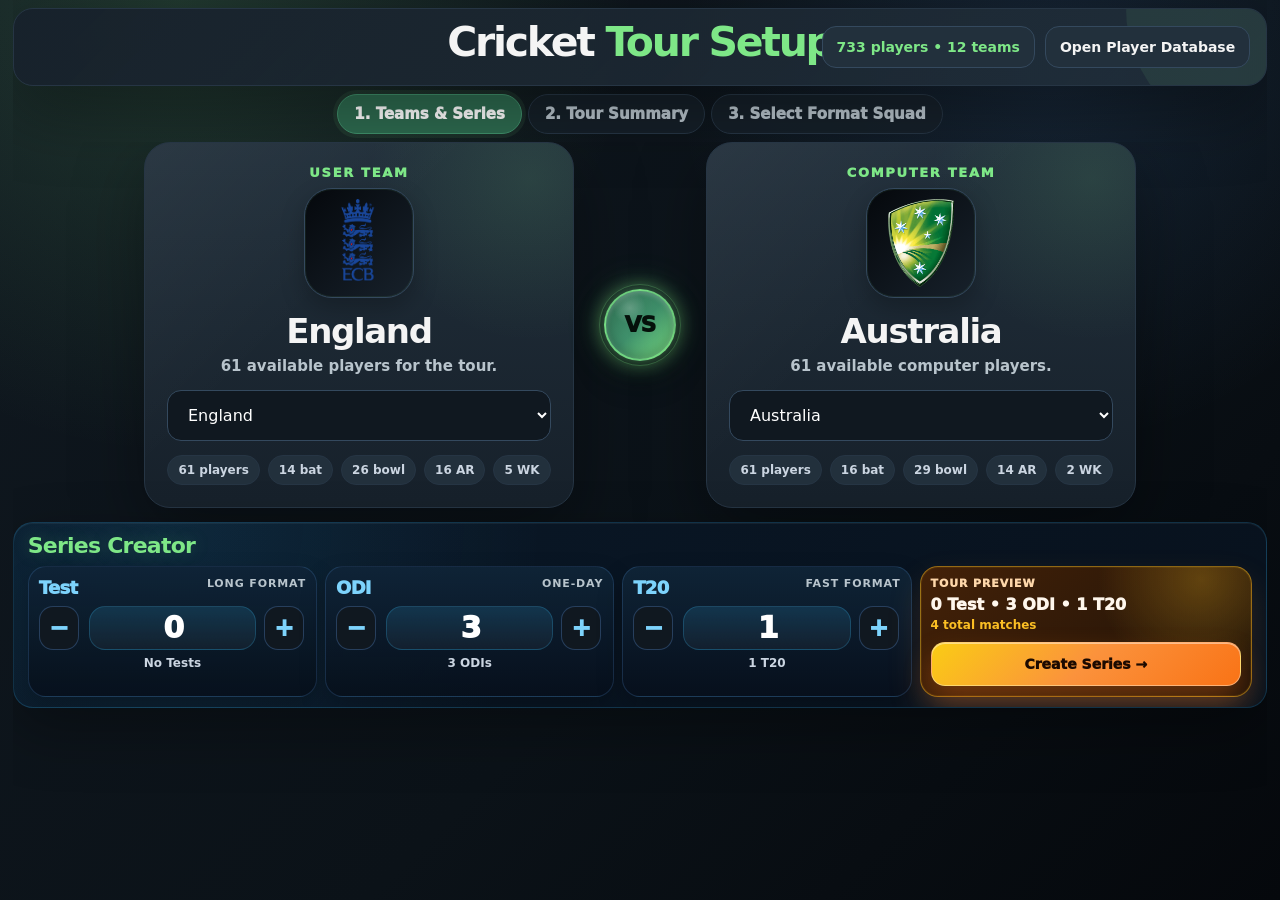
<file: index.html>
<!DOCTYPE html>
<html lang="en">
<head>
  <meta charset="UTF-8" />
  <meta name="viewport" content="width=device-width, initial-scale=1, viewport-fit=cover" />
  <meta name="apple-mobile-web-app-capable" content="yes" />
  <meta name="mobile-web-app-capable" content="yes" />
  <meta name="theme-color" content="#061018" />
  <title>Cricket Tour Setup - JSON Ready</title>
  <link rel="stylesheet" href="tour.css?v=1050" />
  <link rel="stylesheet" href="mobile-iphone15pro.css?v=6" />
</head>
<body class="app-loading main-page">
  <main class="page">
    <section class="hero">
      <div>
        <h1 class="main-hero-title">Cricket <span>Tour Setup</span></h1>
      </div>

      <div class="hero-tools">
        <div class="database-row">
          <div class="database-pill" id="databaseCount">Looking for JSON...</div>

          <button 
            type="button" 
            class="secondary compact page-link" 
            onclick="window.location.href='player-database.html'"
          >
            Open Player Database
          </button>
        </div>

        <div class="data-source" id="dataSource">
          Put data/players.json inside this frontend folder.
        </div>

        <input 
          type="file" 
          id="jsonFileInput" 
          accept="application/json,.json" 
          hidden 
          onchange="handleJsonUpload(event)"
        >
      </div>
    </section>

    <nav class="steps" aria-label="Tour setup steps">
      <span class="step active" id="stepSetup">1. Teams & Series</span>
      <span class="step" id="stepSummary">2. Tour Summary</span>
      <span class="step" id="stepSquad">3. Select Format Squad</span>
    </nav>

    <section class="screen active" id="setupScreen">
      <div class="team-grid">
        <article class="team-card" id="userTeamCard">
          <div class="team-card-inner">
            <div class="team-label">User Team</div>

            <div class="logo-frame">
              <img id="userLogo" alt="User team official cricket logo">
              <div class="logo-fallback" id="userFallback"></div>
            </div>

            <h2 id="userTeamName">Choose Team</h2>
            <p id="userTeamDetails">Select your national team for the tour.</p>
            <select id="userTeamSelect"></select>
            <div class="team-stats" id="userTeamStats"></div>
          </div>
        </article>

        <div class="vs-card"><span>VS</span></div>

        <article class="team-card"  id="computerTeamCard">
          <div class="team-card-inner">
            <div class="team-label">Computer Team</div>

            <div class="logo-frame">
              <img id="computerLogo" alt="Computer team official cricket logo">
              <div class="logo-fallback" id="computerFallback"></div>
            </div>

            <h2 id="computerTeamName">Choose Team</h2>
            <p id="computerTeamDetails">Select the computer opponent.</p>
            <select id="computerTeamSelect"></select>
            <div class="team-stats" id="computerTeamStats"></div>
          </div>
        </article>
      </div>

      <section class="panel series-panel">
        <h2>Series Creator</h2>

        <div class="series-grid series-counter-grid">
          <input type="hidden" id="tests" value="0">
          <input type="hidden" id="odis" value="3">
          <input type="hidden" id="t20s" value="1">

          <div class="counter-card test-counter">
            <div class="counter-top">
              <span>Test</span>
              <small>Long Format</small>
            </div>

            <div class="counter-control">
              <button type="button" onclick="changeSeriesCount('tests', -1)">−</button>
              <strong id="testsCount">0</strong>
              <button type="button" onclick="changeSeriesCount('tests', 1)">+</button>
            </div>

            <div class="counter-bottom" id="testsLabel">No Tests</div>
          </div>

          <div class="counter-card odi-counter">
            <div class="counter-top">
              <span>ODI</span>
              <small>One-Day</small>
            </div>

            <div class="counter-control">
              <button type="button" onclick="changeSeriesCount('odis', -1)">−</button>
              <strong id="odisCount">3</strong>
              <button type="button" onclick="changeSeriesCount('odis', 1)">+</button>
            </div>

            <div class="counter-bottom" id="odisLabel">3 ODIs</div>
          </div>

          <div class="counter-card t20-counter">
            <div class="counter-top">
              <span>T20</span>
              <small>Fast Format</small>
            </div>

            <div class="counter-control">
              <button type="button" onclick="changeSeriesCount('t20s', -1)">−</button>
              <strong id="t20sCount">1</strong>
              <button type="button" onclick="changeSeriesCount('t20s', 1)">+</button>
            </div>

            <div class="counter-bottom" id="t20sLabel">1 T20</div>
          </div>

          <div class="series-create-card">
            <div>
              <span class="series-preview-label">Tour Preview</span>
              <strong id="seriesPreviewText">0 Test • 3 ODI • 1 T20</strong>
              <small id="seriesTotalText">4 total matches</small>
            </div>

            <button type="button" onclick="createSeries()">Create Series</button>
          </div>

          <div id="setupMsg" class="message error"></div>
        </div>
      </section>
    </section>

    <section class="screen" id="squadScreen">
      <button type="button" onclick="testComputerSquadPick()">
        Test Computer Squad Pick
      </button>

      <pre id="computerSquadTestOut"></pre>
      <div class="topline squad-mobile-header-row">
        <div class="squad-title-wrap">
          <h2 id="formatSquadTitle">Select Format Squad</h2>
        </div>

        <button type="button" id="squadPanelToggle" class="squad-panel-toggle" onclick="toggleSquadSidePanel()" aria-expanded="true">Hide</button>
        <button class="secondary squad-back-setup-btn" onclick="showScreen('setup')">Back to Setup</button>
      </div>

      <section class="panel">
        <div class="squad-layout">
          <aside class="side-panel">
            <h3>Squad Rules</h3>
            <div class="chip-list">
              <div class="chip" id="selectedChip"><span>Selected</span><b>0</b></div>
              <div class="chip warn"><span>Minimum</span><b>12</b></div>
              <div class="chip good"><span>Maximum</span><b>18</b></div>
              <div class="chip" id="availableChip"><span>Available</span><b>0</b></div>
            </div>

            <div class="filters">
              <input type="text" id="searchBox" placeholder="Search player..." oninput="renderPlayerTable()">

              <select id="roleFilter" onchange="renderPlayerTable()">
                <option value="all">All roles</option>
                <option value="batsman">Batsmen</option>
                <option value="bowler">Bowlers</option>
                <option value="all-rounder">All-rounders</option>
                <option value="wicket-keeper">Wicket-keepers</option>
              </select>

              <button type="button" class="auto-user-squad-btn" onclick="autoPickUserSquad()">
                Auto Pick Squad
              </button>
            </div>

            <div class="actions">
              <button id="summaryBtn" onclick="finishSquad()" disabled>Save Squad</button>
              <button class="secondary" onclick="clearSquad()">Clear</button>
            </div>

            <div id="squadMsg" class="message error"></div>
          </aside>

          <div class="table-card">
            <table class="squad-table">
              <thead>
                <tr>
                  <th class="select-cell">Pick</th>

                  <th>
                    <button class="squad-sort-btn" data-squad-sort="name">
                      Player <span class="squad-sort-icon">↕</span>
                    </button>
                  </th>

                  <th>
                    <button class="squad-sort-btn" data-squad-sort="role">
                      Role <span class="squad-sort-icon">↕</span>
                    </button>
                  </th>

                  <th>
                    <button class="squad-sort-btn" data-squad-sort="batting">
                      Bat <span class="squad-sort-icon">↕</span>
                    </button>
                  </th>

                  <th>
                    <button class="squad-sort-btn" data-squad-sort="bowling">
                      Bowl <span class="squad-sort-icon">↕</span>
                    </button>
                  </th>

                  <th>
                    <button class="squad-sort-btn" data-squad-sort="fielding">
                      Field <span class="squad-sort-icon">↕</span>
                    </button>
                  </th>

                  <th>
                    <button class="squad-sort-btn" data-squad-sort="stamina">
                      Stamina <span class="squad-sort-icon">↕</span>
                    </button>
                  </th>

                  <th>
                    <button class="squad-sort-btn" data-squad-sort="fitness">
                      Fitness <span class="squad-sort-icon">↕</span>
                    </button>
                  </th>

                  <th>
                    <button class="squad-sort-btn" data-squad-sort="batStyle">
                      Bat Style <span class="squad-sort-icon">↕</span>
                    </button>
                  </th>

                  <th>
                    <button class="squad-sort-btn" data-squad-sort="bowlStyle">
                      Bowl Style <span class="squad-sort-icon">↕</span>
                    </button>
                  </th>
                </tr>
              </thead>

              <tbody id="playersTbody"></tbody>
            </table>
          </div>
        </div>
      </section>
    </section>

    <section class="screen" id="summaryScreen">
      <div class="schedule-page-header">
        <div>
          <h2>Tour Schedule</h2>
          <p id="scheduleSubTitle">Generated tour fixtures from your selected teams and formats.</p>
        </div>

        <div class="schedule-actions">
          <button class="secondary" onclick="showScreen('setup')">Back to setup</button>
          <button onclick="copyJson()">Copy Tour JSON</button>
          <button class="secondary" onclick="resetAll()">Start Over</button>
        </div>
      </div>

      <div class="tour-overview-card schedule-overview-outside">
        <div>
          <span class="overview-label">Tour</span>
          <h3 id="tourName">Tour Name</h3>
        </div>

        <div class="tour-overview-stats">
          <span id="tourTeamSummary">Teams</span>
          <span id="tourMatchSummary">Matches</span>
          <span id="tourSquadSummary">Squads</span>
        </div>
      </div>

      <section class="schedule-shell">
        <div id="scheduleList" class="schedule-list"></div>

        <details class="json-details">
          <summary>Saved Tour JSON</summary>
          <pre id="jsonOut"></pre>
        </details>

        <div id="copyMsg" class="message"></div>
      </section>
    </section>
  </main>

  <script src="tour.js?v=1050"></script>

  <script>
    function toggleSquadSidePanel() {
      const hidden = document.body.classList.toggle("squad-side-hidden");
      const btn = document.getElementById("squadPanelToggle");
      if (btn) {
        btn.textContent = hidden ? "Show" : "Hide";
        btn.setAttribute("aria-expanded", String(!hidden));
      }
    }
  </script>
  <script src="mobile-viewport.js?v=3"></script>
</body>
</html>
</file>
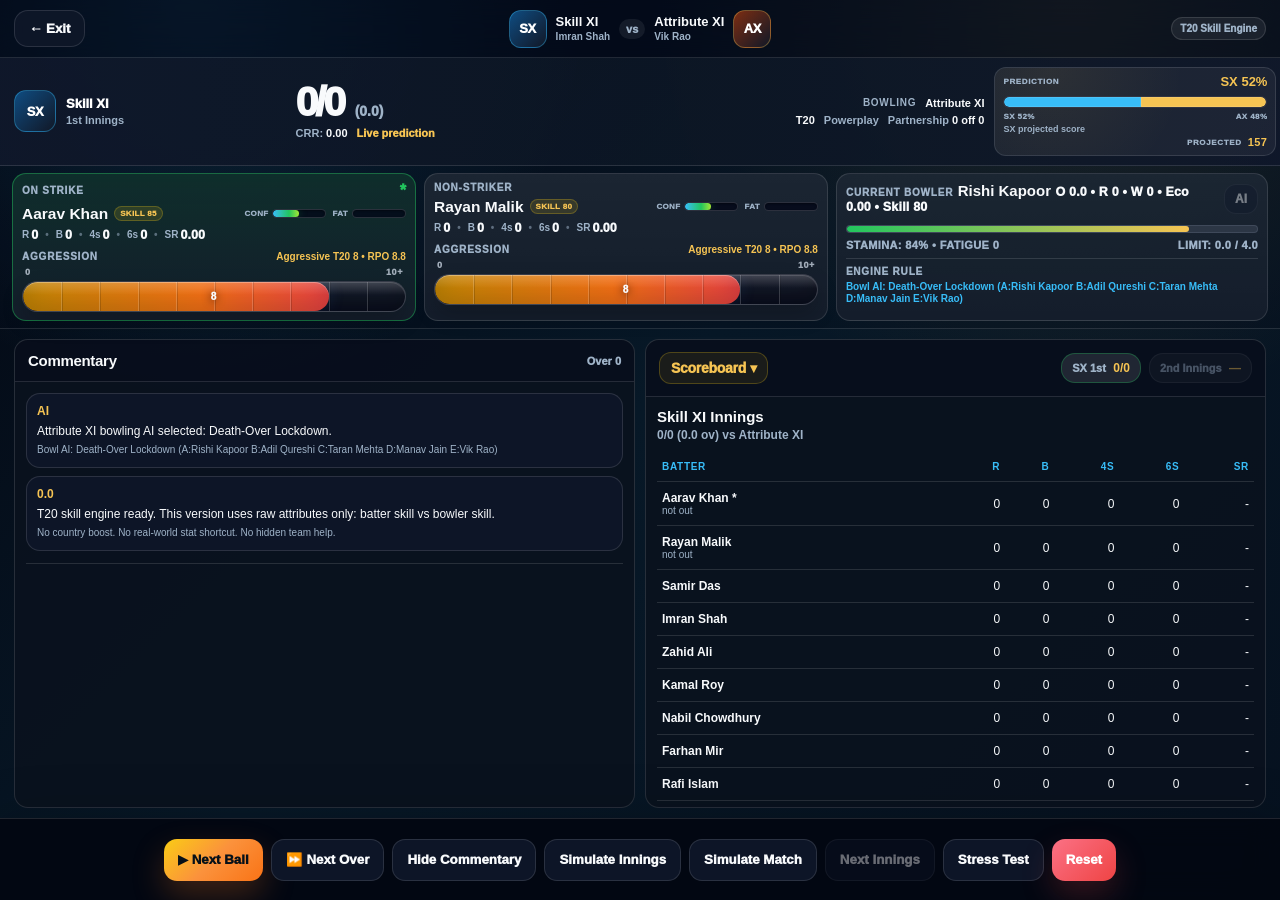
<file: match-center.html>
<html lang="en"><head>
  <meta charset="UTF-8">
  <meta name="viewport" content="width=device-width, initial-scale=1, maximum-scale=1, minimum-scale=1, user-scalable=no, viewport-fit=cover">
  <meta name="theme-color" content="#030712">
  <title>T20 Skill Match Center - Ultra RPO + Current Over</title>
  <style>
    :root {
      --bg: #030712;
      --panel: rgba(10, 18, 30, 0.90);
      --panel-strong: rgba(12, 22, 36, 0.96);
      --panel-soft: rgba(255, 255, 255, 0.055);
      --line: rgba(255, 255, 255, 0.12);
      --line-strong: rgba(148, 163, 184, 0.28);
      --text: #f8fafc;
      --muted: #9fb3c8;
      --blue: #38bdf8;
      --green: #22c55e;
      --gold: #f6c453;
      --orange: #fb923c;
      --red: #fb7185;
      --purple: #c084fc;
      --shadow: 0 24px 70px rgba(0, 0, 0, 0.42);
      --radius-lg: 22px;
      --radius-md: 16px;
      --bottom-bar-h: 82px;
    }

    * { box-sizing: border-box; }

    html, body, button, a, input, select, textarea {
      touch-action: manipulation;
      -webkit-tap-highlight-color: transparent;
    }

    html {
      -webkit-text-size-adjust: 100%;
      text-size-adjust: 100%;
      overscroll-behavior: none;
    }

    html, body {
      margin: 0;
      min-height: 100%;
      color: var(--text);
      font-family: Arial, Helvetica, sans-serif;
      background:
        radial-gradient(circle at 15% 0%, rgba(56, 189, 248, 0.18), transparent 28%),
        radial-gradient(circle at 84% 0%, rgba(246, 196, 83, 0.12), transparent 30%),
        linear-gradient(135deg, #030712, #071827 48%, #06111f);
    }

    body { overflow: hidden; }

    button {
      border: 0;
      cursor: pointer;
      font-weight: 950;
      border-radius: 14px;
      padding: 10px 14px;
      color: #061018;
      background: linear-gradient(135deg, #facc15, #fb923c, #f97316);
      box-shadow: 0 14px 32px rgba(249, 115, 22, 0.25);
      transition: transform 0.12s ease, filter 0.12s ease, background 0.12s ease;
      white-space: nowrap;
    }

    button:hover { transform: translateY(-1px); filter: brightness(1.05); }
    button:disabled { opacity: 0.42; cursor: not-allowed; transform: none; filter: none; }

    button.secondary {
      background: rgba(15, 23, 42, 0.92);
      color: var(--text);
      border: 1px solid var(--line);
      box-shadow: none;
    }

    button.danger {
      background: linear-gradient(135deg, #fb7185, #ef4444);
      color: #fff;
      box-shadow: 0 14px 32px rgba(239, 68, 68, 0.22);
    }

    .match-page {
      height: 100vh;
      height: 100dvh;
      min-height: 0;
      padding: 0 0 var(--bottom-bar-h);
      display: grid;
      grid-template-rows: auto auto auto minmax(0, 1fr);
      gap: 0;
      overflow: hidden;
    }

    .match-header {
      min-height: 58px;
      display: grid;
      grid-template-columns: minmax(110px, 1fr) auto minmax(110px, 1fr);
      align-items: center;
      gap: 12px;
      padding: 9px 14px;
      border-bottom: 1px solid var(--line);
      background: rgba(2, 6, 23, 0.56);
      backdrop-filter: blur(14px);
    }

    .header-left, .header-actions {
      display: flex;
      align-items: center;
      gap: 8px;
      min-width: 0;
    }

    .header-actions { justify-content: flex-end; }

    .teams-vs {
      display: flex;
      align-items: center;
      justify-content: center;
      gap: 9px;
      min-width: 0;
    }

    .team-pill {
      display: flex;
      align-items: center;
      gap: 9px;
      min-width: 0;
    }

    .team-pill.away { flex-direction: row-reverse; }

    .badge {
      width: 38px;
      height: 38px;
      border-radius: 12px;
      display: grid;
      place-items: center;
      font-size: 13px;
      font-weight: 1000;
      color: #fff;
      background: linear-gradient(135deg, #0f4c81, #111827);
      border: 1px solid rgba(56, 189, 248, 0.38);
      flex: 0 0 auto;
      letter-spacing: -0.03em;
    }

    #teamBBadge, #scoreBowlingBadge { background: linear-gradient(135deg, #7c2d12, #111827); border-color: rgba(246, 196, 83, 0.34); }

    .team-pill strong {
      display: block;
      max-width: 170px;
      overflow: hidden;
      white-space: nowrap;
      text-overflow: ellipsis;
      font-size: 13px;
      line-height: 1.05;
    }

    .team-pill span {
      display: block;
      margin-top: 3px;
      color: var(--muted);
      font-size: 10px;
      font-weight: 850;
      overflow: hidden;
      white-space: nowrap;
      text-overflow: ellipsis;
      max-width: 190px;
    }

    .vs-label {
      color: var(--muted);
      font-size: 11px;
      font-weight: 1000;
      padding: 4px 7px;
      border-radius: 999px;
      background: rgba(255,255,255,0.07);
    }

    .scorebar {
      min-height: 82px;
      display: grid;
      grid-template-columns: minmax(190px, 0.9fr) minmax(240px, 1.25fr) minmax(230px, 1fr) minmax(260px, 0.9fr);
      gap: 10px;
      align-items: center;
      padding: 9px 14px;
      border-bottom: 1px solid var(--line);
      background:
        linear-gradient(90deg, rgba(15, 23, 42, 0.92), rgba(12, 22, 36, 0.92), rgba(15, 23, 42, 0.92));
    }

    .score-team-block,
    .score-center-block,
    .score-meta-block {
      min-width: 0;
      display: flex;
      align-items: center;
      gap: 10px;
    }

    .score-center-block { display: grid; gap: 5px; justify-items: start; }
    .score-meta-block { display: grid; gap: 5px; justify-items: end; text-align: right; }
    .score-badge { width: 42px; height: 42px; }

    .score-team-name { font-weight: 1000; font-size: 13px; color: #fff; }
    .score-subline { margin-top: 3px; color: var(--muted); font-size: 11px; font-weight: 850; }

    .score-main {
      display: flex;
      align-items: baseline;
      gap: 12px;
      margin: 0;
      flex-wrap: wrap;
    }

    .runs {
      font-size: clamp(1.8rem, 3.2vw, 3rem);
      line-height: 0.92;
      font-weight: 1000;
      letter-spacing: -0.08em;
      color: #f8fafc;
    }

    .overs {
      color: var(--muted);
      font-size: 14px;
      font-weight: 950;
      padding: 0;
    }

    .score-micro-row,
    .score-metrics-inline,
    .score-bowling-team {
      display: flex;
      align-items: center;
      gap: 9px;
      color: var(--muted);
      font-size: 11px;
      font-weight: 850;
      flex-wrap: wrap;
    }

    .score-micro-row b, .score-metrics-inline b, .score-bowling-team b { color: var(--text); }

    .score-current-over {
      display: inline-flex;
      align-items: center;
      gap: 7px;
      margin-left: 10px;
      padding-left: 12px;
      border-left: 1px solid rgba(148, 163, 184, 0.22);
      white-space: nowrap;
    }

    .score-current-over em {
      font-style: normal;
      color: var(--muted);
      font-size: 9px;
      font-weight: 1000;
      text-transform: uppercase;
      letter-spacing: 0.08em;
    }

    .score-over-chip-row {
      display: inline-flex;
      align-items: center;
      gap: 4px;
      min-height: 22px;
    }

    .score-over-chip-row .ball-chip {
      width: 22px;
      height: 22px;
      font-size: 10px;
      box-shadow: 0 6px 14px rgba(0,0,0,0.20);
    }

    .score-over-chip-row .ball-chip.four {
      background: linear-gradient(180deg, rgba(125, 211, 252, 0.30), rgba(56, 189, 248, 0.13));
      color: #bae6fd;
      border-color: rgba(125, 211, 252, 0.52);
    }

    .score-over-chip-row .ball-chip.six {
      background: linear-gradient(180deg, rgba(216, 180, 254, 0.33), rgba(126, 34, 206, 0.20));
      color: #f3e8ff;
      border-color: rgba(216, 180, 254, 0.56);
    }

    .score-over-chip-row .ball-chip.wicket {
      background: linear-gradient(180deg, rgba(248, 113, 113, 0.36), rgba(127, 29, 29, 0.24));
      color: #fff1f2;
      border-color: rgba(248, 113, 113, 0.65);
    }

    .score-over-chip-row .ball-chip.wide,
    .score-over-chip-row .ball-chip.noBall {
      background: linear-gradient(180deg, rgba(251, 191, 36, 0.30), rgba(180, 83, 9, 0.16));
      color: #fef3c7;
      border-color: rgba(251, 191, 36, 0.50);
    }

    .score-over-chip-row .ball-chip.bye {
      background: linear-gradient(180deg, rgba(148, 163, 184, 0.26), rgba(51, 65, 85, 0.16));
      color: #f1f5f9;
      border-color: rgba(148, 163, 184, 0.48);
    }

    .score-over-chip-row .ball-chip.legBye {
      background: linear-gradient(180deg, rgba(45, 212, 191, 0.26), rgba(13, 148, 136, 0.16));
      color: #ccfbf1;
      border-color: rgba(45, 212, 191, 0.46);
    }

    @media (max-width: 640px) {
      .score-current-over {
        margin-left: 0;
        padding-left: 0;
        border-left: 0;
        flex-basis: 100%;
        justify-content: flex-start;
      }
    }

    #rrrWrap { color: var(--gold2); font-weight: 1000; }
    #rrrWrap b { color: #fff7ed; }
    .score-bowling-team { justify-content: flex-end; }
    .score-bowling-team span { text-transform: uppercase; letter-spacing: 0.07em; font-size: 10px; }

    #targetPill {
      color: var(--gold);
      font-weight: 1000;
    }

    .prediction-row {
      min-width: 282px;
      display: grid;
      grid-template-columns: minmax(0, 1fr);
      gap: 6px;
    }

    .prediction-tile {
      border-radius: 12px;
      background: rgba(255,255,255,0.055);
      border: 1px solid var(--line);
      padding: 7px 8px;
      min-width: 0;
      overflow: hidden;
      position: relative;
    }

    .prediction-tile::before {
      content: "";
      position: absolute;
      inset: 0;
      pointer-events: none;
      opacity: 0.45;
      background: radial-gradient(circle at 20% 0%, rgba(246, 196, 83, 0.17), transparent 55%);
    }

    .prediction-tile span {
      position: relative;
      display: block;
      color: var(--muted);
      font-size: 8px;
      font-weight: 1000;
      text-transform: uppercase;
      letter-spacing: 0.08em;
      overflow: hidden;
      white-space: nowrap;
      text-overflow: ellipsis;
    }

    .prediction-tile b {
      position: relative;
      display: block;
      margin-top: 3px;
      font-size: 14px;
      color: var(--gold);
      overflow: hidden;
      white-space: nowrap;
      text-overflow: ellipsis;
      line-height: 1.05;
    }

    .prediction-main b { color: #f8fafc; }

    .prediction-topline {
      position: relative;
      display: flex;
      align-items: center;
      justify-content: space-between;
      gap: 10px;
    }

    .prediction-topline span,
    .prediction-topline b {
      margin: 0;
      min-width: 0;
    }

    .prediction-topline b {
      text-align: right;
      color: var(--gold);
      font-size: 13px;
    }

    .prediction-context-inline {
      position: relative;
      display: flex;
      align-items: center;
      justify-content: flex-end;
      gap: 6px;
      margin-top: 3px;
      color: var(--muted);
      font-size: 8px;
      font-weight: 1000;
      text-transform: uppercase;
      letter-spacing: 0.06em;
    }

    .prediction-context-inline b {
      display: inline;
      margin: 0;
      color: var(--gold);
      font-size: 11px;
      line-height: 1;
    }

    .prediction-tile em {
      position: relative;
      display: block;
      margin-top: 3px;
      color: var(--muted);
      font-size: 9px;
      font-style: normal;
      font-weight: 800;
      overflow: hidden;
      white-space: nowrap;
      text-overflow: ellipsis;
    }

    .prediction-winbar {
      position: relative;
      display: flex;
      width: 100%;
      height: 12px;
      margin-top: 7px;
      padding: 0;
      border-radius: 999px;
      border: 1px solid rgba(255,255,255,0.16);
      background: rgba(2, 6, 23, 0.72);
      overflow: hidden;
      box-shadow: inset 0 1px 0 rgba(255,255,255,0.08);
    }

    .prediction-winbar i {
      display: block;
      height: 100%;
      min-width: 0;
      width: auto !important;
      flex: 0 0 50%;
      border-radius: 0;
      transition: flex-basis .18s ease, filter .18s ease;
    }

    .prediction-user-fill {
      background: var(--team-a-color, #38bdf8);
      box-shadow: inset 0 0 0 1px rgba(255,255,255,0.10);
    }

    .prediction-comp-fill {
      background: var(--team-b-color, #f6c453);
      box-shadow: inset 0 0 0 1px rgba(255,255,255,0.10);
    }

    .prediction-user-fill:first-child { border-radius: 999px 0 0 999px; }
    .prediction-comp-fill:last-child { border-radius: 0 999px 999px 0; }

    .prediction-bar-labels {
      position: relative;
      display: flex;
      justify-content: space-between;
      gap: 8px;
      margin-top: 4px;
    }

    .prediction-bar-labels small {
      min-width: 0;
      color: var(--muted);
      font-size: 8px;
      font-weight: 950;
      text-transform: uppercase;
      letter-spacing: 0.05em;
      white-space: nowrap;
      overflow: hidden;
      text-overflow: ellipsis;
    }

    .live-strip {
      min-height: 112px;
      display: grid;
      grid-template-columns: minmax(0, 0.86fr) minmax(0, 0.86fr) minmax(292px, 0.92fr);
      gap: 8px;
      padding: 7px 12px;
      border-bottom: 1px solid var(--line);
      background: rgba(2, 6, 23, 0.20);
    }

    .player-live-card, .current-bowler-box {
      padding: 8px 9px;
      border-radius: 14px;
      background:
        linear-gradient(180deg, rgba(255,255,255,0.065), rgba(255,255,255,0.035)),
        var(--panel-strong);
      border: 1px solid var(--line);
      min-width: 0;
      box-shadow: none;
    }

    .player-live-card {
      display: flex;
      flex-direction: column;
      gap: 4px;
    }

    .player-live-card.striker {
      border-color: rgba(34,197,94,0.46);
      background:
        linear-gradient(180deg, rgba(34,197,94,0.14), rgba(255,255,255,0.035)),
        var(--panel-strong);
    }

    .label, .current-bowler-box span, .intent-head span {
      color: var(--muted);
      font-size: 10px;
      font-weight: 1000;
      text-transform: uppercase;
      letter-spacing: 0.08em;
    }

    .player-live-card h3, .current-bowler-box strong {
      margin: 2px 0 0;
      font-size: 15px;
      line-height: 1.05;
      overflow: hidden;
      white-space: nowrap;
      text-overflow: ellipsis;
    }

    .player-live-card p {
      margin: 2px 0 0;
      color: var(--muted);
      font-size: 10px;
      font-weight: 850;
      line-height: 1.15;
    }

    .batter-name-line {
      display: flex;
      align-items: center;
      justify-content: space-between;
      gap: 8px;
      margin-top: 2px;
      min-width: 0;
    }

    .batter-name-wrap {
      display: flex;
      align-items: center;
      gap: 6px;
      min-width: 0;
      flex: 1 1 auto;
    }

    .batter-name-line h3 {
      margin: 0;
      min-width: 0;
      font-size: 15.5px;
      line-height: 1.05;
    }

    .batter-skill-chip {
      flex: 0 0 auto;
      padding: 2px 5px;
      border-radius: 999px;
      background: rgba(250, 204, 21, 0.13);
      border: 1px solid rgba(250, 204, 21, 0.24);
      color: var(--gold);
      font-size: 8px;
      font-weight: 1000;
      text-transform: uppercase;
      letter-spacing: 0.04em;
      white-space: nowrap;
    }

    .batter-mini-bars {
      display: flex;
      align-items: center;
      justify-content: flex-end;
      gap: 6px;
      flex: 0 0 auto;
      min-width: 150px;
    }

    .batter-mini-meter {
      display: grid;
      grid-template-columns: auto 54px;
      align-items: center;
      gap: 4px;
      color: var(--muted);
      font-size: 8px;
      font-weight: 1000;
      text-transform: uppercase;
      letter-spacing: 0.04em;
    }

    .batter-mini-meter i {
      display: block;
      width: 54px;
      height: 9px;
      border-radius: 999px;
      background: rgba(2, 6, 23, 0.76);
      border: 1px solid rgba(255,255,255,0.15);
      overflow: hidden;
      box-shadow: inset 0 1px 2px rgba(0,0,0,0.35);
    }

    .batter-mini-meter b {
      display: block;
      height: 100%;
      width: 50%;
      border-radius: 999px;
      transition: width .18s ease;
    }

    .confidence-fill {
      background: linear-gradient(90deg, #38bdf8 0%, #22c55e 62%, #a3e635 100%);
      box-shadow: 0 0 10px rgba(34,197,94,0.30);
    }

    .fatigue-fill {
      background: linear-gradient(90deg, #22c55e 0%, #facc15 54%, #fb7185 100%);
      box-shadow: 0 0 10px rgba(251,146,60,0.24);
    }

    .batter-stat-grid {
      display: flex;
      align-items: center;
      gap: 7px;
      white-space: nowrap;
      overflow: hidden;
      font-size: 12px;
      line-height: 1.25;
    }

    .batter-stat-grid span {
      min-width: 0;
      display: inline-flex;
      align-items: center;
      gap: 2px;
      color: var(--muted);
      white-space: nowrap;
    }

    .batter-stat-grid span:not(:last-child)::after {
      content: "•";
      margin-left: 5px;
      color: rgba(159,179,200,0.52);
      font-weight: 900;
    }

    .batter-stat-grid b {
      color: var(--text);
      font-size: 12.5px;
      font-weight: 1000;
    }

    #currentBowlerFigures {
      margin-top: 4px;
      color: var(--text);
      font-size: 12.5px;
      font-weight: 1000;
      line-height: 1.25;
      letter-spacing: 0.015em;
      text-transform: none;
    }

    #currentBowlerStamina,
    #currentBowlerLimit {
      font-size: 11px;
      font-weight: 950;
      letter-spacing: 0.035em;
    }

    .live-card-top, .bowler-card-main, .bowler-small-row, .intent-head {
      display: flex;
      align-items: center;
      justify-content: space-between;
      gap: 8px;
    }

    .strike-star { color: var(--green); font-weight: 1000; }
    .small-action-btn { padding: 7px 10px; border-radius: 12px; font-size: 12px; }

    .batter-intent-control { margin-top: 5px; display: grid; gap: 5px; }
    .intent-head b { color: var(--gold); font-size: 10px; white-space: nowrap; }

    .aggression-scale {
      display: flex;
      align-items: center;
      justify-content: space-between;
      padding: 0 3px;
      margin-bottom: -1px;
      font-size: 9px;
      font-weight: 1000;
      letter-spacing: 0.06em;
      color: rgba(203,213,225,0.78);
    }

    .compact-intents.aggression-pill {
      --agg-pct: 0%;
      position: relative;
      height: 31px;
      width: 100%;
      overflow: hidden;
      border-radius: 999px;
      border: 1px solid rgba(255,255,255,0.18);
      background:
        linear-gradient(180deg, rgba(255,255,255,0.08), rgba(255,255,255,0.02)),
        rgba(2, 6, 23, 0.76);
      box-shadow:
        inset 0 1px 0 rgba(255,255,255,0.12),
        inset 0 -11px 22px rgba(0,0,0,0.28),
        0 10px 22px rgba(0,0,0,0.20);
      cursor: pointer;
      touch-action: manipulation;
      user-select: none;
      -webkit-user-select: none;
    }

    .compact-intents.aggression-pill:focus-visible {
      outline: 2px solid rgba(246,196,83,0.72);
      outline-offset: 3px;
    }

    .aggression-pill-fill {
      position: absolute;
      inset: 0 auto 0 0;
      width: var(--agg-pct);
      border-radius: inherit;
      transition: width .16s ease, background .16s ease, filter .16s ease;
      box-shadow:
        inset 0 1px 0 rgba(255,255,255,0.30),
        inset 0 -12px 24px rgba(0,0,0,0.18),
        0 0 18px rgba(59,130,246,0.13);
    }

    .compact-intents.aggression-pill[data-zone="none"] .aggression-pill-fill {
      background: transparent;
      box-shadow: none;
    }

    .compact-intents.aggression-pill[data-zone="defensive"] .aggression-pill-fill {
      background: linear-gradient(90deg, #075985 0%, #0284c7 50%, #38bdf8 100%);
    }

    .compact-intents.aggression-pill[data-zone="balanced"] .aggression-pill-fill {
      background: linear-gradient(90deg, #166534 0%, #16a34a 55%, #84cc16 100%);
    }

    .compact-intents.aggression-pill[data-zone="aggressive"] .aggression-pill-fill {
      background: linear-gradient(90deg, #ca8a04 0%, #f97316 58%, #ef4444 100%);
    }

    .compact-intents.aggression-pill[data-zone="ultra"] .aggression-pill-fill {
      background: linear-gradient(90deg, #dc2626 0%, #db2777 52%, #7c3aed 100%);
      box-shadow:
        inset 0 1px 0 rgba(255,255,255,0.30),
        inset 0 -12px 24px rgba(0,0,0,0.20),
        0 0 20px rgba(219,39,119,0.20);
    }

    .aggression-pill-grid {
      position: absolute;
      inset: 0;
      display: grid;
      grid-template-columns: repeat(10, 1fr);
      pointer-events: none;
      z-index: 2;
    }

    .aggression-pill-grid i {
      display: block;
      border-left: 1px solid rgba(255,255,255,0.18);
      box-shadow: inset 1px 0 0 rgba(0,0,0,0.16);
    }

    .aggression-pill-grid i:first-child { border-left: 0; }

    .aggression-pill-gloss {
      position: absolute;
      left: 0;
      right: 0;
      top: 0;
      height: 45%;
      border-radius: 999px 999px 40% 40%;
      background: linear-gradient(180deg, rgba(255,255,255,0.18), rgba(255,255,255,0.00));
      z-index: 3;
      pointer-events: none;
    }

    .aggression-pill-value {
      position: absolute;
      inset: 0;
      display: flex;
      align-items: center;
      justify-content: center;
      z-index: 4;
      pointer-events: none;
      font-size: 10px;
      font-weight: 1000;
      letter-spacing: 0.08em;
      color: #f8fafc;
      text-shadow: 0 1px 8px rgba(0,0,0,0.72);
    }

    .compact-intents.aggression-pill[data-zone="none"] .aggression-pill-value {
      color: rgba(203,213,225,0.72);
    }

    .batter-intent-control.locked {
      display: none;
    }

    .bowler-meter {
      height: 8px;
      margin: 9px 0 6px;
      background: rgba(148, 163, 184, 0.16);
      border: 1px solid rgba(148, 163, 184, 0.18);
      border-radius: 999px;
      overflow: hidden;
    }

    .bowler-meter-fill {
      height: 100%;
      width: 100%;
      border-radius: 999px;
      background: linear-gradient(90deg, #22c55e, #f6c453);
      transition: width 0.25s ease;
    }

    .bowler-plan-box {
      margin-top: 7px;
      padding-top: 7px;
      border-top: 1px solid var(--line);
    }

    .bowler-plan-box strong {
      color: var(--blue);
      line-height: 1.25;
      font-size: 10px;
      white-space: normal;
      display: block;
      margin-top: 4px;
    }

    .main-match-grid {
      min-height: 0;
      display: grid;
      grid-template-columns: minmax(0, 1fr) minmax(0, 1fr);
      gap: 10px;
      padding: 10px 14px;
    }

    .main-match-grid.commentary-hidden {
      grid-template-columns: minmax(0, 1fr);
    }

    .main-match-grid.commentary-hidden .commentary-panel {
      display: none;
    }

    .card {
      background: var(--panel);
      border: 1px solid var(--line);
      border-radius: 14px;
      box-shadow: none;
      overflow: hidden;
      min-height: 0;
    }

    .commentary-panel, .scorecard-panel {
      min-height: 0;
      display: grid;
      grid-template-rows: auto minmax(0, 1fr);
    }

    .panel-head, .section-title {
      display: flex;
      justify-content: space-between;
      align-items: center;
      gap: 10px;
      padding: 12px 13px;
      border-bottom: 1px solid var(--line);
      background: rgba(2, 6, 23, 0.28);
      margin: 0;
    }

    .panel-head h3, .section-title h3 {
      margin: 0;
      font-size: 15px;
      letter-spacing: -0.02em;
    }

    .panel-head span, .section-title span {
      color: var(--muted);
      font-size: 11px;
      font-weight: 950;
    }

    .commentary-body, .scorecard-body {
      min-height: 0;
      overflow: auto;
      padding: 11px;
    }

    .commentary-list {
      display: grid;
      gap: 8px;
    }

    .commentary-item {
      background: rgba(15, 23, 42, 0.82);
      border: 1px solid var(--line);
      border-radius: 14px;
      padding: 10px;
    }

    .commentary-item.boundary { border-color: rgba(56, 189, 248, 0.38); background: rgba(56, 189, 248, 0.08); }
    .commentary-item.six { border-color: rgba(192, 132, 252, 0.44); background: rgba(192, 132, 252, 0.10); }
    .commentary-item.wicket { border-color: rgba(251, 113, 133, 0.45); background: rgba(251, 113, 133, 0.11); }

    .commentary-item strong { color: var(--gold); font-size: 12px; }
    .commentary-item p { margin: 5px 0 0; color: var(--text); font-size: 12px; line-height: 1.35; }
    .commentary-item small { display:block; margin-top: 5px; color: var(--muted); font-size: 10px; line-height: 1.25; }

    .over-timeline {
      display: flex;
      gap: 6px;
      flex-wrap: wrap;
      margin-top: 12px;
      padding-top: 12px;
      border-top: 1px solid var(--line);
    }

    .ball-chip {
      width: 30px;
      height: 30px;
      border-radius: 999px;
      display: grid;
      place-items: center;
      font-size: 12px;
      font-weight: 1000;
      background: rgba(255, 255, 255, 0.08);
      border: 1px solid var(--line);
    }

    .ball-chip.dot { color: #cbd5e1; }
    .ball-chip.one, .ball-chip.two, .ball-chip.three { color: var(--green); }
    .ball-chip.four { background: rgba(56,189,248,0.18); color: #7dd3fc; border-color: rgba(56,189,248,0.35); }
    .ball-chip.six { background: rgba(192,132,252,0.18); color: #d8b4fe; border-color: rgba(192,132,252,0.35); }
    .ball-chip.wicket { background: rgba(251,113,133,0.20); color: #fecdd3; border-color: rgba(251,113,133,0.4); }
    .ball-chip.wide, .ball-chip.noBall { background: rgba(251,191,36,0.16); color: #fde68a; border-color: rgba(251,191,36,0.34); }
    .ball-chip.bye { background: rgba(148,163,184,0.16); color: #e2e8f0; border-color: rgba(148,163,184,0.36); }
    .ball-chip.legBye { background: rgba(45,212,191,0.15); color: #99f6e4; border-color: rgba(45,212,191,0.34); }

    .scorecard-title-actions { display: flex; align-items: center; gap: 8px; }
    .innings-tab { padding: 7px 10px; font-size: 12px; box-shadow: none; background: rgba(255,255,255,0.07); color: var(--muted); border: 1px solid var(--line); }
    .innings-tab.active { color: #fff; background: rgba(255,255,255,0.10); border-color: rgba(34,197,94,0.30); }
    .innings-tab b { color: var(--gold); margin-left: 4px; }

    .scorecard-heading-line { margin-bottom: 10px; }
    .scorecard-heading-line h3 { margin: 0; font-size: 15px; }
    .scorecard-heading-line p { margin: 3px 0 0; color: var(--muted); font-size: 12px; font-weight: 850; }

    .score-table {
      width: 100%;
      border-collapse: collapse;
    }

    .score-table th, .score-table td {
      border-bottom: 1px solid var(--line);
      padding: 9px 5px;
      font-size: 12px;
      text-align: right;
      white-space: nowrap;
    }

    .score-table th:first-child, .score-table td:first-child { text-align: left; }
    .score-table th { color: var(--blue); font-size: 10px; text-transform: uppercase; letter-spacing: 0.07em; }

    .extras-total-box {
      margin-top: 11px;
      display: grid;
      gap: 7px;
      border-top: 1px solid var(--line);
      padding-top: 10px;
    }

    .extras-total-box div { display: flex; justify-content: space-between; gap: 10px; font-size: 13px; }
    .extras-total-box span { color: var(--muted); }

    .bowling-card-block { margin-top: 18px; }
    .bowling-card-block h4 { margin: 0 0 7px; color: var(--muted); font-size: 12px; font-weight: 950; }

    .debug-box {
      margin-top: 12px;
      background: rgba(0,0,0,0.24);
      border: 1px solid var(--line);
      border-radius: 14px;
      overflow: hidden;
    }

    .debug-box summary { cursor: pointer; padding: 10px; font-size: 12px; font-weight: 950; color: var(--muted); }
    #out { margin: 0; max-height: 180px; overflow: auto; padding: 10px; font-size: 11px; color: #cbd5e1; }

    .bottom-control-bar {
      position: fixed;
      left: 0;
      right: 0;
      bottom: 0;
      z-index: 50;
      min-height: var(--bottom-bar-h);
      display: flex;
      align-items: center;
      justify-content: center;
      gap: 12px;
      padding: 11px 12px;
      border-top: 1px solid var(--line);
      background: rgba(3, 7, 18, 0.94);
      backdrop-filter: blur(14px);
      box-shadow: var(--shadow);
    }

    .ball-buttons { display: flex; gap: 8px; flex-wrap: wrap; justify-content: center; }
    .ball-buttons button { min-height: 42px; border-radius: 13px; }
    #toggleCommentaryBtn.commentary-off {
      border-color: rgba(148, 163, 184, 0.20);
      color: var(--muted);
      background: rgba(15, 23, 42, 0.72);
    }



    .scoreboard-dropdown-btn {
      display: inline-flex;
      align-items: center;
      gap: 6px;
      padding: 7px 11px;
      min-height: 32px;
      border-radius: 12px;
      border: 1px solid rgba(250, 204, 21, 0.24);
      background: rgba(250, 204, 21, 0.08);
      color: var(--gold);
      box-shadow: none;
      font-size: 14px;
      font-weight: 1000;
      letter-spacing: -0.02em;
    }

    .scoreboard-hub-box {
      width: min(980px, 94vw);
      max-height: min(86vh, 760px);
      display: grid;
      grid-template-rows: auto auto minmax(0, 1fr);
      gap: 12px;
      border-radius: 22px;
      padding: 16px;
      background: linear-gradient(180deg, rgba(15, 23, 42, 0.99), rgba(2, 6, 23, 0.99));
      border: 1px solid var(--line);
      box-shadow: var(--shadow);
      position: relative;
      overflow: hidden;
    }

    .scoreboard-hub-head {
      display: flex;
      align-items: center;
      justify-content: space-between;
      gap: 12px;
      padding-right: 42px;
    }

    .scoreboard-hub-head h2 { margin: 0; color: var(--gold); font-size: 20px; letter-spacing: -0.03em; }
    .scoreboard-hub-head p { margin: 4px 0 0; color: var(--muted); font-size: 12px; font-weight: 850; }

    .scoreboard-tabbar {
      display: flex;
      gap: 7px;
      overflow-x: auto;
      padding-bottom: 2px;
      scrollbar-width: none;
    }
    .scoreboard-tabbar::-webkit-scrollbar { display: none; }
    .scoreboard-tabbar button {
      white-space: nowrap;
      min-height: 34px;
      padding: 8px 11px;
      border-radius: 999px;
      box-shadow: none;
      background: rgba(255,255,255,0.065);
      border: 1px solid var(--line);
      color: var(--muted);
      font-size: 11px;
      font-weight: 1000;
    }
    .scoreboard-tabbar button.active {
      color: #061018;
      border-color: rgba(250,204,21,0.45);
      background: linear-gradient(135deg, #facc15, #fb923c);
    }

    .scoreboard-hub-content {
      min-height: 0;
      overflow: auto;
      padding-right: 2px;
    }

    .scoreboard-toggle-row {
      display: flex;
      gap: 7px;
      flex-wrap: wrap;
      margin-bottom: 10px;
    }
    .scoreboard-toggle-row button {
      min-height: 32px;
      padding: 7px 11px;
      border-radius: 999px;
      box-shadow: none;
      border: 1px solid var(--line);
      background: rgba(255,255,255,0.06);
      color: var(--muted);
      font-size: 11px;
      font-weight: 1000;
    }
    .scoreboard-toggle-row button.active {
      color: #fff;
      border-color: rgba(56,189,248,0.45);
      background: rgba(56,189,248,0.16);
    }

    .hub-card-grid {
      display: grid;
      grid-template-columns: repeat(2, minmax(0, 1fr));
      gap: 10px;
    }
    .hub-panel-card {
      border: 1px solid var(--line);
      background: rgba(255,255,255,0.045);
      border-radius: 16px;
      overflow: hidden;
      min-width: 0;
    }
    .hub-panel-title {
      display: flex;
      justify-content: space-between;
      align-items: center;
      gap: 8px;
      padding: 10px 11px;
      background: rgba(255,255,255,0.055);
      border-bottom: 1px solid var(--line);
      font-size: 12px;
      font-weight: 1000;
      color: var(--gold);
    }
    .hub-panel-title b { color: #fff; white-space: nowrap; }
    .hub-panel-body { padding: 10px; }

    .hub-table {
      width: 100%;
      border-collapse: collapse;
    }
    .hub-table th,
    .hub-table td {
      border-bottom: 1px solid rgba(255,255,255,0.075);
      padding: 8px 5px;
      font-size: 12px;
      text-align: right;
      white-space: nowrap;
    }
    .hub-table th:first-child,
    .hub-table td:first-child { text-align: left; }
    .hub-table th { color: var(--blue); font-size: 9px; text-transform: uppercase; letter-spacing: 0.08em; }
    .hub-table td small { display: block; color: var(--muted); font-size: 10px; margin-top: 2px; white-space: normal; }

    .over-card-list { display: grid; gap: 8px; }
    .over-card {
      border: 1px solid var(--line);
      background: rgba(255,255,255,0.045);
      border-radius: 15px;
      padding: 10px;
      display: grid;
      gap: 8px;
    }
    .over-card-head {
      display: flex;
      justify-content: space-between;
      gap: 8px;
      font-size: 12px;
      font-weight: 1000;
      color: #fff;
    }
    .over-card-head span { color: var(--gold); }
    .over-card-meta {
      display: grid;
      grid-template-columns: repeat(4, minmax(0, 1fr));
      gap: 7px;
      font-size: 10px;
      color: var(--muted);
      font-weight: 900;
    }
    .over-card-meta b { display: block; margin-top: 2px; color: #f8fafc; font-size: 12px; }
    .over-ball-row { display: flex; flex-wrap: wrap; gap: 5px; }
    .over-ball-chip {
      width: 28px;
      height: 28px;
      border-radius: 999px;
      display: grid;
      place-items: center;
      border: 1px solid var(--line);
      background: rgba(255,255,255,0.08);
      font-size: 11px;
      font-weight: 1000;
    }
    .over-ball-chip.four { background: rgba(56,189,248,0.18); color: #7dd3fc; border-color: rgba(56,189,248,0.35); }
    .over-ball-chip.six { background: rgba(192,132,252,0.18); color: #d8b4fe; border-color: rgba(192,132,252,0.35); }
    .over-ball-chip.wicket { background: rgba(251,113,133,0.20); color: #fecdd3; border-color: rgba(251,113,133,0.4); }
    .over-ball-chip.wide, .over-ball-chip.noBall { background: rgba(251,191,36,0.16); color: #fde68a; border-color: rgba(251,191,36,0.34); }
    .over-ball-chip.bye { background: rgba(148,163,184,0.16); color: #e2e8f0; border-color: rgba(148,163,184,0.36); }
    .over-ball-chip.legBye { background: rgba(45,212,191,0.15); color: #99f6e4; border-color: rgba(45,212,191,0.34); }

    .chart-wrap {
      border: 1px solid var(--line);
      background: rgba(2,6,23,0.38);
      border-radius: 16px;
      padding: 10px;
      overflow: hidden;
    }
    .chart-legend {
      display: flex;
      flex-wrap: wrap;
      gap: 9px;
      margin-bottom: 8px;
      color: var(--muted);
      font-size: 11px;
      font-weight: 950;
    }
    .chart-legend i {
      display: inline-block;
      width: 10px;
      height: 10px;
      border-radius: 999px;
      margin-right: 5px;
      vertical-align: -1px;
    }
    .hub-svg { width: 100%; height: 230px; display: block; overflow: visible; }
    .hub-axis { stroke: rgba(148,163,184,0.24); stroke-width: 1; }
    .hub-grid-line { stroke: rgba(148,163,184,0.11); stroke-width: 1; }
    .hub-chart-label { fill: #94a3b8; font-size: 10px; font-weight: 900; }
    .hub-chart-value { fill: #f8fafc; font-size: 10px; font-weight: 1000; }

    .manhattan-bars {
      display: grid;
      grid-template-columns: repeat(20, minmax(12px, 1fr));
      align-items: end;
      gap: 5px;
      height: 230px;
      padding: 14px 6px 22px;
      border: 1px solid var(--line);
      border-radius: 16px;
      background: rgba(2,6,23,0.38);
    }
    .manhattan-bar-wrap {
      height: 100%;
      display: grid;
      grid-template-rows: minmax(0, 1fr) auto;
      gap: 4px;
      align-items: end;
      min-width: 0;
    }
    .manhattan-bar {
      width: 100%;
      min-height: 5px;
      border-radius: 8px 8px 3px 3px;
      position: relative;
      box-shadow: inset 0 1px 0 rgba(255,255,255,0.22);
    }
    .manhattan-bar small {
      position: absolute;
      left: 50%;
      top: -15px;
      transform: translateX(-50%);
      font-size: 9px;
      color: #f8fafc;
      font-weight: 1000;
    }
    .manhattan-wicket-dot {
      position: absolute;
      right: -3px;
      top: -7px;
      width: 13px;
      height: 13px;
      border-radius: 999px;
      background: #fb7185;
      color: #fff;
      display: grid;
      place-items: center;
      font-size: 8px;
      font-weight: 1000;
      border: 1px solid rgba(255,255,255,0.45);
    }
    .manhattan-over-label {
      color: var(--muted);
      font-size: 8px;
      text-align: center;
      font-weight: 900;
    }

    .partnership-list, .fow-list { display: grid; gap: 8px; }
    .mini-stat-row {
      display: flex;
      justify-content: space-between;
      gap: 10px;
      border: 1px solid var(--line);
      background: rgba(255,255,255,0.045);
      border-radius: 14px;
      padding: 10px;
      font-size: 12px;
      font-weight: 950;
    }
    .mini-stat-row span { min-width: 0; overflow: hidden; text-overflow: ellipsis; white-space: nowrap; color: var(--text); }
    .mini-stat-row b { color: var(--gold); white-space: nowrap; }
    .empty-hub-msg {
      border: 1px dashed rgba(148,163,184,0.25);
      background: rgba(255,255,255,0.035);
      border-radius: 16px;
      padding: 18px;
      color: var(--muted);
      font-weight: 900;
      text-align: center;
      font-size: 13px;
    }

    @media (max-width: 760px) {
      .scoreboard-hub-box {
        width: 100vw;
        height: 92vh;
        max-height: 92vh;
        align-self: end;
        border-radius: 22px 22px 0 0;
        padding: 14px;
      }
      .player-option-modal:has(.scoreboard-hub-box) { place-items: end center; }
      .hub-card-grid { grid-template-columns: 1fr; }
      .over-card-meta { grid-template-columns: repeat(2, minmax(0, 1fr)); }
      .hub-svg { height: 210px; }
      .manhattan-bars { height: 210px; gap: 3px; }
      .hub-table th, .hub-table td { font-size: 11px; padding: 7px 4px; }
    }

    .save-exit-btn {
      background: linear-gradient(135deg, #22c55e, #facc15);
      color: #061018;
      box-shadow: 0 14px 32px rgba(34, 197, 94, 0.22);
    }
    .save-exit-btn.is-hidden { display: none; }

    .match-summary-card {
      display: grid;
      gap: 10px;
      margin: 12px 0 14px;
      max-height: 62vh;
      overflow: auto;
      padding-right: 2px;
    }
    .summary-banner {
      border-radius: 16px;
      padding: 12px;
      text-align: center;
      font-weight: 1000;
      color: #061018;
      background: linear-gradient(135deg, #facc15, #fb923c);
      box-shadow: inset 0 1px 0 rgba(255,255,255,0.40);
      letter-spacing: -0.02em;
    }
    .summary-score-row {
      display: grid;
      grid-template-columns: 1fr auto 1fr;
      align-items: center;
      gap: 8px;
      border: 1px solid var(--line);
      background: rgba(255,255,255,0.055);
      border-radius: 16px;
      padding: 10px;
    }
    .summary-team-score {
      display: grid;
      gap: 3px;
      min-width: 0;
    }
    .summary-team-score:last-child { text-align: right; }
    .summary-team-score span {
      color: var(--muted);
      font-size: 9px;
      font-weight: 1000;
      text-transform: uppercase;
      letter-spacing: 0.08em;
    }
    .summary-team-score b {
      color: var(--text);
      font-size: 18px;
      line-height: 1;
      white-space: nowrap;
    }
    .summary-vs {
      width: 36px;
      height: 36px;
      display: grid;
      place-items: center;
      border-radius: 999px;
      background: rgba(2, 6, 23, 0.70);
      border: 1px solid var(--line);
      color: var(--gold);
      font-weight: 1000;
      font-size: 12px;
    }
    .summary-innings-block {
      border: 1px solid var(--line);
      background: rgba(2, 6, 23, 0.38);
      border-radius: 16px;
      overflow: hidden;
    }
    .summary-innings-head {
      display: flex;
      justify-content: space-between;
      align-items: center;
      gap: 8px;
      padding: 9px 11px;
      font-size: 12px;
      font-weight: 1000;
      color: #061018;
      background: linear-gradient(135deg, #38bdf8, #22c55e);
    }
    .summary-innings-block:nth-child(4) .summary-innings-head {
      background: linear-gradient(135deg, #fb923c, #facc15);
    }
    .summary-innings-head b { white-space: nowrap; }
    .summary-performances {
      display: grid;
      grid-template-columns: 1fr 1fr;
      gap: 8px;
      padding: 9px;
    }
    .summary-perf-list {
      border: 1px solid rgba(255,255,255,0.10);
      background: rgba(255,255,255,0.045);
      border-radius: 13px;
      overflow: hidden;
    }
    .summary-perf-list h4 {
      margin: 0;
      padding: 7px 8px;
      font-size: 9px;
      text-transform: uppercase;
      letter-spacing: 0.08em;
      color: var(--gold);
      background: rgba(255,255,255,0.055);
    }
    .summary-perf-row {
      display: flex;
      justify-content: space-between;
      gap: 8px;
      padding: 7px 8px;
      border-top: 1px solid rgba(255,255,255,0.08);
      font-size: 12px;
      font-weight: 900;
    }
    .summary-perf-row span {
      min-width: 0;
      overflow: hidden;
      text-overflow: ellipsis;
      white-space: nowrap;
      color: var(--text);
    }
    .summary-perf-row b {
      color: #f8fafc;
      white-space: nowrap;
    }
    @media (max-width: 560px) {
      .summary-performances { grid-template-columns: 1fr; }
      .summary-score-row { grid-template-columns: 1fr; text-align: center; }
      .summary-team-score:last-child { text-align: center; }
      .summary-vs { justify-self: center; }
    }

    .player-option-modal {
      position: fixed;
      inset: 0;
      z-index: 9999;
      display: grid;
      place-items: center;
      background: rgba(0, 0, 0, 0.62);
      backdrop-filter: blur(7px);
    }
    .player-option-modal.hidden { display: none; }

    .player-option-box {
      width: min(560px, 92vw);
      border-radius: 22px;
      padding: 18px;
      background: linear-gradient(180deg, rgba(15, 23, 42, 0.98), rgba(2, 6, 23, 0.98));
      border: 1px solid var(--line);
      box-shadow: var(--shadow);
      position: relative;
    }
    .player-option-box h2 { margin: 0; color: var(--gold); }
    .player-option-box p { margin: 7px 0 14px; color: var(--muted); font-size: 13px; font-weight: 850; }
    .player-option-close { position: absolute; top: 10px; right: 10px; width: 34px; height: 34px; padding: 0; border-radius: 12px; background: rgba(255,255,255,0.08); color: #fff; box-shadow: none; }
    .bowler-option-list { display: grid; gap: 8px; max-height: 60vh; overflow: auto; }
    .bowler-option-row { display: grid; grid-template-columns: 1fr auto; gap: 10px; align-items: center; padding: 10px; border: 1px solid var(--line); border-radius: 14px; background: rgba(255,255,255,0.055); }
    .bowler-option-row strong { display: block; color: var(--text); }
    .bowler-option-row span { display: block; margin-top: 3px; color: var(--muted); font-size: 12px; font-weight: 800; }
    .bowler-option-row button { padding: 8px 11px; font-size: 12px; }

    .pill {
      display: inline-flex;
      align-items: center;
      gap: 5px;
      border: 1px solid var(--line);
      background: rgba(255,255,255,0.07);
      border-radius: 999px;
      padding: 5px 8px;
      font-size: 10px;
      font-weight: 950;
      color: var(--muted);
    }


    .stress-grid { display: grid; grid-template-columns: repeat(4, minmax(0, 1fr)); gap: 8px; margin: 12px 0; }
    .stress-card { border: 1px solid var(--line); background: rgba(255,255,255,0.055); border-radius: 14px; padding: 10px; min-width: 0; }
    .stress-card span { display: block; color: var(--muted); font-size: 9px; font-weight: 1000; text-transform: uppercase; letter-spacing: 0.08em; }
    .stress-card b { display: block; margin-top: 5px; color: var(--gold); font-size: 18px; }
    .stress-actions { display: flex; flex-wrap: wrap; gap: 8px; margin: 12px 0; }
    .stress-output { max-height: 52vh; overflow: auto; border: 1px solid var(--line); background: rgba(0,0,0,0.22); border-radius: 14px; padding: 10px; }
    .stress-table { width: 100%; border-collapse: collapse; font-size: 12px; }
    .stress-table th, .stress-table td { border-bottom: 1px solid var(--line); padding: 7px 5px; text-align: right; white-space: nowrap; }
    .stress-table th:first-child, .stress-table td:first-child { text-align: left; }
    .stress-note { color: var(--muted); font-size: 12px; line-height: 1.4; margin: 10px 0 0; }
    @media (max-width: 720px) { .stress-grid { grid-template-columns: repeat(2, minmax(0, 1fr)); } }

    @media (max-width: 1180px) {
      body { overflow: auto; }
      .match-page { height: auto; min-height: 100vh; overflow: visible; padding-bottom: 132px; }
      .match-header { grid-template-columns: 1fr; text-align: center; }
      .header-left, .header-actions { justify-content: center; }
      .scorebar { grid-template-columns: 1fr; align-items: stretch; }
      .score-meta-block { justify-items: start; text-align: left; }
      .score-bowling-team { justify-content: flex-start; }
      .live-strip { grid-template-columns: repeat(2, minmax(0, 1fr)); }
      .current-bowler-box { grid-column: 1 / -1; }
      .main-match-grid { grid-template-columns: 1fr; }
      .commentary-panel, .scorecard-panel { min-height: 330px; }
      .bottom-control-bar { min-height: 118px; padding: 10px 8px; }
    }

    @media (max-width: 720px) {
      .match-page { padding-bottom: 145px; }
      .prediction-row { grid-template-columns: minmax(0, 1fr); min-width: 0; }
      .live-strip { grid-template-columns: repeat(2, minmax(0, 1fr)); padding: 7px; }
      .current-bowler-box { grid-column: 1 / -1; }
      .batter-stat-grid { gap: 6px; font-size: 11.5px; }
      .batter-stat-grid b { font-size: 12px; }
      #currentBowlerFigures { font-size: 12px; }
      .ball-buttons button { flex: 1 1 auto; font-size: 12px; padding: 9px 10px; }
      .teams-vs { flex-wrap: wrap; }
      .team-pill, .team-pill.away { flex-direction: row; justify-content: center; }
    }

    @media (max-width: 470px) {
      .live-strip { grid-template-columns: 1fr; }
      .current-bowler-box { grid-column: auto; }
      .batter-name-line { display: flex; align-items: center; gap: 5px; }
      .batter-name-wrap { gap: 4px; }
      .batter-name-line h3 { font-size: 14px; }
      .batter-skill-chip { padding: 1px 4px; font-size: 6.8px; }
      .batter-mini-bars { gap: 4px; min-width: 112px; }
      .batter-mini-meter { grid-template-columns: auto 36px; font-size: 6.8px; gap: 2px; }
      .batter-mini-meter i { width: 36px; height: 7px; }
      .batter-stat-grid { gap: 4px; font-size: 10.5px; }
      .batter-stat-grid span:not(:last-child)::after { margin-left: 4px; }
      .batter-stat-grid b { font-size: 11px; }
      #currentBowlerFigures { font-size: 11.5px; }
      #currentBowlerStamina, #currentBowlerLimit { font-size: 10px; }
      .compact-intents.aggression-pill { height: 29px; }
      .aggression-pill-value { font-size: 9px; }
    }
  </style>
</head>

<body>
  <main class="match-page">
    <header class="match-header">
      <div class="header-left">
        <button class="secondary" type="button" onclick="window.location.href='index.html'">← <span>Exit</span></button>
      </div>

      <div class="teams-vs">
        <div class="team-pill home">
          <div class="badge" id="teamABadge">SX</div>
          <div>
            <strong id="teamAName">Skill XI</strong>
            <span id="teamASub">Imran Shah</span>
          </div>
        </div>
        <span class="vs-label">vs</span>
        <div class="team-pill away">
          <div class="badge" id="teamBBadge">AX</div>
          <div>
            <strong id="teamBName">Attribute XI</strong>
            <span id="teamBSub">Vik Rao</span>
          </div>
        </div>
      </div>

      <div class="header-actions">
        <div class="pill" id="matchNumberText">T20 Skill Engine</div>
      </div>
    </header>

    <section class="scorebar">
      <div class="score-team-block">
        <div class="badge score-badge" id="scoreBattingBadge">SX</div>
        <div>
          <div class="score-team-name" id="scoreBattingName">Skill XI</div>
          <div class="score-subline" id="inningsLabel">1st Innings</div>
        </div>
      </div>

      <div class="score-center-block">
        <div class="score-main">
          <div class="runs" id="mainScore">0/0</div>
          <div class="overs" id="mainOvers">(0.0)</div>
        </div>
        <div class="score-micro-row">
          <span>CRR: <b id="runRate">0.00</b></span>
          <span id="rrrWrap" style="display: none;">RRR: <b id="requiredRate">—</b></span>
          <span id="chasePressureWrap" class="chase-pressure-pill calm" style="display: none;">Pressure: <b id="chasePressureBox">—</b></span>
          <span id="targetPill">Live prediction</span>
        </div>
      </div>

      <div class="score-meta-block">
        <div class="score-bowling-team"><span>Bowling</span><b id="scoreBowlingName">Attribute XI</b></div>
        <div class="score-metrics-inline">
          <span><b id="formatBox">T20</b></span>
          <span id="phaseBox">Powerplay</span>
          <span>Partnership <b id="partnershipBox">0 off 0</b></span>
          <span class="score-current-over" id="scoreCurrentOverWrap" aria-label="Current over outcome" style="display: none;">
            <em>This over</em>
            <span class="score-over-chip-row" id="scoreCurrentOverBalls"></span>
          </span>
        </div>
      </div>

      <div class="prediction-row" id="predictionPanel" style="--team-a-color: #38bdf8; --team-b-color: #f6c453;">
        <div class="prediction-tile prediction-main">
          <div class="prediction-topline">
            <span>Prediction</span>
            <b id="predictionLeader">SX 52%</b>
          </div>
          <div class="prediction-winbar" aria-label="Win probability bar">
            <i id="predictionUserBar" class="prediction-user-fill" style="flex-basis: 52%;"></i>
            <i id="predictionCompBar" class="prediction-comp-fill" style="flex-basis: 48%;"></i>
          </div>
          <div class="prediction-bar-labels">
            <small id="predictionBarUserLabel">SX 52%</small>
            <small id="predictionBarCompLabel">AX 48%</small>
          </div>
          <em id="predictionNote">SX projected score</em>
          <div class="prediction-context-inline">
            <span id="predictionContextLabel">Projected</span>
            <b id="predictionContext">157</b>
          </div>
        </div>
      </div>
    </section>

    <section class="live-strip">
      <article class="player-live-card striker">
        <div class="live-card-top"><div class="label">On Strike</div><div class="strike-star">*</div></div>
        <div class="batter-name-line">
          <div class="batter-name-wrap">
            <h3 id="strikerName">Aarav Khan</h3>
            <span id="strikerSkillChip" class="batter-skill-chip" style="display: inline-flex;">Skill 85</span>
          </div>
          <div class="batter-mini-bars" aria-label="Batter confidence and fatigue">
            <span class="batter-mini-meter">CONF<i><b id="strikerConfidenceFill" class="confidence-fill" title="Confidence 50%" style="width: 50%;"></b></i></span>
            <span class="batter-mini-meter">FAT<i><b id="strikerFatigueFill" class="fatigue-fill" title="Fatigue 0%" style="width: 0%;"></b></i></span>
          </div>
        </div>
        <p id="strikerInfo" class="batter-stat-grid"><span>R<b>0</b></span><span>B<b>0</b></span><span>4s<b>0</b></span><span>6s<b>0</b></span><span>SR<b>0.00</b></span></p>
        <div class="batter-intent-control" data-slot="striker" aria-hidden="false">
          <div class="intent-head"><span>Aggression</span><b id="strikerAggressionLabel">Aggressive T20 8 • RPO 8.8</b></div>
          <div class="aggression-scale"><span>0</span><span>10+</span></div>
          <div id="strikerAggressionMeter" class="compact-intents aggression-pill" data-slot="striker" data-value="8" data-zone="aggressive" role="slider" tabindex="0" aria-label="Striker aggression" aria-valuemin="0" aria-valuemax="10" aria-valuenow="8" onpointerdown="setBatterAggressionFromMeter(event, 'striker')" onkeydown="handleAggressionMeterKey(event, 'striker')" aria-valuetext="Aggressive T20 8 • RPO 8.5" title="Tap or drag across the pill to choose 0-10+ aggression." style="--agg-pct: 80%;">
            <span class="aggression-pill-fill"></span>
            <span class="aggression-pill-grid"><i></i><i></i><i></i><i></i><i></i><i></i><i></i><i></i><i></i><i></i></span>
            <span class="aggression-pill-gloss"></span>
            <span class="aggression-pill-value">8</span>
          </div>
        </div>
      </article>

      <article class="player-live-card">
        <div class="live-card-top"><div class="label">Non-Striker</div></div>
        <div class="batter-name-line">
          <div class="batter-name-wrap">
            <h3 id="nonStrikerName">Rayan Malik</h3>
            <span id="nonStrikerSkillChip" class="batter-skill-chip" style="display: inline-flex;">Skill 80</span>
          </div>
          <div class="batter-mini-bars" aria-label="Batter confidence and fatigue">
            <span class="batter-mini-meter">CONF<i><b id="nonStrikerConfidenceFill" class="confidence-fill" title="Confidence 50%" style="width: 50%;"></b></i></span>
            <span class="batter-mini-meter">FAT<i><b id="nonStrikerFatigueFill" class="fatigue-fill" title="Fatigue 0%" style="width: 0%;"></b></i></span>
          </div>
        </div>
        <p id="nonStrikerInfo" class="batter-stat-grid"><span>R<b>0</b></span><span>B<b>0</b></span><span>4s<b>0</b></span><span>6s<b>0</b></span><span>SR<b>0.00</b></span></p>
        <div class="batter-intent-control" data-slot="nonStriker" aria-hidden="false">
          <div class="intent-head"><span>Aggression</span><b id="nonStrikerAggressionLabel">Aggressive T20 8 • RPO 8.8</b></div>
          <div class="aggression-scale"><span>0</span><span>10+</span></div>
          <div id="nonStrikerAggressionMeter" class="compact-intents aggression-pill" data-slot="nonStriker" data-value="8" data-zone="aggressive" role="slider" tabindex="0" aria-label="Non-striker aggression" aria-valuemin="0" aria-valuemax="10" aria-valuenow="8" onpointerdown="setBatterAggressionFromMeter(event, 'nonStriker')" onkeydown="handleAggressionMeterKey(event, 'nonStriker')" aria-valuetext="Aggressive T20 8 • RPO 8.5" title="Tap or drag across the pill to choose 0-10+ aggression." style="--agg-pct: 80%;">
            <span class="aggression-pill-fill"></span>
            <span class="aggression-pill-grid"><i></i><i></i><i></i><i></i><i></i><i></i><i></i><i></i><i></i><i></i></span>
            <span class="aggression-pill-gloss"></span>
            <span class="aggression-pill-value">8</span>
          </div>
        </div>
      </article>

      <article class="current-bowler-box">
        <div class="bowler-card-main">
          <div>
            <span>Current Bowler</span>
            <strong id="currentBowlerName">Rishi Kapoor</strong>
            <span id="currentBowlerFigures">O 0.0 • R 0 • W 0 • Eco 0.00 • Skill 80</span>
          </div>
          <button id="changeBowlerBtn" class="secondary small-action-btn" type="button" onclick="openBowlerChangeModal()" disabled="" title="Computer is bowling. Bowler changes are controlled by AI.">AI</button>
        </div>
        <div class="bowler-meter" title="Bowler stamina"><div class="bowler-meter-fill" id="currentBowlerStaminaFill" style="width: 83.5%;"></div></div>
        <div class="bowler-small-row">
          <span id="currentBowlerStamina">Stamina: 84% • Fatigue 0</span>
          <span id="currentBowlerLimit">Limit: 0.0 / 4.0</span>
        </div>
        <div class="bowler-plan-box">
          <span>Engine Rule</span>
          <strong id="bowlingPlanText">Bowl AI: Death-Over Lockdown (A:Rishi Kapoor B:Adil Qureshi C:Taran Mehta D:Manav Jain E:Vik Rao)</strong>
        </div>
      </article>
    </section>

    <section class="main-match-grid" id="mainMatchGrid">
      <article class="card commentary-panel" id="commentaryPanel" aria-hidden="false">
        <div class="panel-head">
          <h3>Commentary</h3>
          <span id="commentaryOverLabel">Over 0</span>
        </div>
        <div class="commentary-body">
          <div class="commentary-list" id="commentaryList"><div class="commentary-item note"><strong>AI</strong><p>Attribute XI bowling AI selected: Death-Over Lockdown.</p><small>Bowl AI: Death-Over Lockdown (A:Rishi Kapoor B:Adil Qureshi C:Taran Mehta D:Manav Jain E:Vik Rao)</small></div><div class="commentary-item note"><strong>0.0</strong><p>T20 skill engine ready. This version uses raw attributes only: batter skill vs bowler skill.</p><small>No country boost. No real-world stat shortcut. No hidden team help.</small></div></div>
          <div class="over-timeline" id="overTimeline"></div>
        </div>
      </article>

      <article class="card scorecard-panel">
        <div class="section-title">
          <h3><button id="scoreboardDropdownBtn" class="scoreboard-dropdown-btn" type="button" onclick="openScoreboardHub('scorecard')">Scoreboard ▾</button></h3>
          <div class="scorecard-title-actions">
            <button id="scoreInnings1Tab" class="innings-tab active" type="button" onclick="selectScorecardInnings(1)"><span id="scoreInnings1TabName">SX 1st</span> <b id="scoreInnings1TabScore">0/0</b></button>
            <button id="scoreInnings2Tab" class="innings-tab" type="button" onclick="selectScorecardInnings(2)" disabled=""><span id="scoreInnings2TabName">2nd Innings</span> <b id="scoreInnings2TabScore">—</b></button>
          </div>
        </div>
        <div class="scorecard-body">
          <div class="scorecard-heading-line">
            <div>
              <h3 id="scorecardInningsTitle">Skill XI Innings</h3>
              <p id="scorecardScoreLine">0/0 (0.0 ov) vs Attribute XI</p>
            </div>
          </div>
          <table class="score-table">
            <thead>
              <tr>
                <th>Batter</th><th>R</th><th>B</th><th>4s</th><th>6s</th><th>SR</th>
              </tr>
            </thead>
            <tbody id="battingTableBody"><tr>
          <td><strong>Aarav Khan *</strong><br><span style="color:var(--muted);font-size:10px">not out</span></td>
          <td>0</td>
          <td>0</td>
          <td>0</td>
          <td>0</td>
          <td>-</td>
        </tr><tr>
          <td><strong>Rayan Malik</strong><br><span style="color:var(--muted);font-size:10px">not out</span></td>
          <td>0</td>
          <td>0</td>
          <td>0</td>
          <td>0</td>
          <td>-</td>
        </tr><tr>
          <td><strong>Samir Das</strong><br><span style="color:var(--muted);font-size:10px"></span></td>
          <td>0</td>
          <td>0</td>
          <td>0</td>
          <td>0</td>
          <td>-</td>
        </tr><tr>
          <td><strong>Imran Shah</strong><br><span style="color:var(--muted);font-size:10px"></span></td>
          <td>0</td>
          <td>0</td>
          <td>0</td>
          <td>0</td>
          <td>-</td>
        </tr><tr>
          <td><strong>Zahid Ali</strong><br><span style="color:var(--muted);font-size:10px"></span></td>
          <td>0</td>
          <td>0</td>
          <td>0</td>
          <td>0</td>
          <td>-</td>
        </tr><tr>
          <td><strong>Kamal Roy</strong><br><span style="color:var(--muted);font-size:10px"></span></td>
          <td>0</td>
          <td>0</td>
          <td>0</td>
          <td>0</td>
          <td>-</td>
        </tr><tr>
          <td><strong>Nabil Chowdhury</strong><br><span style="color:var(--muted);font-size:10px"></span></td>
          <td>0</td>
          <td>0</td>
          <td>0</td>
          <td>0</td>
          <td>-</td>
        </tr><tr>
          <td><strong>Farhan Mir</strong><br><span style="color:var(--muted);font-size:10px"></span></td>
          <td>0</td>
          <td>0</td>
          <td>0</td>
          <td>0</td>
          <td>-</td>
        </tr><tr>
          <td><strong>Rafi Islam</strong><br><span style="color:var(--muted);font-size:10px"></span></td>
          <td>0</td>
          <td>0</td>
          <td>0</td>
          <td>0</td>
          <td>-</td>
        </tr><tr>
          <td><strong>Sohan Patel</strong><br><span style="color:var(--muted);font-size:10px"></span></td>
          <td>0</td>
          <td>0</td>
          <td>0</td>
          <td>0</td>
          <td>-</td>
        </tr><tr>
          <td><strong>Arman Gill</strong><br><span style="color:var(--muted);font-size:10px"></span></td>
          <td>0</td>
          <td>0</td>
          <td>0</td>
          <td>0</td>
          <td>-</td>
        </tr></tbody>
          </table>
          <div class="extras-total-box">
            <div><span>Extras</span><b id="extrasLine">0 (wd 0, nb 0, b 0, lb 0)</b></div>
            <div><span>Total</span><b id="scorecardTotalLine">0/0 (0.0 ov)</b></div>
          </div>
          <div class="bowling-card-block">
            <h4 id="bowlingCardTitle">Attribute XI Bowling</h4>
            <table class="score-table bowling-table">
              <thead><tr><th>Bowler</th><th>O</th><th>R</th><th>W</th><th>Eco</th></tr></thead>
              <tbody id="bowlingTableBody"><tr>
            <td>Rishi Kapoor</td>
            <td>0.0</td>
            <td>0</td>
            <td>0</td>
            <td>0.00</td>
          </tr></tbody>
            </table>
          </div>
          <details class="debug-box">
            <summary>Debug State</summary>
            <pre id="out">{
  "phase": "innings1",
  "inningsNo": 1,
  "score": "0/0 (0.0)",
  "battingAI": null,
  "bowlingAI": {
    "type": "bowling",
    "modelKey": "DEATH_LOCK",
    "modelName": "Death-Over Lockdown",
    "description": "Keeps best death skills available for overs 16-20.",
    "pattern": "CDEABCEDABCDEABCDABE",
    "slots": {
      "A": "Rishi_Kapoor",
      "B": "Adil_Qureshi",
      "C": "Taran_Mehta",
      "D": "Manav_Jain",
      "E": "Vik_Rao"
    },
    "names": {
      "A": "Rishi Kapoor",
      "B": "Adil Qureshi",
      "C": "Taran Mehta",
      "D": "Manav Jain",
      "E": "Vik Rao"
    }
  },
  "lastBattle": null
}</pre>
            <button class="secondary small-action-btn" type="button" onclick="runAggressionDebugTests(true)">Run Aggression Tests</button>
            <pre id="aggressionDebugOut">Aggression tests not run yet.</pre>
          </details>
        </div>
      </article>
    </section>
  </main>

  <footer class="bottom-control-bar">
    <div class="ball-buttons">
      <button id="nextBallBtn" type="button" onclick="playNextBall()">▶ <span>Next Ball</span></button>
      <button id="playOverBtn" class="secondary" type="button" onclick="playOver()">⏩ <span>Next Over</span></button>
      <button id="toggleCommentaryBtn" class="secondary" type="button" onclick="toggleCommentaryPanel()" aria-pressed="false">Hide Commentary</button>
      <button id="simInningsBtn" class="secondary" type="button" onclick="simulateCurrentInnings()">Simulate Innings</button>
      <button id="simMatchBtn" class="secondary" type="button" onclick="simulateWholeMatch()">Simulate Match</button>
      <button id="nextInningsBtn" class="secondary" type="button" onclick="startNextInnings()" disabled="">Next Innings</button>
      <button id="saveExitBtn" class="save-exit-btn is-hidden" type="button" onclick="showMatchCompleteModal()" disabled="">Save &amp; Exit</button>
      <button class="secondary" type="button" onclick="openStressTestModal()">Stress Test</button>
      <button class="danger" type="button" onclick="resetMatchCenterState()">Reset</button>
    </div>
  </footer>

  <div id="matchCompleteModal" class="player-option-modal hidden">
    <div class="player-option-box" style="width:min(720px,94vw)">
      <button class="player-option-close" onclick="closeMatchCompleteModal()">×</button>
      <h2 id="matchCompleteTitle">Match Summary</h2>
      <p id="matchCompleteScore">Scoreline</p>
      <div id="matchSummaryCard" class="match-summary-card"></div>
      <div class="player-option-actions" style="display:grid;gap:9px">
        <button onclick="returnToSummaryPage()">Save &amp; Exit</button>
        <button class="secondary" onclick="closeMatchCompleteModal()">Stay on Scorecard</button>
      </div>
    </div>
  </div>



  <div id="scoreboardHubModal" class="player-option-modal hidden">
    <div class="scoreboard-hub-box">
      <button class="player-option-close" onclick="closeScoreboardHub()">×</button>
      <div class="scoreboard-hub-head">
        <div>
          <h2>Scoreboard Center</h2>
          <p id="scoreboardHubSub">Scorecard, over-by-over, worm, prediction, Manhattan, partnerships, and wickets.</p>
        </div>
      </div>
      <div class="scoreboard-tabbar" id="scoreboardTabbar">
        <button type="button" data-hub-tab="scorecard" onclick="selectScoreboardHubTab('scorecard')">Scorecard</button>
        <button type="button" data-hub-tab="overs" onclick="selectScoreboardHubTab('overs')">Over by over</button>
        <button type="button" data-hub-tab="worm" onclick="selectScoreboardHubTab('worm')">Run-rate worm</button>
        <button type="button" data-hub-tab="prediction" onclick="selectScoreboardHubTab('prediction')">Prediction</button>
        <button type="button" data-hub-tab="manhattan" onclick="selectScoreboardHubTab('manhattan')">Manhattan</button>
        <button type="button" data-hub-tab="partnerships" onclick="selectScoreboardHubTab('partnerships')">Partnerships</button>
        <button type="button" data-hub-tab="fow" onclick="selectScoreboardHubTab('fow')">FOW</button>
      </div>
      <div id="scoreboardHubContent" class="scoreboard-hub-content"></div>
    </div>
  </div>

  <div id="bowlerChangeModal" class="player-option-modal hidden">
    <div class="player-option-box">
      <button class="player-option-close" onclick="closeBowlerChangeModal()">×</button>
      <h2>Change Bowler</h2>
      <p id="bowlerChangeNote">Available at the start of an over. T20 max: 4 overs. No consecutive overs.</p>
      <div class="bowler-option-list" id="bowlerOptionList"></div>
    </div>
  </div>

  <div id="stressTestModal" class="player-option-modal hidden">
    <div class="player-option-box" style="width:min(880px,94vw)">
      <button class="player-option-close" onclick="closeStressTestModal()">×</button>
      <h2>T20 Balance Test Center</h2>
      <p>Only the useful balancing tests are shown here. Your live match is restored after every test.</p>
      <div class="stress-actions compact-stress-actions">
        <button onclick="runStressTest(50)">Run 50</button>
        <button onclick="runStressTest(200)">Run 200</button>
        <button onclick="runStressTest(1000)">Run 1000</button>
        <button class="secondary" onclick="runEqualBellCurveBalanceTest(1000)">Equal Bell Curve 1000</button>
        <button class="secondary" onclick="runEqualBellCurveBalanceTest(300)">Quick Bell 300</button>
        <button class="secondary" onclick="runAggressionMatrixTest(100)">Real Squad 100 / Level</button>
        <button class="secondary" onclick="runOutcomeWeightProbe(5000)">Weight Probe 5k</button>
        <button class="secondary" onclick="runAIChaseModeCoverageTest(360)">AI Chase Mode Test</button>
        <button class="secondary" onclick="downloadOutcomeWeightProbeCSV()">Download Weight CSV</button>
      </div>
      <div id="stressSummary" class="stress-output">
        <p class="stress-note">Use Run 50/200/1000 for your original quick stress checks. Use Equal Bell Curve as the main balance test, Real Squad 100 / Level for actual teams, Weight Probe for outcome-shape debugging, and AI Chase Mode Test to confirm the chase AI is not just defaulting to RRR.</p>
      </div>
    </div>
  </div>

  <script>
    (function lockPageZoom() {
      let lastTouchEnd = 0;
      document.addEventListener("touchend", function(event) {
        const now = Date.now();
        if (now - lastTouchEnd <= 300) event.preventDefault();
        lastTouchEnd = now;
      }, { passive: false });

      ["gesturestart", "gesturechange", "gestureend"].forEach(eventName => {
        document.addEventListener(eventName, function(event) {
          event.preventDefault();
        }, { passive: false });
      });

      document.addEventListener("wheel", function(event) {
        if (event.ctrlKey) event.preventDefault();
      }, { passive: false });

      document.addEventListener("keydown", function(event) {
        if ((event.ctrlKey || event.metaKey) && ["+", "-", "=", "0"].includes(event.key)) {
          event.preventDefault();
        }
      });
    })();

    /* =========================================================
       T20 SKILL MATCH CENTER V1
       Purpose:
       - T20 first.
       - No country boost.
       - No real-world stat shortcut.
       - Outcome = raw batter attributes vs raw bowler attributes.
    ========================================================= */

    const CURRENT_MATCH_KEYS = ["currentTourMatch", "currentTourMatch_v1", "currentMatch", "tourCurrentMatch"];
    const TOUR_STORAGE_KEY = "cricketTourSetupSave_v1";
    const TOUR_ID_KEY = "currentTourId_v1";
    const TOSS_KEY = "currentTossResult";
    const STATE_PREFIX = "skillT20MatchState_v3_outcome_weight_probe_";

    let matchState = null;
    let currentMatchCache = null;
    let autoPlayTimer = null;
    let latestStressResults = null;
    let latestOutcomeWeightProbeResults = null;
    let isStressTesting = false;
    let commentaryHidden = false;
    let scorecardInningsNo = 1;
    let scoreboardHubTab = "scorecard";
    let scoreboardOverInningsNo = 1;
    let scoreboardManhattanInningsNo = 1;
    let scoreboardScorecardInningsNo = 1;

    function clamp(value, min, max) {
      const n = Number(value);
      if (!Number.isFinite(n)) return min;
      return Math.max(min, Math.min(max, n));
    }

    function readJSON(key, fallback = null) {
      try {
        const raw = localStorage.getItem(key);
        return raw ? JSON.parse(raw) : fallback;
      } catch {
        return fallback;
      }
    }

    function writeJSON(key, value) {
      localStorage.setItem(key, JSON.stringify(value));
    }

    function text(id, value) {
      const el = document.getElementById(id);
      if (el) el.textContent = value;
    }

    function setHTML(id, value) {
      const el = document.getElementById(id);
      if (el) el.innerHTML = value;
    }

    function statCell(label, value) {
      return `<span>${label}<b>${value}</b></span>`;
    }

    function getCommentaryHiddenKey() {
      return `${STATE_PREFIX}commentaryHidden`;
    }

    function loadCommentaryPreference() {
      commentaryHidden = !!readJSON(getCommentaryHiddenKey(), false);
    }

    function toggleCommentaryPanel() {
      commentaryHidden = !commentaryHidden;
      writeJSON(getCommentaryHiddenKey(), commentaryHidden);
      renderCommentaryVisibility();
      if (matchState) renderBatterCards();
    }

    function renderCommentaryVisibility() {
      const grid = document.getElementById("mainMatchGrid");
      const panel = document.getElementById("commentaryPanel");
      const btn = document.getElementById("toggleCommentaryBtn");

      if (grid) grid.classList.toggle("commentary-hidden", commentaryHidden);
      if (panel) panel.setAttribute("aria-hidden", commentaryHidden ? "true" : "false");
      if (btn) {
        btn.textContent = commentaryHidden ? "Show Commentary" : "Hide Commentary";
        btn.classList.toggle("commentary-off", commentaryHidden);
        btn.setAttribute("aria-pressed", commentaryHidden ? "true" : "false");
      }
    }

    function getPath(obj, path, fallback = 0) {
      if (!obj || !path) return fallback;
      const parts = String(path).split(".");
      let cur = obj;
      for (const part of parts) {
        if (cur && Object.prototype.hasOwnProperty.call(cur, part)) cur = cur[part];
        else return fallback;
      }
      return cur ?? fallback;
    }

    function rawNumber(obj, path, fallback = 0) {
      const n = Number(getPath(obj, path, fallback));
      return Number.isFinite(n) ? n : fallback;
    }

    function skillNumber(player, path, fallback = 10) {
      const raw = rawNumber(player, path, fallback);
      if (raw <= 20) return clamp(raw * 5, 0, 100);
      return clamp(raw, 0, 100);
    }

    function firstSkill(player, paths, fallback = 10) {
      for (const path of paths) {
        const value = getPath(player, path, null);
        if (value !== null && value !== undefined && value !== "") return skillNumber(player, path, fallback);
      }
      return fallback <= 20 ? fallback * 5 : fallback;
    }

    function weightedAverage(items) {
      let total = 0;
      let weight = 0;
      items.forEach(([value, w]) => {
        const n = Number(value);
        const ww = Number(w);
        if (Number.isFinite(n) && Number.isFinite(ww)) {
          total += n * ww;
          weight += ww;
        }
      });
      return weight ? total / weight : 0;
    }


    const BALANCED_RPO_BY_AGG = [1.6, 2.0, 2.5, 3.1, 3.8, 5.1, 6.2, 7.0, 8.5, 10.8, 12.8];
    const SLOGGER_RPO_BY_AGG = BALANCED_RPO_BY_AGG.map(value => Number((value * (13.5 / 12.8)).toFixed(2)));

    // Aggression must show a readable trend: higher level = higher wicket danger on average.
    // These are not direct wicket percentages. They multiply the existing skill-vs-skill wicket weight.
    // Skill, confidence, fatigue, phase, fielding, and bowling quality still matter after this curve.
    const AGG_WICKET_RISK_BY_LEVEL = [
      0.38, // 0 no intent: lowest scoring and lowest wicket pressure
      0.45, // 1
      0.53, // 2 Test default
      0.63, // 3
      0.76, // 4
      0.93, // 5 ODI default
      1.12, // 6
      1.35, // 7 controlled T20 aggression
      1.62, // 8 T20 default
      1.92, // 9 heavy attack, but not arcade mode
      2.28  // 10+ ultra/death: high risk, high reward
    ];

    const AGG_WICKET_FLOOR_BY_LEVEL = [0.34, 0.40, 0.47, 0.56, 0.68, 0.84, 1.02, 1.22, 1.48, 1.72, 2.02];

    // Final wicket-weight guardrails are monotonic, but tuned for natural 170-185 equal-team T20s.
    // Level 10 should collapse often, but not turn every phase into 17+ RPO arcade cricket.
    const AGG_WICKET_WEIGHT_FLOOR_BY_LEVEL = [0.55, 0.70, 0.90, 1.15, 1.45, 1.85, 2.40, 3.15, 4.55, 6.40, 8.10];
    const AGG_WICKET_WEIGHT_CAP_BY_LEVEL = [6.0, 6.8, 7.6, 8.6, 9.8, 11.2, 13.0, 15.0, 18.2, 20.5, 23.0];

    // Tempo alignment: this is the scoring side of the aggression bar.
    // Levels 0-8 create the main T20 bell curve. Levels 9-10 are explosive but controlled.
    const AGG_RUN_TEMPO_BY_LEVEL = [0.36, 0.42, 0.50, 0.60, 0.70, 0.78, 0.88, 0.98, 1.08, 1.16, 1.25];
    const AGG_SAFE_ROTATION_TEMPO_BY_LEVEL = [0.36, 0.42, 0.50, 0.58, 0.66, 0.72, 0.78, 0.82, 0.78, 0.56, 0.48];
    const AGG_TWO_TEMPO_BY_LEVEL = [0.34, 0.40, 0.47, 0.55, 0.62, 0.68, 0.72, 0.74, 0.70, 0.48, 0.40];
    const AGG_THREE_TEMPO_BY_LEVEL = [0.25, 0.30, 0.36, 0.42, 0.50, 0.56, 0.60, 0.60, 0.56, 0.40, 0.32];
    const AGG_BOUNDARY_TEMPO_BY_LEVEL = [0.12, 0.18, 0.26, 0.36, 0.50, 0.68, 0.86, 1.03, 1.28, 1.62, 2.05];
    const AGG_DOT_TEMPO_BY_LEVEL = [2.70, 2.35, 2.05, 1.78, 1.52, 1.30, 1.12, 0.98, 0.88, 0.72, 0.62];
    const AGG_DOT_CAP_BY_LEVEL = [78, 72, 66, 61, 55, 50, 46, 43, 38, 34, 31];

    function getAggressionZone(value) {
      const v = clamp(Math.round(value ?? 8), 0, 10);
      if (v <= 0) return "none";
      if (v <= 3) return "defensive";
      if (v <= 6) return "balanced";
      if (v <= 9) return "aggressive";
      return "ultra";
    }

    function getBatterSloggerFactor(bat) {
      const boundaryPower = weightedAverage([
        [bat?.boundary ?? 50, 0.40],
        [bat?.six ?? 50, 0.45],
        [bat?.physical ?? 50, 0.15]
      ]);
      return clamp((boundaryPower - 58) / 32, 0, 1);
    }

    function getAggressionRpo(level, bat = null) {
      const v = clamp(Math.round(level ?? 8), 0, 10);
      const balancedRpo = BALANCED_RPO_BY_AGG[v];
      const sloggerRpo = SLOGGER_RPO_BY_AGG[v];
      const sloggerFactor = bat ? getBatterSloggerFactor(bat) : 0;
      return balancedRpo + (sloggerRpo - balancedRpo) * sloggerFactor;
    }

    function getAttackFactorFromRpo(rpo) {
      return clamp((Number(rpo) - 1.6) / (13.5 - 1.6), 0, 1);
    }

    function getAggressionWicketMultiplier(level, battingRow) {
      const v = clamp(Math.round(level ?? 8), 0, 10);
      let risk = AGG_WICKET_RISK_BY_LEVEL[v];

      const balls = Number(battingRow?.balls || 0);
      const confidence = Number(battingRow?.confidence ?? 50);
      const fatigue = Number(battingRow?.fatigue || 0);

      const setFactor = clamp((balls - 12) / 30, 0, 1);
      const confidenceFactor = clamp((confidence - 55) / 35, 0, 1);
      const settled = clamp(setFactor * 0.45 + confidenceFactor * 0.55, 0, 1);

      // Being set helps shot execution, but it must not break the monotonic wicket pattern.
      // Relief is intentionally small and never reverses the level order.
      const settledReliefByLevel = [0.00, 0.01, 0.015, 0.02, 0.025, 0.03, 0.035, 0.04, 0.055, 0.07, 0.085];
      risk *= 1 - settled * settledReliefByLevel[v];

      // Fatigue brings the wicket danger back, especially for long innings at high intent.
      risk *= 1 + clamp(fatigue - 35, 0, 65) * 0.007;

      return clamp(risk, AGG_WICKET_FLOOR_BY_LEVEL[v], 3.50);
    }

    function getPlayerKey(player, fallback = "player") {
      return String(
        player?.id ??
        player?.playerId ??
        player?.player_id ??
        player?.final_cricinfo_id ??
        player?.cricinfo_id ??
        player?.master_cricinfo_id ??
        player?.name ??
        player?.fullName ??
        fallback
      );
    }

    function getPlayerName(player) {
      return (
        player?.name ||
        player?.fullName ||
        player?.final_player_name ||
        player?.final_short_name ||
        player?.player_info?.final_player_name ||
        player?.player_info?.final_short_name ||
        [player?.firstName, player?.lastName].filter(Boolean).join(" ") ||
        "Player"
      );
    }

    function getTeamShortName(teamName) {
      const special = {
        Bangladesh: "BAN", India: "IND", Pakistan: "PAK", Australia: "AUS", England: "ENG",
        "New Zealand": "NZ", "South Africa": "SA", "Sri Lanka": "SL", "West Indies": "WI",
        Afghanistan: "AFG", Zimbabwe: "ZIM", Ireland: "IRE", Scotland: "SCO", Netherlands: "NED",
        Nepal: "NEP", Oman: "OMA", Canada: "CAN", Namibia: "NAM", "United Arab Emirates": "UAE",
        "United States of America": "USA"
      };
      if (special[teamName]) return special[teamName];
      return String(teamName || "TEAM")
        .split(/\s+/)
        .map(word => word[0])
        .join("")
        .slice(0, 3)
        .toUpperCase();
    }

    const TEAM_PRIMARY_COLORS = {
      "afghanistan": "#D32027",
      "australia": "#00843D",
      "bangladesh": "#006A4E",
      "england": "#15295E",
      "india": "#1D5EAB",
      "ireland": "#169B62",
      "new zealand": "#111827",
      "pakistan": "#01411C",
      "south africa": "#007A4D",
      "sri lanka": "#1B4DA1",
      "west indies": "#7A0026",
      "zimbabwe": "#FFD100",
      "scotland": "#005EB8",
      "netherlands": "#FF7F00",
      "nepal": "#003893",
      "oman": "#DB161B",
      "canada": "#D52B1E",
      "namibia": "#003580",
      "united arab emirates": "#00732F",
      "united states": "#3C3B6E",
      "united states of america": "#3C3B6E",
      "usa": "#3C3B6E"
    };

    function getTeamPrimaryColor(teamName, fallback = "#38bdf8") {
      const key = String(teamName || "").trim().toLowerCase();
      return TEAM_PRIMARY_COLORS[key] || fallback;
    }

    function applyPredictionTeamColors(teams) {
      const panel = document.getElementById("predictionPanel");
      if (!panel) return;
      panel.style.setProperty("--team-a-color", getTeamPrimaryColor(teams?.userTeam, "#38bdf8"));
      panel.style.setProperty("--team-b-color", getTeamPrimaryColor(teams?.computerTeam, "#f6c453"));
    }

    function ballsToOvers(balls) {
      const total = Math.max(0, Number(balls) || 0);
      return `${Math.floor(total / 6)}.${total % 6}`;
    }

    function runRate(runs, balls) {
      if (!balls) return "0.00";
      return (runs / (balls / 6)).toFixed(2);
    }

    function strikeRate(runs, balls) {
      if (!balls) return "-";
      return ((runs / balls) * 100).toFixed(1);
    }

    function getPhase(totalBalls) {
      const over = Math.floor(totalBalls / 6);
      if (over < 6) return "Powerplay";
      if (over >= 16) return "Death";
      return "Middle";
    }

    function getFullTeamNames(currentMatch) {
      const title = String(currentMatch?.match?.title || currentMatch?.title || "");
      let titleTeamA = "";
      let titleTeamB = "";
      if (title.includes(" vs ")) {
        const mainPart = title.split(",")[0];
        const parts = mainPart.split(" vs ");
        titleTeamA = parts[0]?.trim() || "";
        titleTeamB = parts[1]?.trim() || "";
      }
      return {
        userTeam: currentMatch?.userTeam || currentMatch?.teamA || titleTeamA || "Team A",
        computerTeam: currentMatch?.computerTeam || currentMatch?.teamB || titleTeamB || "Team B"
      };
    }

    function getSelectedXI(currentMatch, side) {
      const xi = side === "user"
        ? (currentMatch?.selectedUserXI || currentMatch?.userPlayingXI || currentMatch?.userSquad || [])
        : (currentMatch?.selectedComputerXI || currentMatch?.computerPlayingXI || currentMatch?.computerSquad || []);
      return Array.isArray(xi) ? xi.slice(0, 11) : [];
    }

    function getCaptainName(currentMatch, squad, side) {
      if (side === "user" && currentMatch?.captain) return getPlayerName(currentMatch.captain);
      if (side === "computer" && currentMatch?.computerCaptain) return getPlayerName(currentMatch.computerCaptain);
      const players = Array.isArray(squad) ? squad : [];
      if (!players.length) return "Captain";
      const sorted = [...players].sort((a, b) => {
        const leadershipA = skillNumber(a, "attributes.mental.leadership", 10);
        const leadershipB = skillNumber(b, "attributes.mental.leadership", 10);
        const overallA = battingSkill(a).overall + bowlingSkill(a).overall;
        const overallB = battingSkill(b).overall + bowlingSkill(b).overall;
        return (leadershipB - leadershipA) || (overallB - overallA);
      });
      return getPlayerName(sorted[0]);
    }

    function getTeamRatings(squad) {
      const players = Array.isArray(squad) ? squad : [];
      if (!players.length) return { bat: 0, bowl: 0, field: 0 };
      return {
        bat: Math.round(weightedAverage(players.map(p => [battingSkill(p).overall, 1]))),
        bowl: Math.round(weightedAverage(players.map(p => [bowlingSkill(p).overall, 1]))),
        field: Math.round(weightedAverage(players.map(p => [fieldingSkill(p), 1])))
      };
    }


    function teamMatchStrength(ratings) {
      if (!ratings) return 0;
      return weightedAverage([
        [ratings.bat || 0, 0.43],
        [ratings.bowl || 0, 0.38],
        [ratings.field || 0, 0.19]
      ]);
    }

    function logisticPercent(edge, spread = 11.5) {
      return clamp(Math.round(100 / (1 + Math.exp(-edge / spread))), 3, 97);
    }

    function getRatingsForSide(side, userRatings, compRatings) {
      return side === "user" ? userRatings : compRatings;
    }

    function getTeamNameForSide(side, teams) {
      return side === "user" ? teams.userTeam : teams.computerTeam;
    }

    function estimateExpectedRunRate(battingRatings, bowlingRatings) {
      const bat = Number(battingRatings?.bat || 0);
      const bowl = Number(bowlingRatings?.bowl || 0);
      const field = Number(bowlingRatings?.field || 0);
      return clamp(7.65 + (bat - bowl) * 0.045 - (field - 55) * 0.012, 5.2, 10.4);
    }

    function estimateProjectedScore(inn, battingRatings, bowlingRatings, maxBalls = 120) {
      if (!inn) return 0;
      const balls = Math.max(0, Number(inn.balls || 0));
      const runs = Math.max(0, Number(inn.runs || 0));
      const wickets = clamp(Number(inn.wickets || 0), 0, 10);
      const ballsLeft = Math.max(0, maxBalls - balls);
      const expectedRR = estimateExpectedRunRate(battingRatings, bowlingRatings);
      const currentRR = balls > 0 ? (runs / balls) * 6 : expectedRR;
      const sampleWeight = clamp(balls / 42, 0, 0.72);
      const blendedRR = expectedRR * (1 - sampleWeight) + currentRR * sampleWeight;
      const wicketDrag = 1 - Math.min(0.36, wickets * 0.035 + (wickets >= 6 ? 0.07 : 0));
      return Math.round(runs + ballsLeft * (blendedRR / 6) * wicketDrag);
    }

    function calculateLivePrediction(state, userRatings, compRatings) {
      const teams = state?.teams || { userTeam: "Team A", computerTeam: "Team B" };
      const baseEdge = teamMatchStrength(userRatings) - teamMatchStrength(compRatings);
      let userPct = logisticPercent(baseEdge);
      let contextLabel = "Projected";
      let context = "—";
      let note = "Score, wickets, balls, and raw ratings";

      if (state?.completed) {
        const result = String(state.resultText || "");
        if (result.includes(`${teams.userTeam} won`)) userPct = 100;
        else if (result.includes(`${teams.computerTeam} won`)) userPct = 0;
        else userPct = 50;
        contextLabel = "Result";
        context = result || "Complete";
        note = "Final result";
      } else {
        const inn = state?.innings?.[state.inningsNo - 1];
        const maxBalls = state?.maxBalls || 120;
        if (inn) {
          const battingRatings = getRatingsForSide(inn.battingSide, userRatings, compRatings);
          const bowlingRatings = getRatingsForSide(inn.bowlingSide, userRatings, compRatings);

          if (state.phase === "innings1" || state.inningsNo === 1) {
            const projected = estimateProjectedScore(inn, battingRatings, bowlingRatings, maxBalls);
            const par = Math.round(154 + (battingRatings.bat - bowlingRatings.bowl) * 0.28);
            const scorePressure = clamp((projected - par) * 0.52, -18, 18);
            userPct = inn.battingSide === "user"
              ? clamp(Math.round(userPct + scorePressure), 3, 97)
              : clamp(Math.round(userPct - scorePressure), 3, 97);
            contextLabel = "Projected";
            context = `${projected}`;
            note = `${getTeamShortName(inn.battingTeam)} projected score`;
          } else if (inn.target) {
            const need = Math.max(0, inn.target - inn.runs);
            const ballsLeft = Math.max(0, maxBalls - inn.balls);
            const wicketsLeft = Math.max(0, 10 - inn.wickets);
            const requiredRR = ballsLeft > 0 ? (need / ballsLeft) * 6 : (need <= 0 ? 0 : 99);
            const expectedRR = estimateExpectedRunRate(battingRatings, bowlingRatings);
            let chasePct = 50 + (expectedRR - requiredRR) * 7.5 + (wicketsLeft - 5) * 3.4;
            if (need <= 0) chasePct = 100;
            if (inn.wickets >= 10 && need > 0) chasePct = 0;
            chasePct = clamp(Math.round(chasePct), 2, 98);
            userPct = inn.battingSide === "user" ? chasePct : 100 - chasePct;
            contextLabel = "RRR";
            context = need <= 0 ? "Done" : requiredRR.toFixed(2);
            note = `${getTeamShortName(inn.battingTeam)} need ${need} from ${ballsLeft} balls`;
          }
        }
      }

      const compPct = clamp(100 - userPct, 0, 100);
      const leaderName = userPct === compPct ? "Even match" : (userPct > compPct ? teams.userTeam : teams.computerTeam);
      const leaderPct = Math.max(userPct, compPct);
      return {
        userPct,
        compPct,
        leader: userPct === compPct ? "Even match" : `${getTeamShortName(leaderName)} ${leaderPct}%`,
        contextLabel,
        context,
        note
      };
    }

    /* =========================================================
       ATTRIBUTE READERS
    ========================================================= */

    function battingSkill(player) {
      const overall = firstSkill(player, ["attributes.overall.batting_overall", "battingRating", "batting_rating"], 10);
      const technique = firstSkill(player, ["attributes.batting.technique"], overall / 5);
      const timing = firstSkill(player, ["attributes.batting.timing"], overall / 5);
      const footwork = firstSkill(player, ["attributes.batting.footwork"], overall / 5);
      const placement = firstSkill(player, ["attributes.batting.placement"], overall / 5);
      const range360 = firstSkill(player, ["attributes.batting.range360", "attributes.batting.range_360"], overall / 5);
      const defensive = firstSkill(player, ["attributes.batting.defensiveShots", "attributes.batting.defensive_shots"], overall / 5);
      const neutral = firstSkill(player, ["attributes.batting.neutralShots", "attributes.batting.neutral_shots"], overall / 5);
      const attacking = firstSkill(player, ["attributes.batting.attackingShots", "attributes.batting.attacking_shots"], overall / 5);
      const vsPace = firstSkill(player, ["attributes.batting.vsPace", "attributes.batting.vs_pace"], overall / 5);
      const vsSpin = firstSkill(player, ["attributes.batting.vsSpin", "attributes.batting.vs_spin"], overall / 5);
      const creativity = firstSkill(player, ["attributes.batting.creativity"], overall / 5);
      const temperament = firstSkill(player, ["attributes.mental.temperament"], 10);
      const judgement = firstSkill(player, ["attributes.mental.judgement", "attributes.mental.judgment"], 10);
      const stamina = firstSkill(player, ["attributes.physical.stamina"], 10);
      const fitness = firstSkill(player, ["attributes.physical.fitness"], 10);

      const defenseScore = weightedAverage([
        [technique, 1.3], [footwork, 1.1], [defensive, 1.4],
        [temperament, 0.8], [judgement, 1.0], [overall, 0.8]
      ]);

      const rotationScore = weightedAverage([
        [placement, 1.4], [neutral, 1.0], [timing, 0.8],
        [judgement, 0.8], [fitness, 0.45], [overall, 0.6]
      ]);

      const boundaryScore = weightedAverage([
        [timing, 1.2], [attacking, 1.3], [placement, 0.85],
        [range360, 0.75], [creativity, 0.65], [overall, 1.0]
      ]);

      const sixScore = weightedAverage([
        [attacking, 1.25], [range360, 0.95], [timing, 0.95],
        [creativity, 0.55], [fitness, 0.35], [overall, 0.9]
      ]);

      return {
        overall,
        defense: defenseScore,
        rotation: rotationScore,
        boundary: boundaryScore,
        six: sixScore,
        vsPace,
        vsSpin,
        mental: weightedAverage([[temperament, 1], [judgement, 1]]),
        physical: weightedAverage([[stamina, 1], [fitness, 1]])
      };
    }

    function bowlingSkill(player) {
      const overall = firstSkill(player, ["attributes.overall.bowling_overall", "bowlingRating", "bowling_rating"], 0);
      const accuracy = firstSkill(player, ["attributes.bowling.accuracy"], overall / 5);
      const swing = firstSkill(player, ["attributes.bowling.swing"], overall / 5);
      const seam = firstSkill(player, ["attributes.bowling.seam"], overall / 5);
      const pace = firstSkill(player, ["attributes.bowling.pace"], overall / 5);
      const spin = firstSkill(player, ["attributes.bowling.spin"], overall / 5);
      const turn = firstSkill(player, ["attributes.bowling.turn"], overall / 5);
      const variations = firstSkill(player, ["attributes.bowling.variations", "attributes.bowling.variation"], overall / 5);
      const yorker = firstSkill(player, ["attributes.bowling.yorker", "attributes.bowling.deathBowling", "attributes.bowling.death_bowling"], overall / 5);
      const bouncer = firstSkill(player, ["attributes.bowling.bouncer", "attributes.bowling.shortBall", "attributes.bowling.short_ball"], overall / 5);
      const temperament = firstSkill(player, ["attributes.mental.temperament"], 10);
      const judgement = firstSkill(player, ["attributes.mental.judgement", "attributes.mental.judgment"], 10);
      const stamina = firstSkill(player, ["attributes.physical.stamina"], 10);
      const fitness = firstSkill(player, ["attributes.physical.fitness"], 10);

      const movement = weightedAverage([[swing, 1], [seam, 1], [spin, 0.85], [turn, 0.85], [pace, 0.45], [variations, 0.65]]);
      const control = weightedAverage([[accuracy, 1.55], [overall, 1.15], [judgement, 0.8], [temperament, 0.55], [movement, 0.45]]);
      const threat = weightedAverage([[overall, 1.15], [movement, 1.0], [variations, 0.85], [yorker, 0.55], [bouncer, 0.45], [accuracy, 0.65]]);
      const dot = weightedAverage([[accuracy, 1.35], [movement, 0.85], [overall, 0.8], [judgement, 0.6]]);
      const death = weightedAverage([[yorker, 1.2], [variations, 1.0], [accuracy, 1.0], [temperament, 0.7], [overall, 0.8]]);

      return {
        overall,
        accuracy,
        control,
        threat,
        dot,
        death,
        physical: weightedAverage([[stamina, 1], [fitness, 1]])
      };
    }

    function fieldingSkill(player) {
      const catching = firstSkill(player, ["attributes.fielding.catching", "fieldingRating", "fielding_rating"], 10);
      const reflexes = firstSkill(player, ["attributes.fielding.reflexes"], 10);
      const ground = firstSkill(player, ["attributes.fielding.groundFielding", "attributes.fielding.ground_fielding"], 10);
      const throwPower = firstSkill(player, ["attributes.fielding.throwPower", "attributes.fielding.throw_power"], 10);
      const throwAccuracy = firstSkill(player, ["attributes.fielding.throwAccuracy", "attributes.fielding.throw_accuracy"], 10);
      return weightedAverage([[catching, 1.1], [reflexes, 0.9], [ground, 1.1], [throwPower, 0.6], [throwAccuracy, 0.8]]);
    }

    function isSpinBowler(player) {
      const type = String(player?.bowlingType || player?.bowlingStyle || player?.bowling_style || "").toLowerCase();
      return type.includes("spin") || type.includes("orthodox") || type.includes("leg") || type.includes("off");
    }

    function isBowlerCandidate(player) {
      const role = String(player?.role || "").toLowerCase();
      const style = String(player?.bowlingStyle || player?.bowling_style || player?.bowlingType || "").toLowerCase();
      const bowl = bowlingSkill(player).overall;
      if (role.includes("bowler") || role.includes("all")) return bowl >= 5 || style.length > 2;
      if (style && !["none", "-", "does not bowl", "batter"].includes(style)) return bowl >= 20;
      return bowl >= 30;
    }

    function rankBowlers(players) {
      const pool = players.filter(isBowlerCandidate);
      const finalPool = pool.length ? pool : players;
      return [...finalPool].sort((a, b) => {
        const bowlDiff = bowlingSkill(b).overall - bowlingSkill(a).overall;
        if (bowlDiff !== 0) return bowlDiff;
        return bowlingSkill(b).physical - bowlingSkill(a).physical;
      });
    }


    /* =========================================================
       COMPUTER AI MODELS
       Raw skill only. These models choose intent and bowler usage.
       They do not use country, nation tier, or real-world stats.
    ========================================================= */

    const AI_BOWLING_MODELS = {
      BALANCED_FIVE: {
        name: "Balanced Five-Bowler",
        description: "Spreads 20 overs evenly. Safe default when the attack is balanced.",
        pattern: "ABCDEABCDEABCDEABCDE"
      },
      STRIKE_PAIR: {
        name: "Strike Pair Pressure",
        description: "Uses best two bowlers in powerplay and death while protecting the 4-over cap.",
        pattern: "ABACDBECDECEDECDABAB"
      },
      SPIN_MIDDLE: {
        name: "Spin Middle Squeeze",
        description: "Uses spin/control bowlers through middle overs to create dots and force mistakes.",
        pattern: "ABCDCEDCEABEABCDABED"
      },
      DEATH_LOCK: {
        name: "Death-Over Lockdown",
        description: "Keeps best death skills available for overs 16-20.",
        pattern: "CDEABCEDABCDEABCDABE"
      },
      WORKLOAD_SAVE: {
        name: "Workload Saver",
        description: "Protects tired strike bowlers and gives support bowlers earlier overs.",
        pattern: "ABCDECDBAEABCDEABCDE"
      }
    };

    const AI_BATTING_MODELS = {
      PAR_BUILDER: {
        name: "Par Score Builder",
        description: "Builds safely early, targets a strong death-over finish."
      },
      FRONT_LOAD: {
        name: "Powerplay Punch",
        description: "Attacks the first 6 overs to create a big platform."
      },
      WICKET_BANK: {
        name: "Wicket Bank",
        description: "Protects wickets, then launches late."
      },
      MAX_PRESSURE: {
        name: "Max Pressure",
        description: "High-risk run setting for strong batting lineups."
      },
      RATE_CHASE: {
        name: "Rate-Control Chase",
        description: "Keeps the chase near the asking rate without overusing level 10."
      },
      POWER_PUNCH_CHASE: {
        name: "Power Punch Chase",
        description: "Uses the Powerplay to cut down a big chase, then settles if wickets fall."
      },
      SAVE_FOR_DEATH_CHASE: {
        name: "Save for Death Chase",
        description: "Keeps wickets and accepts a slightly higher RRR so the final 5 overs can launch."
      },
      SAVE_WICKETS_CHASE: {
        name: "Save Wickets Chase",
        description: "Protects wickets in low/moderate chases and avoids unnecessary risk."
      },
      EARLY_ATTACK_CHASE: {
        name: "Early Attack Chase",
        description: "Attacks the first 6-8 overs when the target is high but not impossible."
      },
      WICKET_CHASE: {
        name: "Save Wickets Chase",
        description: "Legacy alias for wicket-preserve chase."
      },
      POWER_CHASE: {
        name: "Power Punch Chase",
        description: "Legacy alias for power chase."
      },
      DEATH_CHARGE: {
        name: "Death Charge Chase",
        description: "Keeps chase alive and attacks hard in the final 5 overs."
      }
    };

    function getTopNBowlers(players, count = 5) {
      const ranked = rankBowlers(players);
      const used = new Set();
      const selected = [];
      [...ranked, ...(players || [])].forEach(player => {
        if (!player || selected.length >= count) return;
        const key = getPlayerKey(player);
        if (used.has(key)) return;
        used.add(key);
        selected.push(player);
      });
      while (selected.length < count && selected.length > 0) {
        selected.push(selected[selected.length % selected.length]);
      }
      return selected;
    }

    function averageSkill(players, getter) {
      const pool = (players || []).filter(Boolean);
      if (!pool.length) return 0;
      return weightedAverage(pool.map(player => [getter(player), 1]));
    }

    function chooseComputerBowlingModel(bowlingXI, battingXI) {
      const ranked = rankBowlers(bowlingXI);
      const topFive = getTopNBowlers(bowlingXI, 5);
      const topTwoThreat = averageSkill(topFive.slice(0, 2), p => bowlingSkill(p).threat);
      const topTwoDeath = averageSkill(topFive.slice(0, 2), p => bowlingSkill(p).death);
      const spinCount = topFive.filter(isSpinBowler).length;
      const spinControl = averageSkill(topFive.filter(isSpinBowler), p => bowlingSkill(p).control);
      const battingPower = averageSkill(battingXI || [], p => battingSkill(p).six + battingSkill(p).boundary);

      if (topTwoDeath >= 68 && battingPower >= 60) return "DEATH_LOCK";
      if (topTwoThreat >= 70) return "STRIKE_PAIR";
      if (spinCount >= 2 && spinControl >= 58) return "SPIN_MIDDLE";
      if (averageSkill(ranked.slice(0, 5), p => bowlingSkill(p).physical) < 55) return "WORKLOAD_SAVE";
      return "BALANCED_FIVE";
    }

    function buildComputerBowlingAI(bowlingXI, battingXI) {
      const modelKey = chooseComputerBowlingModel(bowlingXI, battingXI);
      const model = AI_BOWLING_MODELS[modelKey] || AI_BOWLING_MODELS.BALANCED_FIVE;
      const selected = getTopNBowlers(bowlingXI, 5);
      const slots = {};
      const names = {};
      ["A", "B", "C", "D", "E"].forEach((slot, index) => {
        const player = selected[index] || selected[0] || null;
        slots[slot] = player ? getPlayerKey(player) : null;
        names[slot] = player ? getPlayerName(player) : "-";
      });

      return {
        type: "bowling",
        modelKey,
        modelName: model.name,
        description: model.description,
        pattern: model.pattern,
        slots,
        names
      };
    }

    function chooseComputerBattingModel({ battingXI, bowlingXI, target }) {
      const battingPower = averageSkill(battingXI || [], p => battingSkill(p).boundary + battingSkill(p).six);
      const battingControl = averageSkill(battingXI || [], p => battingSkill(p).defense + battingSkill(p).rotation);
      const bowlingThreat = averageSkill(rankBowlers(bowlingXI || []).slice(0, 5), p => bowlingSkill(p).threat);
      const topOrderPower = averageSkill((battingXI || []).slice(0, 3), p => battingSkill(p).boundary + battingSkill(p).six);
      const middleDepth = averageSkill((battingXI || []).slice(3, 7), p => battingSkill(p).defense + battingSkill(p).rotation + battingSkill(p).boundary * 0.35);

      if (target !== null && target !== undefined) {
        const requiredRate = target / 20;

        if (requiredRate <= 7.2 && battingControl >= 106) return "SAVE_WICKETS_CHASE";
        if (requiredRate <= 8.4 && middleDepth >= 105) return "SAVE_FOR_DEATH_CHASE";
        if (requiredRate >= 10.3 && topOrderPower >= 112) return "POWER_PUNCH_CHASE";
        if (requiredRate >= 9.1 && topOrderPower >= 104) return "EARLY_ATTACK_CHASE";
        if (requiredRate >= 8.8) return "DEATH_CHARGE";
        return "RATE_CHASE";
      }

      if (battingPower >= 120 && bowlingThreat < 62) return "MAX_PRESSURE";
      if (battingPower >= 112) return "FRONT_LOAD";
      if (battingControl >= 116) return "WICKET_BANK";
      return "PAR_BUILDER";
    }

    function buildComputerBattingAI({ battingXI, bowlingXI, target }) {
      const modelKey = chooseComputerBattingModel({ battingXI, bowlingXI, target });
      const model = AI_BATTING_MODELS[modelKey] || AI_BATTING_MODELS.PAR_BUILDER;
      return {
        type: "batting",
        modelKey,
        modelName: model.name,
        description: model.description
      };
    }

    function getBowlingSlotForOver(ai, overIndex) {
      if (!ai || !ai.pattern) return null;
      const index = Math.max(0, Number(overIndex) || 0) % ai.pattern.length;
      return ai.pattern[index] || null;
    }

    function getComputerBowlingChoice(inn, overIndex) {
      const ai = inn?.bowlingAI;
      if (!ai) return null;
      const rankedFallback = rankBowlers(inn.bowlingXI);

      for (let offset = 0; offset < ai.pattern.length; offset += 1) {
        const slot = getBowlingSlotForOver(ai, overIndex + offset);
        const wantedKey = ai.slots?.[slot];
        if (!wantedKey) continue;
        const player = getPlayerByKey(inn.bowlingXI, wantedKey);
        if (!player) continue;
        if (canBowlerBowl(player).ok) {
          return { player, slot, fallback: offset > 0 };
        }
      }

      const legal = rankedFallback.filter(player => canBowlerBowl(player).ok);
      if (legal[0]) return { player: legal[0], slot: "fallback", fallback: true };
      return rankedFallback[0] ? { player: rankedFallback[0], slot: "emergency", fallback: true } : null;
    }

    function getRequiredRate(inn) {
      if (!inn || !inn.target) return null;
      const ballsLeft = Math.max(1, matchState.maxBalls - inn.balls);
      const runsNeeded = Math.max(0, inn.target - inn.runs);
      return runsNeeded / (ballsLeft / 6);
    }


    function getChasePressureInfo(inn) {
      if (!inn || !inn.target) {
        return { score: 0, label: "—", className: "calm", requiredRR: null, note: "No chase" };
      }

      const ballsLeft = Math.max(1, (matchState?.maxBalls || 120) - Number(inn.balls || 0));
      const ballsBowled = Number(inn.balls || 0);
      const runsNeeded = Math.max(0, Number(inn.target || 0) - Number(inn.runs || 0));
      const wicketsLeft = Math.max(0, 10 - Number(inn.wickets || 0));
      const requiredRR = getRequiredRate(inn) ?? 0;
      const currentRR = ballsBowled > 0 ? (Number(inn.runs || 0) / ballsBowled) * 6 : 0;

      const ratePressure = clamp((requiredRR - 7.2) * 7.5, 0, 42);
      const timePressure = ballsLeft <= 6 ? 28 : ballsLeft <= 12 ? 20 : ballsLeft <= 24 ? 12 : ballsLeft <= 36 ? 6 : 0;
      const wicketPressure = wicketsLeft <= 2 ? 24 : wicketsLeft <= 4 ? 15 : wicketsLeft <= 6 ? 8 : 0;
      const fallingBehind = ballsBowled >= 24 ? clamp((requiredRR - currentRR) * 3.25, -8, 18) : 0;
      const finishingCalm = runsNeeded <= 24 && ballsLeft >= 24 ? -12 : runsNeeded <= 18 && ballsLeft >= 18 ? -10 : 0;

      const score = clamp(Math.round(10 + ratePressure + timePressure + wicketPressure + fallingBehind + finishingCalm), 0, 100);
      let label = "Calm";
      let className = "calm";
      if (score >= 82) { label = "Panic"; className = "panic"; }
      else if (score >= 66) { label = "High"; className = "high"; }
      else if (score >= 48) { label = "Pressure"; className = "pressure"; }
      else if (score >= 28) { label = "Building"; className = "building"; }

      return {
        score,
        label,
        className,
        requiredRR,
        currentRR,
        ballsLeft,
        runsNeeded,
        wicketsLeft,
        note: `${label} ${score}/100`
      };
    }

    function getChaseModeAdjustment(aiKey, context) {
      const phase = context.phase;
      const pressure = Number(context.pressure || 0);
      const wicketsLeft = Number(context.wicketsLeft || 10);
      const requiredRR = Number(context.requiredRR || 0);
      const ballsLeft = Number(context.ballsLeft || 120);
      const key = aiKey || "RATE_CHASE";
      let adjustment = 0;

      switch (key) {
        case "POWER_PUNCH_CHASE":
        case "POWER_CHASE":
          adjustment += phase === "Powerplay" ? 0.85 : phase === "Middle" ? 0.10 : 0.25;
          if (wicketsLeft <= 5 && ballsLeft > 30) adjustment -= 0.55;
          break;
        case "SAVE_FOR_DEATH_CHASE":
          adjustment += phase === "Powerplay" ? -0.85 : phase === "Middle" ? -0.50 : 0.85;
          if (pressure >= 70 && phase !== "Death") adjustment += 0.35;
          if (wicketsLeft <= 4) adjustment -= 0.45;
          break;
        case "SAVE_WICKETS_CHASE":
        case "WICKET_CHASE":
          adjustment += phase === "Powerplay" ? -1.05 : phase === "Middle" ? -0.70 : 0.20;
          if (pressure >= 75) adjustment += 0.45;
          if (wicketsLeft <= 4 && ballsLeft > 18) adjustment -= 0.65;
          break;
        case "EARLY_ATTACK_CHASE":
          adjustment += phase === "Powerplay" ? 1.05 : phase === "Middle" ? -0.15 : 0.30;
          if (wicketsLeft <= 5 && ballsLeft > 36) adjustment -= 0.60;
          break;
        case "DEATH_CHARGE":
          adjustment += phase === "Powerplay" ? -0.35 : phase === "Middle" ? -0.25 : 1.10;
          if (requiredRR >= 11.5 && phase === "Middle") adjustment += 0.25;
          break;
        case "RATE_CHASE":
        default:
          adjustment += pressure >= 70 ? 0.20 : pressure <= 25 ? -0.20 : 0;
          break;
      }
      return adjustment;
    }


    // First-innings run-setting governor removed by design.
    // The innings now stays fully ball-by-ball: aggression, skill, phase, confidence,
    // fatigue, and weighted outcome rolls decide the score without target-range correction.

    function getInningsRatingsForAI(inn) {
      const batting = getTeamRatings(inn?.battingXI || []);
      const bowling = getTeamRatings(inn?.bowlingXI || []);
      return { batting, bowling };
    }

    function getAIParScore(inn) {
      const { batting, bowling } = getInningsRatingsForAI(inn);
      const batEdge = Number(batting.bat || 0) - Number(bowling.bowl || 0);
      const fieldEdge = Number(bowling.field || 0) - 58;
      const power = averageSkill(inn?.battingXI || [], p => battingSkill(p).boundary + battingSkill(p).six);
      const powerEdge = (power / 2) - 64;
      return clamp(Math.round(176 + batEdge * 0.46 - fieldEdge * 0.14 + powerEdge * 0.16), 145, 215);
    }

    function getAIProjectedScore(inn) {
      const { batting, bowling } = getInningsRatingsForAI(inn);
      return estimateProjectedScore(inn, batting, bowling, matchState?.maxBalls || 120);
    }

    function getAggressionLevelForDesiredRpo(desiredRpo, bat, minLevel = 0, maxLevel = 10) {
      const wanted = Number(desiredRpo);
      let bestLevel = clamp(Math.round(minLevel), 0, 10);
      let bestDiff = Infinity;
      for (let level = clamp(Math.round(minLevel), 0, 10); level <= clamp(Math.round(maxLevel), 0, 10); level += 1) {
        const rpo = getAggressionRpo(level, bat);
        const diff = Math.abs(rpo - wanted);
        if (diff < bestDiff) {
          bestDiff = diff;
          bestLevel = level;
        }
      }
      return bestLevel;
    }

    function getBatterPressureProfile(batterStat) {
      const balls = Number(batterStat?.balls || 0);
      const confidence = Number(batterStat?.confidence ?? 50);
      const fatigue = Number(batterStat?.fatigue || 0);
      const settled = clamp((balls - 10) / 24, 0, 1) * 0.55 + clamp((confidence - 58) / 32, 0, 1) * 0.45;
      return {
        balls,
        confidence,
        fatigue,
        settled: clamp(settled, 0, 1),
        tired: clamp((fatigue - 42) / 40, 0, 1)
      };
    }

    function getFirstInningsBaseIntent(aiKey, phase, wickets) {
      const model = aiKey || "PAR_BUILDER";
      let desired = 8.0;

      // New target-setting AI: equal teams should naturally aim around 170-185,
      // not 150 par cricket and not 220 arcade cricket.
      if (model === "WICKET_BANK") desired = phase === "Powerplay" ? 7.1 : phase === "Middle" ? 7.6 : 9.4;
      else if (model === "FRONT_LOAD") desired = phase === "Powerplay" ? 8.4 : phase === "Middle" ? 7.7 : 9.3;
      else if (model === "MAX_PRESSURE") desired = phase === "Powerplay" ? 8.8 : phase === "Middle" ? 8.4 : 10.0;
      else desired = phase === "Powerplay" ? 7.8 : phase === "Middle" ? 8.0 : 9.5;

      // Still protect collapses. This is not a governor: it only changes future intent.
      if (wickets >= 7 && phase !== "Death") desired -= 1.6;
      else if (wickets >= 5 && phase === "Middle") desired -= 0.9;
      else if (wickets <= 2 && phase === "Death") desired += 0.45;
      return desired;
    }

    function getFirstInningsDesiredRpo(inn, ai, batterStat, bat) {
      const phase = getPhase(inn.balls);
      const balls = Number(inn.balls || 0);
      const ballsLeft = Math.max(1, (matchState?.maxBalls || 120) - balls);
      const wickets = Number(inn.wickets || 0);
      const par = getAIParScore(inn);
      const projected = getAIProjectedScore(inn);
      const currentRR = balls > 0 ? (Number(inn.runs || 0) / balls) * 6 : null;
      let desired = getFirstInningsBaseIntent(ai?.modelKey, phase, wickets);

      const parGap = par - projected;
      if (balls >= 18) desired += clamp(parGap / 22, -0.95, 1.05);
      if (currentRR !== null && balls >= 30) {
        const liveParRR = ((par - Number(inn.runs || 0)) / ballsLeft) * 6;
        desired = desired * 0.74 + clamp(liveParRR, 4.2, 12.2) * 0.26;
      }

      if (phase === "Death") {
        if (wickets <= 3) desired += 0.8;
        if (wickets >= 6) desired -= 0.9;
      }

      const pressure = getBatterPressureProfile(batterStat);
      const power = getBatterSloggerFactor(bat);
      desired += power * 0.55;
      desired += pressure.settled * 0.45;
      desired -= pressure.tired * 0.55;

      return clamp(desired, 1.6, 13.2);
    }

    function getChaseDesiredRpo(inn, ai, batterStat, bat) {
      const phase = getPhase(inn.balls);
      const ballsLeft = Math.max(1, (matchState?.maxBalls || 120) - Number(inn.balls || 0));
      const ballsBowled = Number(inn.balls || 0);
      const wickets = Number(inn.wickets || 0);
      const wicketsLeft = Math.max(0, 10 - wickets);
      const requiredRR = getRequiredRate(inn) ?? 7.6;
      const need = Math.max(0, Number(inn.target || 0) - Number(inn.runs || 0));
      const chasePressure = getChasePressureInfo(inn);
      let desired = requiredRR;

      // Base chase behavior: chase AI should feel the RRR, but not solve the chase perfectly.
      if (phase === "Powerplay") {
        desired = requiredRR - 0.90 + chasePressure.score * 0.004;
        if (requiredRR >= 10.2) desired = requiredRR - 0.20 + chasePressure.score * 0.003;
      } else if (phase === "Middle") {
        desired = requiredRR - 0.50 + chasePressure.score * 0.005;
        if (requiredRR >= 10.4) desired = requiredRR - 0.10 + chasePressure.score * 0.004;
      } else {
        desired = requiredRR + 0.15 + chasePressure.score * 0.007;
      }

      desired += getChaseModeAdjustment(ai?.modelKey, {
        phase,
        pressure: chasePressure.score,
        wicketsLeft,
        requiredRR,
        ballsLeft,
        need
      });

      // Chasing pressure raises urgency, but low wickets still reduce freedom.
      desired += clamp((chasePressure.score - 45) / 55, -0.35, 1.20);

      if (ballsLeft <= 24) desired = Math.max(desired, requiredRR + 0.35);
      if (ballsLeft <= 12) desired = Math.max(desired, requiredRR + 0.85);
      if (ballsLeft <= 6) desired = Math.max(desired, requiredRR + 1.15);

      if (wicketsLeft <= 3 && ballsLeft > 18) desired -= 1.35;
      else if (wicketsLeft <= 5 && ballsLeft > 30) desired -= 0.80;
      else if (wicketsLeft <= 7 && ballsLeft > 60 && ballsBowled < 48) desired -= 0.30;

      // If target is almost done with time in hand, do not keep attacking.
      if (need <= 18 && ballsLeft >= 18) desired -= 1.20;
      if (need <= 30 && ballsLeft >= 30) desired -= 0.60;

      const pressure = getBatterPressureProfile(batterStat);
      desired += getBatterSloggerFactor(bat) * 0.35;
      desired += pressure.settled * 0.30;
      desired -= pressure.tired * 0.65;

      return clamp(desired, 1.6, 13.5);
    }

    function clampAILevelForSituation(level, inn, desiredRpo, batterStat, bat) {
      const phase = getPhase(inn.balls);
      const ballsLeft = Math.max(0, (matchState?.maxBalls || 120) - Number(inn.balls || 0));
      const wickets = Number(inn.wickets || 0);
      const requiredRR = getRequiredRate(inn);
      const pressure = getBatterPressureProfile(batterStat);
      let minLevel = 0;
      let maxLevel = 10;

      if (!inn.target) {
        if (phase !== "Death" && wickets >= 5) maxLevel = Math.min(maxLevel, 8);
        if (phase === "Powerplay" && wickets >= 3) maxLevel = Math.min(maxLevel, 8);
      } else {
        const chasePressure = getChasePressureInfo(inn);
        if (requiredRR !== null && requiredRR < 5.0 && ballsLeft > 36) maxLevel = Math.min(maxLevel, 6);
        if (requiredRR !== null && requiredRR < 6.4 && ballsLeft > 48) maxLevel = Math.min(maxLevel, 7);
        if (requiredRR !== null && requiredRR < 8.8 && ballsLeft > 72) maxLevel = Math.min(maxLevel, 7);
        if (requiredRR !== null && requiredRR < 9.5 && ballsLeft > 54 && chasePressure.score < 55) maxLevel = Math.min(maxLevel, 8);
        if (chasePressure.score >= 70) minLevel = Math.max(minLevel, 7);
        if (chasePressure.score >= 84) minLevel = Math.max(minLevel, 8);
        if (requiredRR !== null && requiredRR >= 12.5) minLevel = Math.max(minLevel, 8);
        if (requiredRR !== null && requiredRR >= 14.5) minLevel = Math.max(minLevel, 9);
      }

      // Level 10 is for true death/required-rate pressure. A set hitter alone should
      // not casually choose L10 in the middle overs during an even chase.
      const chasePressureForTen = inn.target ? getChasePressureInfo(inn).score : 0;
      const canUseTen =
        (phase === "Death" && (requiredRR === null || requiredRR >= 11.4 || ballsLeft <= 12 || chasePressureForTen >= 84)) ||
        ballsLeft <= 6 ||
        (requiredRR !== null && requiredRR >= 14.2);
      if (!canUseTen) maxLevel = Math.min(maxLevel, 9);

      if (pressure.tired > 0.70 && phase !== "Death") maxLevel = Math.min(maxLevel, 8);
      const clamped = clamp(Math.round(level), minLevel, maxLevel);
      return clamp(clamped, 0, 10);
    }

    function getComputerAggression(inn, batterKey) {
      const ai = inn?.battingAI;
      const batter = getPlayerByKey(inn?.battingXI, batterKey) || getCurrentBatter();
      const bat = battingSkill(batter);
      const batterStat = ensureBatterStat(batterKey);
      const desiredRpo = inn?.target
        ? getChaseDesiredRpo(inn, ai, batterStat, bat)
        : getFirstInningsDesiredRpo(inn, ai, batterStat, bat);
      const rawLevel = getAggressionLevelForDesiredRpo(desiredRpo, bat, 0, 10);
      return clampAILevelForSituation(rawLevel, inn, desiredRpo, batterStat, bat);
    }

    function getForcedAggressionLevel() {
      const v = Number(matchState?.forcedAggressionLevel);
      return Number.isFinite(v) ? clamp(Math.round(v), 0, 10) : null;
    }

    function getActiveAggressionForKey(inn, batterKey) {
      const forced = getForcedAggressionLevel();
      if (forced !== null) return forced;
      return inn?.battingAI ? getComputerAggression(inn, batterKey) : getAggression(batterKey);
    }

    function setOpeningAggressionForInnings(inn, level = 8) {
      if (!matchState || !inn) return;
      const v = clamp(Math.round(level), 0, 10);
      matchState.aggressionByKey[inn.strikerKey] = v;
      matchState.aggressionByKey[inn.nonStrikerKey] = v;
    }

    function getAIPlanSummary(inn) {
      const parts = [];
      if (inn?.battingAI) parts.push(`Bat AI: ${inn.battingAI.modelName}`);
      if (inn?.bowlingAI) {
        const slotText = ["A", "B", "C", "D", "E"].map(slot => `${slot}:${inn.bowlingAI.names?.[slot] || "-"}`).join(" ");
        parts.push(`Bowl AI: ${inn.bowlingAI.modelName} (${slotText})`);
      }
      return parts.join(" • ") || "Manual/user controlled";
    }

    function addInningsAIIntro(state, inn) {
      if (!state || !inn) return;
      if (inn.battingAI) {
        addCommentary(state, "AI", `${inn.battingTeam} batting AI selected: ${inn.battingAI.modelName}.`, "note", inn.battingAI.description);
      }
      if (inn.bowlingAI) {
        addCommentary(state, "AI", `${inn.bowlingTeam} bowling AI selected: ${inn.bowlingAI.modelName}.`, "note", getAIPlanSummary(inn));
      }
    }


    /* =========================================================
       DEMO FALLBACK
    ========================================================= */

    function demoPlayer(name, role, bat, bowl, field, style = "right_arm_fast") {
      const [firstName, ...rest] = name.split(" ");
      return {
        id: name.replace(/\W+/g, "_"),
        name,
        fullName: name,
        firstName,
        lastName: rest.join(" "),
        role,
        bowlingStyle: style,
        attributes: {
          batting: {
            technique: bat, timing: bat, footwork: bat - 1, placement: bat,
            range360: bat - 1, defensiveShots: bat - 1, neutralShots: bat,
            attackingShots: bat + 1, vsPace: bat, vsSpin: bat, creativity: bat - 1
          },
          bowling: {
            accuracy: bowl, swing: bowl - 1, seam: bowl, pace: bowl, spin: bowl - 2,
            turn: bowl - 2, variations: bowl - 1, yorker: bowl, bouncer: bowl - 1
          },
          fielding: {
            catching: field, reflexes: field, groundFielding: field, throwPower: field, throwAccuracy: field
          },
          physical: { stamina: 14, fitness: 14 },
          mental: { temperament: 14, judgement: 14, leadership: 12 },
          overall: { batting_overall: bat, bowling_overall: bowl }
        }
      };
    }

    function buildDemoMatch() {
      const userSquad = [
        demoPlayer("Aarav Khan", "batsman", 17, 2, 13),
        demoPlayer("Rayan Malik", "batsman", 16, 4, 12),
        demoPlayer("Samir Das", "batsman", 15, 3, 13),
        demoPlayer("Imran Shah", "all_rounder", 14, 13, 13),
        demoPlayer("Zahid Ali", "wicket_keeper", 14, 1, 15),
        demoPlayer("Kamal Roy", "all_rounder", 13, 14, 13),
        demoPlayer("Nabil Chowdhury", "all_rounder", 12, 13, 13),
        demoPlayer("Farhan Mir", "bowler", 7, 16, 12),
        demoPlayer("Rafi Islam", "bowler", 6, 15, 11, "left_arm_orthodox"),
        demoPlayer("Sohan Patel", "bowler", 5, 14, 12),
        demoPlayer("Arman Gill", "bowler", 5, 13, 12, "right_arm_leg_spin")
      ];
      const computerSquad = [
        demoPlayer("Dev Sharma", "batsman", 16, 3, 13),
        demoPlayer("Kabir Singh", "batsman", 15, 4, 13),
        demoPlayer("Rohit Nair", "batsman", 15, 2, 12),
        demoPlayer("Vik Rao", "all_rounder", 14, 13, 13),
        demoPlayer("Anuj Verma", "wicket_keeper", 13, 1, 15),
        demoPlayer("Taran Mehta", "all_rounder", 13, 14, 13),
        demoPlayer("Yusuf Sen", "all_rounder", 12, 13, 12),
        demoPlayer("Rishi Kapoor", "bowler", 7, 16, 12),
        demoPlayer("Adil Qureshi", "bowler", 6, 15, 11, "left_arm_orthodox"),
        demoPlayer("Manav Jain", "bowler", 5, 14, 12),
        demoPlayer("Amit Bedi", "bowler", 5, 13, 12, "right_arm_leg_spin")
      ];
      return {
        matchIndex: 0,
        title: "Skill XI vs Attribute XI",
        format: "T20",
        userTeam: "Skill XI",
        computerTeam: "Attribute XI",
        userSquad,
        computerSquad
      };
    }

    function loadCurrentMatch() {
      for (const key of CURRENT_MATCH_KEYS) {
        const found = readJSON(key, null);
        if (found) return found;
      }
      return buildDemoMatch();
    }

    function hashText(value) {
      const textValue = String(value || "");
      let hash = 0;
      for (let i = 0; i < textValue.length; i += 1) {
        hash = ((hash << 5) - hash) + textValue.charCodeAt(i);
        hash |= 0;
      }
      return Math.abs(hash).toString(36);
    }

    function ensureTourId(tourSave = readJSON(TOUR_STORAGE_KEY, null)) {
      if (!tourSave) {
        const fallback = localStorage.getItem(TOUR_ID_KEY) || "standalone-tour";
        localStorage.setItem(TOUR_ID_KEY, fallback);
        return fallback;
      }

      const existing =
        tourSave.tourId ||
        tourSave.id ||
        tourSave.saveId ||
        tourSave.createdAt ||
        tourSave.startDate ||
        tourSave.tour?.id ||
        "";

      let tourId = String(existing || "").trim();

      if (!tourId) {
        tourId = `tour_${Date.now()}_${Math.random().toString(36).slice(2, 8)}`;
        tourSave.tourId = tourId;
        tourSave.createdAt = tourSave.createdAt || new Date().toISOString();
        writeJSON(TOUR_STORAGE_KEY, tourSave);
      }

      localStorage.setItem(TOUR_ID_KEY, tourId);
      return tourId;
    }

    function getActiveTourId() {
      const tourSave = readJSON(TOUR_STORAGE_KEY, null);
      return ensureTourId(tourSave);
    }

    function getTourScopedResultKey(tourId = getActiveTourId()) {
      return `lastCompletedMatchResult_${tourId}`;
    }

    function clearOldTourMatchCenterState(activeTourId = getActiveTourId()) {
      // This prevents old match-center saves/results leaking into a new tour.
      Object.keys(localStorage).forEach(key => {
        const isMatchState = key.startsWith("skillT20MatchState_");
        const isOldScopedResult = key.startsWith("lastCompletedMatchResult_") && key !== getTourScopedResultKey(activeTourId);
        if (isMatchState || isOldScopedResult) localStorage.removeItem(key);
      });

      const legacy = readJSON("lastCompletedMatchResult", null);
      if (legacy?.tourId && legacy.tourId !== activeTourId) {
        localStorage.removeItem("lastCompletedMatchResult");
      }
    }

    function getMatchIndex(currentMatch) {
      const tourSave = readJSON(TOUR_STORAGE_KEY, null);
      const match = currentMatch?.match || {};
      const raw =
        currentMatch?.matchIndex ??
        match?.matchIndex ??
        currentMatch?.index ??
        match?.index ??
        tourSave?.tourProgress?.activeMatchIndex ??
        0;

      const parsed = Number(raw);
      return Number.isFinite(parsed) ? parsed : 0;
    }

    function getMatchIdentity(currentMatch) {
      const teams = getFullTeamNames(currentMatch);
      const match = currentMatch?.match || {};
      const toss = readJSON(TOSS_KEY, null) || currentMatch?.toss || null;
      const userXIKeys = getSelectedXI(currentMatch, "user").map(player => getPlayerKey(player)).join("-");
      const computerXIKeys = getSelectedXI(currentMatch, "computer").map(player => getPlayerKey(player)).join("-");
      const tourId = getActiveTourId();

      return [
        tourId,
        currentMatch?.matchId ?? currentMatch?.id ?? match?.id ?? match?.matchId ?? "",
        currentMatch?.matchIndex ?? match?.matchIndex ?? "",
        currentMatch?.date ?? currentMatch?.matchDate ?? match?.date ?? match?.matchDate ?? "",
        currentMatch?.time ?? match?.time ?? "",
        currentMatch?.venue ?? match?.venue ?? "",
        currentMatch?.format ?? match?.format ?? "T20",
        teams.userTeam,
        teams.computerTeam,
        userXIKeys,
        computerXIKeys,
        JSON.stringify(toss || {})
      ].join("|");
    }

    function getMatchStateKey(currentMatch) {
      return `${STATE_PREFIX}${hashText(getMatchIdentity(currentMatch))}`;
    }

    function getBattingFromToss(currentMatch, teams) {
      const toss = readJSON(TOSS_KEY, null) || currentMatch?.toss || null;
      if (!toss) {
        return {
          battingTeam: teams.userTeam,
          bowlingTeam: teams.computerTeam,
          battingSide: "user",
          bowlingSide: "computer",
          tossText: "Default: user bats first"
        };
      }

      const winner = String(toss.winner || toss.tossWinner || "");
      const decision = String(toss.decision || toss.tossDecision || "Bat");
      const winnerIsUser = winner === teams.userTeam;
      const winnerIsComputer = winner === teams.computerTeam;

      if ((winnerIsUser && decision.toLowerCase().includes("bat")) ||
          (winnerIsComputer && decision.toLowerCase().includes("bowl"))) {
        return {
          battingTeam: teams.userTeam,
          bowlingTeam: teams.computerTeam,
          battingSide: "user",
          bowlingSide: "computer",
          tossText: `${winner || "Toss winner"} chose ${decision}`
        };
      }

      return {
        battingTeam: teams.computerTeam,
        bowlingTeam: teams.userTeam,
        battingSide: "computer",
        bowlingSide: "user",
        tossText: `${winner || "Toss winner"} chose ${decision}`
      };
    }

    function createBatterStat(player) {
      return {
        key: getPlayerKey(player),
        name: getPlayerName(player),
        runs: 0,
        balls: 0,
        fours: 0,
        sixes: 0,
        out: false,
        howOut: "",
        confidence: 50,
        fatigue: 0
      };
    }

    function createBowlerStat(player) {
      return {
        key: getPlayerKey(player),
        name: getPlayerName(player),
        balls: 0,
        runs: 0,
        wickets: 0,
        maidens: 0,
        spellBalls: 0,
        stamina: clamp(45 + bowlingSkill(player).physical * 0.55, 45, 100),
        fatigue: 0,
        lastOverBowled: null
      };
    }

    function oppositeBowlingSlot(slot) {
      return slot === "A" ? "B" : "A";
    }

    function buildUserBowlingPair(bowlingXI) {
      const ranked = rankBowlers(bowlingXI || []);
      const a = ranked[0] || bowlingXI?.[0] || null;
      const aKey = a ? getPlayerKey(a) : null;
      const b = ranked.find(player => getPlayerKey(player) !== aKey) || ranked[1] || bowlingXI?.[1] || a || null;
      const bKey = b ? getPlayerKey(b) : aKey;

      return {
        A: aKey,
        B: bKey,
        currentSlot: "A",
        nextSlot: "B"
      };
    }

    function ensureUserBowlingPair(inn) {
      if (!inn) return null;
      if (!inn.userBowlingPair) {
        inn.userBowlingPair = buildUserBowlingPair(inn.bowlingXI);
      }
      return inn.userBowlingPair;
    }

    function bestLegalUserPairReplacement(inn, slot) {
      const pair = ensureUserBowlingPair(inn);
      const otherKey = pair?.[oppositeBowlingSlot(slot)];
      const ranked = rankBowlers(inn.bowlingXI || []);
      return ranked.find(player => {
        const key = getPlayerKey(player);
        return key !== otherKey && canBowlerBowl(player).ok;
      }) || ranked.find(player => canBowlerBowl(player).ok) || ranked[0] || null;
    }

    function setUserPairBowlerForCurrentSlot(inn, player) {
      if (!inn || !player) return;
      const pair = ensureUserBowlingPair(inn);
      const slot = pair.currentSlot || "A";
      const key = getPlayerKey(player);
      pair[slot] = key;
      pair.currentSlot = slot;
      pair.nextSlot = oppositeBowlingSlot(slot);
      inn.currentBowlerKey = key;
      ensureBowlerStat(key);
    }

    function pickUserPairNextBowler() {
      const inn = currentInnings();
      if (!inn) return false;

      const pair = ensureUserBowlingPair(inn);
      let slot = pair.nextSlot || oppositeBowlingSlot(pair.currentSlot || "A");
      let player = pair[slot] ? getPlayerByKey(inn.bowlingXI, pair[slot]) : null;

      if (!player || !canBowlerBowl(player).ok) {
        player = bestLegalUserPairReplacement(inn, slot);
        if (!player) return false;
        pair[slot] = getPlayerKey(player);
      }

      inn.currentBowlerKey = getPlayerKey(player);
      ensureBowlerStat(inn.currentBowlerKey);
      pair.currentSlot = slot;
      pair.nextSlot = oppositeBowlingSlot(slot);

      addCommentary(
        matchState,
        ballsToOvers(inn.balls),
        `${inn.bowlingTeam} continue the pair with ${getPlayerName(player)}.`,
        "note",
        `User bowling pair: ${pair.A ? getPlayerName(getPlayerByKey(inn.bowlingXI, pair.A)) : "A"} / ${pair.B ? getPlayerName(getPlayerByKey(inn.bowlingXI, pair.B)) : "B"}`
      );

      return true;
    }

    function buildInnings({ battingTeam, bowlingTeam, battingSide, bowlingSide, battingXI, bowlingXI, target = null }) {
      const bowlingAI = bowlingSide === "computer" ? buildComputerBowlingAI(bowlingXI, battingXI) : null;
      const battingAI = battingSide === "computer" ? buildComputerBattingAI({ battingXI, bowlingXI, target }) : null;
      const userBowlingPair = bowlingSide === "user" ? buildUserBowlingPair(bowlingXI) : null;
      const firstAIChoice = bowlingAI?.slots?.A ? getPlayerByKey(bowlingXI, bowlingAI.slots.A) : null;
      const firstUserChoice = userBowlingPair?.A ? getPlayerByKey(bowlingXI, userBowlingPair.A) : null;
      const firstBowler = firstAIChoice || firstUserChoice || rankBowlers(bowlingXI)[0] || bowlingXI[0] || { name: "Bowler" };
      const striker = battingXI[0] || { name: "Opening Batter" };
      const nonStriker = battingXI[1] || { name: "Opening Batter" };
      const battingStats = {};
      const bowlingStats = {};
      battingXI.forEach(p => battingStats[getPlayerKey(p)] = createBatterStat(p));
      bowlingXI.forEach(p => bowlingStats[getPlayerKey(p)] = createBowlerStat(p));
      return {
        battingTeam,
        bowlingTeam,
        battingSide,
        bowlingSide,
        battingXI,
        bowlingXI,
        target,
        battingAI,
        bowlingAI,
        userBowlingPair,
        runs: 0,
        wickets: 0,
        balls: 0,
        legalBallsThisOver: 0,
        currentOverRuns: 0,
        extras: { wides: 0, noBalls: 0, byes: 0, legByes: 0 },
        strikerKey: getPlayerKey(striker, "striker"),
        nonStrikerKey: getPlayerKey(nonStriker, "nonStriker"),
        nextBatterIndex: 2,
        currentBowlerKey: getPlayerKey(firstBowler, "bowler"),
        previousBowlerKey: null,
        battingStats,
        bowlingStats,
        currentOverEvents: [],
        currentOverWickets: 0,
        overSummaries: [],
        fallOfWickets: [],
        partnerships: [],
        partnershipRuns: 0,
        partnershipBalls: 0
      };
    }

    function createInitialMatchState(currentMatch) {
      const teams = getFullTeamNames(currentMatch);
      const first = getBattingFromToss(currentMatch, teams);
      const battingXI = getSelectedXI(currentMatch, first.battingSide);
      const bowlingXI = getSelectedXI(currentMatch, first.bowlingSide);

      const state = {
        version: "t20-skill-v3-chase-modes-pressure",
        matchIdentity: getMatchIdentity(currentMatch),
        format: "T20",
        maxOvers: 20,
        maxBalls: 120,
        maxBowlerBalls: 24,
        teams,
        tossText: first.tossText,
        userXI: getSelectedXI(currentMatch, "user"),
        computerXI: getSelectedXI(currentMatch, "computer"),
        inningsNo: 1,
        phase: "innings1",
        completed: false,
        resultText: "",
        innings: [
          buildInnings({
            battingTeam: first.battingTeam,
            bowlingTeam: first.bowlingTeam,
            battingSide: first.battingSide,
            bowlingSide: first.bowlingSide,
            battingXI,
            bowlingXI
          })
        ],
        commentary: [],
        aggressionByKey: {},
        lastBattle: null
      };

      const inn = state.innings[0];
      state.aggressionByKey[inn.strikerKey] = 8;
      state.aggressionByKey[inn.nonStrikerKey] = 8;
      addCommentary(state, "0.0", "T20 skill engine ready. This version uses raw attributes only: batter skill vs bowler skill.", "note", "No country boost. No real-world stat shortcut. No hidden team help.");
      addInningsAIIntro(state, inn);
      return state;
    }

    function currentInnings() {
      return matchState?.innings?.[matchState.inningsNo - 1] || null;
    }

    function getPlayerByKey(players, key) {
      return (players || []).find(p => getPlayerKey(p) === key) || null;
    }

    function getCurrentBatter() {
      const inn = currentInnings();
      return getPlayerByKey(inn?.battingXI, inn?.strikerKey) || { name: inn?.strikerKey || "Batter" };
    }

    function getNonStriker() {
      const inn = currentInnings();
      return getPlayerByKey(inn?.battingXI, inn?.nonStrikerKey) || { name: inn?.nonStrikerKey || "Batter" };
    }

    function getCurrentBowler() {
      const inn = currentInnings();
      return getPlayerByKey(inn?.bowlingXI, inn?.currentBowlerKey) || { name: inn?.currentBowlerKey || "Bowler" };
    }

    function ensureBatterStat(key) {
      const inn = currentInnings();
      if (!inn.battingStats[key]) inn.battingStats[key] = createBatterStat({ name: key, id: key });
      return inn.battingStats[key];
    }

    function ensureBowlerStat(key) {
      const inn = currentInnings();
      if (!inn.bowlingStats[key]) inn.bowlingStats[key] = createBowlerStat({ name: key, id: key });
      return inn.bowlingStats[key];
    }

    function getAggression(key) {
      return clamp(matchState.aggressionByKey[key] ?? 8, 0, 10);
    }

    function setBatterAggression(slot, value) {
      const inn = currentInnings();
      if (!inn) return;

      if (inn.battingSide === "computer") return;

      const key = slot === "nonStriker" ? inn.nonStrikerKey : inn.strikerKey;
      matchState.aggressionByKey[key] = clamp(Math.round(value), 0, 10);
      persist();
      render();
    }

    function getAggressionValueFromMeterPoint(event, meter) {
      if (!meter?.getBoundingClientRect) return 8;
      const rect = meter.getBoundingClientRect();
      const x = clamp((event.clientX - rect.left) / Math.max(1, rect.width), 0, 1);

      // 11 choices on one 10-level bar:
      // 0 = no fill/no color, 1-10 = filled levels.
      // floor(x * 11) gives level 0 a real selectable zone instead of only the far-left pixel.
      return clamp(Math.floor(x * 11), 0, 10);
    }

    function setBatterAggressionFromMeter(event, slot) {
      if (event?.cancelable) event.preventDefault();
      const meter = event?.currentTarget;
      if (!meter?.getBoundingClientRect) return;
      const rect = meter.getBoundingClientRect();
      const x = clamp((event.clientX - rect.left) / Math.max(1, rect.width), 0, 1);
      const value = getAggressionValueFromMeterPoint(event, meter);
      setBatterAggression(slot, value);

      const drag = moveEvent => {
        if (moveEvent?.cancelable) moveEvent.preventDefault();
        setBatterAggression(slot, getAggressionValueFromMeterPoint(moveEvent, meter));
      };
      const stop = () => {
        window.removeEventListener("pointermove", drag);
        window.removeEventListener("pointerup", stop);
        window.removeEventListener("pointercancel", stop);
      };
      window.addEventListener("pointermove", drag, { passive: false });
      window.addEventListener("pointerup", stop, { once: true });
      window.addEventListener("pointercancel", stop, { once: true });
    }

    function handleAggressionMeterKey(event, slot) {
      const inn = currentInnings();
      if (!inn || inn.battingSide === "computer") return;
      const key = slot === "nonStriker" ? inn.nonStrikerKey : inn.strikerKey;
      const current = getAggression(key);
      let next = current;
      if (event.key === "ArrowLeft" || event.key === "ArrowDown") next = current - 1;
      else if (event.key === "ArrowRight" || event.key === "ArrowUp") next = current + 1;
      else if (event.key === "Home") next = 0;
      else if (event.key === "End") next = 10;
      else return;
      event.preventDefault();
      setBatterAggression(slot, clamp(next, 0, 10));
    }

    function aggressionLabel(value, bat = null) {
      const v = clamp(Math.round(value ?? 8), 0, 10);
      const rpo = getAggressionRpo(v, bat);
      if (v === 0) return `No Intent 0 • RPO ${rpo.toFixed(1)}`;
      if (v <= 3) return `Defensive Test ${v} • RPO ${rpo.toFixed(1)}`;
      if (v <= 6) return `Balanced ODI ${v} • RPO ${rpo.toFixed(1)}`;
      if (v <= 9) return `Aggressive T20 ${v} • RPO ${rpo.toFixed(1)}`;
      return `Ultra Death 10+ • RPO ${rpo.toFixed(1)}`;
    }

    function getAggressionFillPct(value) {
      const v = clamp(Math.round(value ?? 8), 0, 10);
      return v * 10;
    }

    function renderAggressionMeter(meter, value) {
      if (!meter) return;
      const v = clamp(Math.round(value ?? 8), 0, 10);
      meter.dataset.value = String(v);
      meter.dataset.zone = getAggressionZone(v);
      meter.style.setProperty("--agg-pct", `${getAggressionFillPct(v)}%`);
      meter.setAttribute("aria-valuenow", String(v));
      meter.setAttribute("aria-valuetext", aggressionLabel(v));
      const valueEl = meter.querySelector(".aggression-pill-value");
      if (valueEl) valueEl.textContent = v === 10 ? "10+" : String(v);
    }

    /* =========================================================
       CORE OUTCOME ENGINE
    ========================================================= */

    function makeWeights() {
      // Baseline T20 outcome budget.
      // Byes/leg byes are included inside the same budget, not added on top of scoring.
      // This keeps total RPO near the target while making extras more cricket-realistic.
      return {
        wicket: 4.45,
        dot: 29.4,
        one: 37.4,
        two: 14.4,
        three: 0.8,
        four: 9.8,
        six: 6.1,
        wide: 1.25,
        noBall: 0.34,
        bye: 0.28,
        legBye: 0.52
      };
    }

    function multiply(weights, key, factor) {
      weights[key] = Math.max(0.01, weights[key] * factor);
    }

    function compressSkillEdge(edge) {
      // Keeps mismatch realistic without making strong teams automatic 220+ teams
      // or weak teams automatic collapses. Skill still matters, but extremes are softened.
      const sign = edge < 0 ? -1 : 1;
      const abs = Math.abs(edge);
      if (abs <= 18) return edge * 0.84;
      return sign * (15.0 + (abs - 18) * 0.30);
    }

    function teamFieldingAverage(players) {
      const pool = Array.isArray(players) ? players : [];
      if (!pool.length) return 50;
      return weightedAverage(pool.map(p => [fieldingSkill(p), 1]));
    }

    function simulateSkillBall() {
      const inn = currentInnings();
      const batter = getCurrentBatter();
      const bowler = getCurrentBowler();
      const batterStat = ensureBatterStat(inn.strikerKey);
      const bowlerStat = ensureBowlerStat(inn.currentBowlerKey);
      const agg = getActiveAggressionForKey(inn, inn.strikerKey);
      matchState.aggressionByKey[inn.strikerKey] = agg;
      const phase = getPhase(inn.balls);

      const bat = battingSkill(batter);
      const aggressionRpo = getAggressionRpo(agg, bat);
      const attack = getAttackFactorFromRpo(aggressionRpo);
      const aggressionWicketRisk = getAggressionWicketMultiplier(agg, batterStat);
      const highIntentControlCost = Math.max(0, aggressionRpo - 8.5) * 1.6;
      const highIntentRotateCost = Math.max(0, aggressionRpo - 10.0) * 0.75;
      const bowl = bowlingSkill(bowler);
      const field = teamFieldingAverage(inn.bowlingXI);
      const bowlerIsSpin = isSpinBowler(bowler);
      const vsType = bowlerIsSpin ? bat.vsSpin : bat.vsPace;

      const confidenceAdj = (clamp(batterStat.confidence, 10, 99) - 50) * 0.20;
      const batterFatiguePenalty = clamp(batterStat.fatigue, 0, 100) * 0.15;
      const bowlerFatiguePenalty = clamp(bowlerStat.fatigue, 0, 100) * 0.14;
      const bowlerStaminaAdj = (clamp(bowlerStat.stamina, 0, 100) - 50) * 0.10;

      const batControl = weightedAverage([
        [bat.defense, 1.25],
        [vsType, 0.9],
        [bat.mental, 0.65],
        [bat.overall, 0.7]
      ]) + (10 - agg) * 1.2 + confidenceAdj - batterFatiguePenalty - highIntentControlCost;

      const batAttack = weightedAverage([
        [bat.boundary, 1.2],
        [bat.six, 0.75],
        [vsType, 0.75],
        [bat.overall, 0.7],
        [bat.mental, 0.3]
      ]) + (agg - 5.5) * 3.8 + confidenceAdj - batterFatiguePenalty;

      const batRotate = weightedAverage([
        [bat.rotation, 1.1],
        [bat.mental, 0.55],
        [bat.physical, 0.35],
        [vsType, 0.45]
      ]) + (agg <= 5 ? 2.5 : 0) + confidenceAdj * 0.35 - batterFatiguePenalty * 0.4 - highIntentRotateCost;

      const batPower = weightedAverage([
        [bat.six, 1.25],
        [bat.boundary, 0.7],
        [bat.physical, 0.35]
      ]) + (agg - 5.5) * 4.4 + confidenceAdj * 0.45 - batterFatiguePenalty * 0.65;

      const bowlControl = bowl.control + bowlerStaminaAdj - bowlerFatiguePenalty;
      const bowlThreat = bowl.threat + bowlerStaminaAdj * 0.7 - bowlerFatiguePenalty;
      const bowlDot = bowl.dot + bowlerStaminaAdj * 0.5 - bowlerFatiguePenalty * 0.8;
      const bowlDeath = bowl.death + bowlerStaminaAdj * 0.7 - bowlerFatiguePenalty;

      const rawSkillEdge = batAttack - weightedAverage([[bowlControl, 0.55], [bowlThreat, 0.45]]);
      const rawControlEdge = batControl - bowlControl;
      const rawRotateEdge = batRotate - bowlDot;
      const rawPowerEdge = batPower - weightedAverage([[bowlThreat, 0.7], [bowlDeath, 0.3]]);

      const skillEdge = compressSkillEdge(rawSkillEdge);
      const controlEdge = compressSkillEdge(rawControlEdge);
      const rotateEdge = compressSkillEdge(rawRotateEdge);
      const powerEdge = compressSkillEdge(rawPowerEdge);
      const fieldEdge = (field - 50) * 0.75;

      const weights = makeWeights();

      // Phase shape: T20 only.
      if (phase === "Powerplay") {
        multiply(weights, "dot", 0.94);
        multiply(weights, "one", 1.04);
        multiply(weights, "four", 1.05);
        multiply(weights, "six", 0.98);
        multiply(weights, "wicket", 1.00);
      } else if (phase === "Middle") {
        // Overs 7-15: T20 rotation phase.
        // More singles and twos, but sixes remain a real modern option.
        multiply(weights, "dot", 1.00);
        multiply(weights, "one", 1.28);
        multiply(weights, "two", 1.38);
        multiply(weights, "three", 1.08);
        multiply(weights, "four", 0.86);
        multiply(weights, "six", 0.76);
        multiply(weights, "wicket", 0.86);
      } else if (phase === "Death") {
        multiply(weights, "dot", 0.86);
        multiply(weights, "one", 0.96);
        multiply(weights, "two", 1.12);
        multiply(weights, "four", 1.08);
        multiply(weights, "six", 1.28);
        multiply(weights, "wicket", 1.18);
      }

      // Aggression shape. RPO controls scoring intent; wicket risk is a separate monotonic curve.
      multiply(weights, "dot", 1.18 - attack * 0.28);
      multiply(weights, "one", 1.12 - attack * 0.10);
      multiply(weights, "two", 1.00 + attack * 0.12);
      multiply(weights, "four", 0.64 + attack * 0.52);
      multiply(weights, "six", 0.50 + attack * 0.82);

      // Tempo alignment: makes the 0-10 bar actually drive scoring speed.
      // Low gears become dot-heavy and boundary-light. High gears become boundary/wicket heavy,
      // not safe 1/2/3 heavy. This is what fixes the smooth 205/4 problem.
      const runTempo = AGG_RUN_TEMPO_BY_LEVEL[agg] ?? 1;
      const safeTempo = AGG_SAFE_ROTATION_TEMPO_BY_LEVEL[agg] ?? runTempo;
      const twoTempo = AGG_TWO_TEMPO_BY_LEVEL[agg] ?? safeTempo;
      const threeTempo = AGG_THREE_TEMPO_BY_LEVEL[agg] ?? twoTempo;
      const boundaryTempo = AGG_BOUNDARY_TEMPO_BY_LEVEL[agg] ?? 1;
      const dotTempo = AGG_DOT_TEMPO_BY_LEVEL[agg] ?? 1;

      const highIntent = clamp((agg - 8) / 2, 0, 1);
      multiply(weights, "dot", dotTempo);
      multiply(weights, "one", safeTempo * (1.04 - attack * 0.18));
      multiply(weights, "two", twoTempo * (0.95 - highIntent * 0.24));
      multiply(weights, "three", threeTempo * (0.86 - highIntent * 0.20));
      multiply(weights, "four", boundaryTempo * (0.92 + attack * 0.34));
      multiply(weights, "six", boundaryTempo * (0.82 + attack * 0.62));

      // Ultra/death intent: trade safe rotation for explosive/wicket outcomes.
      if (agg >= 9) {
        const ultra = agg >= 10 ? 1 : 0.45;
        multiply(weights, "one", 0.88 - ultra * 0.10);
        multiply(weights, "two", 0.82 - ultra * 0.12);
        multiply(weights, "three", 0.78 - ultra * 0.14);
        multiply(weights, "four", 1.05 + ultra * 0.08);
        multiply(weights, "six", 1.10 + ultra * 0.14);
        multiply(weights, "wicket", 1.05 + ultra * 0.10);
      }

      if (phase === "Death" && agg >= 9) {
        const ultraDeath = agg >= 10 ? 1 : 0.5;
        multiply(weights, "one", 0.92 - ultraDeath * 0.08);
        multiply(weights, "two", 0.86 - ultraDeath * 0.12);
        multiply(weights, "four", 1.04 + ultraDeath * 0.08);
        multiply(weights, "six", 1.08 + ultraDeath * 0.14);
        multiply(weights, "wicket", 1.06 + ultraDeath * 0.11);
      }

      multiply(weights, "wicket", aggressionWicketRisk);

      // Raw skill vs raw skill.
      multiply(weights, "four", 1 + clamp(skillEdge, -30, 30) * 0.0070);
      multiply(weights, "six", 1 + clamp(powerEdge, -30, 30) * 0.0100);
      multiply(weights, "two", 1 + clamp(rotateEdge, -30, 30) * 0.0085);
      multiply(weights, "one", 1 + clamp(rotateEdge, -30, 30) * 0.005);
      multiply(weights, "dot", 1 + clamp(-controlEdge, -30, 30) * 0.0085);
      multiply(weights, "wicket", 1 + clamp(-controlEdge, -30, 30) * 0.0075);
      multiply(weights, "wicket", 1 + clamp(bowlThreat - batControl, -30, 30) * 0.006);

      // Fielding pressure.
      multiply(weights, "two", 1 - clamp(fieldEdge, -25, 25) * 0.004);
      multiply(weights, "three", 1 - clamp(fieldEdge, -25, 25) * 0.006);
      multiply(weights, "four", 1 - clamp(fieldEdge, -25, 25) * 0.003);
      multiply(weights, "wicket", 1 + clamp(fieldEdge, -25, 25) * 0.004);

      // Extras: only bowler accuracy/stamina/fatigue. No country.
      const controlRisk = clamp((55 - bowl.accuracy) / 55, -0.6, 1.0);
      weights.wide *= 1 + controlRisk * 0.65 + bowlerStat.fatigue * 0.004;
      weights.noBall *= 1 + controlRisk * 0.55 + Math.max(0, 40 - bowlerStat.stamina) * 0.012;

      // Soft caps so T20 is lively but not random nonsense.
      // Modern T20 balance:
      // - Sixes should be closer to fours.
      // - Fours are not allowed to dominate every strong batting innings.
      // - High aggression keeps real wicket risk even against weak bowling.
      // Wicket cap is aggression-aware. The old universal cap made level 10 too survivable.
      const wicketFloor = AGG_WICKET_WEIGHT_FLOOR_BY_LEVEL[agg] ?? 1.5;
      const wicketCap = AGG_WICKET_WEIGHT_CAP_BY_LEVEL[agg] ?? 12.0;
      const fourFloorByLevel = [0.35, 0.55, 0.75, 1.00, 1.40, 1.90, 2.30, 2.80, 3.30, 4.40, 5.80];
      const sixFloorByLevel = [0.05, 0.08, 0.12, 0.20, 0.35, 0.55, 0.85, 1.10, 1.60, 2.70, 4.00];
      const fourCapByLevel = [7.5, 8.2, 9.0, 10.0, 11.2, 12.4, 13.4, 14.8, 17.5, 21.5, 24.5];
      const sixCapByLevel = [2.2, 2.8, 3.5, 4.5, 5.8, 7.2, 8.8, 10.8, 14.5, 19.5, 22.5];
      weights.wicket = clamp(weights.wicket, wicketFloor, wicketCap);
      weights.six = clamp(weights.six, sixFloorByLevel[agg] ?? 1.2, sixCapByLevel[agg] ?? 12.8);
      weights.four = clamp(weights.four, fourFloorByLevel[agg] ?? 2.8, fourCapByLevel[agg] ?? 14.8);
      weights.dot = clamp(weights.dot, 5.2, AGG_DOT_CAP_BY_LEVEL[agg] ?? 45.0);

      const outcome = weightedRoll(weights);
      const battle = {
        phase,
        batter: getPlayerName(batter),
        bowler: getPlayerName(bowler),
        aggression: agg,
        aggressionRpo: Math.round(aggressionRpo * 10) / 10,
        aggressionWicketRisk: Math.round(aggressionWicketRisk * 100) / 100,
        highIntentControlCost: Math.round(highIntentControlCost * 10) / 10,
        batControl: Math.round(batControl),
        batAttack: Math.round(batAttack),
        batPower: Math.round(batPower),
        bowlControl: Math.round(bowlControl),
        bowlThreat: Math.round(bowlThreat),
        field: Math.round(field),
        skillEdge: Math.round(skillEdge),
        controlEdge: Math.round(controlEdge),
        weights: Object.fromEntries(Object.entries(weights).map(([k, v]) => [k, Math.round(v * 10) / 10]))
      };

      matchState.lastBattle = battle;

      if (outcome === "wide") return { type: "extra", extraType: "wide", runs: 1, legal: false, ballFaced: false, chargedToBowler: true, battle };
      if (outcome === "noBall") return { type: "extra", extraType: "noBall", runs: 1, legal: false, ballFaced: false, chargedToBowler: true, battle };
      if (outcome === "bye") return { type: "extra", extraType: "bye", runs: chooseFieldingExtraRuns("bye"), legal: true, ballFaced: true, chargedToBowler: false, battle };
      if (outcome === "legBye") return { type: "extra", extraType: "legBye", runs: chooseFieldingExtraRuns("legBye"), legal: true, ballFaced: true, chargedToBowler: false, battle };

      if (outcome === "wicket") {
        return {
          type: "wicket",
          runs: 0,
          legal: true,
          dismissal: chooseDismissal(battle, field),
          battle
        };
      }

      const runs = { dot: 0, one: 1, two: 2, three: 3, four: 4, six: 6 }[outcome] ?? 0;
      return {
        type: "runs",
        runs,
        legal: true,
        boundary: runs === 4 || runs === 6,
        battle
      };
    }

    function chooseFieldingExtraRuns(extraType) {
      // Legal extras should usually be 1, sometimes 2, rarely 4.
      // Kept simple so extras remain part of baseline outcome shape, not a hidden scoring helper.
      const weights = extraType === "bye"
        ? { one: 82, two: 14, four: 4 }
        : { one: 84, two: 14, four: 2 };
      const pick = weightedRoll(weights);
      return { one: 1, two: 2, four: 4 }[pick] || 1;
    }

    function weightedRoll(weights) {
      const entries = Object.entries(weights);
      const total = entries.reduce((sum, [, v]) => sum + Math.max(0, v), 0);
      let roll = Math.random() * total;
      for (const [key, value] of entries) {
        roll -= Math.max(0, value);
        if (roll <= 0) return key;
      }
      return "dot";
    }

    function chooseDismissal(battle, field) {
      const weights = {
        bowled: Math.max(1, battle.bowlThreat * 0.06),
        lbw: Math.max(1, battle.bowlControl * 0.045),
        caught: Math.max(1, 3.5 + field * 0.05 + battle.aggression * 0.55),
        stumped: isSpinBowler(getCurrentBowler()) ? Math.max(0.4, battle.aggression * 0.18) : 0.1,
        runOut: Math.max(0.2, (field - 45) * 0.035)
      };
      return weightedRoll(weights);
    }

    function drainFatigueAndConfidence(outcome) {
      const inn = currentInnings();
      const batter = getCurrentBatter();
      const bowler = getCurrentBowler();
      const batterStat = ensureBatterStat(inn.strikerKey);
      const bowlerStat = ensureBowlerStat(inn.currentBowlerKey);
      const agg = getActiveAggressionForKey(inn, inn.strikerKey);

      const batPhysical = battingSkill(batter).physical;
      const bowlPhysical = bowlingSkill(bowler).physical;

      const batterFatigueGain = clamp((0.48 + agg * 0.09) * (1.18 - batPhysical / 140), 0.25, 1.55);
      const bowlerFatigueGain = clamp((1.22 - bowlPhysical / 135) + bowlerStat.spellBalls * 0.055, 0.45, 1.75);

      if (outcome.legal) {
        batterStat.fatigue = Math.round(clamp(batterStat.fatigue + batterFatigueGain, 0, 100) * 10) / 10;
      }

      bowlerStat.fatigue = Math.round(clamp(bowlerStat.fatigue + bowlerFatigueGain, 0, 100) * 10) / 10;
      bowlerStat.stamina = Math.round(clamp(bowlerStat.stamina - bowlerFatigueGain * 0.72, 0, 100) * 10) / 10;
      bowlerStat.spellBalls += 1;

      let change = 0;
      if (outcome.type === "wicket") change = -16;
      else if (outcome.type === "runs") {
        change = { 0: -1.0, 1: 0.5, 2: 1.1, 3: 1.6, 4: 3.3, 6: 4.4 }[outcome.runs] || 0;
      } else if (outcome.type === "extra") change = outcome.legal ? 0.05 : 0.3;

      if (change > 0 && batterStat.balls < 6) change *= 0.72;
      if (change > 0 && batterStat.confidence > 75) change *= 0.55;
      if (change > 0 && batterStat.confidence > 88) change *= 0.35;

      batterStat.confidence = Math.round(clamp(batterStat.confidence + change, 10, 97) * 10) / 10;
    }

    /* =========================================================
       APPLY BALL
    ========================================================= */

    function playNextBall() {
      if (!matchState || matchState.completed) return;
      if (matchState.phase === "break") return;
      const inn = currentInnings();
      if (!inn) return;

      const outcome = simulateSkillBall();
      applyOutcome(outcome);
      persist();
      render();
    }

    function applyOutcome(outcome) {
      const inn = currentInnings();
      const batter = getCurrentBatter();
      const bowler = getCurrentBowler();
      const batterStat = ensureBatterStat(inn.strikerKey);
      const bowlerStat = ensureBowlerStat(inn.currentBowlerKey);
      const deliveryLabel = `${Math.floor(inn.balls / 6)}.${inn.legalBallsThisOver + (outcome.legal ? 1 : 0)}`;

      drainFatigueAndConfidence(outcome);

      let chip = "";
      let typeClass = "dot";
      let textLine = "";

      if (outcome.type === "extra") {
        const r = Number(outcome.runs || 0);
        inn.runs += r;

        if (outcome.chargedToBowler) {
          bowlerStat.runs += r;
        }

        if (outcome.extraType === "wide") inn.extras.wides += r;
        if (outcome.extraType === "noBall") inn.extras.noBalls += r;
        if (outcome.extraType === "bye") inn.extras.byes += r;
        if (outcome.extraType === "legBye") inn.extras.legByes += r;

        if (outcome.legal) {
          batterStat.balls += 1;
          bowlerStat.balls += 1;
          inn.balls += 1;
          inn.legalBallsThisOver += 1;
          inn.partnershipRuns += r;
          inn.partnershipBalls += 1;
          if (r % 2 === 1) rotateStrike();
        }

        chip = outcome.extraType === "wide" ? "Wd" : outcome.extraType === "noBall" ? "Nb" : outcome.extraType === "bye" ? `B${r > 1 ? r : ""}` : `LB${r > 1 ? r : ""}`;
        typeClass = outcome.extraType;
        textLine = makeExtraText(outcome.extraType, r, batter, bowler);
      }

      if (outcome.type === "runs") {
        const r = outcome.runs;
        inn.runs += r;
        batterStat.runs += r;
        batterStat.balls += 1;
        bowlerStat.runs += r;
        bowlerStat.balls += 1;
        inn.balls += 1;
        inn.legalBallsThisOver += 1;
        inn.partnershipRuns += r;
        inn.partnershipBalls += 1;
        if (r === 4) batterStat.fours += 1;
        if (r === 6) batterStat.sixes += 1;
        if (r % 2 === 1) rotateStrike();
        chip = String(r);
        typeClass = ["dot", "one", "two", "three", "four", "six"][r] || "dot";
        textLine = makeRunsText(r, batter, bowler);
      }

      if (outcome.type === "wicket") {
        const partnerKeyBeforeWicket = inn.nonStrikerKey;
        inn.wickets += 1;
        batterStat.balls += 1;
        batterStat.out = true;
        batterStat.howOut = makeHowOut(outcome.dismissal, bowler);
        bowlerStat.balls += 1;
        if (outcome.dismissal !== "runOut") {
          bowlerStat.wickets += 1;
        }
        inn.balls += 1;
        inn.legalBallsThisOver += 1;
        inn.partnershipBalls += 1;
        inn.currentOverWickets = Number(inn.currentOverWickets || 0) + 1;
        recordWicketAndPartnership(inn, batterStat, batter, partnerKeyBeforeWicket);
        chip = "W";
        typeClass = "wicket";
        textLine = makeWicketText(outcome.dismissal, batter, bowler);
        bringNextBatter();
      }

      inn.currentOverRuns += outcome.runs || 0;
      inn.currentOverEvents.push({ label: chip, type: typeClass });

      const note = `Battle: bat attack ${outcome.battle.batAttack} / control ${outcome.battle.batControl} vs bowl control ${outcome.battle.bowlControl} / threat ${outcome.battle.bowlThreat}. Edge ${outcome.battle.skillEdge}.`;
      addCommentary(matchState, deliveryLabel, textLine, typeClass, note);

      if (outcome.legal && inn.legalBallsThisOver >= 6) {
        finishOver();
      }

      checkInningsEnd();
    }

    function makeExtraText(extraType, runs, batter, bowler) {
      const b = getPlayerName(batter);
      const w = getPlayerName(bowler);
      if (extraType === "wide") return `${w} loses the line. Wide.`;
      if (extraType === "noBall") return `${w} oversteps. No ball.`;
      if (extraType === "bye") return `${w} beats ${b}, but it sneaks past the keeper. ${runs} bye${runs > 1 ? "s" : ""}.`;
      if (extraType === "legBye") return `${w} hits the pad and they steal ${runs} leg bye${runs > 1 ? "s" : ""}.`;
      return `${runs} extra${runs > 1 ? "s" : ""}.`;
    }

    function makeRunsText(r, batter, bowler) {
      const b = getPlayerName(batter);
      const w = getPlayerName(bowler);
      if (r === 0) return `${w} to ${b}, beaten by the skill battle. No run.`;
      if (r === 1) return `${b} reads the ball and rotates strike. One run.`;
      if (r === 2) return `${b} places it into the gap. Two runs.`;
      if (r === 3) return `${b} finds deep space. Excellent running for three.`;
      if (r === 4) return `FOUR! ${b} wins the timing battle and splits the field.`;
      if (r === 6) return `SIX! ${b} wins the power battle and clears the rope.`;
      return `${r} runs.`;
    }

    function makeHowOut(dismissal, bowler) {
      const w = getPlayerName(bowler);
      if (dismissal === "bowled") return `b ${w}`;
      if (dismissal === "lbw") return `lbw b ${w}`;
      if (dismissal === "caught") return `c fielder b ${w}`;
      if (dismissal === "stumped") return `stumped b ${w}`;
      if (dismissal === "runOut") return `run out`;
      return `out b ${w}`;
    }

    function makeWicketText(dismissal, batter, bowler) {
      const b = getPlayerName(batter);
      const w = getPlayerName(bowler);
      if (dismissal === "bowled") return `BOWLED! ${w}'s threat beats ${b}'s defence.`;
      if (dismissal === "lbw") return `LBW! ${w}'s control wins against ${b}'s judgement.`;
      if (dismissal === "caught") return `CAUGHT! ${b}'s aggression loses to the bowling and fielding pressure.`;
      if (dismissal === "stumped") return `STUMPED! ${b} charges and misses.`;
      if (dismissal === "runOut") return `RUN OUT! Fielding skill turns pressure into a wicket.`;
      return `OUT! ${w} gets ${b}.`;
    }

    function addCommentary(state, ball, line, type = "note", note = "") {
      state.commentary.unshift({
        id: `${Date.now()}-${Math.random().toString(36).slice(2)}`,
        ball,
        line,
        type,
        note
      });
      state.commentary = state.commentary.slice(0, 80);
    }

    function rotateStrike() {
      const inn = currentInnings();
      const temp = inn.strikerKey;
      inn.strikerKey = inn.nonStrikerKey;
      inn.nonStrikerKey = temp;
    }

    function bringNextBatter() {
      const inn = currentInnings();
      if (inn.wickets >= 10) return;
      const next = inn.battingXI[inn.nextBatterIndex];
      if (!next) return;
      const nextKey = getPlayerKey(next);
      inn.strikerKey = nextKey;
      ensureBatterStat(nextKey);
      const forced = getForcedAggressionLevel();
      matchState.aggressionByKey[nextKey] = forced !== null ? forced : 8;
      inn.nextBatterIndex += 1;
      inn.partnershipRuns = 0;
      inn.partnershipBalls = 0;
    }

    function finishOver() {
      const inn = currentInnings();
      ensureScoreboardData(inn);
      const bowlerStat = ensureBowlerStat(inn.currentBowlerKey);
      recordOverSummary(inn);
      if (inn.currentOverRuns === 0) bowlerStat.maidens += 1;
      bowlerStat.lastOverBowled = Math.floor((inn.balls - 1) / 6);
      inn.previousBowlerKey = inn.currentBowlerKey;
      inn.legalBallsThisOver = 0;
      inn.currentOverRuns = 0;
      inn.currentOverWickets = 0;
      inn.currentOverEvents = [];
      rotateStrike();
      pickAutoNextBowler();
    }

    function canBowlerBowl(player, ignoreConsecutive = false) {
      const inn = currentInnings();
      const key = getPlayerKey(player);
      const stat = ensureBowlerStat(key);
      if (!ignoreConsecutive && inn.previousBowlerKey === key) return { ok: false, reason: "No consecutive overs" };
      if (stat.balls >= matchState.maxBowlerBalls) return { ok: false, reason: "4-over limit reached" };
      if (stat.stamina <= 8) return { ok: false, reason: "Too tired" };
      return { ok: true, reason: "Available" };
    }

    function pickAutoNextBowler() {
      const inn = currentInnings();

      if (inn?.bowlingAI) {
        const nextOverIndex = Math.floor(inn.balls / 6);
        const choice = getComputerBowlingChoice(inn, nextOverIndex);
        if (choice?.player) {
          inn.currentBowlerKey = getPlayerKey(choice.player);
          ensureBowlerStat(inn.currentBowlerKey);
          const note = choice.fallback
            ? `Pattern fallback used because the planned slot was unavailable.`
            : `Slot ${choice.slot} from ${inn.bowlingAI.modelName}.`;
          addCommentary(matchState, ballsToOvers(inn.balls), `${inn.bowlingTeam} bring on ${getPlayerName(choice.player)}.`, "note", note);
          return;
        }
      }

      if (inn?.bowlingSide === "user" && pickUserPairNextBowler()) {
        return;
      }

      const ranked = rankBowlers(inn.bowlingXI);
      const legal = ranked.filter(p => canBowlerBowl(p).ok);
      const selected = legal[0] || ranked.find(p => getPlayerKey(p) !== inn.previousBowlerKey) || ranked[0];
      if (selected) {
        inn.currentBowlerKey = getPlayerKey(selected);
        ensureBowlerStat(inn.currentBowlerKey);
      }
    }

    function checkInningsEnd() {
      const inn = currentInnings();
      const allOut = inn.wickets >= 10;
      const oversDone = inn.balls >= matchState.maxBalls;
      const targetReached = inn.target !== null && inn.runs >= inn.target;

      if (!allOut && !oversDone && !targetReached) return;

      if (matchState.inningsNo === 1) {
        matchState.phase = "break";
        addCommentary(matchState, ballsToOvers(inn.balls), `${inn.battingTeam} finish on ${inn.runs}/${inn.wickets}. Target will be ${inn.runs + 1}.`, "note", "Click Next Innings to begin the chase.");
      } else {
        finishMatch();
      }
    }

    function startNextInnings() {
      if (!matchState || matchState.phase !== "break") return;
      const first = matchState.innings[0];
      const battingSide = first.bowlingSide;
      const bowlingSide = first.battingSide;
      const battingTeam = first.bowlingTeam;
      const bowlingTeam = first.battingTeam;
      const battingXI = battingSide === "user" ? matchState.userXI : matchState.computerXI;
      const bowlingXI = bowlingSide === "user" ? matchState.userXI : matchState.computerXI;

      matchState.innings.push(buildInnings({
        battingTeam,
        bowlingTeam,
        battingSide,
        bowlingSide,
        battingXI,
        bowlingXI,
        target: first.runs + 1
      }));
      matchState.inningsNo = 2;
      matchState.phase = "innings2";
      scorecardInningsNo = 2;
      const inn = currentInnings();
      setOpeningAggressionForInnings(inn, getForcedAggressionLevel() ?? 8);
      addCommentary(matchState, "0.0", `${battingTeam} begin the chase. Target: ${first.runs + 1}.`, "note", "Second innings started.");
      addInningsAIIntro(matchState, inn);
      persist();
      render();
    }


    function buildMatchScoreText(state = matchState) {
      if (!state || !state.innings?.length) return "";
      const first = state.innings[0];
      const second = state.innings[1];
      const firstText = first ? `${first.battingTeam} ${first.runs}/${first.wickets} (${ballsToOvers(first.balls)})` : "";
      const secondText = second ? `${second.battingTeam} ${second.runs}/${second.wickets} (${ballsToOvers(second.balls)})` : "";
      return [firstText, secondText].filter(Boolean).join(" • ");
    }

    function buildCompletedMatchPayload(state = matchState, currentMatch = currentMatchCache) {
      const matchIndex = typeof getMatchIndex === "function" ? getMatchIndex(currentMatch || {}) : Number(currentMatch?.matchIndex ?? currentMatch?.match?.matchIndex ?? 0);
      const first = state?.innings?.[0] || null;
      const second = state?.innings?.[1] || null;
      const resultText = state?.resultText || "Match completed";
      const winner = resultText.includes(" won by ") ? resultText.split(" won by ")[0] : null;
      const marginText = resultText.includes(" won by ") ? resultText.split(" won by ")[1] : resultText;

      const tourId = getActiveTourId();

      return {
        tourId,
        matchIndex,
        title: currentMatch?.match?.title || currentMatch?.title || "",
        format: currentMatch?.format || currentMatch?.match?.format || "T20",
        resultText,
        winner,
        marginText,
        scoreText: buildMatchScoreText(state),
        firstInnings: first ? {
          battingTeam: first.battingTeam,
          bowlingTeam: first.bowlingTeam,
          runs: first.runs,
          wickets: first.wickets,
          balls: first.balls,
          overs: ballsToOvers(first.balls)
        } : null,
        secondInnings: second ? {
          battingTeam: second.battingTeam,
          bowlingTeam: second.bowlingTeam,
          runs: second.runs,
          wickets: second.wickets,
          balls: second.balls,
          overs: ballsToOvers(second.balls),
          target: second.target
        } : null,
        completed: true,
        simulated: false,
        savedAt: new Date().toISOString()
      };
    }

    function updateMatchObjectWithResult(matchObj, payload) {
      if (!matchObj || !payload) return matchObj;
      matchObj.result = payload;
      matchObj.resultText = payload.resultText;
      matchObj.scoreText = payload.scoreText;
      matchObj.completed = true;
      matchObj.status = "completed";
      if (matchObj.match && typeof matchObj.match === "object") {
        matchObj.match.result = payload;
        matchObj.match.resultText = payload.resultText;
        matchObj.match.scoreText = payload.scoreText;
        matchObj.match.completed = true;
        matchObj.match.status = "completed";
      }
      return matchObj;
    }


    function updateMatchArrayWithResult(matches, matchIndex, payload) {
      if (!Array.isArray(matches)) return matches;
      return matches.map((match, index) => {
        const rawIndex = match?.matchIndex ?? match?.match?.matchIndex ?? match?.index ?? match?.match?.index ?? index;
        const parsedIndex = Number(rawIndex);
        const sameIndex = Number.isFinite(parsedIndex) && parsedIndex === Number(matchIndex);
        return sameIndex ? updateMatchObjectWithResult(match, payload) : match;
      });
    }

    function saveCompletedMatchToTourSummary() {
      const currentMatch = currentMatchCache || loadCurrentMatch();
      const tourSave = readJSON(TOUR_STORAGE_KEY, null);
      const payload = buildCompletedMatchPayload(matchState, currentMatch);
      const matchIndex = getMatchIndex(currentMatch);

      updateMatchObjectWithResult(currentMatch, payload);
      writeJSON("currentTourMatch", currentMatch);
      writeJSON(getTourScopedResultKey(payload.tourId), payload);
      writeJSON("lastCompletedMatchResult", payload);

      if (tourSave) {
        if (!tourSave.tourProgress) tourSave.tourProgress = {};
        if (!Array.isArray(tourSave.tourProgress.completedMatchIndexes)) {
          tourSave.tourProgress.completedMatchIndexes = [];
        }
        if (!tourSave.tourProgress.completedMatchIndexes.includes(matchIndex)) {
          tourSave.tourProgress.completedMatchIndexes.push(matchIndex);
        }
        if (!tourSave.tourProgress.matchResults) tourSave.tourProgress.matchResults = {};
        tourSave.tourProgress.matchResults[String(matchIndex)] = payload;
        tourSave.tourProgress.activeMatchIndex = null;
        tourSave.currentScreen = "summary";

        tourSave.matches = updateMatchArrayWithResult(tourSave.matches, matchIndex, payload);
        tourSave.schedule = updateMatchArrayWithResult(tourSave.schedule, matchIndex, payload);

        writeJSON(TOUR_STORAGE_KEY, tourSave);
      }

      return payload;
    }

    function getSummaryReturnUrl() {
      const currentMatch = currentMatchCache || {};
      return (
        currentMatch.summaryUrl ||
        currentMatch.returnUrl ||
        readJSON("matchSummaryReturnUrl", null) ||
        localStorage.getItem("matchSummaryReturnUrl") ||
        "index.html"
      );
    }

    function returnToSummaryPage() {
      saveCompletedMatchToTourSummary();
      window.location.href = getSummaryReturnUrl();
    }

    function escapeHTML(value) {
      return String(value ?? "").replace(/[&<>'"]/g, char => ({
        "&": "&amp;",
        "<": "&lt;",
        ">": "&gt;",
        "'": "&#39;",
        '"': "&quot;"
      }[char]));
    }

    function formatBatterSummary(stat) {
      const sr = strikeRate(stat.runs, stat.balls);
      return `${stat.runs} (${stat.balls}) • SR ${sr}`;
    }

    function formatBowlerSummary(stat) {
      const eco = stat.balls ? (stat.runs / (stat.balls / 6)).toFixed(2) : "0.00";
      return `${stat.wickets}/${stat.runs} • ${ballsToOvers(stat.balls)} ov • Eco ${eco}`;
    }

    function topBattingPerformers(inn, count = 2) {
      return Object.values(inn?.battingStats || {})
        .filter(stat => stat.runs > 0 || stat.balls > 0)
        .sort((a, b) => (b.runs - a.runs) || (Number(strikeRate(b.runs, b.balls)) - Number(strikeRate(a.runs, a.balls))) || (b.fours + b.sixes - a.fours - a.sixes))
        .slice(0, count);
    }

    function topBowlingPerformers(inn, count = 2) {
      return Object.values(inn?.bowlingStats || {})
        .filter(stat => stat.balls > 0 || stat.wickets > 0)
        .sort((a, b) => (b.wickets - a.wickets) || (a.runs - b.runs) || (b.balls - a.balls))
        .slice(0, count);
    }

    function summaryPerfRows(rows, formatter, emptyText = "—") {
      if (!rows.length) {
        return `<div class="summary-perf-row"><span>${emptyText}</span><b>—</b></div>`;
      }
      return rows.map(stat => `
        <div class="summary-perf-row">
          <span>${escapeHTML(stat.name)}</span>
          <b>${escapeHTML(formatter(stat))}</b>
        </div>
      `).join("");
    }

    function buildInningsSummaryHTML(inn, label) {
      if (!inn) return "";
      const topBatters = topBattingPerformers(inn, 2);
      const topBowlers = topBowlingPerformers(inn, 2);
      return `
        <section class="summary-innings-block">
          <div class="summary-innings-head">
            <span>${escapeHTML(label)} • ${escapeHTML(inn.battingTeam)}</span>
            <b>${inn.runs}/${inn.wickets} (${ballsToOvers(inn.balls)})</b>
          </div>
          <div class="summary-performances">
            <div class="summary-perf-list">
              <h4>Top batting</h4>
              ${summaryPerfRows(topBatters, formatBatterSummary, "No batting card")}
            </div>
            <div class="summary-perf-list">
              <h4>${escapeHTML(inn.bowlingTeam)} bowling</h4>
              ${summaryPerfRows(topBowlers, formatBowlerSummary, "No bowling card")}
            </div>
          </div>
        </section>
      `;
    }

    function buildMatchSummaryHTML(state = matchState) {
      if (!state?.innings?.length) return `<div class="summary-banner">No match data yet</div>`;
      const first = state.innings[0];
      const second = state.innings[1];
      return `
        <div class="summary-banner">${escapeHTML(state.resultText || "Match completed")}</div>
        <div class="summary-score-row">
          <div class="summary-team-score">
            <span>${escapeHTML(first?.battingTeam || "1st innings")}</span>
            <b>${first ? `${first.runs}/${first.wickets}` : "—"}</b>
          </div>
          <div class="summary-vs">VS</div>
          <div class="summary-team-score">
            <span>${escapeHTML(second?.battingTeam || "2nd innings")}</span>
            <b>${second ? `${second.runs}/${second.wickets}` : "—"}</b>
          </div>
        </div>
        ${buildInningsSummaryHTML(first, "1st innings")}
        ${buildInningsSummaryHTML(second, "2nd innings")}
      `;
    }

    function showMatchCompleteModal() {
      const modal = document.getElementById("matchCompleteModal");
      if (!modal) return;
      text("matchCompleteTitle", "Match Summary");
      text("matchCompleteScore", buildMatchScoreText(matchState));
      const summary = document.getElementById("matchSummaryCard");
      if (summary) summary.innerHTML = buildMatchSummaryHTML(matchState);
      modal.classList.remove("hidden");
    }

    function closeMatchCompleteModal() {
      document.getElementById("matchCompleteModal")?.classList.add("hidden");
    }

    function finishMatch() {
      const first = matchState.innings[0];
      const second = matchState.innings[1];
      matchState.completed = true;
      matchState.phase = "completed";
      if (second.runs >= second.target) {
        const wicketsLeft = 10 - second.wickets;
        matchState.resultText = `${second.battingTeam} won by ${wicketsLeft} wicket${wicketsLeft === 1 ? "" : "s"}`;
      } else if (second.runs === first.runs) {
        matchState.resultText = `Match tied`;
      } else {
        const margin = first.runs - second.runs;
        matchState.resultText = `${first.battingTeam} won by ${margin} run${margin === 1 ? "" : "s"}`;
      }
      addCommentary(matchState, ballsToOvers(second.balls), matchState.resultText, "wicket", "Match completed.");

      // Live match: save result and show return/summary options.
      // Stress test: do NOT touch tour storage or open the finished-match modal.
      if (!isStressTesting) {
        saveCompletedMatchToTourSummary();
        persist();
      }
    }

    function playOver() {
      for (let i = 0; i < 12; i++) {
        const inn = currentInnings();
        if (!inn || matchState.completed || matchState.phase === "break") break;
        const before = inn.legalBallsThisOver;
        playNextBall();
        if (currentInnings()?.legalBallsThisOver === 0 && before !== 0) break;
      }
    }

    function simulateCurrentInnings() {
      let safety = 240;
      while (safety-- > 0 && matchState && !matchState.completed && matchState.phase !== "break") {
        playNextBall();
      }
    }

    function simulateWholeMatch() {
      if (!matchState || matchState.completed) return;
      simulateCurrentInnings();
      if (matchState.phase === "break") startNextInnings();
      simulateCurrentInnings();
    }

    function toggleAutoPlay() {
      if (autoPlayTimer) {
        clearInterval(autoPlayTimer);
        autoPlayTimer = null;
        text("autoPlayBtn", "Auto Play");
        return;
      }
      autoPlayTimer = setInterval(() => {
        if (!matchState || matchState.completed || matchState.phase === "break") {
          toggleAutoPlay();
          return;
        }
        playNextBall();
      }, 650);
      text("autoPlayBtn", "Pause");
    }

    function openBowlerChangeModal() {
      const modal = document.getElementById("bowlerChangeModal");
      const list = document.getElementById("bowlerOptionList");
      const note = document.getElementById("bowlerChangeNote");
      const inn = currentInnings();
      if (!modal || !list || !inn) return;

      if (inn.bowlingSide === "computer") {
        if (note) note.textContent = "Computer is bowling. Bowler changes are controlled by computer AI.";
        return;
      }

      if (inn.legalBallsThisOver !== 0) {
        if (note) note.textContent = "Bowler change is locked until the next over.";
        return;
      }

      const pair = ensureUserBowlingPair(inn);
      const currentSlot = pair.currentSlot || "A";
      const otherSlot = oppositeBowlingSlot(currentSlot);
      const otherKey = pair[otherSlot];

      if (note) {
        const currentName = pair[currentSlot] ? getPlayerName(getPlayerByKey(inn.bowlingXI, pair[currentSlot])) : currentSlot;
        const otherName = otherKey ? getPlayerName(getPlayerByKey(inn.bowlingXI, otherKey)) : otherSlot;
        note.textContent = `User bowling pattern: ${currentSlot}/${otherSlot}. Selecting a bowler now replaces slot ${currentSlot}. Current pair: ${currentName} / ${otherName}.`;
      }

      list.innerHTML = "";
      const ranked = rankBowlers(inn.bowlingXI);

      ranked.forEach(player => {
        const key = getPlayerKey(player);
        const stat = ensureBowlerStat(key);
        const status = canBowlerBowl(player, false);
        const isOtherSlot = key === otherKey;
        const row = document.createElement("div");
        row.className = "bowler-option-row";
        const skill = bowlingSkill(player);
        row.innerHTML = `
          <div>
            <strong>${getPlayerName(player)}</strong>
            <span>Skill ${Math.round(skill.overall)} • Control ${Math.round(skill.control)} • Threat ${Math.round(skill.threat)} • ${ballsToOvers(stat.balls)}-${stat.runs}-${stat.wickets} • Stamina ${Math.round(stat.stamina)}%</span>
            <span>${isOtherSlot ? "Already locked as other pair bowler" : status.reason}</span>
          </div>
        `;
        const btn = document.createElement("button");
        btn.textContent = `Replace ${currentSlot}`;
        btn.disabled = isOtherSlot || !status.ok;
        btn.onclick = () => {
          setUserPairBowlerForCurrentSlot(inn, player);
          const updatedPair = ensureUserBowlingPair(inn);
          addCommentary(matchState, ballsToOvers(inn.balls), `${getPlayerName(player)} replaces slot ${currentSlot} in the user bowling pair.`, "note", `New pair: ${updatedPair.A ? getPlayerName(getPlayerByKey(inn.bowlingXI, updatedPair.A)) : "A"} / ${updatedPair.B ? getPlayerName(getPlayerByKey(inn.bowlingXI, updatedPair.B)) : "B"}`);
          closeBowlerChangeModal();
          persist();
          render();
        };
        row.appendChild(btn);
        list.appendChild(row);
      });

      modal.classList.remove("hidden");
    }

    function closeBowlerChangeModal() {
      document.getElementById("bowlerChangeModal")?.classList.add("hidden");
    }

    function resetMatchCenterState() {
      if (autoPlayTimer) toggleAutoPlay();
      const currentMatch = loadCurrentMatch();
      localStorage.removeItem(getMatchStateKey(currentMatch));
      matchState = createInitialMatchState(currentMatch);
      currentMatchCache = currentMatch;
      persist();
      render();
    }

    function persist() {
      if (!currentMatchCache || !matchState) return;
      writeJSON(getMatchStateKey(currentMatchCache), matchState);
    }


    function runAggressionDebugTests(showPanel = false) {
      const checks = [];
      const add = (name, pass, detail = "") => checks.push({ name, pass: Boolean(pass), detail });
      const approx = (a, b, tolerance = 0.01) => Math.abs(Number(a) - Number(b)) <= tolerance;

      try {
        add("Phase 0.0 is Powerplay", getPhase(0) === "Powerplay", getPhase(0));
        add("Phase 5.5 is Powerplay", getPhase(35) === "Powerplay", getPhase(35));
        add("Phase 6.0 is Middle", getPhase(36) === "Middle", getPhase(36));
        add("Phase 15.5 is Middle", getPhase(95) === "Middle", getPhase(95));
        add("Phase 16.0 is Death", getPhase(96) === "Death", getPhase(96));

        add("Aggression level 0 maps to no fill", getAggressionFillPct(0) === 0, `${getAggressionFillPct(0)}%`);
        add("Aggression level 10 maps to full fill", getAggressionFillPct(10) === 100, `${getAggressionFillPct(10)}%`);
        add("Defensive zone is 1-3", getAggressionZone(1) === "defensive" && getAggressionZone(3) === "defensive", `${getAggressionZone(1)} / ${getAggressionZone(3)}`);
        add("Balanced zone is 4-6", getAggressionZone(4) === "balanced" && getAggressionZone(6) === "balanced", `${getAggressionZone(4)} / ${getAggressionZone(6)}`);
        add("Aggressive zone is 7-9", getAggressionZone(7) === "aggressive" && getAggressionZone(9) === "aggressive", `${getAggressionZone(7)} / ${getAggressionZone(9)}`);
        add("Ultra zone is 10", getAggressionZone(10) === "ultra", getAggressionZone(10));

        add("Balanced RPO level 2 default is 2.5", approx(BALANCED_RPO_BY_AGG[2], 2.5), BALANCED_RPO_BY_AGG[2]);
        add("Balanced RPO level 5 default is 5.1", approx(BALANCED_RPO_BY_AGG[5], 5.1), BALANCED_RPO_BY_AGG[5]);
        add("Balanced RPO level 8 default is 8.5", approx(BALANCED_RPO_BY_AGG[8], 8.5), BALANCED_RPO_BY_AGG[8]);
        add("Slogger RPO level 10 is 13.5", approx(SLOGGER_RPO_BY_AGG[10], 13.5), SLOGGER_RPO_BY_AGG[10]);

        const newBatter = { balls: 0, confidence: 50, fatigue: 0 };
        const setBatter = { balls: 30, confidence: 82, fatigue: 0 };
        const tiredSetBatter = { balls: 30, confidence: 82, fatigue: 65 };
        const risk7 = getAggressionWicketMultiplier(7, newBatter);
        const risk8 = getAggressionWicketMultiplier(8, newBatter);
        const risk9 = getAggressionWicketMultiplier(9, newBatter);
        const risk10 = getAggressionWicketMultiplier(10, newBatter);
        const setRisk10 = getAggressionWicketMultiplier(10, setBatter);
        const tiredRisk10 = getAggressionWicketMultiplier(10, tiredSetBatter);

        const risk0 = getAggressionWicketMultiplier(0, newBatter);
        const risk1 = getAggressionWicketMultiplier(1, newBatter);
        const risk2 = getAggressionWicketMultiplier(2, newBatter);
        const risk3 = getAggressionWicketMultiplier(3, newBatter);
        const risk4 = getAggressionWicketMultiplier(4, newBatter);
        const risk5 = getAggressionWicketMultiplier(5, newBatter);
        const risk6 = getAggressionWicketMultiplier(6, newBatter);
        const risks = [risk0, risk1, risk2, risk3, risk4, risk5, risk6, risk7, risk8, risk9, risk10];
        add("Wicket risk is monotonic 0-10", risks.every((risk, i) => i === 0 || risk > risks[i - 1]), risks.map(r => r.toFixed(2)).join(" / "));
        add("Attack risk rises sharply 8 < 9 < 10", risk8 < risk9 && risk9 < risk10 && risk10 >= 2.75, `L8 ${risk8.toFixed(2)} / L9 ${risk9.toFixed(2)} / L10 ${risk10.toFixed(2)}`);
        add("Set batter reduces level 10 but not immune", setRisk10 < risk10 && setRisk10 >= AGG_WICKET_FLOOR_BY_LEVEL[10], `new ${risk10.toFixed(2)} / set ${setRisk10.toFixed(2)}`);
        add("Fatigue pushes level 10 risk back up", tiredRisk10 > setRisk10, `set ${setRisk10.toFixed(2)} / tired ${tiredRisk10.toFixed(2)}`);
        add("Level 10 has true wicket-weight floor", AGG_WICKET_WEIGHT_FLOOR_BY_LEVEL[10] >= 12, AGG_WICKET_WEIGHT_FLOOR_BY_LEVEL[10]);
        add("Level 9/10 wicket cap allows collapse", AGG_WICKET_WEIGHT_CAP_BY_LEVEL[9] >= 21 && AGG_WICKET_WEIGHT_CAP_BY_LEVEL[10] >= 27, `${AGG_WICKET_WEIGHT_CAP_BY_LEVEL[9]} / ${AGG_WICKET_WEIGHT_CAP_BY_LEVEL[10]}`);
        add("Tempo is slower at 0 than 5 than 8", AGG_RUN_TEMPO_BY_LEVEL[0] < AGG_RUN_TEMPO_BY_LEVEL[5] && AGG_RUN_TEMPO_BY_LEVEL[5] < AGG_RUN_TEMPO_BY_LEVEL[8], `${AGG_RUN_TEMPO_BY_LEVEL[0]} / ${AGG_RUN_TEMPO_BY_LEVEL[5]} / ${AGG_RUN_TEMPO_BY_LEVEL[8]}`);
        add("Dot tempo falls as aggression rises", AGG_DOT_TEMPO_BY_LEVEL[0] > AGG_DOT_TEMPO_BY_LEVEL[5] && AGG_DOT_TEMPO_BY_LEVEL[5] > AGG_DOT_TEMPO_BY_LEVEL[8], `${AGG_DOT_TEMPO_BY_LEVEL[0]} / ${AGG_DOT_TEMPO_BY_LEVEL[5]} / ${AGG_DOT_TEMPO_BY_LEVEL[8]}`);
      } catch (error) {
        add("Aggression debug test runner crashed", false, error?.message || String(error));
      }

      const passed = checks.filter(check => check.pass).length;
      const failed = checks.length - passed;
      const lines = [
        `Aggression debug: ${passed}/${checks.length} passed${failed ? `, ${failed} failed` : ""}`,
        ...checks.map(check => `${check.pass ? "✅" : "❌"} ${check.name}${check.detail !== "" ? ` — ${check.detail}` : ""}`)
      ];
      const output = lines.join("\n");
      if (showPanel) {
        const panel = document.getElementById("aggressionDebugOut");
        if (panel) panel.textContent = output;
      }
      console.log(output);
      return { passed, failed, checks };
    }

    function init() {
      loadCommentaryPreference();
      const activeTourId = getActiveTourId();
      clearOldTourMatchCenterState(activeTourId);
      currentMatchCache = loadCurrentMatch();
      const currentIdentity = getMatchIdentity(currentMatchCache);
      const saved = readJSON(getMatchStateKey(currentMatchCache), null);

      const canRestore =
        saved &&
        ["t20-skill-v3-outcome-weight-probe", "t20-skill-v3-equal-skill-no-governor", "t20-skill-v3-equal-skill-aggression-test", "t20-skill-v3-ultra-aggression-risk", "t20-skill-v3-all-format-aggression-pill", "t20-skill-v3-scoreboard-hub-hotfix", "t20-skill-v3-scoreboard-hub", "t20-skill-v3-two-color-prediction-bar", "t20-skill-v3-scorecard-summary-exit", "t20-skill-v3-two-color-prediction-bar-hide-commentary"].includes(saved.version) &&
        saved.matchIdentity === currentIdentity &&
        saved.phase !== "completed";

      matchState = canRestore ? saved : createInitialMatchState(currentMatchCache);
      hydrateScoreboardData(matchState);
      matchState.version = "t20-skill-v3-chase-modes-pressure";
      persist();
      render();
      runAggressionDebugTests(false);
    }




    function runAIChaseModeCoverageTest(sampleCount = 360) {
      const output = document.getElementById("stressSummary");
      if (!output) return;
      const savedState = matchState;
      const savedCache = currentMatchCache;
      const savedStress = isStressTesting;
      isStressTesting = true;

      try {
        const baseMatch = currentMatchCache || loadCurrentMatch();
        const testMatch = createEqualSkillCurrentMatch(baseMatch || {});
        matchState = createStressInitialMatchState(testMatch);
        forceAIForInnings(matchState.innings[0]);
        const firstInn = matchState.innings[0];
        const targetList = [142, 152, 162, 172, 182, 192, 204, 216, 228];
        const ballMarks = [0, 12, 24, 36, 48, 60, 72, 84, 96, 108];
        const wicketsList = [0, 1, 2, 3, 4, 5, 6, 7];

        const modeStats = {};
        const rows = [];
        let rrrOnlyMatches = 0;
        let earlyTen = 0;
        let total = 0;
        let levelTotal = 0;
        let pressureTotal = 0;

        function buildChaseInnings(target, balls, wickets, scenarioSeed) {
          const clone = JSON.parse(JSON.stringify(firstInn));
          const ballsLeft = Math.max(1, (matchState?.maxBalls || 120) - balls);
          const parProgress = (target - 1) * (balls / (matchState?.maxBalls || 120));
          const pressureSwing = ((scenarioSeed % 7) - 3) * 7;
          const wicketDrag = wickets * 4.2;
          clone.balls = balls;
          clone.wickets = wickets;
          clone.runs = clamp(Math.round(parProgress + pressureSwing - wicketDrag), 0, Math.max(0, target - 1));
          clone.target = target;
          clone.battingAI = buildComputerBattingAI({ battingXI: clone.battingXI, bowlingXI: clone.bowlingXI, target });
          return clone;
        }

        for (let i = 0; i < sampleCount; i += 1) {
          const target = targetList[i % targetList.length];
          const balls = ballMarks[Math.floor(i / targetList.length) % ballMarks.length];
          const wickets = wicketsList[Math.floor(i / (targetList.length * ballMarks.length)) % wicketsList.length];
          const inn = buildChaseInnings(target, balls, wickets, i);
          const key = inn.strikerKey;
          const batter = getPlayerByKey(inn.battingXI, key) || inn.battingXI?.[0];
          const bat = battingSkill(batter);
          const stat = ensureBatterStat(key);
          stat.balls = Math.min(36, Math.max(0, Math.round(balls / 2)));
          stat.confidence = clamp(62 + ((i % 9) - 4) * 4 - wickets * 2, 28, 92);
          stat.fatigue = clamp(balls * 0.34 + wickets * 2, 0, 70);

          const pressure = getChasePressureInfo(inn);
          const desired = getChaseDesiredRpo(inn, inn.battingAI, stat, bat);
          const aiLevel = getComputerAggression(inn, key);
          const rrr = getRequiredRate(inn) || 0;
          const rrrOnlyLevel = getAggressionLevelForDesiredRpo(rrr, bat, 0, 10);
          const modeName = inn.battingAI?.modelName || "Unknown";
          const modeKey = inn.battingAI?.modelKey || "UNKNOWN";
          const ballsLeft = Math.max(0, (matchState?.maxBalls || 120) - balls);
          const sameAsRrr = aiLevel === rrrOnlyLevel;

          modeStats[modeKey] ||= { key: modeKey, name: modeName, count: 0, levelTotal: 0, pressureTotal: 0, rrrSame: 0, earlyTen: 0 };
          modeStats[modeKey].count += 1;
          modeStats[modeKey].levelTotal += aiLevel;
          modeStats[modeKey].pressureTotal += pressure.score;
          if (sameAsRrr) modeStats[modeKey].rrrSame += 1;
          if (aiLevel === 10 && ballsLeft > 36) modeStats[modeKey].earlyTen += 1;

          if (sameAsRrr) rrrOnlyMatches += 1;
          if (aiLevel === 10 && ballsLeft > 36) earlyTen += 1;
          levelTotal += aiLevel;
          pressureTotal += pressure.score;
          total += 1;

          if (rows.length < 24) {
            rows.push({
              mode: modeName,
              target,
              score: `${inn.runs}/${inn.wickets}`,
              phase: getPhase(balls),
              ballsLeft,
              rrr,
              pressure: pressure.score,
              desired,
              aiLevel,
              rrrOnlyLevel,
              sameAsRrr
            });
          }
        }

        const modeRows = Object.values(modeStats).sort((a, b) => b.count - a.count);
        const modeCount = modeRows.length;
        const rateControlCount = modeRows.find(row => row.key === "RATE_CHASE")?.count || 0;
        const rateControlPct = total ? (rateControlCount / total) * 100 : 0;
        const rrrSamePct = total ? (rrrOnlyMatches / total) * 100 : 0;
        const earlyTenPct = total ? (earlyTen / total) * 100 : 0;
        const health = [];
        if (modeCount < 4) health.push("⚠️ fewer than 4 chase modes appeared");
        if (rateControlPct > 55) health.push("⚠️ Rate-Control is dominating too much");
        if (rrrSamePct > 70) health.push("⚠️ AI level matches plain RRR too often");
        if (earlyTenPct > 8) health.push("⚠️ Level 10 appears too early too often");
        if (!health.length) health.push("OK: chase modes are active and not just RRR default");

        output.innerHTML = `
          <div class="stress-grid">
            <div class="stress-card"><span>Test Mode</span><b>AI Chase Mode Coverage</b></div>
            <div class="stress-card"><span>Scenarios</span><b>${total}</b></div>
            <div class="stress-card"><span>Modes used</span><b>${modeCount}</b></div>
            <div class="stress-card"><span>RRR-only match</span><b>${rrrSamePct.toFixed(1)}%</b></div>
            <div class="stress-card"><span>Avg AI level</span><b>${(levelTotal / Math.max(1, total)).toFixed(1)}</b></div>
            <div class="stress-card"><span>Avg pressure</span><b>${(pressureTotal / Math.max(1, total)).toFixed(0)}/100</b></div>
          </div>
          <table class="stress-table">
            <thead><tr><th>Mode</th><th>Count</th><th>%</th><th>Avg Level</th><th>Avg Pressure</th><th>Same as RRR</th><th>Early L10</th></tr></thead>
            <tbody>
              ${modeRows.map(row => `
                <tr>
                  <td>${row.name}</td>
                  <td>${row.count}</td>
                  <td>${((row.count / Math.max(1, total)) * 100).toFixed(1)}%</td>
                  <td>${(row.levelTotal / Math.max(1, row.count)).toFixed(1)}</td>
                  <td>${(row.pressureTotal / Math.max(1, row.count)).toFixed(0)}</td>
                  <td>${((row.rrrSame / Math.max(1, row.count)) * 100).toFixed(1)}%</td>
                  <td>${row.earlyTen}</td>
                </tr>
              `).join("")}
            </tbody>
          </table>
          <h3>Sample decisions</h3>
          <table class="stress-table">
            <thead><tr><th>Mode</th><th>Target</th><th>Score</th><th>Phase</th><th>Balls Left</th><th>RRR</th><th>Pressure</th><th>Desired</th><th>AI Level</th><th>RRR Level</th></tr></thead>
            <tbody>
              ${rows.map(row => `
                <tr>
                  <td>${row.mode}</td>
                  <td>${row.target}</td>
                  <td>${row.score}</td>
                  <td>${row.phase}</td>
                  <td>${row.ballsLeft}</td>
                  <td>${row.rrr.toFixed(2)}</td>
                  <td>${row.pressure}/100</td>
                  <td>${row.desired.toFixed(2)}</td>
                  <td>${row.aiLevel}</td>
                  <td>${row.rrrOnlyLevel}${row.sameAsRrr ? " =" : ""}</td>
                </tr>
              `).join("")}
            </tbody>
          </table>
          <p class="stress-note"><b>Check:</b> ${health.join(" • ")}</p>
        `;
      } catch (error) {
        output.innerHTML = `<p class="stress-note">AI Chase Mode Test failed: ${error?.message || String(error)}</p>`;
        console.error(error);
      } finally {
        matchState = savedState;
        currentMatchCache = savedCache;
        isStressTesting = savedStress;
        render();
      }
    }

    function runAIAggressionPlanTest() {
      const output = document.getElementById("stressSummary");
      if (!output) return;
      const savedState = matchState;
      const savedCache = currentMatchCache;
      const savedStress = isStressTesting;
      isStressTesting = true;
      try {
        const baseMatch = currentMatchCache || loadCurrentMatch();
        const testMatch = createEqualSkillCurrentMatch(baseMatch || {});
        matchState = createStressInitialMatchState(testMatch);
        forceAIForInnings(matchState.innings[0]);
        const firstInn = matchState.innings[0];
        const firstScenarios = [
          { name: "1st PP normal", balls: 12, runs: 18, wickets: 0 },
          { name: "1st PP trouble", balls: 24, runs: 28, wickets: 3 },
          { name: "1st middle below par", balls: 60, runs: 64, wickets: 2 },
          { name: "1st middle ahead", balls: 72, runs: 92, wickets: 1 },
          { name: "1st death wickets in hand", balls: 96, runs: 142, wickets: 3 },
          { name: "1st death collapse", balls: 96, runs: 112, wickets: 7 }
        ];

        function cloneInnWith(row, target = null) {
          const clone = JSON.parse(JSON.stringify(firstInn));
          clone.runs = row.runs;
          clone.balls = row.balls;
          clone.wickets = row.wickets;
          clone.target = target;
          clone.battingAI = buildComputerBattingAI({ battingXI: clone.battingXI, bowlingXI: clone.bowlingXI, target });
          return clone;
        }

        const rows = [];
        firstScenarios.forEach(row => {
          const inn = cloneInnWith(row, null);
          const key = inn.strikerKey;
          const bat = battingSkill(getPlayerByKey(inn.battingXI, key));
          const stat = ensureBatterStat(key);
          stat.balls = Math.min(18, row.balls);
          stat.confidence = 58;
          stat.fatigue = 12;
          const desired = getFirstInningsDesiredRpo(inn, inn.battingAI, stat, bat);
          const level = getComputerAggression(inn, key);
          rows.push({ mode: "Set target", scenario: row.name, phase: getPhase(row.balls), pressure: "—", need: "—", desired, level, label: aggressionLabel(level, bat), targetRpo: getAggressionRpo(level, bat) });
        });

        const chaseScenarios = [
          { name: "Chase easy", target: 151, balls: 60, runs: 86, wickets: 2 },
          { name: "Chase controlled", target: 171, balls: 72, runs: 95, wickets: 3 },
          { name: "Chase behind", target: 191, balls: 72, runs: 88, wickets: 3 },
          { name: "Chase death gettable", target: 181, balls: 102, runs: 148, wickets: 4 },
          { name: "Chase death hard", target: 206, balls: 102, runs: 146, wickets: 5 },
          { name: "Chase collapse", target: 171, balls: 78, runs: 93, wickets: 7 }
        ];
        chaseScenarios.forEach(row => {
          const inn = cloneInnWith(row, row.target);
          const key = inn.strikerKey;
          const bat = battingSkill(getPlayerByKey(inn.battingXI, key));
          const stat = ensureBatterStat(key);
          stat.balls = Math.min(26, row.balls);
          stat.confidence = row.wickets <= 4 ? 68 : 46;
          stat.fatigue = row.balls >= 90 ? 36 : 18;
          const desired = getChaseDesiredRpo(inn, inn.battingAI, stat, bat);
          const level = getComputerAggression(inn, key);
          rows.push({ mode: `Chase: ${inn.battingAI?.modelName || "AI"}`, scenario: row.name, phase: getPhase(row.balls), pressure: getChasePressureInfo(inn).note, need: getRequiredRate(inn)?.toFixed(2), desired, level, label: aggressionLabel(level, bat), targetRpo: getAggressionRpo(level, bat) });
        });

        output.innerHTML = `
          <div class="stress-grid">
            <div class="stress-card"><span>AI test</span><b>New 0-10 meter</b></div>
            <div class="stress-card"><span>Rows</span><b>${rows.length}</b></div>
            <div class="stress-card"><span>First innings</span><b>Par-aware</b></div>
            <div class="stress-card"><span>Chase</span><b>Modes + Pressure</b></div>
          </div>
          <table class="stress-table">
            <thead>
              <tr><th>Mode</th><th>Scenario</th><th>Phase</th><th>Pressure</th><th>RRR</th><th>Desired RPO</th><th>Level</th><th>Meter RPO</th><th>Label</th></tr>
            </thead>
            <tbody>
              ${rows.map(row => `
                <tr>
                  <td>${row.mode}</td>
                  <td>${row.scenario}</td>
                  <td>${row.phase}</td>
                  <td>${row.pressure}</td>
                  <td>${row.need}</td>
                  <td>${row.desired.toFixed(2)}</td>
                  <td>${row.level}</td>
                  <td>${row.targetRpo.toFixed(2)}</td>
                  <td>${row.label}</td>
                </tr>
              `).join("")}
            </tbody>
          </table>
          <p class="stress-note">AI Plan Test does not roll balls. It checks whether AI chooses sensible aggression levels from the new 0-10 meter for setting targets and chasing required rates.</p>
        `;
      } finally {
        matchState = savedState;
        currentMatchCache = savedCache;
        isStressTesting = savedStress;
        render();
      }
    }

    /* =========================================================
       STRESS TEST RUNNER
       Silent AI-vs-AI simulation. Does not mutate saved live match.
    ========================================================= */

    function openStressTestModal() {
      document.getElementById("stressTestModal")?.classList.remove("hidden");
    }

    function closeStressTestModal() {
      document.getElementById("stressTestModal")?.classList.add("hidden");
    }

    function getStressFirstInningsInfo(currentMatch, teams) {
      // Stress test should test the actual selected match setup, not randomize the toss.
      // If a live match already exists, use its first-innings order.
      if (matchState?.innings?.[0] && !isStressTesting) {
        const first = matchState.innings[0];
        return {
          battingTeam: first.battingTeam,
          bowlingTeam: first.bowlingTeam,
          battingSide: first.battingSide,
          bowlingSide: first.bowlingSide,
          tossText: "Stress test uses current match batting order"
        };
      }

      const tossOrder = getBattingFromToss(currentMatch, teams);
      return {
        ...tossOrder,
        tossText: tossOrder.tossText || "Stress test uses saved toss"
      };
    }

    function createStressInitialMatchState(currentMatch) {
      const teams = getFullTeamNames(currentMatch);
      const first = getStressFirstInningsInfo(currentMatch, teams);

      const state = {
        version: "t20-skill-v3-equal-bell-curve-balance",
        matchIdentity: getMatchIdentity(currentMatch),
        format: "T20",
        maxOvers: 20,
        maxBalls: 120,
        maxBowlerBalls: 24,
        teams,
        tossText: first.tossText,
        userXI: getSelectedXI(currentMatch, "user"),
        computerXI: getSelectedXI(currentMatch, "computer"),
        inningsNo: 1,
        phase: "innings1",
        completed: false,
        resultText: "",
        innings: [
          buildInnings({
            battingTeam: first.battingTeam,
            bowlingTeam: first.bowlingTeam,
            battingSide: first.battingSide,
            bowlingSide: first.bowlingSide,
            battingXI: getSelectedXI(currentMatch, first.battingSide),
            bowlingXI: getSelectedXI(currentMatch, first.bowlingSide)
          })
        ],
        commentary: [],
        aggressionByKey: {},
        lastBattle: null
      };

      forceAIForInnings(state.innings[0]);
      state.aggressionByKey[state.innings[0].strikerKey] = 8;
      state.aggressionByKey[state.innings[0].nonStrikerKey] = 8;
      return state;
    }

    function forceAIForInnings(inn) {
      if (!inn) return;
      if (!inn.battingAI) {
        inn.battingAI = buildComputerBattingAI({
          battingXI: inn.battingXI,
          bowlingXI: inn.bowlingXI,
          target: inn.target
        });
      }
      if (!inn.bowlingAI) {
        inn.bowlingAI = buildComputerBowlingAI(inn.bowlingXI, inn.battingXI);
      }
    }

    function startNextInningsSilent() {
      if (!matchState || matchState.phase !== "break") return;
      const first = matchState.innings[0];
      const battingSide = first.bowlingSide;
      const bowlingSide = first.battingSide;
      const battingTeam = first.bowlingTeam;
      const bowlingTeam = first.battingTeam;
      const battingXI = battingSide === "user" ? matchState.userXI : matchState.computerXI;
      const bowlingXI = bowlingSide === "user" ? matchState.userXI : matchState.computerXI;

      matchState.innings.push(buildInnings({
        battingTeam,
        bowlingTeam,
        battingSide,
        bowlingSide,
        battingXI,
        bowlingXI,
        target: first.runs + 1
      }));

      matchState.inningsNo = 2;
      matchState.phase = "innings2";
      const inn = currentInnings();
      forceAIForInnings(inn);
      setOpeningAggressionForInnings(inn, getForcedAggressionLevel() ?? 8);
    }

    function playNextBallSilent() {
      if (!matchState || matchState.completed || matchState.phase === "break") return;
      const outcome = simulateSkillBall();
      applyOutcome(outcome);
    }

    function runOneStressMatch(currentMatch) {
      isStressTesting = true;
      try {
        matchState = createStressInitialMatchState(currentMatch);
        let safety = 500;

        while (safety-- > 0 && matchState && !matchState.completed) {
          if (matchState.phase === "break") {
            startNextInningsSilent();
            continue;
          }
          playNextBallSilent();
        }

        return collectStressMatchResult(matchState);
      } finally {
        isStressTesting = false;
      }
    }

    function sumBoundaries(inn) {
      let fours = 0;
      let sixes = 0;
      Object.values(inn?.battingStats || {}).forEach(stat => {
        fours += Number(stat.fours) || 0;
        sixes += Number(stat.sixes) || 0;
      });
      return { fours, sixes };
    }

    function collectStressMatchResult(state) {
      const i1 = state.innings[0];
      const i2 = state.innings[1];
      const b1 = sumBoundaries(i1);
      const b2 = sumBoundaries(i2);
      const chaseWon = !!(i2 && i2.target && i2.runs >= i2.target);
      const tie = !!(i1 && i2 && i1.runs === i2.runs && !chaseWon);
      return {
        result: state.resultText,
        firstTeam: i1?.battingTeam || "",
        secondTeam: i2?.battingTeam || "",
        firstRuns: i1?.runs || 0,
        firstWickets: i1?.wickets || 0,
        firstBalls: i1?.balls || 0,
        secondRuns: i2?.runs || 0,
        secondWickets: i2?.wickets || 0,
        secondBalls: i2?.balls || 0,
        chaseWon,
        tie,
        firstFours: b1.fours,
        firstSixes: b1.sixes,
        secondFours: b2.fours,
        secondSixes: b2.sixes,
        firstBatAI: i1?.battingAI?.modelName || "",
        firstBowlAI: i1?.bowlingAI?.modelName || "",
        secondBatAI: i2?.battingAI?.modelName || "",
        secondBowlAI: i2?.bowlingAI?.modelName || ""
      };
    }

    function avg(rows, key) {
      if (!rows.length) return 0;
      return rows.reduce((sum, row) => sum + (Number(row[key]) || 0), 0) / rows.length;
    }

    function pct(value, total) {
      if (!total) return "0.0%";
      return `${((value / total) * 100).toFixed(1)}%`;
    }

    function bandScore(score) {
      if (score < 120) return "<120";
      if (score < 140) return "120-139";
      if (score < 160) return "140-159";
      if (score < 180) return "160-179";
      if (score < 200) return "180-199";
      return "200+";
    }

    function countBy(rows, getter) {
      const out = {};
      rows.forEach(row => {
        const key = getter(row);
        out[key] = (out[key] || 0) + 1;
      });
      return out;
    }

    function inningsRpo(inn) {
      if (!inn?.balls) return 0;
      return Number((Number(inn.runs || 0) / (Number(inn.balls || 0) / 6)).toFixed(2));
    }

    function inningsScoreAtOver(inn, overLimit = 5) {
      const summaries = Array.isArray(inn?.overSummaries) ? inn.overSummaries : [];
      const exact = summaries.filter(row => Number(row.over) <= overLimit).sort((a, b) => Number(a.over) - Number(b.over)).at(-1);
      if (exact) return { runs: Number(exact.score || 0), wickets: Number(exact.wicketsTotal || 0) };
      return { runs: Number(inn?.runs || 0), wickets: Number(inn?.wickets || 0) };
    }

    function buildEqualSkillAttributes() {
      const bat = 68;
      const bowl = 68;
      const field = 66;
      return {
        batting: {
          technique: bat,
          timing: bat,
          footwork: bat,
          placement: bat,
          range360: bat,
          defensiveShots: bat,
          neutralShots: bat,
          attackingShots: bat,
          vsPace: bat,
          vsSpin: bat,
          creativity: bat
        },
        bowling: {
          accuracy: bowl,
          swing: bowl,
          seam: bowl,
          pace: bowl,
          spin: bowl,
          turn: bowl,
          variations: bowl,
          yorker: bowl,
          bouncer: bowl
        },
        fielding: {
          catching: field,
          reflexes: field,
          groundFielding: field,
          throwPower: field,
          throwAccuracy: field
        },
        physical: {
          stamina: 68,
          fitness: 68
        },
        mental: {
          temperament: 68,
          judgement: 68,
          leadership: 60
        },
        overall: {
          batting_overall: bat,
          bowling_overall: bowl,
          fielding_overall: field
        }
      };
    }

    function createEqualSkillPlayer(index, teamCode) {
      const isSpin = index % 3 === 0;
      return {
        id: `${teamCode}_eq_${index}`,
        name: `${teamCode} Equal ${index}`,
        fullName: `${teamCode} Equal Player ${index}`,
        role: index <= 5 ? "batting all-rounder" : "bowling all-rounder",
        battingHand: index % 2 === 0 ? "left hand bat" : "right hand bat",
        bowlingHand: index % 2 === 0 ? "left arm" : "right arm",
        bowlingType: isSpin ? "spin" : "pace",
        bowlingStyle: isSpin ? "right arm off spin" : "right arm fast medium",
        attributes: buildEqualSkillAttributes()
      };
    }

    function createEqualSkillCurrentMatch(baseMatch = {}) {
      const userSquad = Array.from({ length: 11 }, (_, i) => createEqualSkillPlayer(i + 1, "EQ-A"));
      const computerSquad = Array.from({ length: 11 }, (_, i) => createEqualSkillPlayer(i + 1, "EQ-B"));
      return {
        ...baseMatch,
        title: "Equal Skill A vs Equal Skill B",
        userTeam: "Equal Skill A",
        computerTeam: "Equal Skill B",
        teamA: "Equal Skill A",
        teamB: "Equal Skill B",
        selectedUserXI: userSquad,
        selectedComputerXI: computerSquad,
        userPlayingXI: userSquad,
        computerPlayingXI: computerSquad,
        userSquad,
        computerSquad,
        toss: null
      };
    }

    function runOneAggressionLevelMatch(currentMatch, level) {
      isStressTesting = true;
      try {
        matchState = createStressInitialMatchState(currentMatch);
        matchState.forcedAggressionLevel = clamp(Math.round(level), 0, 10);
        const firstInn = currentInnings();
        if (firstInn) setOpeningAggressionForInnings(firstInn, matchState.forcedAggressionLevel);

        let safety = 600;
        while (safety-- > 0 && matchState && !matchState.completed) {
          if (matchState.phase === "break") {
            startNextInningsSilent();
            const secondInn = currentInnings();
            if (secondInn) setOpeningAggressionForInnings(secondInn, matchState.forcedAggressionLevel);
            continue;
          }
          playNextBallSilent();
        }

        return collectAggressionMatrixMatchResult(matchState, level);
      } finally {
        isStressTesting = false;
      }
    }

    function collectAggressionMatrixMatchResult(state, level) {
      const base = collectStressMatchResult(state);
      const i1 = state?.innings?.[0] || null;
      const i2 = state?.innings?.[1] || null;
      const first5 = inningsScoreAtOver(i1, 5);
      const second5 = inningsScoreAtOver(i2, 5);
      return {
        ...base,
        aggressionLevel: Number(level),
        zone: getAggressionZone(level),
        targetRpo: BALANCED_RPO_BY_AGG[clamp(Math.round(level), 0, 10)],
        firstRpo: inningsRpo(i1),
        secondRpo: inningsRpo(i2),
        firstAllOut: Number(i1?.wickets || 0) >= 10,
        secondAllOut: Number(i2?.wickets || 0) >= 10,
        first5Runs: first5.runs,
        first5Wickets: first5.wickets,
        second5Runs: second5.runs,
        second5Wickets: second5.wickets
      };
    }

    function avgValue(rows, getter) {
      if (!rows.length) return 0;
      return rows.reduce((sum, row) => sum + (Number(getter(row)) || 0), 0) / rows.length;
    }

    function scoreAggressionLevelHealth(row, previousRow = null) {
      const notes = [];
      const rpoGap = Number(row.avgRpo || 0) - Number(row.targetRpo || 0);
      const tolerance = row.level <= 3 ? 0.7 : row.level <= 8 ? 0.8 : 1.2;

      if (previousRow && row.avgWickets + 0.15 < previousRow.avgWickets) {
        notes.push(`wkts broke pattern vs L${previousRow.level}`);
      }
      if (previousRow && row.avgWickets < previousRow.avgWickets + 0.15 && row.level >= 4) {
        notes.push(`wkts too flat vs L${previousRow.level}`);
      }
      if (Math.abs(rpoGap) > tolerance) {
        notes.push(`RPO off target by ${rpoGap.toFixed(1)}`);
      }
      if (row.level <= 3 && row.avgRpo > 4.2) notes.push("defensive levels scoring too fast");
      if (row.level >= 8 && row.avgWickets < 5.0) notes.push("attack levels too safe");
      if (row.level === 10 && row.allOutPct < 35) notes.push("L10 all-out rate low");
      return notes.length ? `⚠️ ${notes.join("; ")}` : "OK";
    }

    function summarizeAggressionLevel(level, results, previousRow = null) {
      const inningsRows = results.flatMap(row => [
        { runs: row.firstRuns, wickets: row.firstWickets, balls: row.firstBalls, rpo: row.firstRpo, allOut: row.firstAllOut, fours: row.firstFours, sixes: row.firstSixes, fiveRuns: row.first5Runs, fiveWickets: row.first5Wickets },
        { runs: row.secondRuns, wickets: row.secondWickets, balls: row.secondBalls, rpo: row.secondRpo, allOut: row.secondAllOut, fours: row.secondFours, sixes: row.secondSixes, fiveRuns: row.second5Runs, fiveWickets: row.second5Wickets }
      ].filter(item => Number(item.balls) > 0));

      const firstRows = results.map(row => ({ runs: row.firstRuns, wickets: row.firstWickets, balls: row.firstBalls, rpo: row.firstRpo, allOut: row.firstAllOut, fours: row.firstFours, sixes: row.firstSixes, fiveRuns: row.first5Runs, fiveWickets: row.first5Wickets }));
      const row = {
        level,
        zone: getAggressionZone(level),
        targetRpo: BALANCED_RPO_BY_AGG[level],
        matches: results.length,
        innings: inningsRows.length,
        avgScore: avgValue(inningsRows, r => r.runs),
        avgRpo: avgValue(inningsRows, r => r.rpo),
        avgWickets: avgValue(inningsRows, r => r.wickets),
        avgBalls: avgValue(inningsRows, r => r.balls),
        allOutPct: inningsRows.length ? inningsRows.filter(r => r.allOut).length / inningsRows.length * 100 : 0,
        score200Pct: inningsRows.length ? inningsRows.filter(r => r.runs >= 200).length / inningsRows.length * 100 : 0,
        under100Pct: inningsRows.length ? inningsRows.filter(r => r.runs < 100).length / inningsRows.length * 100 : 0,
        avgFours: avgValue(inningsRows, r => r.fours),
        avgSixes: avgValue(inningsRows, r => r.sixes),
        avg5OverScore: avgValue(firstRows, r => r.fiveRuns),
        avg5OverWickets: avgValue(firstRows, r => r.fiveWickets),
        firstAvgScore: avgValue(firstRows, r => r.runs),
        firstAvgRpo: avgValue(firstRows, r => r.rpo),
        firstAvgWickets: avgValue(firstRows, r => r.wickets)
      };
      row.health = scoreAggressionLevelHealth(row, previousRow);
      return row;
    }

    function stressPause(ms = 0) {
      return new Promise(resolve => setTimeout(resolve, ms));
    }

    function formatStressElapsed(startedAt) {
      const seconds = Math.max(0, (Date.now() - startedAt) / 1000);
      if (seconds < 60) return `${seconds.toFixed(1)}s`;
      const mins = Math.floor(seconds / 60);
      const secs = Math.round(seconds % 60).toString().padStart(2, "0");
      return `${mins}:${secs}`;
    }

    function renderStressProgress(title, current, total, detail = "", startedAt = Date.now()) {
      const output = document.getElementById("stressSummary");
      if (!output) return;
      const pct = total ? clamp((current / total) * 100, 0, 100) : 0;
      output.innerHTML = `
        <div class="stress-grid">
          <div class="stress-card"><span>Running</span><b>${title}</b></div>
          <div class="stress-card"><span>Simulated</span><b>${current} / ${total}</b></div>
          <div class="stress-card"><span>Progress</span><b>${pct.toFixed(1)}%</b></div>
          <div class="stress-card"><span>Elapsed</span><b>${formatStressElapsed(startedAt)}</b></div>
        </div>
        <div style="height:14px;border-radius:999px;background:rgba(255,255,255,.08);overflow:hidden;margin:10px 0 8px;border:1px solid rgba(255,255,255,.10)">
          <span style="display:block;height:100%;width:${pct}%;background:linear-gradient(90deg,#38bdf8,#22c55e,#f6c453);box-shadow:0 0 18px rgba(56,189,248,.35)"></span>
        </div>
        <p class="stress-note"><strong>Status:</strong> ${detail || "Working..."}</p>
      `;
    }

    async function runAggressionMatrixTest(matchesPerLevel = 50, options = {}) {
      const equalSkill = !!options.equalSkill;
      const modal = document.getElementById("stressTestModal");
      const modeLabel = equalSkill ? "Equal Skill Aggression Matrix" : "Real Squad Aggression Matrix";
      if (modal) modal.classList.remove("hidden");

      const totalMatches = matchesPerLevel * 11;
      const startedAt = Date.now();
      let simulated = 0;
      renderStressProgress(modeLabel, simulated, totalMatches, `Preparing 11 levels × ${matchesPerLevel} matches...`, startedAt);
      await stressPause(20);

      const savedState = matchState ? JSON.stringify(matchState) : null;
      const savedCache = currentMatchCache;
      const baseMatch = currentMatchCache || loadCurrentMatch();
      const currentMatch = equalSkill ? createEqualSkillCurrentMatch(baseMatch) : baseMatch;
      const matrixRows = [];
      const detailRows = [];

      try {
        for (let level = 0; level <= 10; level += 1) {
          const results = [];
          for (let i = 0; i < matchesPerLevel; i += 1) {
            const result = runOneAggressionLevelMatch(currentMatch, level);
            result.testMode = equalSkill ? "equalSkill" : "realSquad";
            results.push(result);
            detailRows.push(result);
            simulated += 1;

            if (simulated === 1 || simulated === totalMatches || simulated % 5 === 0) {
              renderStressProgress(
                modeLabel,
                simulated,
                totalMatches,
                `Level ${level}/10 • match ${i + 1}/${matchesPerLevel} • ${simulated} matches simulated so far`,
                startedAt
              );
              await stressPause(0);
            }
          }
          matrixRows.push(summarizeAggressionLevel(level, results, matrixRows[matrixRows.length - 1] || null));
          renderStressProgress(
            modeLabel,
            simulated,
            totalMatches,
            `Finished level ${level}/10. Building live summary...`,
            startedAt
          );
          await stressPause(0);
        }

        latestAggressionMatrixResults = { summary: matrixRows, details: detailRows, matchesPerLevel, equalSkill };
        renderAggressionMatrixResults(matrixRows, matchesPerLevel, { equalSkill });
      } finally {
        isStressTesting = false;
        matchState = savedState ? JSON.parse(savedState) : null;
        currentMatchCache = savedCache;
        render();
      }
    }

    function renderAggressionMatrixResults(rows, matchesPerLevel, options = {}) {
      const output = document.getElementById("stressSummary");
      if (!output) return;
      const format = n => Number(n || 0).toFixed(1);
      const pctText = n => `${Number(n || 0).toFixed(1)}%`;
      const modeLabel = options.equalSkill ? "Equal Skill" : "Real Squad";
      const modeNote = options.equalSkill
        ? "Equal Skill uses two neutral cloned XIs with the same batting, bowling, fielding, mental, and physical ratings. Use this to judge the aggression curve without team-strength noise."
        : "Real Squad uses your selected teams and real attributes. Use this to judge actual gameplay behavior.";
      const trend = rows.map(r => `L${r.level}: ${format(r.avgRpo)} RPO / ${format(r.avgWickets)} wkts`).join(" • ");
      output.innerHTML = `
        <div class="stress-grid">
          <div class="stress-card"><span>Test Mode</span><b>${modeLabel}</b></div>
          <div class="stress-card"><span>Levels Tested</span><b>0-10</b></div>
          <div class="stress-card"><span>Matches / Level</span><b>${matchesPerLevel}</b></div>
          <div class="stress-card"><span>Total Matches</span><b>${matchesPerLevel * 11}</b></div>
          <div class="stress-card"><span>Total Innings</span><b>${matchesPerLevel * 22}</b></div>
        </div>
        <table class="stress-table">
          <thead>
            <tr>
              <th>Level</th><th>Zone</th><th>Target RPO</th><th>Avg RPO</th><th>Avg Score</th><th>Avg Wkts</th><th>All out</th><th>200+</th><th>&lt;100</th><th>5 ov score</th><th>5 ov wkts</th><th>4s</th><th>6s</th><th>Check</th>
            </tr>
          </thead>
          <tbody>
            ${rows.map(row => `
              <tr>
                <td><strong>${row.level}</strong></td>
                <td>${row.zone}</td>
                <td>${format(row.targetRpo)}</td>
                <td>${format(row.avgRpo)}</td>
                <td>${format(row.avgScore)}</td>
                <td>${format(row.avgWickets)}</td>
                <td>${pctText(row.allOutPct)}</td>
                <td>${pctText(row.score200Pct)}</td>
                <td>${pctText(row.under100Pct)}</td>
                <td>${format(row.avg5OverScore)}</td>
                <td>${format(row.avg5OverWickets)}</td>
                <td>${format(row.avgFours)}</td>
                <td>${format(row.avgSixes)}</td>
                <td style="text-align:left;white-space:normal;min-width:160px">${row.health}</td>
              </tr>
            `).join("")}
          </tbody>
        </table>
        <p class="stress-note"><strong>Mode:</strong> ${modeNote}</p>
        <p class="stress-note"><strong>How to read this:</strong> Target RPO is the aggression intent curve, not a guaranteed score. Level 10 should show high wickets/all-outs and may have lower actual RPO if collapses happen. Level 7 should be the lowest-risk attacking gear, but not a free survival mode.</p>
        <p class="stress-note"><strong>Trend:</strong> ${trend}</p>
      `;
    }




    function numberStdDev(values) {
      const nums = values.map(Number).filter(Number.isFinite);
      if (!nums.length) return 0;
      const mean = nums.reduce((a, b) => a + b, 0) / nums.length;
      const variance = nums.reduce((sum, v) => sum + Math.pow(v - mean, 2), 0) / nums.length;
      return Math.sqrt(variance);
    }

    function medianValue(values) {
      const nums = values.map(Number).filter(Number.isFinite).sort((a, b) => a - b);
      if (!nums.length) return 0;
      const mid = Math.floor(nums.length / 2);
      return nums.length % 2 ? nums[mid] : (nums[mid - 1] + nums[mid]) / 2;
    }

    function scoreBandLabel(score) {
      if (score < 100) return "<100";
      if (score < 120) return "100-119";
      if (score < 140) return "120-139";
      if (score < 160) return "140-159";
      if (score < 180) return "160-179";
      if (score < 200) return "180-199";
      if (score < 220) return "200-219";
      return "220+";
    }

    function buildBellCurveRows(scores) {
      const labels = ["<100", "100-119", "120-139", "140-159", "160-179", "180-199", "200-219", "220+"];
      const counts = Object.fromEntries(labels.map(label => [label, 0]));
      scores.forEach(score => { counts[scoreBandLabel(score)] += 1; });
      const total = scores.length || 1;
      const max = Math.max(1, ...Object.values(counts));
      return labels.map(label => ({ label, count: counts[label], pct: counts[label] / total * 100, bar: Math.round(counts[label] / max * 100) }));
    }

    function scoreEqualBellHealth(summary) {
      const notes = [];
      if (summary.avgScore < 170 || summary.avgScore > 185) notes.push(`avg score ${summary.avgScore.toFixed(1)} outside 170-185`);
      if (summary.avgWickets < 6 || summary.avgWickets > 8) notes.push(`avg wickets ${summary.avgWickets.toFixed(1)} outside 6-8`);
      if (Math.abs(summary.teamAWinPct - 50) > 6) notes.push(`team A win ${summary.teamAWinPct.toFixed(1)}% not close to 50`);
      if (Math.abs(summary.firstBatWinPct - 50) > 6) notes.push(`bat-first win ${summary.firstBatWinPct.toFixed(1)}% not close to 50`);
      if (summary.centerScorePct < 45) notes.push("bell center 160-199 too low");
      if (summary.lowScorePct > 18) notes.push("too many collapses under 120");
      if (summary.bigScorePct > 22) notes.push("too many 200+ innings");
      if (summary.comfortable170Pct > 18) notes.push("too many 170+ scores with 8+ wickets left");
      if (summary.boundaryMatchFours < 20 || summary.boundaryMatchFours > 30) notes.push(`match 4s ${summary.boundaryMatchFours.toFixed(1)} outside rough 20-30`);
      if (summary.boundaryMatchSixes < 14 || summary.boundaryMatchSixes > 22) notes.push(`match 6s ${summary.boundaryMatchSixes.toFixed(1)} outside rough 14-22`);
      return notes.length ? `⚠️ ${notes.join("; ")}` : "OK";
    }

    async function runEqualBellCurveBalanceTest(matchCount = 1000) {
      const modal = document.getElementById("stressTestModal");
      if (modal) modal.classList.remove("hidden");
      const title = matchCount >= 1000 ? "Equal Bell Curve 1000" : `Equal Bell Curve ${matchCount}`;
      const startedAt = Date.now();
      renderStressProgress(title, 0, matchCount, "Preparing equal-skill teams and split batting order...", startedAt);
      await stressPause(20);

      const savedState = matchState ? JSON.stringify(matchState) : null;
      const savedCache = currentMatchCache;
      const savedToss = localStorage.getItem(TOSS_KEY);
      const baseMatch = currentMatchCache || loadCurrentMatch();
      const equalBase = createEqualSkillCurrentMatch(baseMatch);
      const results = [];
      isStressTesting = true;

      try {
        localStorage.removeItem(TOSS_KEY);
        for (let i = 0; i < matchCount; i += 1) {
          const aBatsFirst = i % 2 === 0;
          const testMatch = {
            ...equalBase,
            toss: {
              winner: aBatsFirst ? equalBase.userTeam : equalBase.computerTeam,
              decision: "Bat"
            }
          };
          results.push(runOneStressMatch(testMatch));

          const simulated = i + 1;
          if (simulated === 1 || simulated === matchCount || simulated % 10 === 0) {
            renderStressProgress(
              title,
              simulated,
              matchCount,
              `${simulated} / ${matchCount} matches simulated so far • batting order split 50/50`,
              startedAt
            );
            await stressPause(0);
          }
        }
      } finally {
        isStressTesting = false;
        if (savedToss !== null) localStorage.setItem(TOSS_KEY, savedToss);
        else localStorage.removeItem(TOSS_KEY);
        matchState = savedState ? JSON.parse(savedState) : null;
        currentMatchCache = savedCache;
      }

      latestStressResults = results;
      renderEqualBellCurveResults(results, matchCount);
      render();
    }

    function renderEqualBellCurveResults(results, matchCount) {
      const output = document.getElementById("stressSummary");
      if (!output) return;
      const inningsRows = [];
      results.forEach(row => {
        inningsRows.push({ team: row.firstTeam, runs: row.firstRuns, wickets: row.firstWickets, balls: row.firstBalls, fours: row.firstFours, sixes: row.firstSixes, first: true });
        if (Number(row.secondBalls || 0) > 0) inningsRows.push({ team: row.secondTeam, runs: row.secondRuns, wickets: row.secondWickets, balls: row.secondBalls, fours: row.secondFours, sixes: row.secondSixes, first: false });
      });

      const scores = inningsRows.map(row => Number(row.runs || 0));
      const wickets = inningsRows.map(row => Number(row.wickets || 0));
      const avgScore = avgValue(inningsRows, r => r.runs);
      const avgWickets = avgValue(inningsRows, r => r.wickets);
      const avgRpo = avgValue(inningsRows, r => r.balls ? Number(rowSafeRpo(r)) : 0);
      const teamA = "Equal Skill A";
      const teamAWins = results.filter(row => {
        if (row.tie) return false;
        const firstWon = !row.chaseWon;
        return (row.firstTeam === teamA && firstWon) || (row.secondTeam === teamA && row.chaseWon);
      }).length;
      const firstBatWins = results.filter(row => !row.tie && !row.chaseWon).length;
      const ties = results.filter(row => row.tie).length;
      const bellRows = buildBellCurveRows(scores);
      const matchFours = avgValue(results, r => Number(r.firstFours || 0) + Number(r.secondFours || 0));
      const matchSixes = avgValue(results, r => Number(r.firstSixes || 0) + Number(r.secondSixes || 0));
      const summary = {
        avgScore,
        avgWickets,
        avgRpo,
        avgFirstScore: avgValue(results, r => r.firstRuns),
        avgSecondScore: avgValue(results, r => r.secondRuns),
        avgFirstWickets: avgValue(results, r => r.firstWickets),
        avgSecondWickets: avgValue(results, r => r.secondWickets),
        medianScore: medianValue(scores),
        scoreStdDev: numberStdDev(scores),
        teamAWinPct: teamAWins / Math.max(1, results.length) * 100,
        firstBatWinPct: firstBatWins / Math.max(1, results.length) * 100,
        tiePct: ties / Math.max(1, results.length) * 100,
        centerScorePct: scores.filter(v => v >= 160 && v < 200).length / Math.max(1, scores.length) * 100,
        lowScorePct: scores.filter(v => v < 120).length / Math.max(1, scores.length) * 100,
        bigScorePct: scores.filter(v => v >= 200).length / Math.max(1, scores.length) * 100,
        comfortable170Pct: inningsRows.filter(r => r.runs >= 170 && r.wickets <= 2).length / Math.max(1, inningsRows.length) * 100,
        boundaryMatchFours: matchFours,
        boundaryMatchSixes: matchSixes
      };
      summary.health = scoreEqualBellHealth(summary);
      const fmt = n => Number(n || 0).toFixed(1);
      const pctFmt = n => `${Number(n || 0).toFixed(1)}%`;

      output.innerHTML = `
        <div class="stress-grid">
          <div class="stress-card"><span>Test Mode</span><b>Equal Bell Curve</b></div>
          <div class="stress-card"><span>Matches</span><b>${matchCount}</b></div>
          <div class="stress-card"><span>Innings</span><b>${inningsRows.length}</b></div>
          <div class="stress-card"><span>Avg Score</span><b>${fmt(summary.avgScore)}</b></div>
          <div class="stress-card"><span>Avg Wickets</span><b>${fmt(summary.avgWickets)}</b></div>
          <div class="stress-card"><span>Win Split</span><b>${pctFmt(summary.teamAWinPct)} / ${pctFmt(100 - summary.teamAWinPct - summary.tiePct)}</b></div>
        </div>
        <table class="stress-table">
          <thead>
            <tr><th>Metric</th><th>Target</th><th>Actual</th><th>Check</th></tr>
          </thead>
          <tbody>
            <tr><td>Average innings score</td><td>170-185</td><td>${fmt(summary.avgScore)}</td><td>${summary.avgScore >= 170 && summary.avgScore <= 185 ? "OK" : "⚠️"}</td></tr>
            <tr><td>Average wickets lost</td><td>6-8</td><td>${fmt(summary.avgWickets)}</td><td>${summary.avgWickets >= 6 && summary.avgWickets <= 8 ? "OK" : "⚠️"}</td></tr>
            <tr><td>Team A win rate</td><td>44-56%</td><td>${pctFmt(summary.teamAWinPct)}</td><td>${Math.abs(summary.teamAWinPct - 50) <= 6 ? "OK" : "⚠️"}</td></tr>
            <tr><td>Bat-first win rate</td><td>44-56%</td><td>${pctFmt(summary.firstBatWinPct)}</td><td>${Math.abs(summary.firstBatWinPct - 50) <= 6 ? "OK" : "⚠️"}</td></tr>
            <tr><td>Avg first innings score</td><td>diagnostic</td><td>${fmt(summary.avgFirstScore)} / ${fmt(summary.avgFirstWickets)} wkts</td><td>Info</td></tr>
            <tr><td>Avg chase innings score</td><td>diagnostic</td><td>${fmt(summary.avgSecondScore)} / ${fmt(summary.avgSecondWickets)} wkts</td><td>Info</td></tr>
            <tr><td>Center score band 160-199</td><td>45%+</td><td>${pctFmt(summary.centerScorePct)}</td><td>${summary.centerScorePct >= 45 ? "OK" : "⚠️"}</td></tr>
            <tr><td>Comfortable 170+ with ≤2 wickets lost</td><td>≤18%</td><td>${pctFmt(summary.comfortable170Pct)}</td><td>${summary.comfortable170Pct <= 18 ? "OK" : "⚠️"}</td></tr>
            <tr><td>Match total 4s</td><td>roughly 20-30</td><td>${fmt(summary.boundaryMatchFours)}</td><td>${summary.boundaryMatchFours >= 20 && summary.boundaryMatchFours <= 30 ? "OK" : "⚠️"}</td></tr>
            <tr><td>Match total 6s</td><td>roughly 14-22</td><td>${fmt(summary.boundaryMatchSixes)}</td><td>${summary.boundaryMatchSixes >= 14 && summary.boundaryMatchSixes <= 22 ? "OK" : "⚠️"}</td></tr>
          </tbody>
        </table>
        <table class="stress-table">
          <thead><tr><th>Score Band</th><th>Innings</th><th>%</th><th>Bell Shape</th></tr></thead>
          <tbody>
            ${bellRows.map(row => `
              <tr>
                <td>${row.label}</td>
                <td>${row.count}</td>
                <td>${pctFmt(row.pct)}</td>
                <td><div style="width:140px;height:10px;border-radius:999px;background:rgba(255,255,255,.08);overflow:hidden"><span style="display:block;height:100%;width:${row.bar}%;background:linear-gradient(90deg,#38bdf8,#f6c453)"></span></div></td>
              </tr>
            `).join("")}
          </tbody>
        </table>
        <p class="stress-note"><strong>Overall:</strong> ${summary.health}</p>
        <p class="stress-note"><strong>Mean / median / SD:</strong> ${fmt(summary.avgScore)} / ${fmt(summary.medianScore)} / ${fmt(summary.scoreStdDev)}. This test does not force collapses into 170. If a team is 60/5, the innings can stay broken; the bell curve checks the long-run average only.</p>
        <p class="stress-note"><strong>Boundary target note:</strong> I am treating 24 fours and 18 sixes as a full-match target. Per innings that is roughly 12 fours and 9 sixes; 24 fours + 18 sixes in one innings would already be 204 boundary runs.</p>
      `;
    }

    function getOverBallClass(ball) {
      const label = String(ball || "");
      if (label === "W") return "wicket";
      if (label === "4") return "four";
      if (label === "6") return "six";
      if (label === "Wd") return "wide";
      if (label === "Nb") return "noBall";
      if (label.startsWith("B")) return "bye";
      if (label.startsWith("LB")) return "legBye";
      return "";
    }

    function rowSafeRpo(row) {
      const balls = Number(row?.balls || 0);
      return balls ? (Number(row.runs || 0) / (balls / 6)) : 0;
    }
    function getOutcomeProbeKey(outcome) {
      if (!outcome) return "dot";
      if (outcome.type === "wicket") return "wicket";
      if (outcome.type === "extra") {
        if (outcome.extraType === "noBall") return "noBall";
        if (outcome.extraType === "bye") return "bye";
        if (outcome.extraType === "legBye") return "legBye";
        return "wide";
      }
      const runs = Number(outcome.runs || 0);
      if (runs === 0) return "dot";
      if (runs === 1) return "one";
      if (runs === 2) return "two";
      if (runs === 3) return "three";
      if (runs === 4) return "four";
      if (runs === 6) return "six";
      return "other";
    }

    function createOutcomeProbeState(currentMatch, level, phaseName) {
      matchState = createStressInitialMatchState(currentMatch);
      matchState.forcedAggressionLevel = clamp(Math.round(level), 0, 10);
      const inn = currentInnings();
      forceAIForInnings(inn);
      setOpeningAggressionForInnings(inn, matchState.forcedAggressionLevel);

      const phaseStartBalls = {
        Powerplay: 0,
        Middle: 36,
        Death: 96
      }[phaseName] ?? 0;

      inn.balls = phaseStartBalls;
      inn.legalBallsThisOver = 0;
      inn.currentOverRuns = 0;
      inn.currentOverWickets = 0;
      inn.currentOverEvents = [];
      inn.runs = 0;
      inn.wickets = 0;

      const striker = ensureBatterStat(inn.strikerKey);
      striker.runs = 0;
      striker.balls = 0;
      striker.fours = 0;
      striker.sixes = 0;
      striker.confidence = 50;
      striker.fatigue = 0;

      const bowler = ensureBowlerStat(inn.currentBowlerKey);
      bowler.balls = 0;
      bowler.runs = 0;
      bowler.wickets = 0;
      bowler.fatigue = 0;
      bowler.spellBalls = 0;
      return inn;
    }

    function runOneOutcomeWeightProbeLevel(currentMatch, level, phaseName, trials) {
      createOutcomeProbeState(currentMatch, level, phaseName);
      const counts = { dot: 0, one: 0, two: 0, three: 0, four: 0, six: 0, wicket: 0, wide: 0, noBall: 0, bye: 0, legBye: 0, other: 0 };
      const weightSums = { dot: 0, one: 0, two: 0, three: 0, four: 0, six: 0, wicket: 0, wide: 0, noBall: 0, bye: 0, legBye: 0 };
      let totalRuns = 0;
      let legalBalls = 0;
      let aggressionRpoTotal = 0;
      let aggressionRiskTotal = 0;
      let battleCount = 0;

      for (let i = 0; i < trials; i += 1) {
        const outcome = simulateSkillBall();
        const key = getOutcomeProbeKey(outcome);
        counts[key] = (counts[key] || 0) + 1;
        totalRuns += Number(outcome?.runs || 0);
        if (outcome?.legal) legalBalls += 1;

        const weights = outcome?.battle?.weights || matchState?.lastBattle?.weights || {};
        Object.keys(weightSums).forEach(weightKey => {
          weightSums[weightKey] += Number(weights[weightKey] || 0);
        });
        aggressionRpoTotal += Number(outcome?.battle?.aggressionRpo || 0);
        aggressionRiskTotal += Number(outcome?.battle?.aggressionWicketRisk || 0);
        battleCount += 1;
      }

      const pctOf = value => trials ? value / trials * 100 : 0;
      const avgWeight = key => trials ? weightSums[key] / trials : 0;
      const simRpo = legalBalls ? totalRuns / legalBalls * 6 : 0;
      const safeRotationPct = pctOf(counts.one + counts.two + counts.three);
      const boundaryPct = pctOf(counts.four + counts.six);
      const dotPct = pctOf(counts.dot);
      const wicketPct = pctOf(counts.wicket);
      const extraPct = pctOf(counts.wide + counts.noBall + counts.bye + counts.legBye);
      const byePct = pctOf(counts.bye);
      const legByePct = pctOf(counts.legBye);
      const avgAggressionRpo = battleCount ? aggressionRpoTotal / battleCount : 0;
      const avgAggressionRisk = battleCount ? aggressionRiskTotal / battleCount : 0;

      return {
        phase: phaseName,
        level,
        zone: getAggressionZone(level),
        trials,
        targetRpo: BALANCED_RPO_BY_AGG[level],
        avgAggressionRpo,
        simRpo,
        dotPct,
        onePct: pctOf(counts.one),
        twoPct: pctOf(counts.two),
        threePct: pctOf(counts.three),
        fourPct: pctOf(counts.four),
        sixPct: pctOf(counts.six),
        wicketPct,
        extraPct,
        byePct,
        legByePct,
        safeRotationPct,
        boundaryPct,
        legalBalls,
        totalRuns,
        avgAggressionRisk,
        wtDot: avgWeight("dot"),
        wtOne: avgWeight("one"),
        wtTwo: avgWeight("two"),
        wtFour: avgWeight("four"),
        wtSix: avgWeight("six"),
        wtWicket: avgWeight("wicket"),
        wtBye: avgWeight("bye"),
        wtLegBye: avgWeight("legBye"),
        counts
      };
    }

    function scoreOutcomeWeightProbeRow(row, previousSamePhase = null) {
      const notes = [];
      if (previousSamePhase && row.level > 0 && row.wicketPct + 0.15 < previousSamePhase.wicketPct) {
        notes.push(`wicket % fell vs L${previousSamePhase.level}`);
      }
      if (row.level >= 9 && row.safeRotationPct > 42) {
        notes.push("too many safe 1/2/3 at high intent");
      }
      if (row.level >= 9 && row.boundaryPct <= row.safeRotationPct * 0.55) {
        notes.push("high intent still not boundary-heavy enough");
      }
      if (row.level === 10 && row.phase === "Death" && row.simRpo < 11.5) {
        notes.push("death L10 RPO reward too low");
      }
      if (row.level === 10 && row.phase === "Death" && row.wicketPct < 13) {
        notes.push("death L10 wicket danger too low");
      }
      if (row.level <= 3 && row.simRpo > row.targetRpo + 0.8) {
        notes.push("defensive tempo too fast");
      }
      if (row.level >= 8 && row.boundaryPct < 13) {
        notes.push("attack boundary % low");
      }
      return notes.length ? `⚠️ ${notes.join("; ")}` : "OK";
    }

    async function runOutcomeWeightProbe(trialsPerLevelPhase = 5000, options = {}) {
      const equalSkill = !!options.equalSkill;
      const modal = document.getElementById("stressTestModal");
      const modeLabel = equalSkill ? "Equal Skill Weight Probe" : "Real Squad Weight Probe";
      if (modal) modal.classList.remove("hidden");

      const phases = ["Powerplay", "Middle", "Death"];
      const totalTrials = 11 * phases.length * trialsPerLevelPhase;
      const startedAt = Date.now();
      let simulatedTrials = 0;
      renderStressProgress(modeLabel, simulatedTrials, totalTrials, `Preparing 11 levels × 3 phases × ${trialsPerLevelPhase} ball trials...`, startedAt);
      await stressPause(20);

      const savedState = matchState ? JSON.stringify(matchState) : null;
      const savedCache = currentMatchCache;
      const baseMatch = currentMatchCache || loadCurrentMatch();
      const currentMatch = equalSkill ? createEqualSkillCurrentMatch(baseMatch) : baseMatch;
      const rows = [];

      isStressTesting = true;
      try {
        for (const phaseName of phases) {
          let previous = null;
          for (let level = 0; level <= 10; level += 1) {
            const row = runOneOutcomeWeightProbeLevel(currentMatch, level, phaseName, trialsPerLevelPhase);
            row.check = scoreOutcomeWeightProbeRow(row, previous);
            rows.push(row);
            previous = row;
            simulatedTrials += trialsPerLevelPhase;
            renderStressProgress(
              modeLabel,
              simulatedTrials,
              totalTrials,
              `${phaseName} • Level ${level}/10 complete • ${simulatedTrials} ball trials simulated so far`,
              startedAt
            );
            await stressPause(0);
          }
        }
      } finally {
        isStressTesting = false;
        matchState = savedState ? JSON.parse(savedState) : null;
        currentMatchCache = savedCache;
      }

      latestOutcomeWeightProbeResults = { rows, trialsPerLevelPhase, equalSkill };
      renderOutcomeWeightProbeResults(rows, trialsPerLevelPhase, { equalSkill });
      render();
    }

    function renderOutcomeWeightProbeResults(rows, trialsPerLevelPhase, options = {}) {
      const output = document.getElementById("stressSummary");
      if (!output) return;
      const fmt = n => Number(n || 0).toFixed(1);
      const pctFmt = n => `${Number(n || 0).toFixed(1)}%`;
      const modeLabel = options.equalSkill ? "Equal Skill Weight Probe" : "Real Squad Weight Probe";
      const deathL10 = rows.find(row => row.phase === "Death" && row.level === 10);
      const highIntentTrend = rows
        .filter(row => row.phase === "Death" && row.level >= 8)
        .map(row => `L${row.level}: ${fmt(row.simRpo)} RPO / W ${pctFmt(row.wicketPct)} / safe ${pctFmt(row.safeRotationPct)}`)
        .join(" • ");

      output.innerHTML = `
        <div class="stress-grid">
          <div class="stress-card"><span>Test Mode</span><b>${modeLabel}</b></div>
          <div class="stress-card"><span>Trials / Level / Phase</span><b>${trialsPerLevelPhase}</b></div>
          <div class="stress-card"><span>Total Ball Trials</span><b>${trialsPerLevelPhase * 11 * 3}</b></div>
          <div class="stress-card"><span>Death L10 RPO</span><b>${deathL10 ? fmt(deathL10.simRpo) : "—"}</b></div>
          <div class="stress-card"><span>Death L10 Wicket</span><b>${deathL10 ? pctFmt(deathL10.wicketPct) : "—"}</b></div>
        </div>
        <table class="stress-table">
          <thead>
            <tr>
              <th>Phase</th><th>Level</th><th>Zone</th><th>Target</th><th>Sim RPO</th><th>Dot</th><th>1</th><th>2</th><th>4</th><th>6</th><th>W</th><th>Ext</th><th>B</th><th>LB</th><th>Safe 1/2/3</th><th>Boundary</th><th>Wt 1</th><th>Wt 2</th><th>Wt 4</th><th>Wt 6</th><th>Wt W</th><th>Check</th>
            </tr>
          </thead>
          <tbody>
            ${rows.map(row => `
              <tr>
                <td>${row.phase}</td>
                <td><strong>${row.level}</strong></td>
                <td>${row.zone}</td>
                <td>${fmt(row.targetRpo)}</td>
                <td>${fmt(row.simRpo)}</td>
                <td>${pctFmt(row.dotPct)}</td>
                <td>${pctFmt(row.onePct)}</td>
                <td>${pctFmt(row.twoPct)}</td>
                <td>${pctFmt(row.fourPct)}</td>
                <td>${pctFmt(row.sixPct)}</td>
                <td>${pctFmt(row.wicketPct)}</td>
                <td>${pctFmt(row.extraPct)}</td>
                <td>${pctFmt(row.byePct)}</td>
                <td>${pctFmt(row.legByePct)}</td>
                <td>${pctFmt(row.safeRotationPct)}</td>
                <td>${pctFmt(row.boundaryPct)}</td>
                <td>${fmt(row.wtOne)}</td>
                <td>${fmt(row.wtTwo)}</td>
                <td>${fmt(row.wtFour)}</td>
                <td>${fmt(row.wtSix)}</td>
                <td>${fmt(row.wtWicket)}</td>
                <td style="text-align:left;white-space:normal;min-width:170px">${row.check}</td>
              </tr>
            `).join("")}
          </tbody>
        </table>
        <p class="stress-note"><strong>How to read this:</strong> This is not a full innings. It freezes a batter/bowler matchup and rolls the same ball situation thousands of times. Use it to debug outcome weights directly. If level 10 still has high Safe 1/2/3, then the weights are creating smooth scoring. If Wicket % is high but Sim RPO is low, reward needs more 4/6 weight instead of less wicket risk.</p>
        <p class="stress-note"><strong>Death high-intent trend:</strong> ${highIntentTrend || "—"}</p>
      `;
    }

    function buildOutcomeWeightProbeCSVRows(results = latestOutcomeWeightProbeResults) {
      if (!results?.rows?.length) return [];
      const headers = ["mode", "trialsPerLevelPhase", "phase", "level", "zone", "targetRpo", "simRpo", "dotPct", "onePct", "twoPct", "threePct", "fourPct", "sixPct", "wicketPct", "extraPct", "byePct", "legByePct", "safeRotationPct", "boundaryPct", "wtDot", "wtOne", "wtTwo", "wtFour", "wtSix", "wtWicket", "wtBye", "wtLegBye", "check"];
      return [
        headers,
        ...results.rows.map(row => [
          results.equalSkill ? "equalSkill" : "realSquad",
          results.trialsPerLevelPhase,
          row.phase,
          row.level,
          row.zone,
          row.targetRpo,
          row.simRpo,
          row.dotPct,
          row.onePct,
          row.twoPct,
          row.threePct,
          row.fourPct,
          row.sixPct,
          row.wicketPct,
          row.extraPct,
          row.byePct,
          row.legByePct,
          row.safeRotationPct,
          row.boundaryPct,
          row.wtDot,
          row.wtOne,
          row.wtTwo,
          row.wtFour,
          row.wtSix,
          row.wtWicket,
          row.wtBye,
          row.wtLegBye,
          row.check
        ])
      ];
    }

    function downloadOutcomeWeightProbeCSV() {
      if (!latestOutcomeWeightProbeResults?.rows?.length) {
        alert("Run a Weight Probe first.");
        return;
      }
      const mode = latestOutcomeWeightProbeResults.equalSkill ? "equal_skill" : "real_squad";
      downloadCSVFile(`t20_outcome_weight_probe_${mode}_${latestOutcomeWeightProbeResults.trialsPerLevelPhase}_trials.csv`, buildOutcomeWeightProbeCSVRows(latestOutcomeWeightProbeResults));
    }

    function runStressTest(count = 200) {
      const modal = document.getElementById("stressTestModal");
      const output = document.getElementById("stressSummary");
      if (modal) modal.classList.remove("hidden");
      if (output) output.innerHTML = `<p class="stress-note">Running ${count} silent matches...</p>`;

      setTimeout(() => {
        const savedState = matchState ? JSON.stringify(matchState) : null;
        const savedCache = currentMatchCache;
        const currentMatch = currentMatchCache || loadCurrentMatch();
        const results = [];

        for (let i = 0; i < count; i += 1) {
          results.push(runOneStressMatch(currentMatch));
        }

        latestStressResults = results;
        isStressTesting = false;
        matchState = savedState ? JSON.parse(savedState) : null;
        currentMatchCache = savedCache;
        renderStressResults(results);
        render();
      }, 30);
    }


    function sideRatingForStress(currentMatch, side) {
      const xi = getSelectedXI(currentMatch, side);
      const ratings = getTeamRatings(xi);
      return {
        bat: ratings.bat,
        bowl: ratings.bowl,
        field: ratings.field,
        total: ratings.bat * 0.45 + ratings.bowl * 0.40 + ratings.field * 0.15
      };
    }

    function getStressTargetProfile(currentMatch, results) {
      const current = currentMatch || currentMatchCache || loadCurrentMatch();
      const user = sideRatingForStress(current, "user");
      const computer = sideRatingForStress(current, "computer");
      const firstTeam = results?.[0]?.firstTeam || "";
      const teams = getFullTeamNames(current);
      const firstIsUser = firstTeam === teams.userTeam;
      const battingSide = firstIsUser ? user : computer;
      const bowlingSide = firstIsUser ? computer : user;
      const battingGap = battingSide.bat - bowlingSide.bowl;
      const totalGap = battingSide.total - bowlingSide.total;

      if (Math.abs(totalGap) <= 8 && Math.abs(battingGap) <= 8) {
        return {
          label: "Equal vs equal",
          targetLow: 160,
          targetHigh: 175,
          note: "Balanced teams should usually land in the 160-175 first-innings range."
        };
      }

      if (battingGap >= 28 || totalGap >= 24) {
        return {
          label: "Big batting side vs smaller bowling side",
          targetLow: 175,
          targetHigh: 185,
          note: "A major batting mismatch should usually reach 175-185 when batting first."
        };
      }

      if (battingGap <= -28 || totalGap <= -24) {
        return {
          label: "Small batting side vs bigger bowling side",
          targetLow: 125,
          targetHigh: 145,
          note: "A major weaker-batting mismatch should often be held around 125-145."
        };
      }

      if (battingGap >= 12 || totalGap >= 10) {
        return {
          label: "Controlled stronger side",
          targetLow: 160,
          targetHigh: 170,
          note: "A stronger full-member style batting side should usually land around 160-170."
        };
      }

      if (battingGap <= -12 || totalGap <= -10) {
        return {
          label: "Weaker side under pressure",
          targetLow: 140,
          targetHigh: 150,
          note: "A weaker but capable batting side should usually fight toward 140-150, not collapse under 110."
        };
      }

      return {
        label: "Moderate advantage matchup",
        targetLow: 150,
        targetHigh: 165,
        note: "A moderate matchup should sit just below the equal-team par range."
      };
    }

    function getTargetAwareRecommendation({ avgFirst, avgFirstWkts, chaseRate, avgSixes, targetProfile }) {
      const notes = [];
      if (avgFirst < targetProfile.targetLow) notes.push(`increase scoring: target for ${targetProfile.label} is ${targetProfile.targetLow}-${targetProfile.targetHigh}`);
      if (avgFirst > targetProfile.targetHigh) notes.push(`reduce scoring: target for ${targetProfile.label} is ${targetProfile.targetLow}-${targetProfile.targetHigh}`);
      if (avgFirstWkts < 4.5) notes.push("increase wicket pressure at high aggression");
      if (avgFirstWkts > 8.0) notes.push("reduce wicket pressure or improve rotation/survival");
      if (chaseRate < 0.42) notes.push("make chase AI attack earlier or soften death bowling");
      if (chaseRate > 0.58) notes.push("make chase harder or improve death bowling");
      if (avgSixes < 7 && targetProfile.targetLow >= 160) notes.push("slightly increase power reward");
      if (avgSixes > 16) notes.push("reduce six weight");
      return notes.length ? notes.join("; ") : "balance looks reasonable for this matchup";
    }

    function renderStressResults(results) {
      const output = document.getElementById("stressSummary");
      if (!output) return;

      const count = results.length;
      const chaseWins = results.filter(r => r.chaseWon).length;
      const ties = results.filter(r => r.tie).length;
      const firstBands = countBy(results, r => bandScore(r.firstRuns));
      const secondBands = countBy(results, r => bandScore(r.secondRuns));
      const avgFirst = avg(results, "firstRuns");
      const avgSecond = avg(results, "secondRuns");
      const avgFirstWkts = avg(results, "firstWickets");
      const avgSecondWkts = avg(results, "secondWickets");
      const avgFours = avg(results, "firstFours") + avg(results, "secondFours");
      const avgSixes = avg(results, "firstSixes") + avg(results, "secondSixes");
      const highFirst = Math.max(...results.map(r => r.firstRuns));
      const lowFirst = Math.min(...results.map(r => r.firstRuns));
      const highChase = Math.max(...results.map(r => r.secondRuns));
      const lowChase = Math.min(...results.map(r => r.secondRuns));
      const bands = ["<120", "120-139", "140-159", "160-179", "180-199", "200+"];
      const targetProfile = getStressTargetProfile(currentMatchCache || loadCurrentMatch(), results);
      const targetRecommendation = getTargetAwareRecommendation({
        avgFirst,
        avgFirstWkts,
        chaseRate: chaseWins / count,
        avgSixes,
        targetProfile
      });

      output.innerHTML = `
        <div class="stress-grid">
          <div class="stress-card"><span>Matches</span><b>${count}</b></div>
          <div class="stress-card"><span>Avg 1st Inns</span><b>${avgFirst.toFixed(1)}</b></div>
          <div class="stress-card"><span>Avg Chase</span><b>${avgSecond.toFixed(1)}</b></div>
          <div class="stress-card"><span>Chase Wins</span><b>${pct(chaseWins, count)}</b></div>
          <div class="stress-card"><span>Avg 1st Wkts</span><b>${avgFirstWkts.toFixed(1)}</b></div>
          <div class="stress-card"><span>Avg Chase Wkts</span><b>${avgSecondWkts.toFixed(1)}</b></div>
          <div class="stress-card"><span>Avg 4s / Match</span><b>${avgFours.toFixed(1)}</b></div>
          <div class="stress-card"><span>Avg 6s / Match</span><b>${avgSixes.toFixed(1)}</b></div>
        </div>

        <table class="stress-table">
          <thead><tr><th>Score band</th><th>1st innings</th><th>Chase innings</th></tr></thead>
          <tbody>
            ${bands.map(band => `<tr><td>${band}</td><td>${firstBands[band] || 0}</td><td>${secondBands[band] || 0}</td></tr>`).join("")}
          </tbody>
        </table>

        <table class="stress-table" style="margin-top:12px">
          <thead><tr><th>Metric</th><th>Value</th></tr></thead>
          <tbody>
            <tr><td>1st innings range</td><td>${lowFirst} to ${highFirst}</td></tr>
            <tr><td>Chase innings range</td><td>${lowChase} to ${highChase}</td></tr>
            <tr><td>Ties</td><td>${ties}</td></tr>
            <tr><td>Matchup profile</td><td>${targetProfile.label}</td></tr>
            <tr><td>Target first-innings average</td><td>${targetProfile.targetLow}-${targetProfile.targetHigh}</td></tr>
            <tr><td>Recommended check</td><td>${targetRecommendation}</td></tr>
          </tbody>
        </table>

        <p class="stress-note">
          ${targetProfile.note} Equal vs equal target: 160-175. Big batting side vs smaller bowling side: 175-185.
        </p>
      `;
    }

    function getStressRecommendation({ avgFirst, avgFirstWkts, chaseRate, avgSixes }) {
      const notes = [];
      if (avgFirst < 140) notes.push("increase four/six weights or reduce dot pressure");
      if (avgFirst > 180) notes.push("reduce boundary/six weights or increase wicket/dot pressure");
      if (avgFirstWkts < 4.5) notes.push("increase wicket pressure at high aggression");
      if (avgFirstWkts > 8.0) notes.push("reduce wicket pressure or lower aggression risk");
      if (chaseRate < 0.42) notes.push("make chase AI attack earlier or soften death bowling");
      if (chaseRate > 0.58) notes.push("make chase harder or improve death bowling");
      if (avgSixes < 6) notes.push("increase power reward");
      if (avgSixes > 18) notes.push("reduce six weight");
      return notes.length ? notes.join("; ") : "balance looks reasonable";
    }


    function buildStressSummaryRows(results) {
      const count = results.length;
      const chaseWins = results.filter(r => r.chaseWon).length;
      const ties = results.filter(r => r.tie).length;
      const firstBands = countBy(results, r => bandScore(r.firstRuns));
      const secondBands = countBy(results, r => bandScore(r.secondRuns));
      const bands = ["<120", "120-139", "140-159", "160-179", "180-199", "200+"];

      return [
        ["Metric", "Value"],
        ["Matches", count],
        ["Average 1st innings", avg(results, "firstRuns").toFixed(2)],
        ["Average chase innings", avg(results, "secondRuns").toFixed(2)],
        ["Chase wins", pct(chaseWins, count)],
        ["Average 1st innings wickets", avg(results, "firstWickets").toFixed(2)],
        ["Average chase innings wickets", avg(results, "secondWickets").toFixed(2)],
        ["Average fours per match", (avg(results, "firstFours") + avg(results, "secondFours")).toFixed(2)],
        ["Average sixes per match", (avg(results, "firstSixes") + avg(results, "secondSixes")).toFixed(2)],
        ["Ties", ties],
        [],
        ["Score band", "1st innings", "Chase innings"],
        ...bands.map(band => [band, firstBands[band] || 0, secondBands[band] || 0])
      ];
    }

    function downloadCSVFile(filename, rows) {
      const csv = rows
        .map(row => row.map(value => JSON.stringify(value ?? "")).join(","))
        .join("\n");
      const blob = new Blob([csv], { type: "text/csv;charset=utf-8" });
      const url = URL.createObjectURL(blob);
      const a = document.createElement("a");
      a.href = url;
      a.download = filename;
      document.body.appendChild(a);
      a.click();
      a.remove();
      URL.revokeObjectURL(url);
    }

    function downloadStressSummaryCSV() {
      if (!latestStressResults || !latestStressResults.length) {
        alert("Run a stress test first.");
        return;
      }
      downloadCSVFile(
        `t20_engine_stress_summary_${latestStressResults.length}_matches.csv`,
        buildStressSummaryRows(latestStressResults)
      );
    }

    function downloadStressCSVChunks() {
      if (!latestStressResults || !latestStressResults.length) {
        alert("Run a stress test first.");
        return;
      }
      const headers = Object.keys(latestStressResults[0]);
      const chunkSize = 250;
      for (let start = 0; start < latestStressResults.length; start += chunkSize) {
        const chunk = latestStressResults.slice(start, start + chunkSize);
        const rows = [
          headers,
          ...chunk.map(row => headers.map(key => row[key] ?? ""))
        ];
        const part = Math.floor(start / chunkSize) + 1;
        downloadCSVFile(
          `t20_engine_stress_detail_part_${part}_${chunk.length}_rows.csv`,
          rows
        );
      }
    }

    function downloadStressCSV() {
      if (!latestStressResults || !latestStressResults.length) {
        alert("Run a stress test first.");
        return;
      }

      const headers = Object.keys(latestStressResults[0]);
      const lines = [
        headers.join(","),
        ...latestStressResults.map(row => headers.map(key => JSON.stringify(row[key] ?? "")).join(","))
      ];
      const blob = new Blob([lines.join("\n")], { type: "text/csv;charset=utf-8" });
      const url = URL.createObjectURL(blob);
      const a = document.createElement("a");
      a.href = url;
      a.download = `t20_engine_stress_${latestStressResults.length}_matches.csv`;
      document.body.appendChild(a);
      a.click();
      a.remove();
      URL.revokeObjectURL(url);
    }


    /* =========================================================
       SCOREBOARD HUB DATA + RENDER HELPERS
       Hotfix: these functions power the dropdown popup and prevent
       hydrateScoreboardData / recordOverSummary reference errors.
    ========================================================= */

    function ensureScoreboardData(inn) {
      if (!inn) return inn;
      if (!Array.isArray(inn.overSummaries)) inn.overSummaries = [];
      if (!Array.isArray(inn.fallOfWickets)) inn.fallOfWickets = [];
      if (!Array.isArray(inn.partnerships)) inn.partnerships = [];
      if (!Array.isArray(inn.currentOverEvents)) inn.currentOverEvents = [];
      if (!inn.extras) inn.extras = { wides: 0, noBalls: 0, byes: 0, legByes: 0 };
      inn.currentOverRuns = Number(inn.currentOverRuns || 0);
      inn.currentOverWickets = Number(inn.currentOverWickets || 0);
      inn.partnershipRuns = Number(inn.partnershipRuns || 0);
      inn.partnershipBalls = Number(inn.partnershipBalls || 0);
      return inn;
    }

    function hydrateScoreboardData(state) {
      if (!state) return state;
      (state.innings || []).forEach(ensureScoreboardData);
      if (!Number.isFinite(Number(scoreboardOverInningsNo))) scoreboardOverInningsNo = 1;
      if (!Number.isFinite(Number(scoreboardManhattanInningsNo))) scoreboardManhattanInningsNo = 1;
      if (!Number.isFinite(Number(scoreboardScorecardInningsNo))) scoreboardScorecardInningsNo = 1;
      const maxInn = Math.max(1, state.innings?.length || 1);
      scoreboardOverInningsNo = clamp(Number(scoreboardOverInningsNo || 1), 1, maxInn);
      scoreboardManhattanInningsNo = clamp(Number(scoreboardManhattanInningsNo || 1), 1, maxInn);
      scoreboardScorecardInningsNo = clamp(Number(scoreboardScorecardInningsNo || 1), 1, maxInn);
      return state;
    }

    function recordWicketAndPartnership(inn, batterStat, batter, partnerKeyBeforeWicket) {
      if (!inn || !batterStat) return;
      ensureScoreboardData(inn);
      const inningsNo = (matchState?.innings || []).indexOf(inn) + 1 || matchState?.inningsNo || 1;
      const wicketNo = Number(inn.wickets || 0);
      const partner = getPlayerByKey(inn.battingXI, partnerKeyBeforeWicket);
      const overText = ballsToOvers(inn.balls + 1);
      const outName = getPlayerName(batter);
      const partnerName = partner ? getPlayerName(partner) : "Partner";
      const partnership = {
        innings: inningsNo,
        wicket: wicketNo,
        batterA: outName,
        batterB: partnerName,
        runs: Number(inn.partnershipRuns || 0),
        balls: Number(inn.partnershipBalls || 0) + 1,
        endedAt: `${inn.runs}/${wicketNo}`,
        over: overText
      };
      inn.partnerships.push(partnership);
      inn.fallOfWickets.push({
        innings: inningsNo,
        wicket: wicketNo,
        score: `${inn.runs}/${wicketNo}`,
        batter: outName,
        over: overText,
        howOut: batterStat.howOut || "out"
      });
    }

    function getInningsByNo(no) {
      if (!matchState?.innings?.length) return null;
      const target = clamp(Number(no || 1), 1, matchState.innings.length);
      return matchState.innings[target - 1] || null;
    }

    function getInningsToggleHTML(activeNo, onclickName) {
      const first = matchState?.innings?.[0] || null;
      const second = matchState?.innings?.[1] || null;
      return `
        <div class="scoreboard-toggle-row">
          <button type="button" class="${activeNo === 1 ? "active" : ""}" ${first ? `onclick="${onclickName}(1)"` : "disabled"}>${first ? getTeamShortName(first.battingTeam) : "1st"}</button>
          <button type="button" class="${activeNo === 2 ? "active" : ""}" ${second ? `onclick="${onclickName}(2)"` : "disabled"}>${second ? getTeamShortName(second.battingTeam) : "2nd"}</button>
        </div>
      `;
    }

    function getPredictionSnapshot() {
      if (!matchState) return { userPct: 50, compPct: 50 };
      const userRatings = getTeamRatings(matchState.userXI);
      const compRatings = getTeamRatings(matchState.computerXI);
      return calculateLivePrediction(matchState, userRatings, compRatings);
    }

    function recordOverSummary(inn) {
      if (!inn || !matchState) return;
      ensureScoreboardData(inn);
      const inningsNo = (matchState.innings || []).indexOf(inn) + 1 || matchState.inningsNo || 1;
      const over = Math.ceil(Number(inn.balls || 0) / 6);
      if (!over) return;

      const userRatings = getTeamRatings(matchState.userXI);
      const compRatings = getTeamRatings(matchState.computerXI);
      const battingRatings = getRatingsForSide(inn.battingSide, userRatings, compRatings);
      const bowlingRatings = getRatingsForSide(inn.bowlingSide, userRatings, compRatings);
      const prediction = calculateLivePrediction(matchState, userRatings, compRatings);
      const projectedScore = inn.target
        ? Math.max(0, inn.target - inn.runs)
        : estimateProjectedScore(inn, battingRatings, bowlingRatings, matchState.maxBalls || 120);

      const summary = {
        innings: inningsNo,
        battingTeam: inn.battingTeam,
        bowlingTeam: inn.bowlingTeam,
        over,
        runs: Number(inn.currentOverRuns || 0),
        wickets: Number(inn.currentOverWickets || 0),
        balls: (inn.currentOverEvents || []).map(ev => ev.label || "•"),
        score: Number(inn.runs || 0),
        wicketsTotal: Number(inn.wickets || 0),
        runRate: Number(runRate(inn.runs, inn.balls)),
        projectedScore,
        userWinPct: Number(prediction.userPct || 50),
        compWinPct: Number(prediction.compPct || 50),
        timestamp: Date.now()
      };

      const existingIndex = inn.overSummaries.findIndex(item => Number(item.over) === over);
      if (existingIndex >= 0) inn.overSummaries[existingIndex] = summary;
      else inn.overSummaries.push(summary);
    }

    function openScoreboardHub(tab = "scorecard") {
      scoreboardHubTab = tab || scoreboardHubTab || "scorecard";
      hydrateScoreboardData(matchState);
      const modal = document.getElementById("scoreboardHubModal");
      if (modal) modal.classList.remove("hidden");
      renderScoreboardHub();
    }

    function closeScoreboardHub() {
      document.getElementById("scoreboardHubModal")?.classList.add("hidden");
    }

    function selectScoreboardHubTab(tab) {
      scoreboardHubTab = tab || "scorecard";
      renderScoreboardHub();
    }

    function selectScoreboardOverInnings(no) {
      scoreboardOverInningsNo = Number(no) || 1;
      renderScoreboardHub();
    }

    function selectScoreboardManhattanInnings(no) {
      scoreboardManhattanInningsNo = Number(no) || 1;
      renderScoreboardHub();
    }

    function selectScoreboardScorecardInnings(no) {
      scoreboardScorecardInningsNo = Number(no) || 1;
      renderScoreboardHub();
    }

    function renderScoreboardHub() {
      const modal = document.getElementById("scoreboardHubModal");
      if (!modal || modal.classList.contains("hidden")) return;
      hydrateScoreboardData(matchState);
      document.querySelectorAll("[data-hub-tab]").forEach(btn => {
        btn.classList.toggle("active", btn.dataset.hubTab === scoreboardHubTab);
      });
      const content = document.getElementById("scoreboardHubContent");
      if (!content) return;
      const tab = scoreboardHubTab || "scorecard";
      const renderers = {
        scorecard: renderHubScorecard,
        overs: renderHubOvers,
        worm: renderHubWorm,
        prediction: renderHubPrediction,
        manhattan: renderHubManhattan,
        partnerships: renderHubPartnerships,
        fow: renderHubFOW
      };
      content.innerHTML = (renderers[tab] || renderHubScorecard)();
    }

    function renderHubScorecard() {
      const activeNo = clamp(Number(scoreboardScorecardInningsNo || 1), 1, matchState?.innings?.length || 1);
      scoreboardScorecardInningsNo = activeNo;
      const inn = getInningsByNo(activeNo);
      if (!inn) return `<div class="empty-hub-msg">No scorecard yet.</div>`;
      const batRows = inn.battingXI.map(player => {
        const key = getPlayerKey(player);
        const stat = inn.battingStats[key] || createBatterStat(player);
        const status = stat.out ? stat.howOut : ((stat.runs || stat.balls) ? "not out" : "");
        return `<tr><td>${escapeHTML(getPlayerName(player))}<small>${escapeHTML(status)}</small></td><td>${stat.runs}</td><td>${stat.balls}</td><td>${stat.fours}</td><td>${stat.sixes}</td><td>${strikeRate(stat.runs, stat.balls)}</td></tr>`;
      }).join("");
      const bowlRows = Object.values(inn.bowlingStats || {})
        .filter(s => s.balls > 0 || s.wickets > 0)
        .sort((a, b) => b.balls - a.balls)
        .map(stat => {
          const eco = stat.balls ? (stat.runs / (stat.balls / 6)).toFixed(2) : "0.00";
          return `<tr><td>${escapeHTML(stat.name)}</td><td>${ballsToOvers(stat.balls)}</td><td>${stat.runs}</td><td>${stat.wickets}</td><td>${eco}</td></tr>`;
        }).join("") || `<tr><td colspan="5">No bowling yet.</td></tr>`;
      return `
        ${getInningsToggleHTML(activeNo, "selectScoreboardScorecardInnings")}
        <div class="hub-card-grid">
          <div class="hub-panel-card">
            <div class="hub-panel-title"><span>${escapeHTML(inn.battingTeam)} batting</span><b>${inn.runs}/${inn.wickets} (${ballsToOvers(inn.balls)})</b></div>
            <div class="hub-panel-body"><table class="hub-table"><thead><tr><th>Batter</th><th>R</th><th>B</th><th>4s</th><th>6s</th><th>SR</th></tr></thead><tbody>${batRows}</tbody></table></div>
          </div>
          <div class="hub-panel-card">
            <div class="hub-panel-title"><span>${escapeHTML(inn.bowlingTeam)} bowling</span><b>Figures</b></div>
            <div class="hub-panel-body"><table class="hub-table"><thead><tr><th>Bowler</th><th>O</th><th>R</th><th>W</th><th>Eco</th></tr></thead><tbody>${bowlRows}</tbody></table></div>
          </div>
        </div>
      `;
    }

    function renderHubOvers() {
      const activeNo = clamp(Number(scoreboardOverInningsNo || 1), 1, matchState?.innings?.length || 1);
      scoreboardOverInningsNo = activeNo;
      const inn = getInningsByNo(activeNo);
      if (!inn) return `<div class="empty-hub-msg">No innings selected.</div>`;
      const overs = (inn.overSummaries || []).slice().sort((a, b) => b.over - a.over);
      if (!overs.length) return `${getInningsToggleHTML(activeNo, "selectScoreboardOverInnings")}<div class="empty-hub-msg">Over-by-over appears after the first completed over.</div>`;
      return `
        ${getInningsToggleHTML(activeNo, "selectScoreboardOverInnings")}
        <div class="over-card-list">
          ${overs.map(item => `
            <div class="over-card">
              <div class="over-card-head"><span>Over ${item.over}</span><b>${item.runs} runs${item.wickets ? `, ${item.wickets} wicket${item.wickets > 1 ? "s" : ""}` : ""}</b></div>
              <div class="over-ball-row">${(item.balls || []).map(ball => `<span class="over-ball-chip ${getOverBallClass(ball)}">${escapeHTML(ball)}</span>`).join("")}</div>
              <div class="over-card-meta">
                <span>Score<b>${item.score}/${item.wicketsTotal}</b></span>
                <span>Run rate<b>${Number(item.runRate || 0).toFixed(2)}</b></span>
                <span>Projected<b>${item.projectedScore ?? "—"}</b></span>
                <span>Win chance<b>${getTeamShortName(matchState.teams.userTeam)} ${item.userWinPct}%</b></span>
              </div>
            </div>
          `).join("")}
        </div>
      `;
    }

    function getCombinedOverPoints() {
      const first = matchState?.innings?.[0]?.overSummaries || [];
      const second = matchState?.innings?.[1]?.overSummaries || [];
      const maxOver = Math.max(1, ...first.map(o => Number(o.over || 0)), ...second.map(o => Number(o.over || 0)), 20);
      const rows = [];
      for (let over = 1; over <= maxOver; over += 1) {
        rows.push({
          over,
          first: first.find(o => Number(o.over) === over) || null,
          second: second.find(o => Number(o.over) === over) || null
        });
      }
      return rows;
    }

    function svgLineChart({ rows, series, yMax = 100, yLabel = "" }) {
      const width = 860;
      const height = 250;
      const padL = 42;
      const padR = 18;
      const padT = 18;
      const padB = 30;
      const plotW = width - padL - padR;
      const plotH = height - padT - padB;
      const maxX = Math.max(1, ...rows.map(r => Number(r.over || 0)));
      const x = over => padL + ((Number(over || 0) - 1) / Math.max(1, maxX - 1)) * plotW;
      const y = val => padT + (1 - clamp(Number(val || 0), 0, yMax) / yMax) * plotH;
      const grid = [0, 25, 50, 75, 100].filter(v => v <= yMax).map(v => `
        <line class="hub-grid-line" x1="${padL}" y1="${y(v)}" x2="${width - padR}" y2="${y(v)}"></line>
        <text class="hub-chart-label" x="8" y="${y(v) + 4}">${v}</text>
      `).join("");
      const lines = series.map(s => {
        const pts = rows
          .map(r => ({ over: r.over, value: s.value(r) }))
          .filter(p => p.value !== null && p.value !== undefined && Number.isFinite(Number(p.value)));
        if (!pts.length) return "";
        const d = pts.map((p, i) => `${i ? "L" : "M"}${x(p.over).toFixed(1)},${y(p.value).toFixed(1)}`).join(" ");
        const last = pts[pts.length - 1];
        return `<path d="${d}" fill="none" stroke="${s.color}" stroke-width="4" stroke-linecap="round" stroke-linejoin="round"></path><circle cx="${x(last.over)}" cy="${y(last.value)}" r="4" fill="${s.color}"></circle>`;
      }).join("");
      return `<div class="chart-wrap"><svg class="hub-svg" viewBox="0 0 ${width} ${height}" role="img" aria-label="${escapeHTML(yLabel)} chart">${grid}<line class="hub-axis" x1="${padL}" y1="${height - padB}" x2="${width - padR}" y2="${height - padB}"></line><line class="hub-axis" x1="${padL}" y1="${padT}" x2="${padL}" y2="${height - padB}"></line>${lines}<text class="hub-chart-label" x="${width / 2 - 20}" y="${height - 8}">Overs</text></svg></div>`;
    }

    function renderHubWorm() {
      const first = matchState?.innings?.[0];
      const second = matchState?.innings?.[1];
      const rows = getCombinedOverPoints();
      const hasData = rows.some(r => r.first || r.second);
      if (!hasData) return `<div class="empty-hub-msg">Run-rate worm appears after completed overs.</div>`;
      const colorA = getTeamPrimaryColor(first?.battingTeam || matchState.teams.userTeam, "#38bdf8");
      const colorB = getTeamPrimaryColor(second?.battingTeam || matchState.teams.computerTeam, "#f6c453");
      const allRates = rows.flatMap(r => [r.first?.runRate, r.second?.runRate].filter(v => Number.isFinite(Number(v))));
      const yMax = Math.max(12, Math.ceil(Math.max(...allRates, 10) + 2));
      return `
        <div class="chart-legend"><span><i style="background:${colorA}"></i>${escapeHTML(first?.battingTeam || "1st innings")}</span>${second ? `<span><i style="background:${colorB}"></i>${escapeHTML(second.battingTeam)}</span>` : ""}</div>
        ${svgLineChart({ rows, yMax, yLabel: "Run rate worm", series: [
          { color: colorA, value: r => r.first?.runRate ?? null },
          { color: colorB, value: r => r.second?.runRate ?? null }
        ] })}
      `;
    }

    function renderHubPrediction() {
      const rows = getCombinedOverPoints();
      const hasData = rows.some(r => r.first || r.second);
      if (!hasData) return `<div class="empty-hub-msg">Prediction graph appears after completed overs.</div>`;
      const teams = matchState.teams || {};
      const colorA = getTeamPrimaryColor(teams.userTeam, "#38bdf8");
      const colorB = getTeamPrimaryColor(teams.computerTeam, "#f6c453");
      return `
        <div class="chart-legend"><span><i style="background:${colorA}"></i>${escapeHTML(teams.userTeam || "Team A")}</span><span><i style="background:${colorB}"></i>${escapeHTML(teams.computerTeam || "Team B")}</span></div>
        ${svgLineChart({ rows, yMax: 100, yLabel: "Win prediction", series: [
          { color: colorA, value: r => r.second?.userWinPct ?? r.first?.userWinPct ?? null },
          { color: colorB, value: r => r.second?.compWinPct ?? r.first?.compWinPct ?? null }
        ] })}
      `;
    }

    function renderHubManhattan() {
      const activeNo = clamp(Number(scoreboardManhattanInningsNo || 1), 1, matchState?.innings?.length || 1);
      scoreboardManhattanInningsNo = activeNo;
      const inn = getInningsByNo(activeNo);
      if (!inn) return `<div class="empty-hub-msg">No innings selected.</div>`;
      const summaries = (inn.overSummaries || []).slice().sort((a, b) => a.over - b.over);
      const maxRuns = Math.max(1, ...summaries.map(o => Number(o.runs || 0)), 18);
      const teamColor = getTeamPrimaryColor(inn.battingTeam, "#38bdf8");
      const bars = Array.from({ length: 20 }, (_, i) => {
        const over = i + 1;
        const item = summaries.find(o => Number(o.over) === over);
        const runs = Number(item?.runs || 0);
        const h = item ? clamp((runs / maxRuns) * 100, 4, 100) : 4;
        const wicketCount = Number(item?.wickets || 0);
        return `<div class="manhattan-bar-wrap"><div class="manhattan-bar" style="height:${h}%;background:${teamColor};opacity:${item ? 1 : 0.22}"><small>${item ? runs : ""}</small>${wicketCount ? `<span class="manhattan-wicket-dot">${wicketCount}</span>` : ""}</div><div class="manhattan-over-label">${over}</div></div>`;
      }).join("");
      return `${getInningsToggleHTML(activeNo, "selectScoreboardManhattanInnings")}<div class="manhattan-bars">${bars}</div>`;
    }

    function renderHubPartnerships() {
      const chunks = (matchState?.innings || []).map((inn, idx) => {
        ensureScoreboardData(inn);
        const current = (!matchState.completed && idx === (matchState.inningsNo - 1))
          ? [{ batterA: getPlayerName(getPlayerByKey(inn.battingXI, inn.strikerKey)), batterB: getPlayerName(getPlayerByKey(inn.battingXI, inn.nonStrikerKey)), runs: inn.partnershipRuns || 0, balls: inn.partnershipBalls || 0, current: true }]
          : [];
        const rows = [...current, ...(inn.partnerships || []).slice().reverse()];
        return `<div class="hub-panel-card"><div class="hub-panel-title"><span>${escapeHTML(inn.battingTeam)} partnerships</span><b>${idx + 1}${idx === 0 ? "st" : "nd"}</b></div><div class="hub-panel-body partnership-list">${rows.length ? rows.map(p => `<div class="mini-stat-row"><span>${escapeHTML(p.batterA)} / ${escapeHTML(p.batterB)}${p.current ? " • current" : ""}</span><b>${p.runs} off ${p.balls}</b></div>`).join("") : `<div class="empty-hub-msg">No partnerships recorded yet.</div>`}</div></div>`;
      }).join("");
      return `<div class="hub-card-grid">${chunks || `<div class="empty-hub-msg">No innings yet.</div>`}</div>`;
    }

    function renderHubFOW() {
      const chunks = (matchState?.innings || []).map((inn, idx) => {
        ensureScoreboardData(inn);
        const rows = (inn.fallOfWickets || []).slice().reverse();
        return `<div class="hub-panel-card"><div class="hub-panel-title"><span>${escapeHTML(inn.battingTeam)} fall of wickets</span><b>${idx + 1}${idx === 0 ? "st" : "nd"}</b></div><div class="hub-panel-body fow-list">${rows.length ? rows.map(w => `<div class="mini-stat-row"><span>${escapeHTML(w.score)} ${escapeHTML(w.batter)}<small>${escapeHTML(w.howOut || "")}</small></span><b>${escapeHTML(w.over)} ov</b></div>`).join("") : `<div class="empty-hub-msg">No wickets yet.</div>`}</div></div>`;
      }).join("");
      return `<div class="hub-card-grid">${chunks || `<div class="empty-hub-msg">No innings yet.</div>`}</div>`;
    }


    /* =========================================================
       RENDERING
    ========================================================= */

    function render() {
      if (!matchState) return;
      const inn = currentInnings();
      const teams = matchState.teams;
      const userRatings = getTeamRatings(matchState.userXI);
      const compRatings = getTeamRatings(matchState.computerXI);

      text("teamAName", teams.userTeam);
      text("teamBName", teams.computerTeam);
      text("teamASub", getCaptainName(currentMatchCache, matchState.userXI, "user"));
      text("teamBSub", getCaptainName(currentMatchCache, matchState.computerXI, "computer"));
      text("teamABadge", getTeamShortName(teams.userTeam));
      text("teamBBadge", getTeamShortName(teams.computerTeam));
      text("predictionTeamAName", getTeamShortName(teams.userTeam));
      text("predictionTeamBName", getTeamShortName(teams.computerTeam));
      text("matchNumberText", matchState.resultText || "T20 Skill Engine");

      if (!inn) return;

      text("scoreBattingBadge", getTeamShortName(inn.battingTeam));
      text("scoreBattingName", inn.battingTeam);
      text("scoreBowlingName", inn.bowlingTeam);
      text("mainScore", `${inn.runs}/${inn.wickets}`);
      text("mainOvers", `(${ballsToOvers(inn.balls)})`);
      text("runRate", runRate(inn.runs, inn.balls));
      const rrrWrap = document.getElementById("rrrWrap");
      const rrr = inn.target ? getRequiredRate(inn) : null;
      if (rrrWrap) rrrWrap.style.display = rrr === null ? "none" : "inline-flex";
      text("requiredRate", rrr === null ? "—" : rrr.toFixed(2));
      const chasePressureWrap = document.getElementById("chasePressureWrap");
      const chasePressure = inn.target ? getChasePressureInfo(inn) : null;
      if (chasePressureWrap) {
        chasePressureWrap.style.display = chasePressure ? "inline-flex" : "none";
        chasePressureWrap.className = `chase-pressure-pill ${chasePressure?.className || "calm"}`;
      }
      text("chasePressureBox", chasePressure ? `${chasePressure.label} ${chasePressure.score}` : "—");
      text("inningsLabel", matchState.inningsNo === 1 ? "1st Innings" : "2nd Innings");
      text("formatBox", "T20");
      text("phaseBox", getPhase(inn.balls));
      text("partnershipBox", `${inn.partnershipRuns} off ${inn.partnershipBalls}`);
      renderScorebarCurrentOver(inn);

      const prediction = calculateLivePrediction(matchState, userRatings, compRatings);
      text("predictionLeader", prediction.leader);
      text("predictionNote", prediction.note);
      text("predictionTeamA", `${prediction.userPct}%`);
      text("predictionTeamB", `${prediction.compPct}%`);
      text("predictionContextLabel", prediction.contextLabel);
      text("predictionContext", prediction.context);
      text("predictionBarUserLabel", `${getTeamShortName(teams.userTeam)} ${prediction.userPct}%`);
      text("predictionBarCompLabel", `${getTeamShortName(teams.computerTeam)} ${prediction.compPct}%`);
      applyPredictionTeamColors(teams);
      const userBar = document.getElementById("predictionUserBar");
      const compBar = document.getElementById("predictionCompBar");
      const userPct = clamp(Number(prediction.userPct || 0), 0, 100);
      const compPct = clamp(Number(prediction.compPct || 0), 0, 100);
      if (userBar) userBar.style.flexBasis = `${userPct}%`;
      if (compBar) compBar.style.flexBasis = `${compPct}%`;

      if (matchState.completed) text("targetPill", matchState.resultText);
      else if (matchState.phase === "break") text("targetPill", `Target: ${matchState.innings[0].runs + 1}`);
      else if (inn.target) {
        const need = Math.max(0, inn.target - inn.runs);
        const ballsLeft = Math.max(0, matchState.maxBalls - inn.balls);
        text("targetPill", `Need ${need} from ${ballsLeft} balls`);
      } else {
        text("targetPill", "Live prediction");
      }

      renderBatterCards();
      renderBowlerCard();
      renderCommentary();
      renderScorecard();
      renderScoreboardHub();
      renderButtons();
      renderCommentaryVisibility();
      document.getElementById("out").textContent = JSON.stringify({
        phase: matchState.phase,
        inningsNo: matchState.inningsNo,
        score: `${inn.runs}/${inn.wickets} (${ballsToOvers(inn.balls)})`,
        battingAI: inn.battingAI,
        bowlingAI: inn.bowlingAI,
        lastBattle: matchState.lastBattle
      }, null, 2);
    }

    function renderBatterCards() {
      const inn = currentInnings();
      const striker = getCurrentBatter();
      const non = getNonStriker();
      const strikerStat = ensureBatterStat(inn.strikerKey);
      const nonStat = ensureBatterStat(inn.nonStrikerKey);

      renderOneBatter("striker", striker, strikerStat, inn.strikerKey);
      renderOneBatter("nonStriker", non, nonStat, inn.nonStrikerKey);
    }

    function renderOneBatter(slot, player, stat, key) {
      const skill = battingSkill(player);
      const agg = getAggression(key);
      text(`${slot}Name`, getPlayerName(player));
      const strikeRate = stat.balls ? ((stat.runs / stat.balls) * 100).toFixed(2) : "0.00";
      const batterCells = [
        statCell("R", stat.runs),
        statCell("B", stat.balls),
        statCell("4s", stat.fours || 0),
        statCell("6s", stat.sixes || 0),
        statCell("SR", strikeRate)
      ];
      setHTML(`${slot}Info`, batterCells.join(""));

      const skillChip = document.getElementById(`${slot}SkillChip`);
      if (skillChip) {
        skillChip.textContent = `Skill ${Math.round(skill.overall)}`;
        skillChip.style.display = commentaryHidden ? "none" : "inline-flex";
      }

      const confFill = document.getElementById(`${slot}ConfidenceFill`);
      const fatFill = document.getElementById(`${slot}FatigueFill`);
      if (confFill) {
        confFill.style.width = `${clamp(stat.confidence, 0, 100)}%`;
        confFill.title = `Confidence ${Math.round(stat.confidence)}%`;
      }
      if (fatFill) {
        fatFill.style.width = `${clamp(stat.fatigue, 0, 100)}%`;
        fatFill.title = `Fatigue ${Math.round(stat.fatigue)}%`;
      }
      const inn = currentInnings();
      const locked = inn?.battingSide === "computer";
      text(`${slot}AggressionLabel`, locked ? "" : aggressionLabel(agg, skill));

      const control = document.querySelector(`.batter-intent-control[data-slot="${slot}"]`);
      if (control) {
        control.classList.toggle("locked", locked);
        control.setAttribute("aria-hidden", locked ? "true" : "false");
        const meter = control.querySelector(".compact-intents");
        if (meter) {
          renderAggressionMeter(meter, locked ? 0 : agg);
          meter.title = locked ? "Computer batting: aggression is controlled by AI." : "Tap or drag across the pill to choose 0-10+ aggression.";
        }
      }
    }

    function renderBowlerCard() {
      const inn = currentInnings();
      const bowler = getCurrentBowler();
      const stat = ensureBowlerStat(inn.currentBowlerKey);
      const skill = bowlingSkill(bowler);
      const eco = stat.balls ? (stat.runs / (stat.balls / 6)).toFixed(2) : "0.00";

      text("currentBowlerName", getPlayerName(bowler));
      text("currentBowlerFigures", `O ${ballsToOvers(stat.balls)} • R ${stat.runs} • W ${stat.wickets} • Eco ${eco} • Skill ${Math.round(skill.overall)}`);
      text("currentBowlerStamina", `Stamina: ${Math.round(stat.stamina)}% • Fatigue ${Math.round(stat.fatigue)}`);
      text("currentBowlerLimit", `Limit: ${ballsToOvers(stat.balls)} / 4.0`);
      text("bowlingPlanText", getAIPlanSummary(inn) || "Manual/user controlled");
      const changeBtn = document.getElementById("changeBowlerBtn");
      if (changeBtn) {
        const computerBowling = inn.bowlingSide === "computer";
        const midOver = inn.legalBallsThisOver !== 0;
        changeBtn.disabled = computerBowling || midOver || matchState.completed;
        changeBtn.textContent = computerBowling ? "AI" : "Change";
        changeBtn.title = computerBowling
          ? "Computer is bowling. Bowler changes are controlled by AI."
          : midOver
            ? "Bowler change is available at the start of an over."
            : "Change the current user bowling pair slot.";
      }

      const fill = document.getElementById("currentBowlerStaminaFill");
      if (fill) fill.style.width = `${clamp(stat.stamina, 0, 100)}%`;
    }

    function renderScorebarCurrentOver(inn) {
      const wrap = document.getElementById("scoreCurrentOverWrap");
      const row = document.getElementById("scoreCurrentOverBalls");
      if (!wrap || !row) return;

      const events = Array.isArray(inn?.currentOverEvents) ? inn.currentOverEvents : [];
      row.innerHTML = "";

      if (!events.length) {
        wrap.style.display = "none";
        return;
      }

      wrap.style.display = "inline-flex";
      events.forEach(ev => {
        const chip = document.createElement("span");
        chip.className = `ball-chip ${ev.type || "dot"}`;
        chip.textContent = ev.label || "•";
        row.appendChild(chip);
      });
    }

    function renderCommentary() {
      const inn = currentInnings();
      text("commentaryOverLabel", `Over ${Math.floor((inn?.balls || 0) / 6)}`);
      const list = document.getElementById("commentaryList");
      const timeline = document.getElementById("overTimeline");
      if (!list || !timeline || !matchState) return;

      list.innerHTML = "";
      matchState.commentary.slice(0, 28).forEach(item => {
        const div = document.createElement("div");
        div.className = `commentary-item ${item.type || ""}`;
        div.innerHTML = `<strong>${item.ball}</strong><p>${item.line}</p>${item.note ? `<small>${item.note}</small>` : ""}`;
        list.appendChild(div);
      });

      timeline.innerHTML = "";
      (inn?.currentOverEvents || []).forEach(ev => {
        const chip = document.createElement("div");
        chip.className = `ball-chip ${ev.type}`;
        chip.textContent = ev.label;
        timeline.appendChild(chip);
      });
    }

    function selectScorecardInnings(no) {
      const targetNo = Number(no);
      if (!matchState?.innings?.[targetNo - 1]) return;
      scorecardInningsNo = targetNo;
      renderScorecard();
    }

    function getScorecardInnings() {
      if (!matchState?.innings?.length) return null;
      if (!matchState.innings[scorecardInningsNo - 1]) {
        scorecardInningsNo = matchState.inningsNo || matchState.innings.length || 1;
      }
      return matchState.innings[scorecardInningsNo - 1] || currentInnings();
    }

    function renderScorecardTabs() {
      const first = matchState?.innings?.[0] || null;
      const second = matchState?.innings?.[1] || null;
      const tab1 = document.getElementById("scoreInnings1Tab");
      const tab2 = document.getElementById("scoreInnings2Tab");

      text("scoreInnings1TabName", first ? `${getTeamShortName(first.battingTeam)} 1st` : "1st Innings");
      text("scoreInnings1TabScore", first ? `${first.runs}/${first.wickets}` : "0/0");
      text("scoreInnings2TabName", second ? `${getTeamShortName(second.battingTeam)} 2nd` : "2nd Innings");
      text("scoreInnings2TabScore", second ? `${second.runs}/${second.wickets}` : "—");

      if (tab1) {
        tab1.disabled = !first;
        tab1.classList.toggle("active", scorecardInningsNo === 1);
      }
      if (tab2) {
        tab2.disabled = !second;
        tab2.classList.toggle("active", scorecardInningsNo === 2);
      }
    }

    function renderScorecard() {
      const inn = getScorecardInnings();
      if (!inn) return;
      renderScorecardTabs();
      text("scorecardInningsTitle", `${inn.battingTeam} Innings`);
      text("scorecardScoreLine", `${inn.runs}/${inn.wickets} (${ballsToOvers(inn.balls)} ov) vs ${inn.bowlingTeam}`);
      text("extrasLine", `${inn.extras.wides + inn.extras.noBalls + inn.extras.byes + inn.extras.legByes} (wd ${inn.extras.wides}, nb ${inn.extras.noBalls}, b ${inn.extras.byes}, lb ${inn.extras.legByes})`);
      text("scorecardTotalLine", `${inn.runs}/${inn.wickets} (${ballsToOvers(inn.balls)} ov)`);
      text("bowlingCardTitle", `${inn.bowlingTeam} Bowling`);

      const battingBody = document.getElementById("battingTableBody");
      battingBody.innerHTML = "";
      inn.battingXI.forEach(player => {
        const key = getPlayerKey(player);
        const stat = inn.battingStats[key] || createBatterStat(player);
        const active = key === inn.strikerKey || key === inn.nonStrikerKey;
        const tr = document.createElement("tr");
        tr.innerHTML = `
          <td><strong>${getPlayerName(player)}${key === inn.strikerKey && scorecardInningsNo === matchState.inningsNo && !matchState.completed ? " *" : ""}</strong><br><span style="color:var(--muted);font-size:10px">${stat.out ? stat.howOut : active && scorecardInningsNo === matchState.inningsNo && !matchState.completed ? "not out" : stat.balls || stat.runs ? "not out" : ""}</span></td>
          <td>${stat.runs}</td>
          <td>${stat.balls}</td>
          <td>${stat.fours}</td>
          <td>${stat.sixes}</td>
          <td>${strikeRate(stat.runs, stat.balls)}</td>
        `;
        battingBody.appendChild(tr);
      });

      const bowlingBody = document.getElementById("bowlingTableBody");
      bowlingBody.innerHTML = "";
      Object.values(inn.bowlingStats)
        .filter(s => s.balls > 0 || (s.key === inn.currentBowlerKey && scorecardInningsNo === matchState.inningsNo && !matchState.completed))
        .sort((a, b) => b.balls - a.balls)
        .forEach(stat => {
          const eco = stat.balls ? (stat.runs / (stat.balls / 6)).toFixed(2) : "0.00";
          const tr = document.createElement("tr");
          tr.innerHTML = `
            <td>${stat.name}</td>
            <td>${ballsToOvers(stat.balls)}</td>
            <td>${stat.runs}</td>
            <td>${stat.wickets}</td>
            <td>${eco}</td>
          `;
          bowlingBody.appendChild(tr);
        });
    }

    function renderButtons() {
      const completed = matchState?.completed;
      const breakPhase = matchState?.phase === "break";
      const inningsPhase = matchState?.phase === "innings1" || matchState?.phase === "innings2";
      document.getElementById("nextBallBtn").disabled = completed || !inningsPhase;
      document.getElementById("playOverBtn").disabled = completed || !inningsPhase;
      const autoPlayBtn = document.getElementById("autoPlayBtn");
      if (autoPlayBtn) autoPlayBtn.disabled = completed || !inningsPhase;
      document.getElementById("simInningsBtn").disabled = completed || !inningsPhase;
      document.getElementById("simMatchBtn").disabled = completed;
      document.getElementById("nextInningsBtn").disabled = !breakPhase || completed;
      const saveExitBtn = document.getElementById("saveExitBtn");
      if (saveExitBtn) {
        saveExitBtn.classList.toggle("is-hidden", !completed);
        saveExitBtn.disabled = !completed;
      }
      if (completed) text("targetPill", matchState.resultText || "Match completed");
    }

    init();
  </script>


</body></html>
</file>
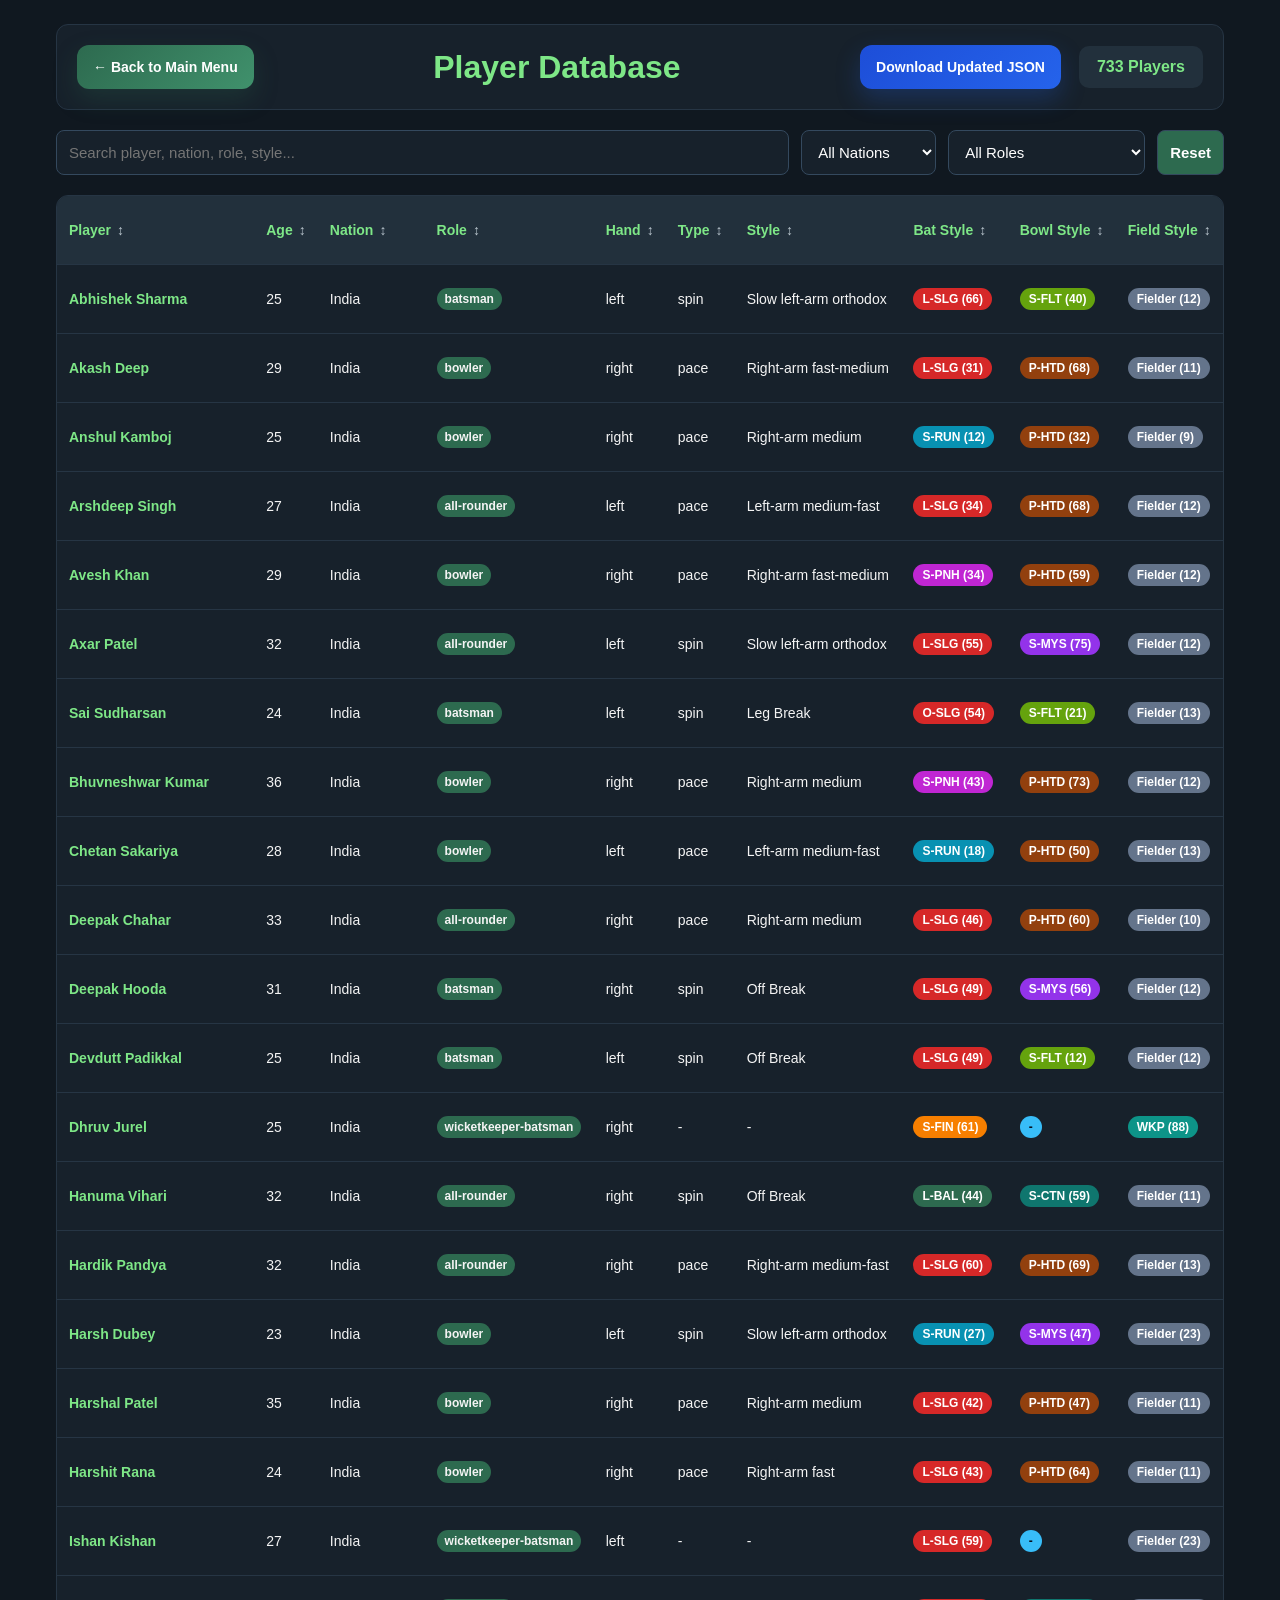
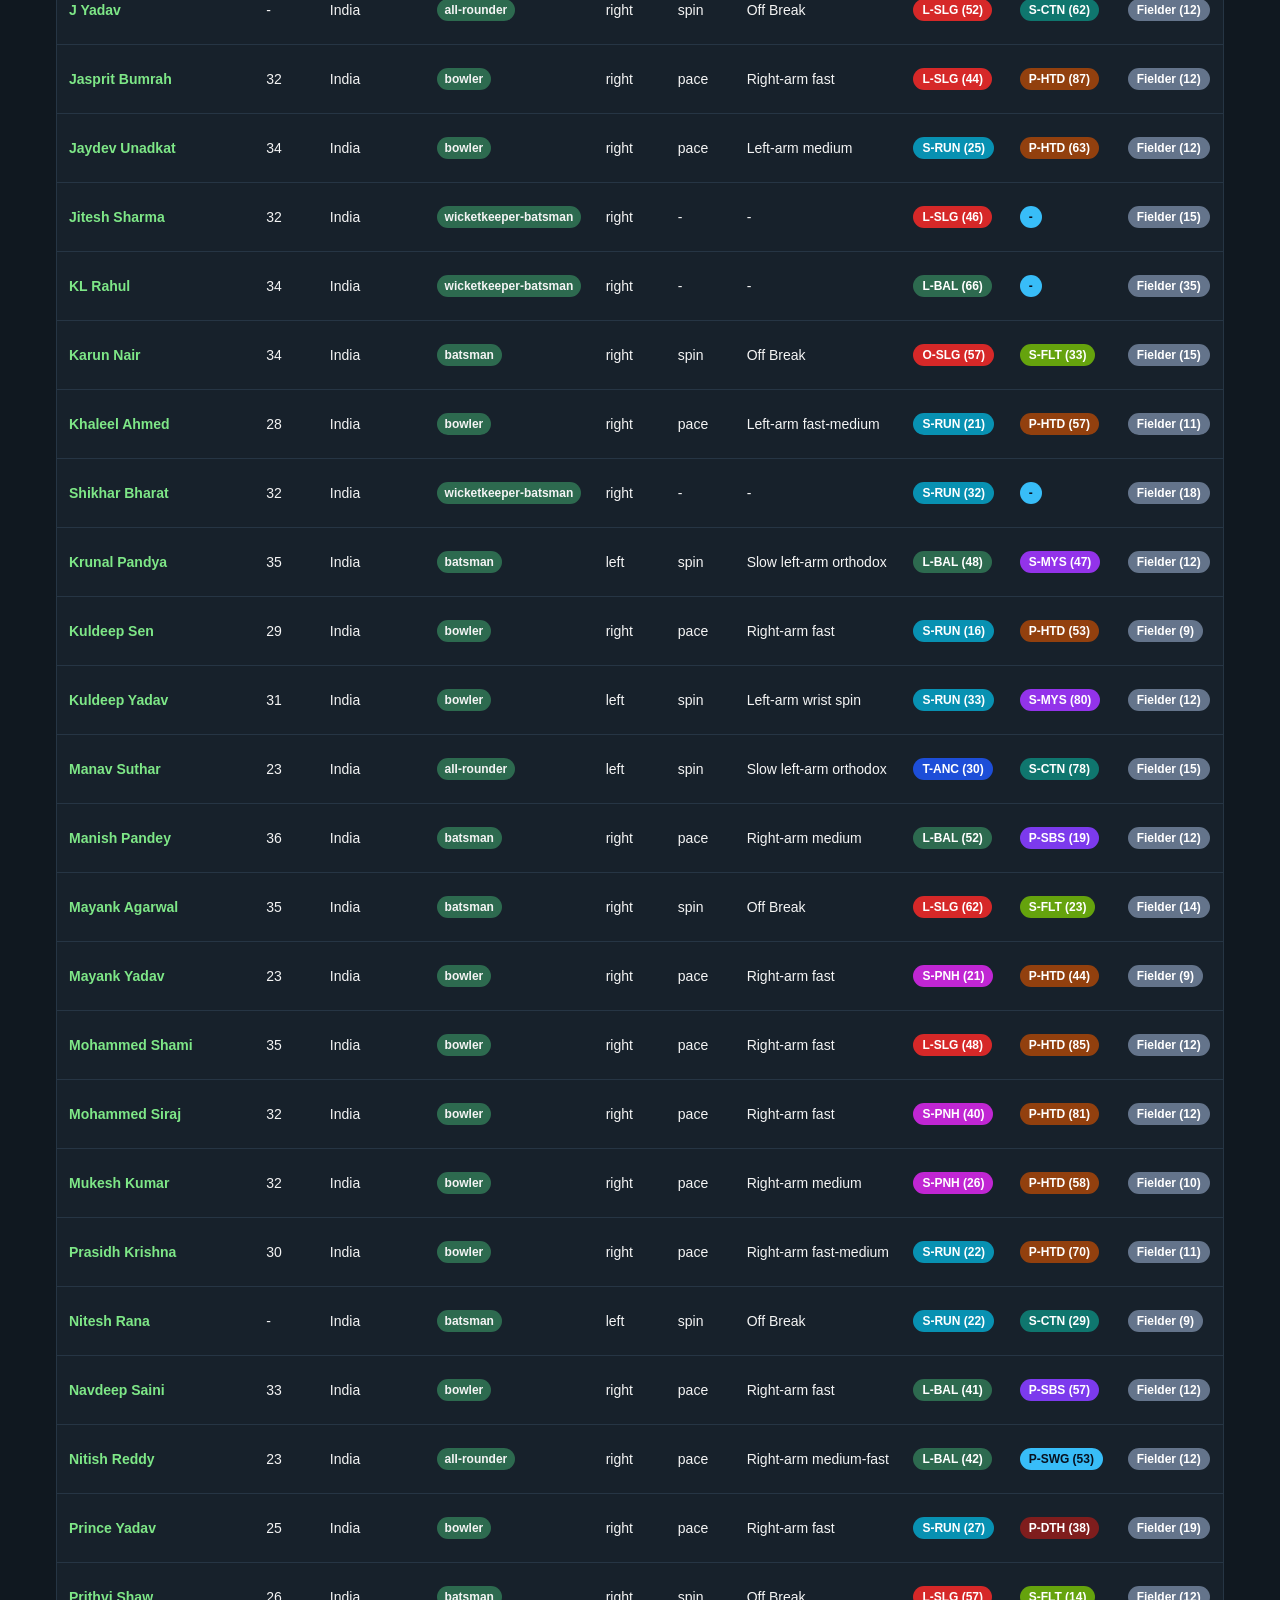
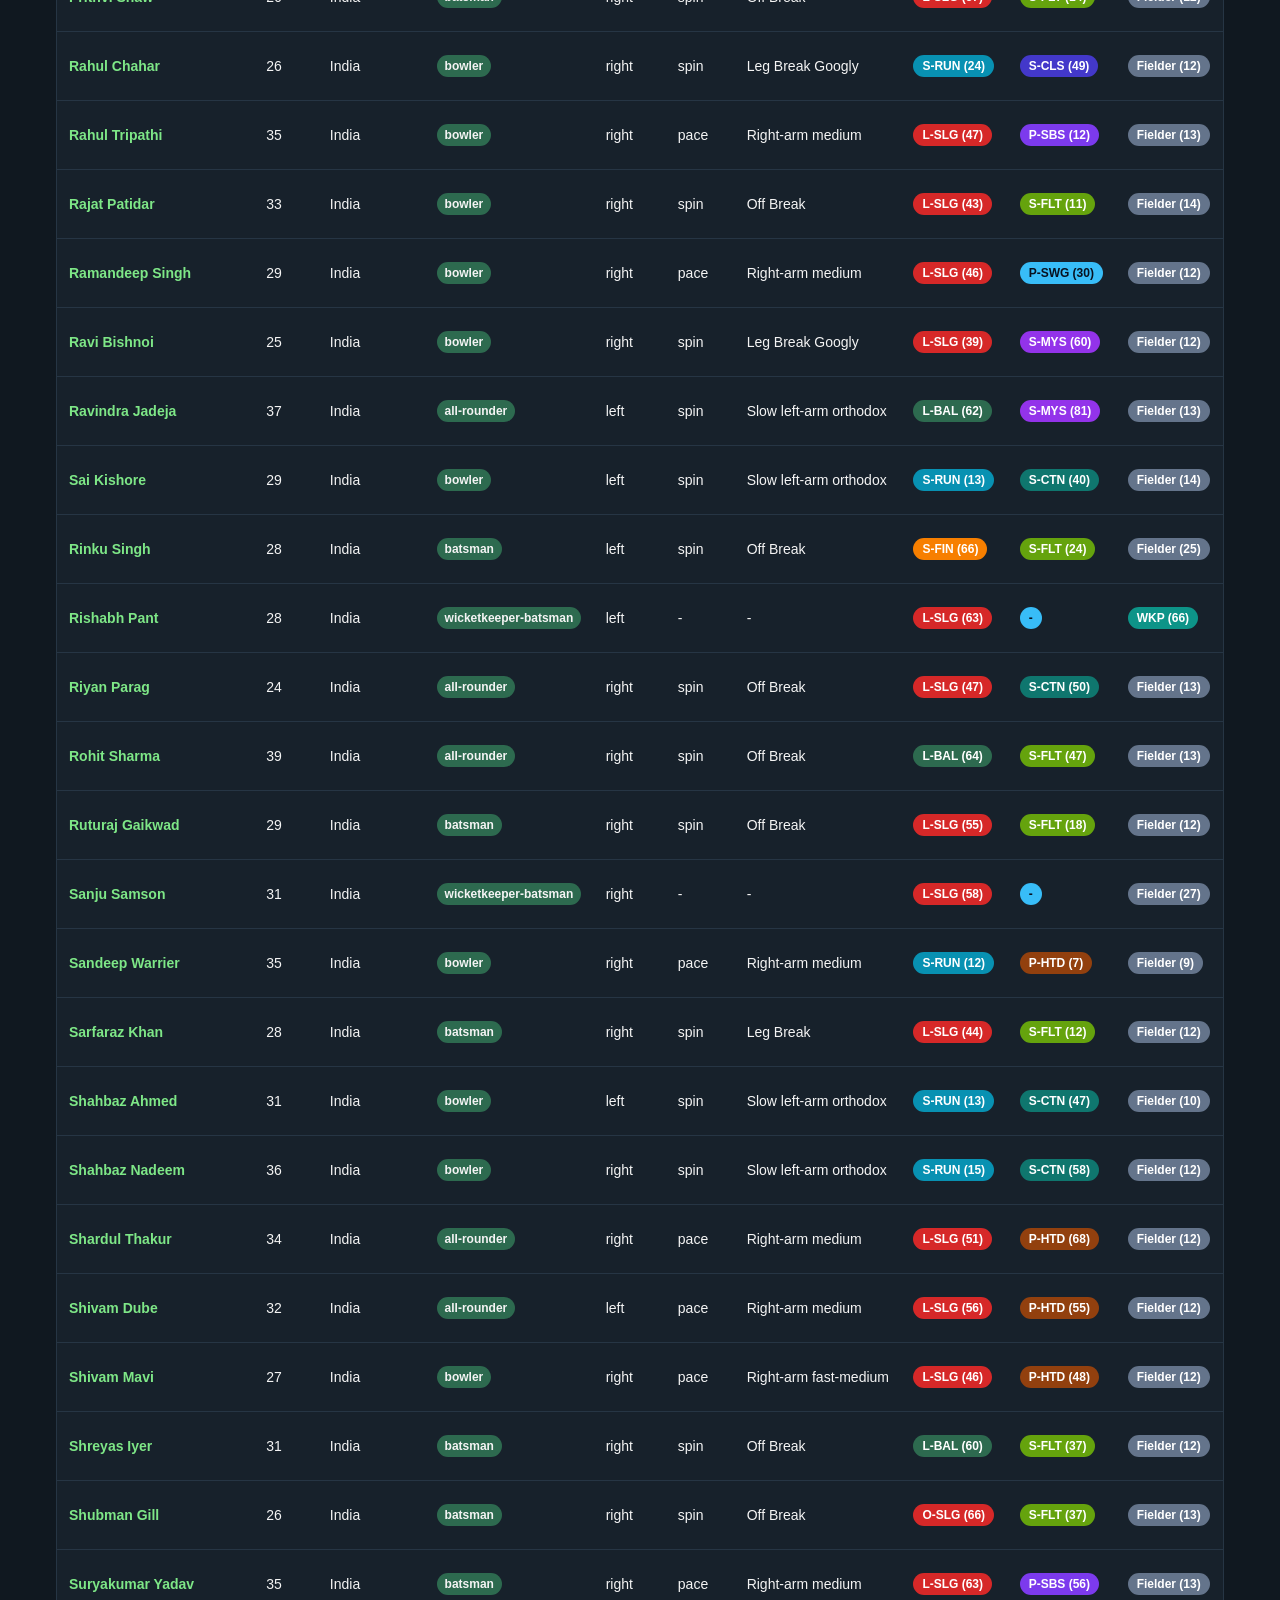
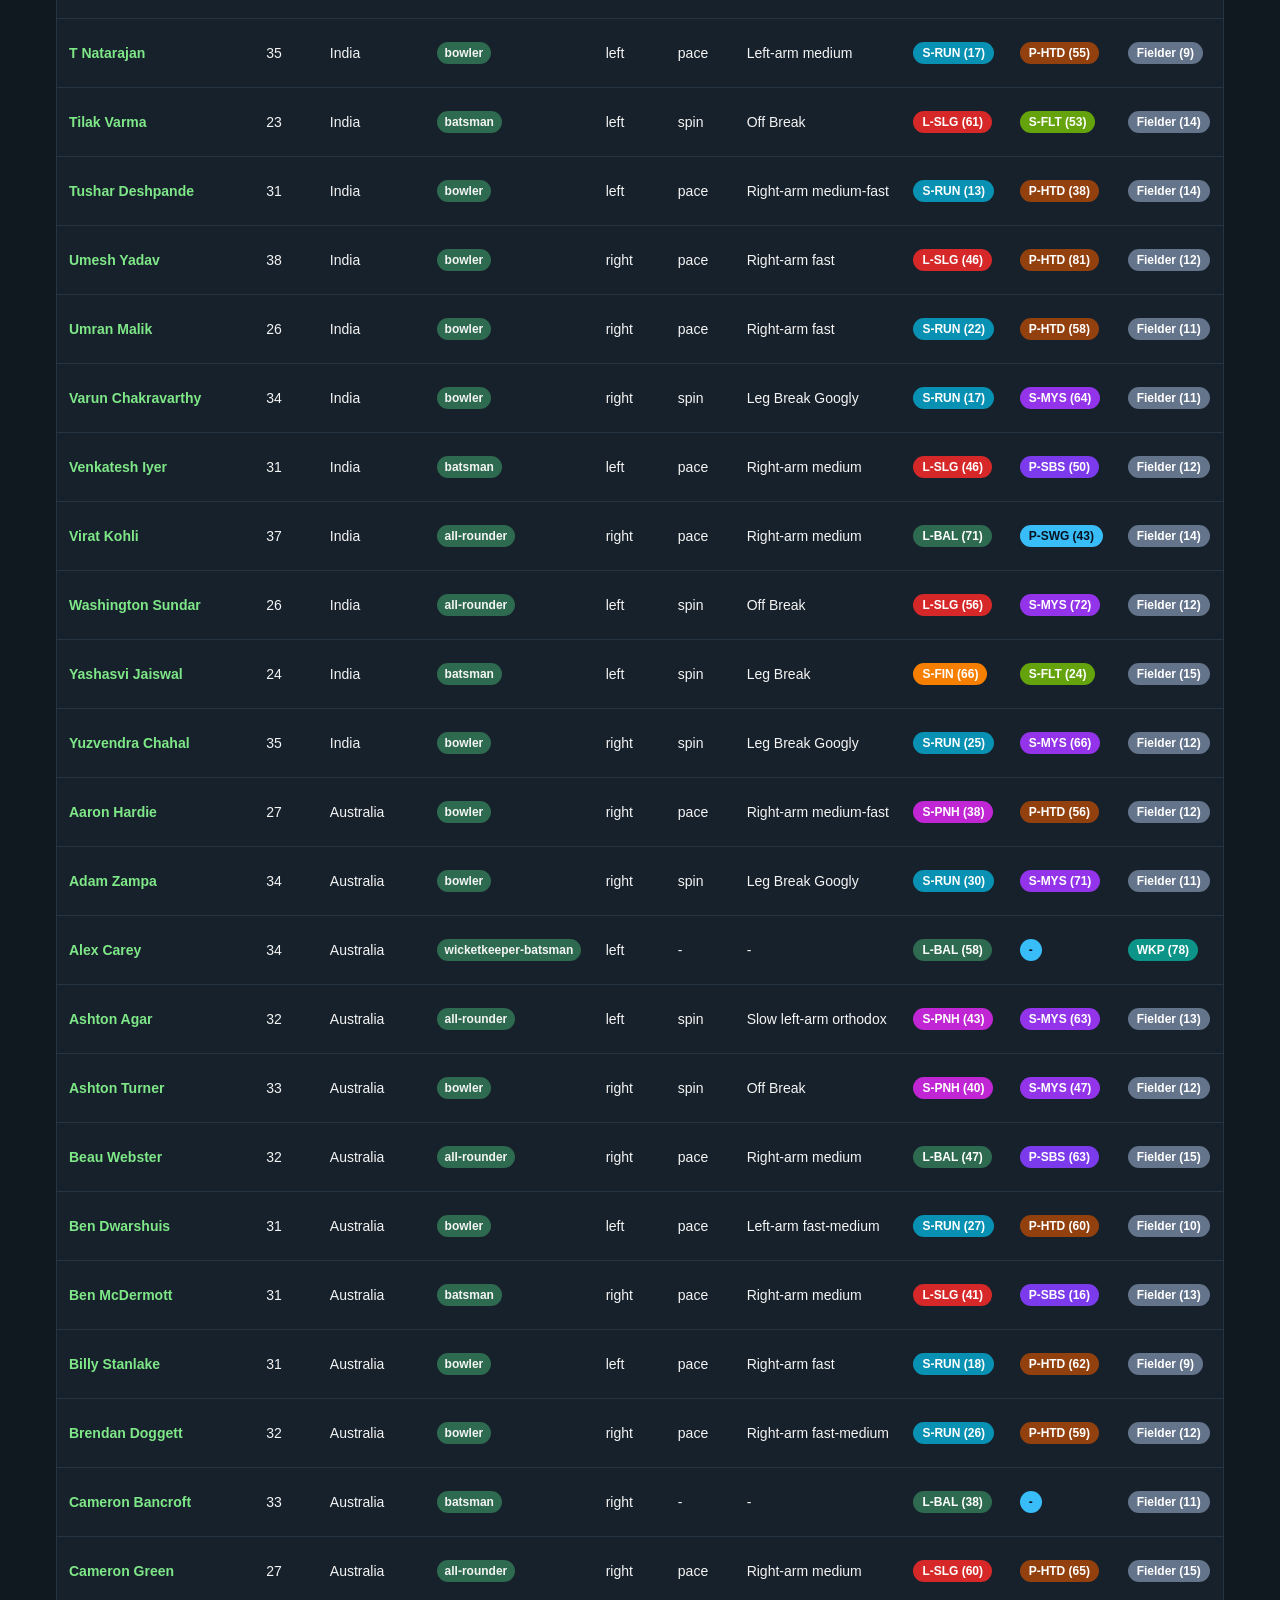
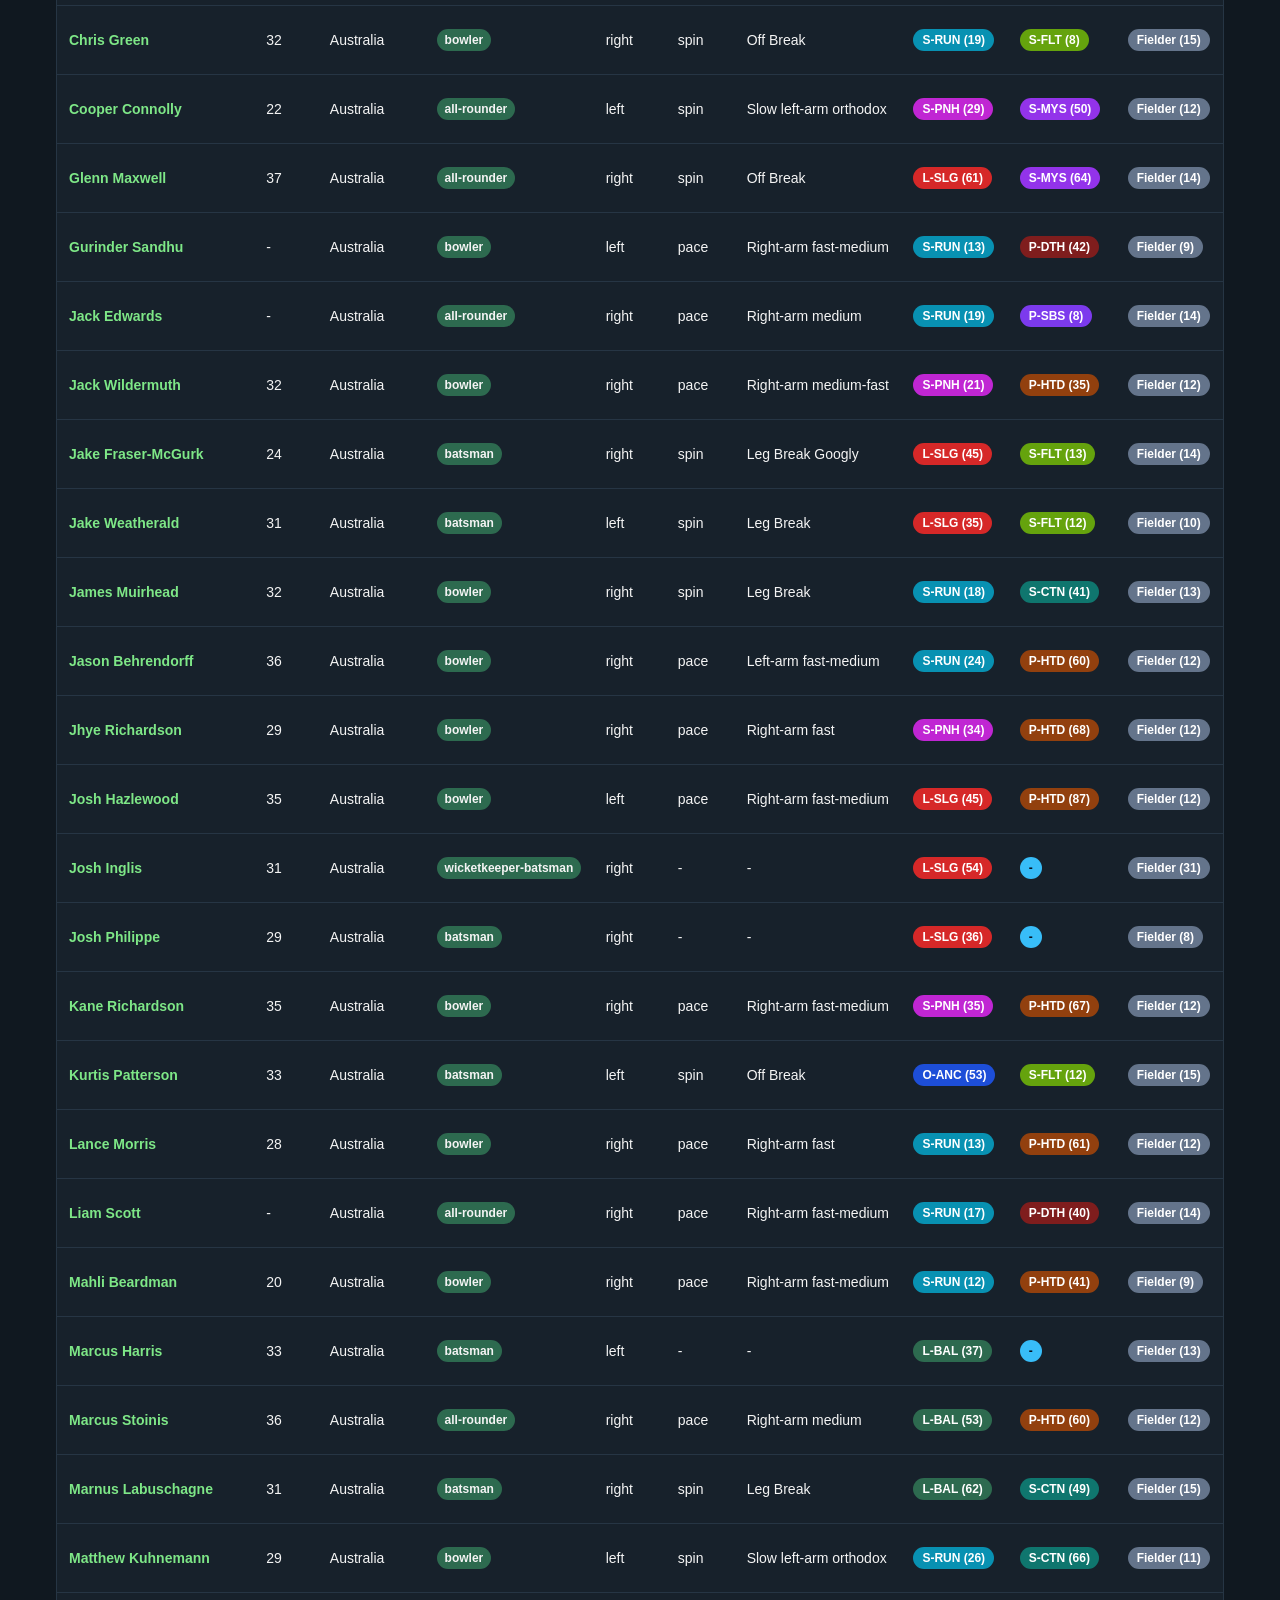
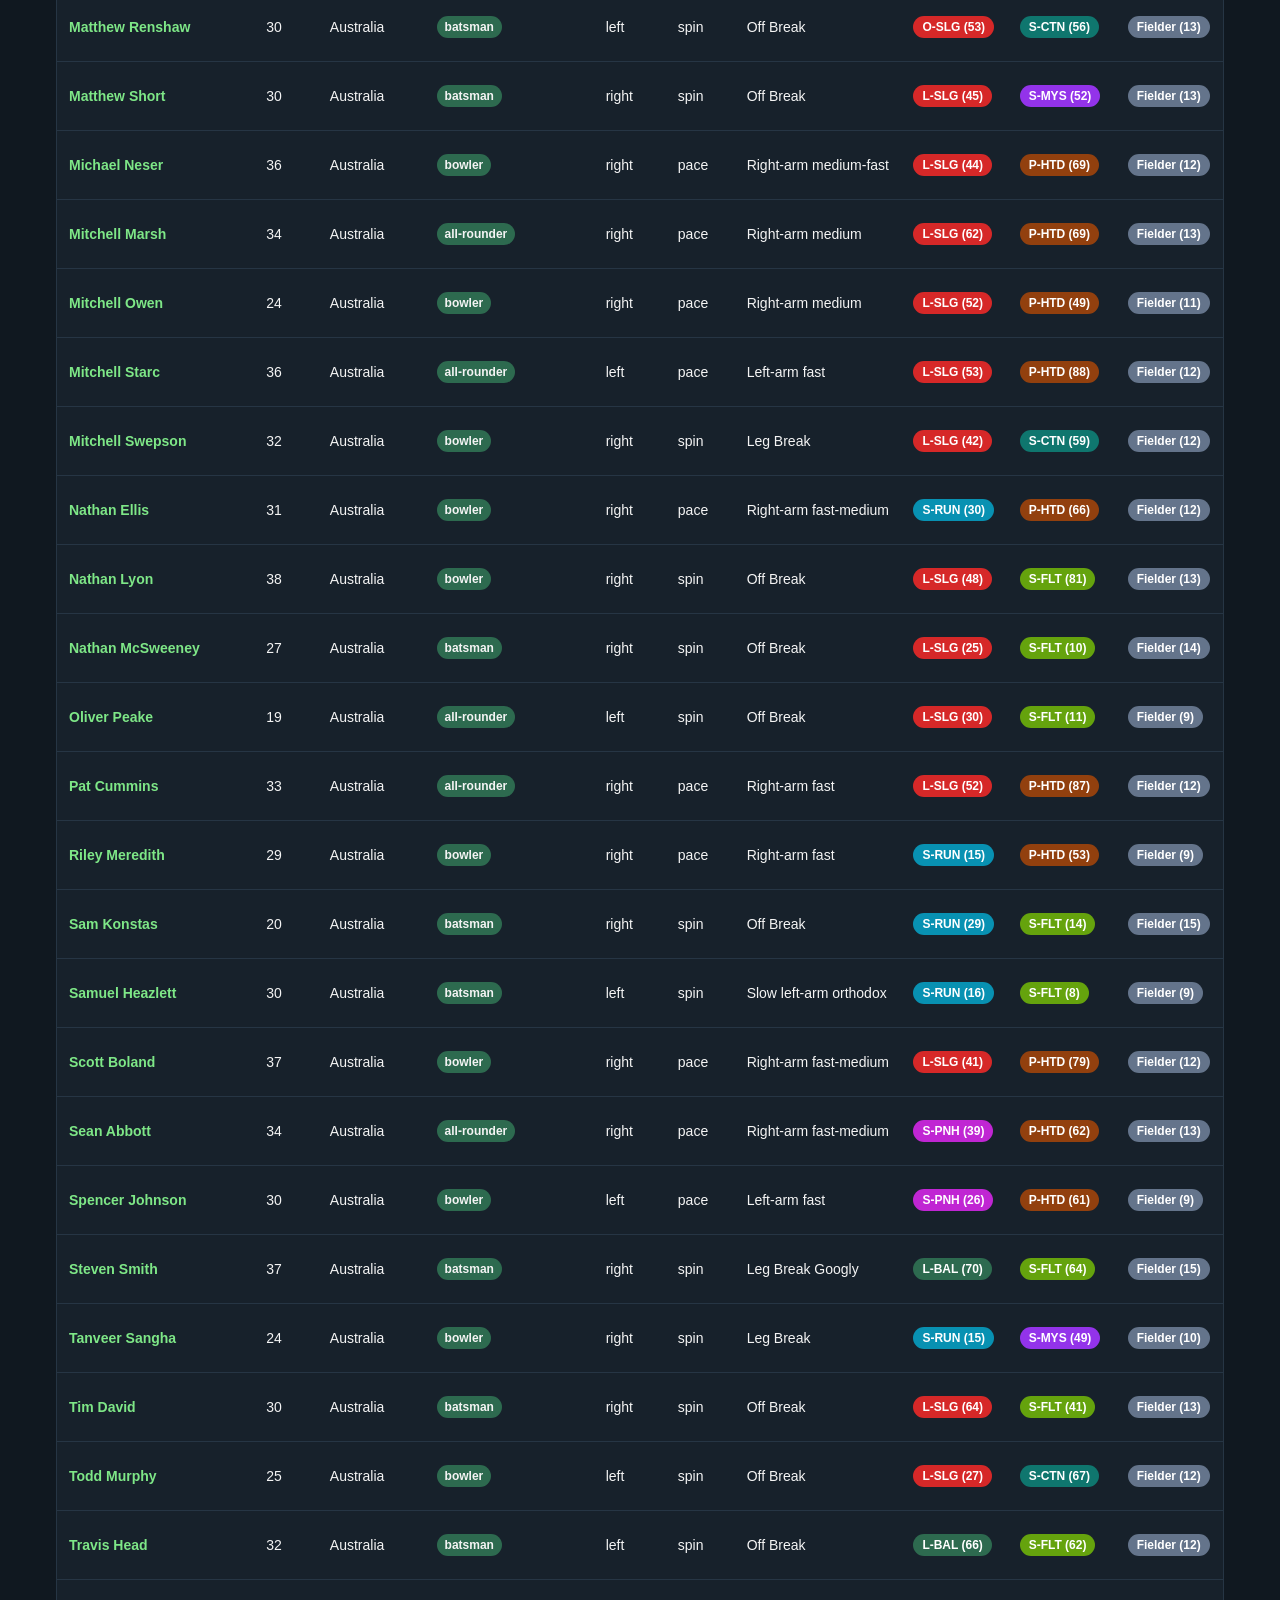
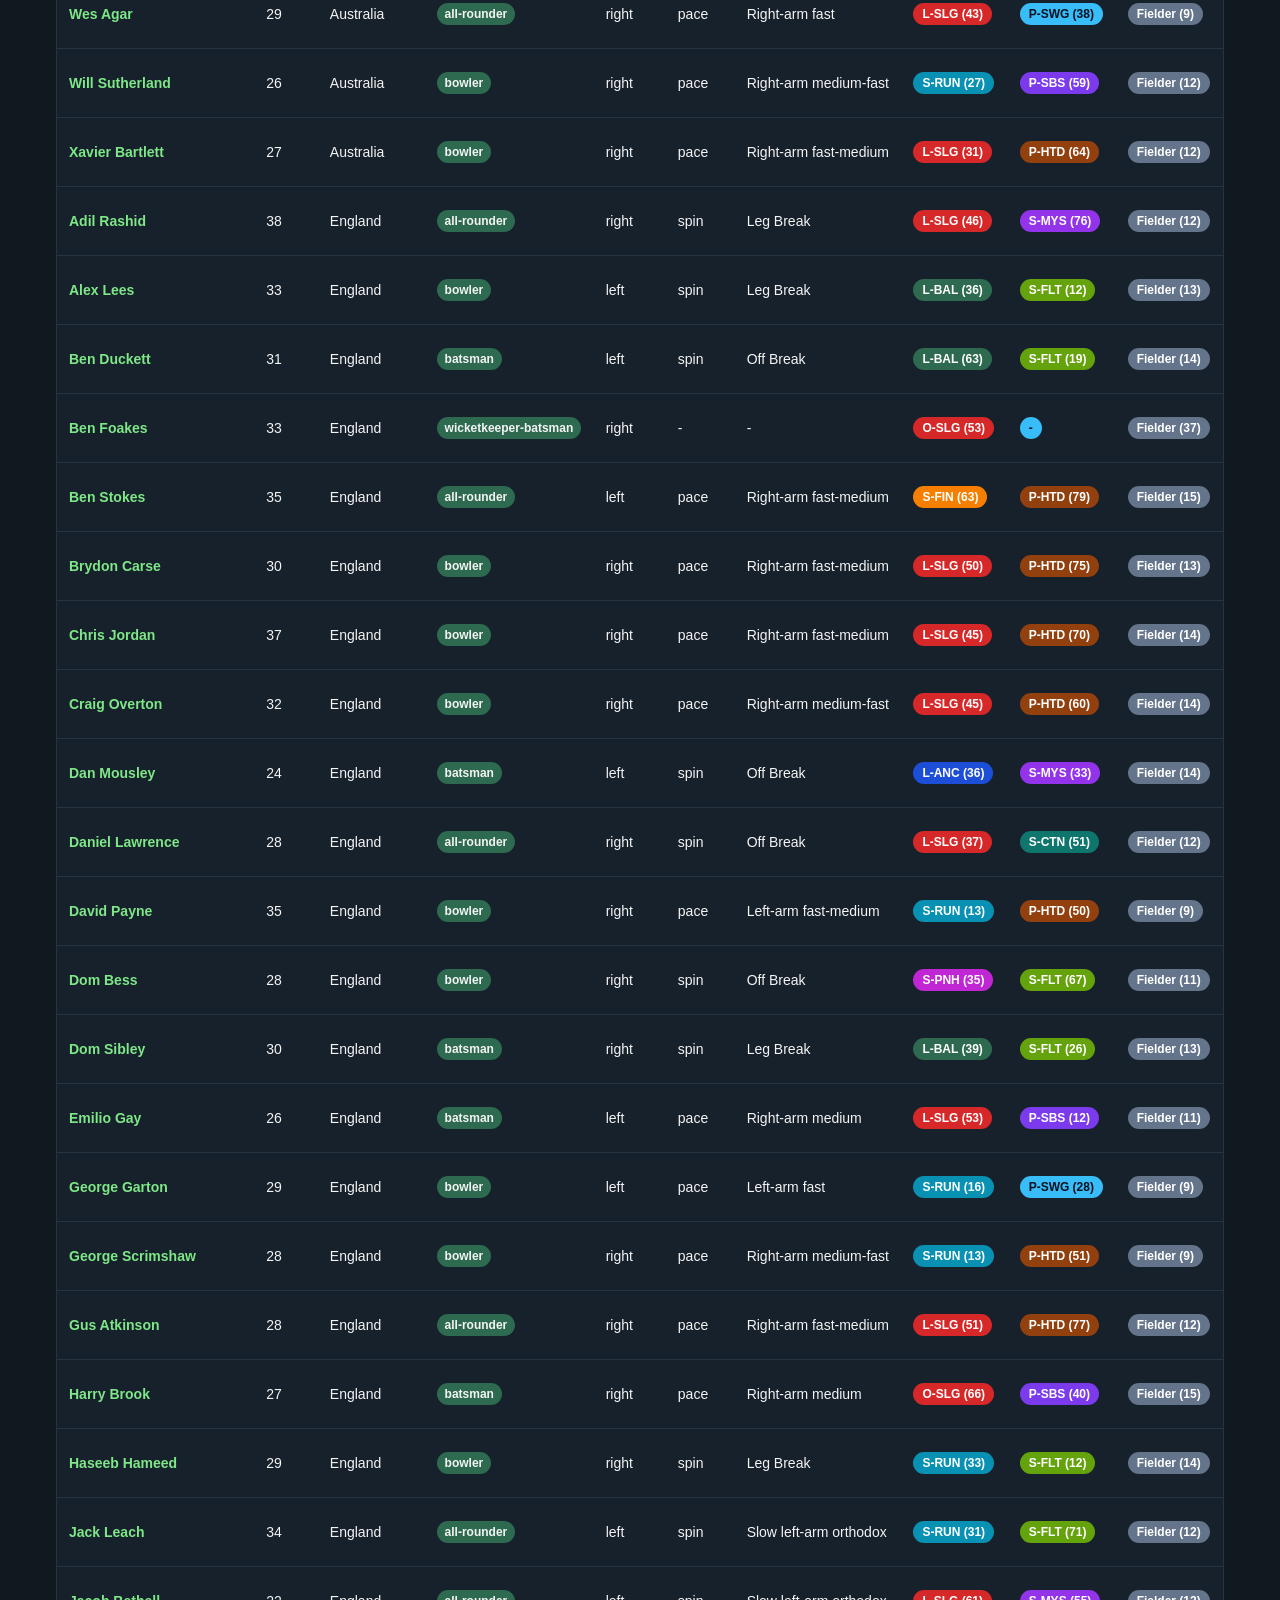
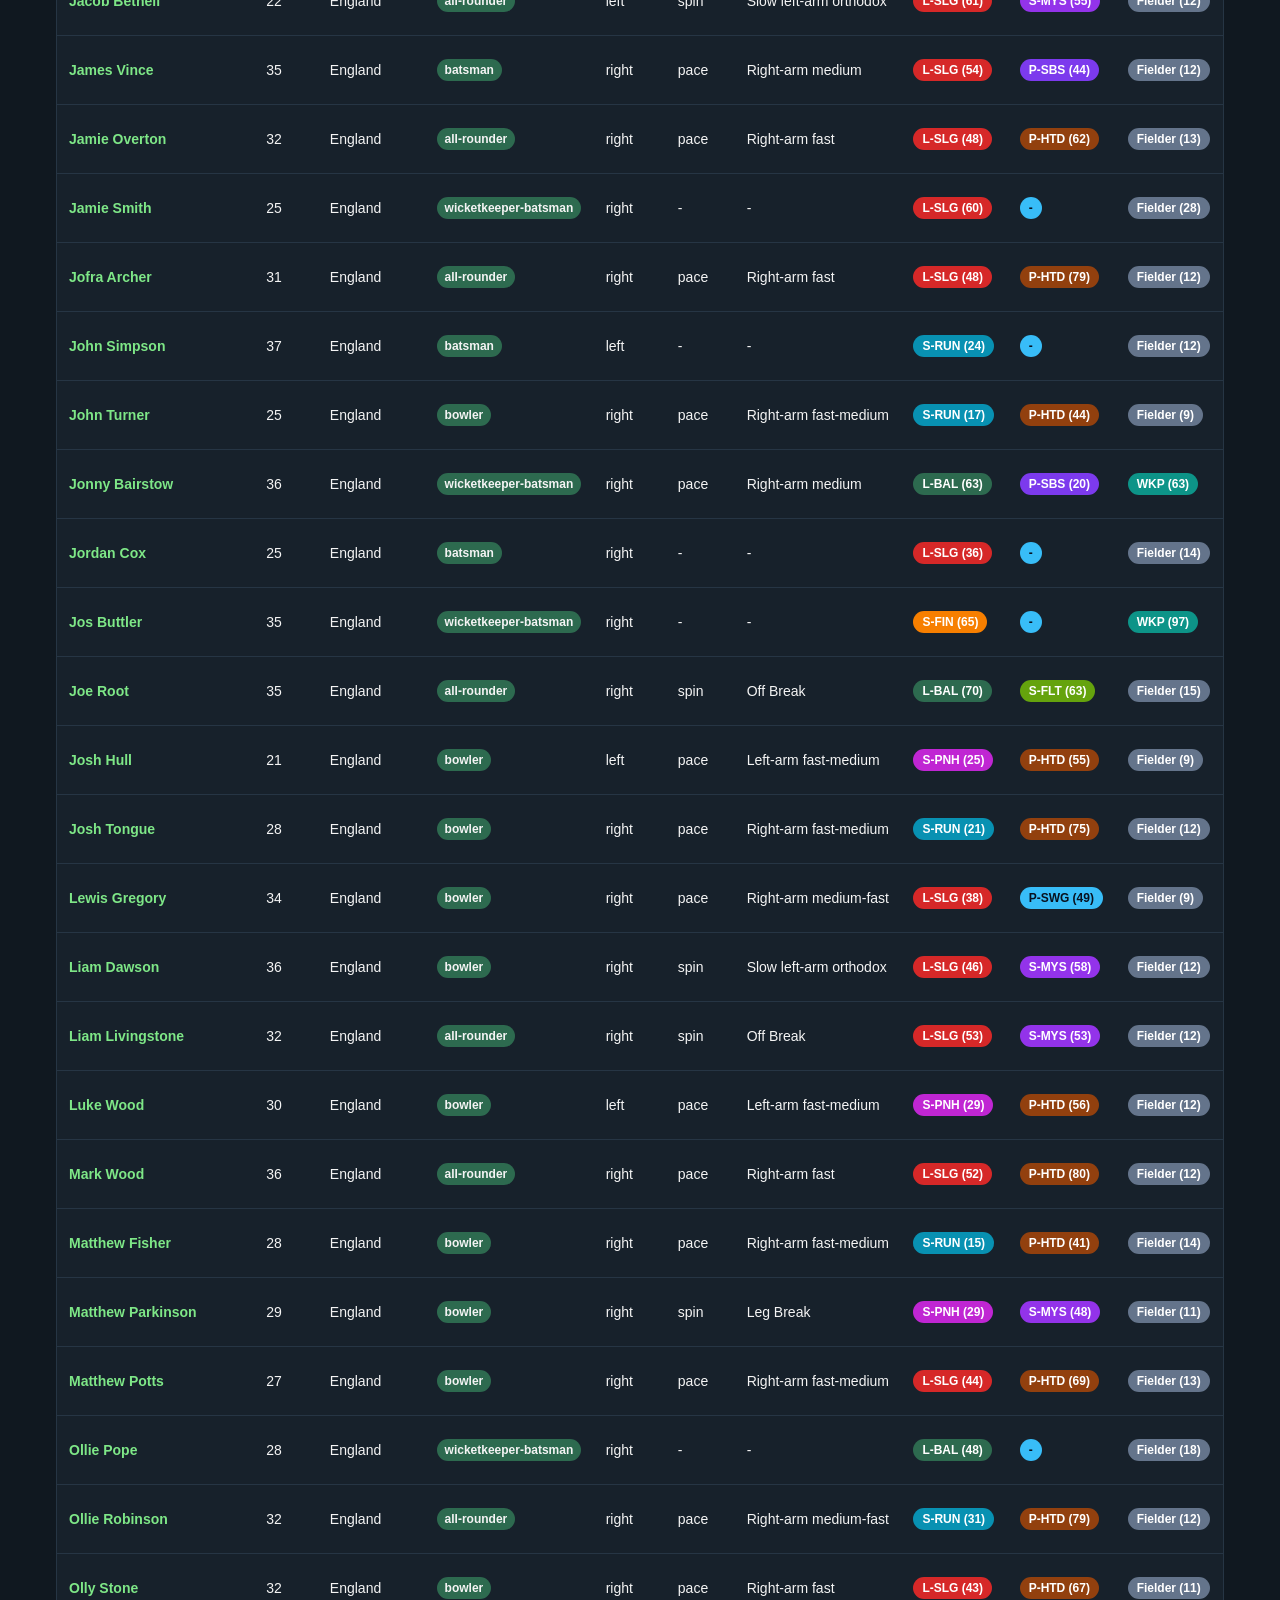
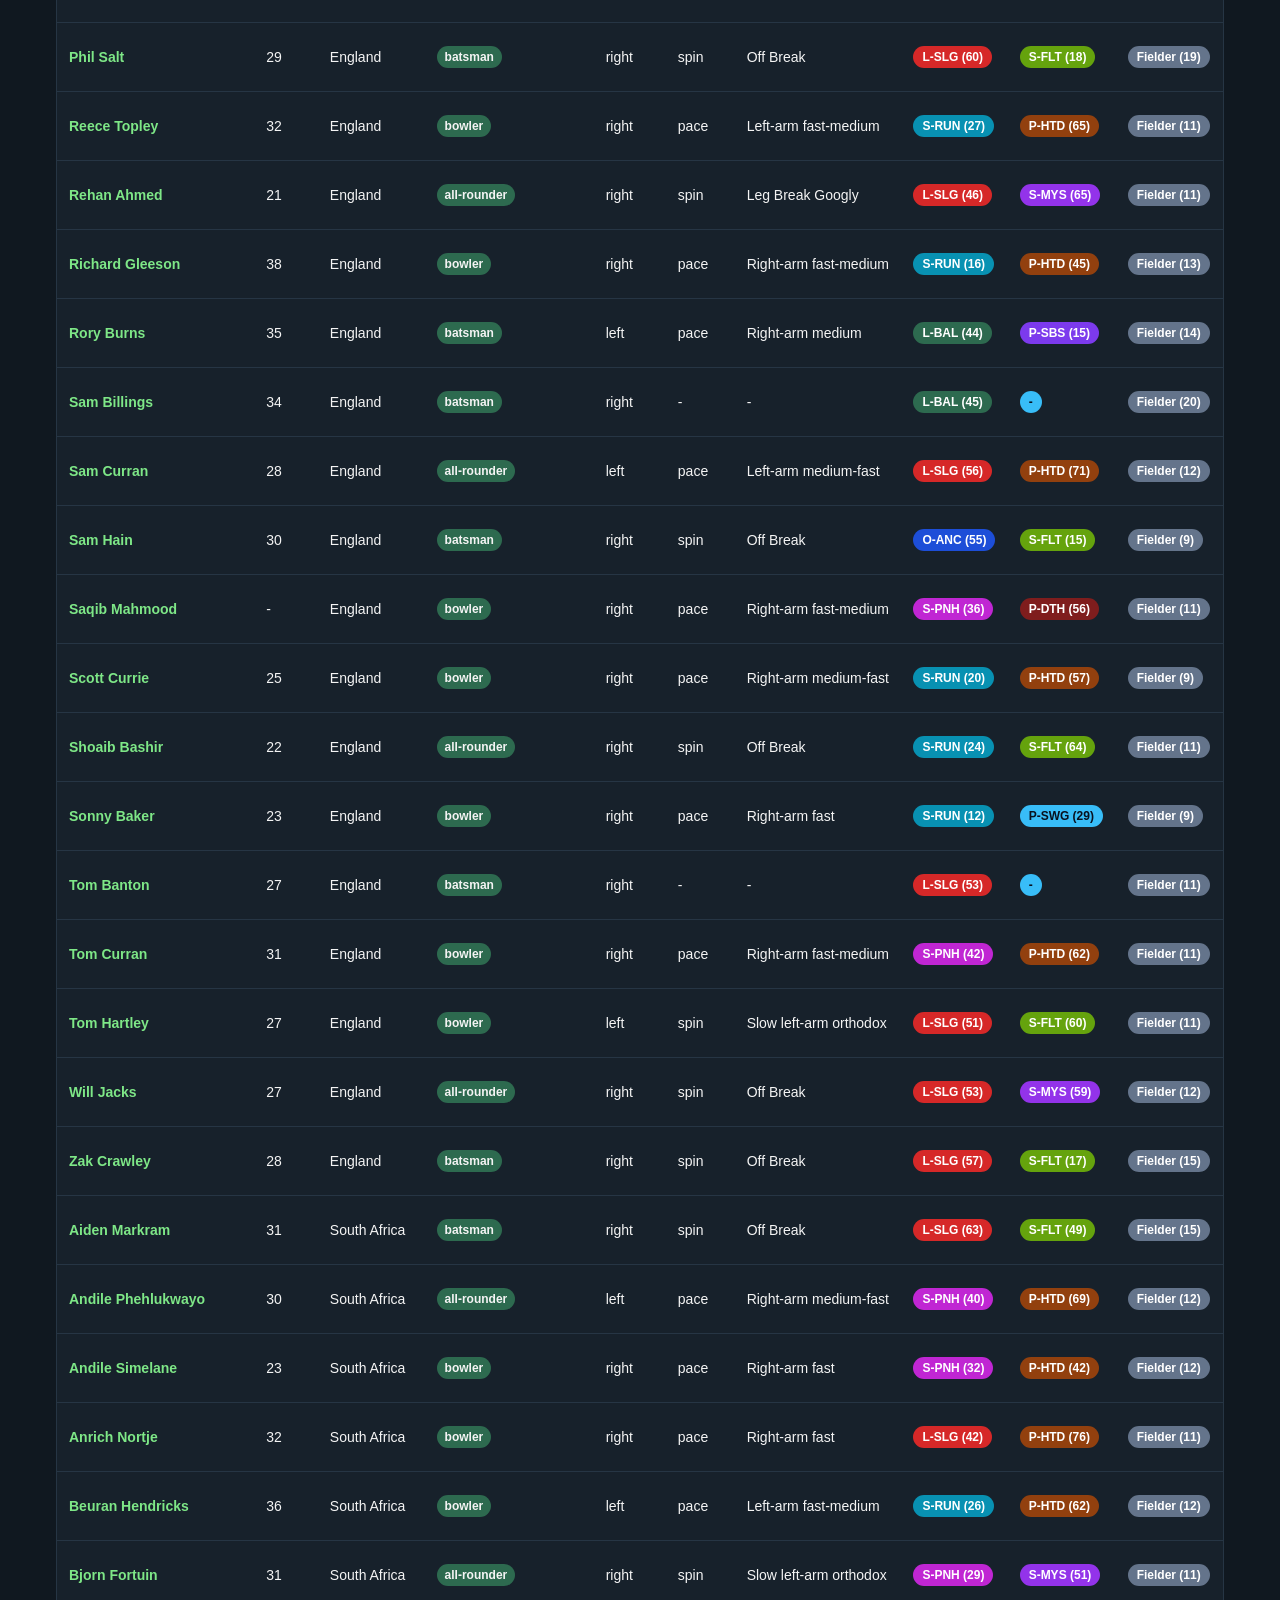
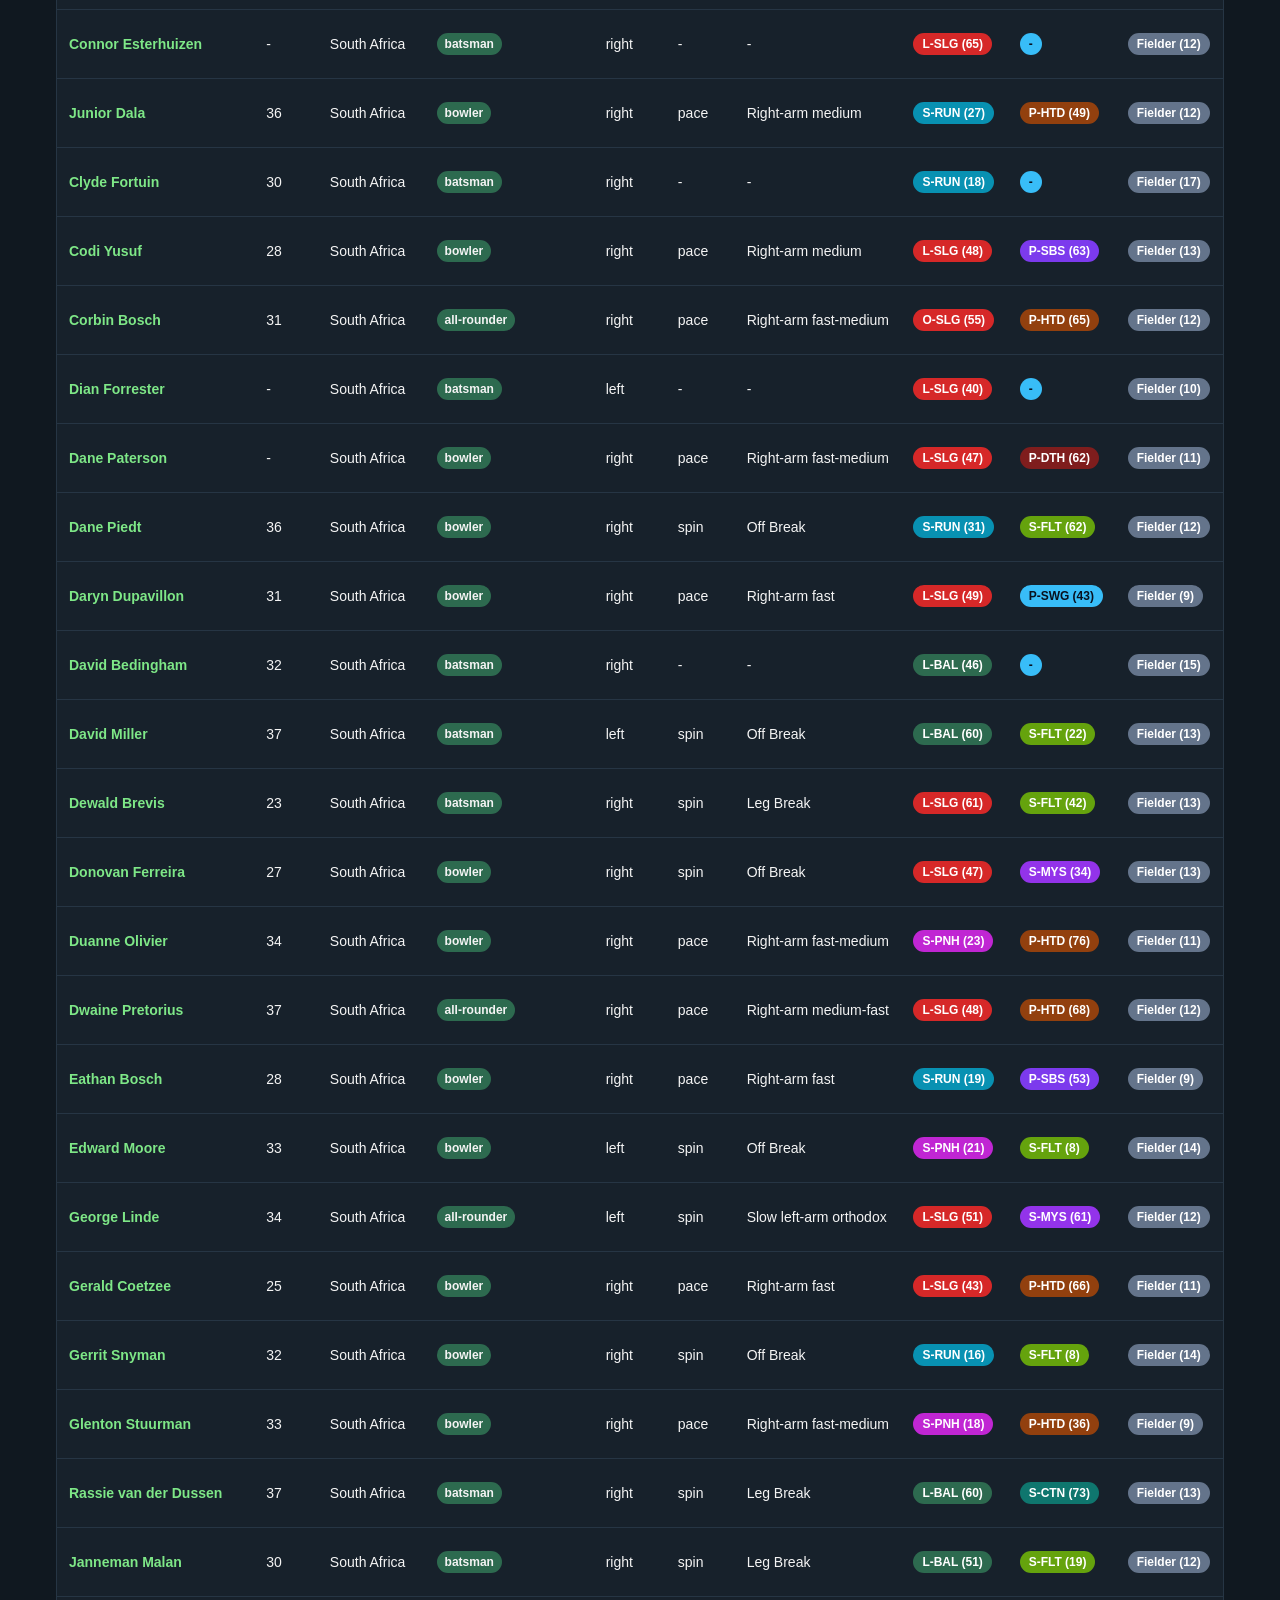
<file: player-database.html>
<!DOCTYPE html>
<html lang="en">
<head>
  <meta charset="UTF-8" />
  <meta name="viewport" content="width=device-width, initial-scale=1, viewport-fit=cover" />
  <meta name="apple-mobile-web-app-capable" content="yes" />
  <meta name="mobile-web-app-capable" content="yes" />
  <meta name="theme-color" content="#061018" />
  <title>My Cricket Player Database</title>
  <link rel="stylesheet" href="database.css?v=1005" />
  <link rel="stylesheet" href="mobile-iphone15pro.css?v=6" />
</head>
<body>
  <div class="page">
    <header class="top-bar">
      <div  class="database-top-actions">
        <button type="button" class="back-main-btn" onclick="window.location.href='index.html'">
          ← Back to Main Menu
        </button>
        <h1>Player Database</h1>
        <button type="button" class="download-json-btn" onclick="downloadEditedPlayersJson()">
          Download Updated JSON
        </button>
      </div>

      <div class="player-count">
        <span id="playerCount">0</span> Players
      </div>
    </header>

    <section class="controls">
      <input type="text" id="searchInput" placeholder="Search player, nation, role, style..." />

      <select id="nationFilter">
        <option value="all">All Nations</option>
      </select>

      <select id="roleFilter">
        <option value="all">All Roles</option>
      </select>

      <button id="resetBtn">Reset</button>
    </section>

    <section class="table-card">
      <table>
        <thead>
          <tr>
            <th><button class="column-sort-btn" data-sort="name">Player <span class="sort-icon">↕</span></button></th>
            <th><button class="column-sort-btn" data-sort="age">Age <span class="sort-icon">↕</span></button></th>
            <th><button class="column-sort-btn" data-sort="nation">Nation <span class="sort-icon">↕</span></button></th>
            <th><button class="column-sort-btn" data-sort="role">Role <span class="sort-icon">↕</span></button></th>
            <th><button class="column-sort-btn" data-sort="hand">Hand <span class="sort-icon">↕</span></button></th>
            <th><button class="column-sort-btn" data-sort="bowlingType">Type <span class="sort-icon">↕</span></button></th>
            <th><button class="column-sort-btn" data-sort="style">Style <span class="sort-icon">↕</span></button></th>
            <th><button class="column-sort-btn" data-sort="batStyle">Bat Style <span class="sort-icon">↕</span></button></th>
            <th><button class="column-sort-btn" data-sort="bowlStyle">Bowl Style <span class="sort-icon">↕</span></button></th>
            <th><button class="column-sort-btn" data-sort="fieldStyle">Field Style <span class="sort-icon">↕</span></button></th>
          </tr>
        </thead>

        <tbody id="playerTableBody">
          <tr>
            <td colspan="10">Loading players...</td>
          </tr>
        </tbody>
      </table>
    </section>
  </div>

  <div id="playerModal" class="modal hidden">
    <div class="modal-box">
      <button id="closeModalBtn" class="modal-close">×</button>
      <div id="modalContent"></div>
    </div>
  </div>

  <script src="app.js?v=1007"></script>
  <script src="mobile-viewport.js?v=3"></script>
</body>
</html>
</file>
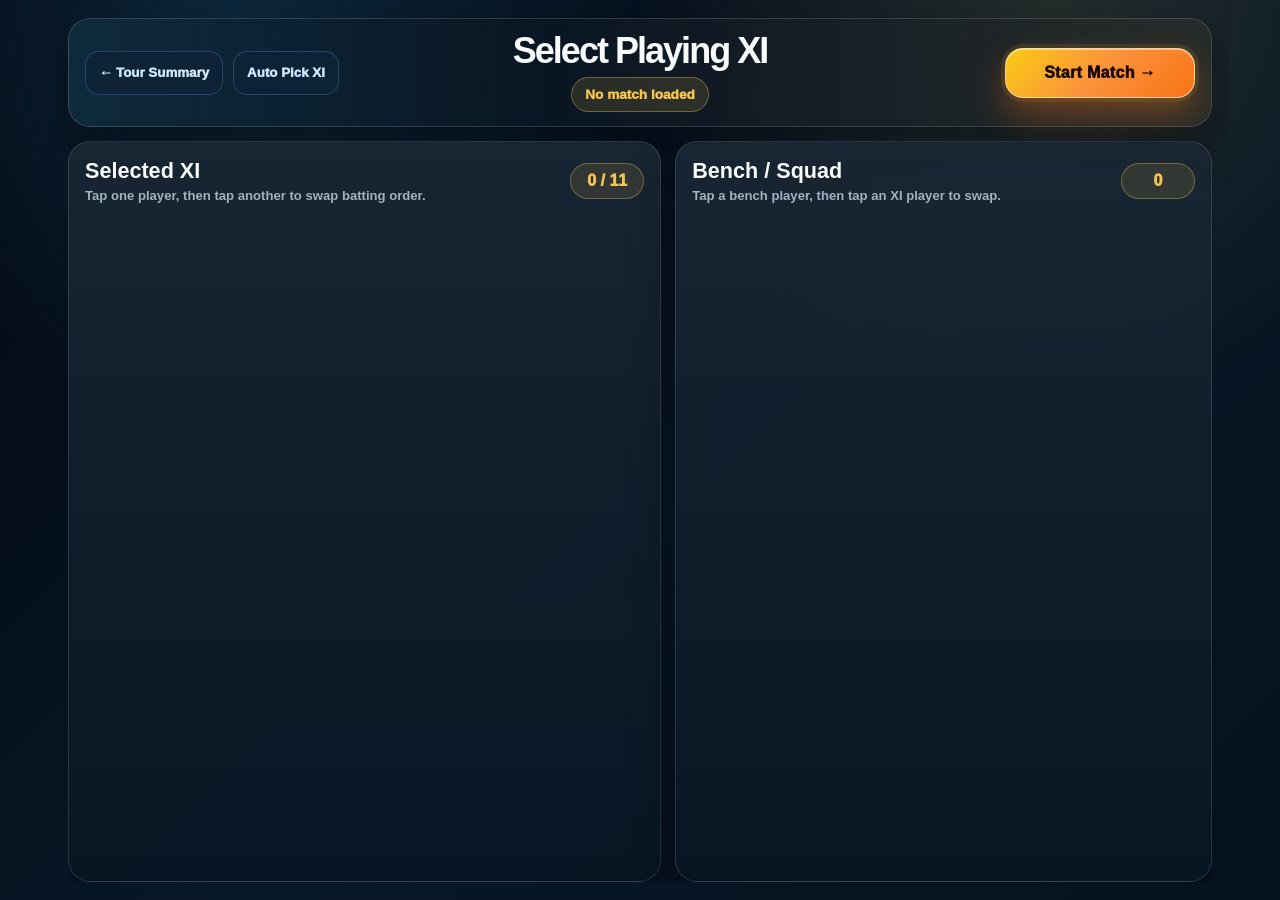
<file: select-xi.html>
<html lang="en"><head>
  <meta charset="UTF-8">
  <meta name="viewport" content="width=device-width, initial-scale=1, viewport-fit=cover">
  <meta name="apple-mobile-web-app-capable" content="yes">
  <meta name="mobile-web-app-capable" content="yes">
  <meta name="theme-color" content="#061018">
  <title>Select XI</title>

  <style>
    :root {
      --bg: #061018;
      --panel: #101820;
      --panel-2: #17212b;
      --line: rgba(255, 255, 255, 0.12);
      --text: #eef7f3;
      --muted: #8ca4ad;
      --green: #22c55e;
      --blue: #38bdf8;
      --gold: #f6c453;
      --shadow: 0 18px 45px rgba(0, 0, 0, 0.38);
      --radius: 22px;
    }

    * {
      box-sizing: border-box;
    }

    body {
      margin: 0;
      min-height: 100vh;
      font-family: Arial, Helvetica, sans-serif;
      color: var(--text);
      background:
        radial-gradient(circle at 20% 0%, rgba(34, 197, 94, 0.16), transparent 28%),
        radial-gradient(circle at 80% 0%, rgba(56, 189, 248, 0.12), transparent 30%),
        linear-gradient(135deg, #030a0f, #061823 52%, #03100b);
    }

    .page {
      width: min(1180px, 100%);
      margin: 0 auto;
      padding: 18px;
      min-height: 100vh;
      display: grid;
      grid-template-rows: auto 1fr;
      gap: 14px;
    }

    .topbar {
      display: flex;
      align-items: center;
      justify-content: space-between;
      gap: 14px;
      padding: 14px 16px;
      border: 1px solid var(--line);
      border-radius: var(--radius);
      background:
        linear-gradient(90deg, rgba(34, 197, 94, 0.10), transparent 38%, rgba(246, 196, 83, 0.09)),
        rgba(13, 27, 37, 0.86);
      box-shadow: var(--shadow);
    }

    .brand {
      display: flex;
      align-items: center;
      gap: 12px;
    }

    .logo {
      width: 46px;
      height: 46px;
      border-radius: 16px;
      display: grid;
      place-items: center;
      background: linear-gradient(135deg, var(--green), #0ea5e9);
      color: #00140a;
      font-weight: 950;
      font-size: 22px;
    }

    h1,
    h2,
    h3,
    p {
      margin: 0;
    }

    .title h1 {
      font-size: clamp(1.35rem, 3vw, 2rem);
      letter-spacing: -0.04em;
    }

    .title p {
      color: var(--muted);
      font-size: 0.88rem;
      margin-top: 3px;
      font-weight: 700;
    }

    .back-btn {
      border: 1px solid rgba(126, 231, 135, 0.45);
      background: rgba(34, 197, 94, 0.12);
      color: var(--green);
      border-radius: 14px;
      padding: 11px 13px;
      font-weight: 950;
      cursor: pointer;
    }

    .back-btn:hover {
      background: rgba(34, 197, 94, 0.22);
    }

    .main-grid {
      display: grid;
      grid-template-columns: 1fr 1.2fr 1fr;
      gap: 14px;
      min-height: 0;
    }

    .card {
      border: 1px solid var(--line);
      border-radius: var(--radius);
      background:
        linear-gradient(180deg, rgba(255, 255, 255, 0.065), transparent),
        rgba(9, 22, 33, 0.86);
      box-shadow: var(--shadow);
      padding: 16px;
    }

    .team-card {
      display: flex;
      flex-direction: column;
      gap: 12px;
    }

    .team-head {
      display: flex;
      justify-content: space-between;
      align-items: center;
      gap: 12px;
    }

    .team-name h2 {
      font-size: 1.55rem;
      line-height: 1;
    }

    .team-name p {
      color: var(--muted);
      font-size: 0.83rem;
      margin-top: 5px;
      font-weight: 800;
    }

    .badge {
      width: 58px;
      height: 58px;
      border-radius: 20px;
      display: grid;
      place-items: center;
      background: linear-gradient(135deg, var(--green), #d9f99d);
      color: #041017;
      font-weight: 950;
      font-size: 1.2rem;
    }

    .badge.away {
      background: linear-gradient(135deg, var(--gold), #ef4444);
    }

    .mini-stat-grid {
      display: grid;
      grid-template-columns: repeat(3, 1fr);
      gap: 8px;
    }

    .mini-stat {
      padding: 10px 8px;
      border-radius: 15px;
      background: rgba(255, 255, 255, 0.055);
      border: 1px solid var(--line);
      text-align: center;
    }

    .mini-stat b {
      display: block;
      font-size: 1.1rem;
    }

    .mini-stat span {
      color: var(--muted);
      font-size: 0.72rem;
      font-weight: 800;
    }

    .captain-box {
      padding: 12px;
      border-radius: 16px;
      background: rgba(34, 197, 94, 0.10);
      border: 1px solid rgba(34, 197, 94, 0.18);
    }

    .captain-box small {
      color: var(--muted);
      display: block;
      margin-bottom: 4px;
      font-weight: 800;
    }

    .captain-box strong {
      color: var(--green);
    }

    .center-card {
      display: flex;
      flex-direction: column;
      justify-content: space-between;
      gap: 14px;
      text-align: center;
    }

    .match-pill {
      display: inline-flex;
      align-items: center;
      justify-content: center;
      align-self: center;
      padding: 9px 13px;
      border: 1px solid rgba(246, 196, 83, 0.32);
      border-radius: 999px;
      background: rgba(246, 196, 83, 0.12);
      color: var(--gold);
      font-weight: 950;
      font-size: 0.85rem;
    }

    .dummy-box {
      border: 1px dashed rgba(255, 255, 255, 0.20);
      border-radius: 18px;
      padding: 22px;
      background: rgba(255, 255, 255, 0.045);
      display: grid;
      gap: 10px;
    }

    .dummy-box h2 {
      color: var(--green);
      font-size: 1.6rem;
      letter-spacing: -0.04em;
    }

    .dummy-box p {
      color: var(--muted);
      line-height: 1.45;
      font-weight: 700;
    }

    .xi-placeholder {
      display: grid;
      grid-template-columns: repeat(2, 1fr);
      gap: 8px;
      margin-top: 8px;
    }

    .slot {
      height: 34px;
      border-radius: 999px;
      display: flex;
      align-items: center;
      justify-content: center;
      background: rgba(255, 255, 255, 0.055);
      border: 1px solid var(--line);
      color: #cbd5e1;
      font-size: 0.78rem;
      font-weight: 850;
    }

    .start-btn {
      width: 100%;
      height: 48px;
      border: none;
      border-radius: 16px;
      background: linear-gradient(135deg, var(--green), #16a34a);
      color: #02120a;
      font-size: 1rem;
      font-weight: 1000;
      cursor: pointer;
      box-shadow: 0 12px 28px rgba(34, 197, 94, 0.22);
    }

    .start-btn:hover {
      transform: translateY(-1px);
      background: #7ee787;
    }

    .note {
      color: var(--muted);
      font-size: 0.8rem;
      font-weight: 750;
      line-height: 1.4;
    }

    @media (max-width: 920px) {
      .main-grid {
        grid-template-columns: 1fr;
      }

      .topbar {
        align-items: flex-start;
        flex-direction: column;
      }
    }

    /* =========================================================
   SELECT XI DRAG DROP PAGE
    ========================================================= */

    .xi-page-layout {
    flex: 1;
    min-height: 0;
    display: grid;
    grid-template-rows: auto minmax(0, 1fr) minmax(0, 1fr);
    gap: 14px;
    }

    .xi-control-card {
    display: flex;
    justify-content: space-between;
    align-items: center;
    gap: 14px;
    }

    .xi-control-card h2 {
    margin: 8px 0 4px;
    font-size: 1.45rem;
    color: var(--text);
    }

    .xi-control-card p {
    color: var(--muted);
    font-size: 0.86rem;
    font-weight: 700;
    }

    .xi-actions {
    display: flex;
    gap: 10px;
    align-items: center;
    flex-wrap: wrap;
    }

    .xi-box {
    min-height: 0;
    display: flex;
    flex-direction: column;
    overflow: hidden;
    }

    .xi-box-head {
    flex: 0 0 auto;
    display: flex;
    justify-content: space-between;
    align-items: center;
    gap: 12px;
    margin-bottom: 10px;
    }

    .xi-box-head h2 {
    margin: 0;
    font-size: 1.35rem;
    }

    .xi-box-head p {
    margin: 4px 0 0;
    color: var(--muted);
    font-size: 0.82rem;
    font-weight: 700;
    }

    .xi-count {
    min-width: 74px;
    text-align: center;
    padding: 8px 11px;
    border-radius: 999px;
    background: rgba(34, 197, 94, 0.12);
    border: 1px solid rgba(34, 197, 94, 0.28);
    color: var(--green);
    font-weight: 950;
    }

    .xi-list {
    flex: 1;
    min-height: 0;
    overflow-y: auto;
    display: grid;
    gap: 8px;
    padding-right: 4px;
    }

    .selected-xi-list {
    grid-template-columns: repeat(auto-fit, minmax(250px, 1fr));
    align-content: start;
    }

    .bench-xi-list {
    grid-template-columns: repeat(auto-fit, minmax(230px, 1fr));
    align-content: start;
    }

    .xi-player-card {
    display: grid;
    grid-template-columns: auto 1fr auto;
    gap: 10px;
    align-items: center;
    padding: 10px;
    border-radius: 16px;
    background: rgba(255, 255, 255, 0.055);
    border: 1px solid var(--line);
    cursor: pointer;
    }

    .xi-player-card:active {
    cursor: pointer;
    }

    .xi-player-card.dragging {
    opacity: 0.45;
    }

    .xi-rank {
    width: 34px;
    height: 34px;
    border-radius: 12px;
    display: grid;
    place-items: center;
    background: rgba(34, 197, 94, 0.15);
    color: var(--green);
    font-weight: 950;
    }

    .xi-player-main strong {
    display: block;
    font-size: 0.92rem;
    }

    .xi-player-main span {
    display: block;
    color: var(--muted);
    font-size: 0.76rem;
    margin-top: 3px;
    font-weight: 750;
    }

    .xi-player-rating {
    text-align: right;
    display: grid;
    gap: 3px;
    font-size: 0.72rem;
    color: #cbd5e1;
    font-weight: 850;
    }

    .xi-warning {
    color: #f6c453;
    }

    .start-btn:disabled {
    opacity: 0.45;
    cursor: not-allowed;
    }

    @media (max-width: 900px) {
    .xi-control-card {
        flex-direction: column;
        align-items: stretch;
    }

    .xi-actions {
        flex-direction: column;
        align-items: stretch;
    }

    .xi-actions button {
        width: 100%;
    }
    }


    /* =========================================================
   SELECT XI TWO-COLUMN NO-SCROLL LAYOUT
========================================================= */

    html,
    body {
    height: 100%;
    overflow: hidden;
    }

    .select-xi-page {
    height: 100vh;
    height: 100dvh;
    min-height: 0;
    overflow: hidden;
    display: grid;
    grid-template-rows: auto minmax(0, 1fr);
    gap: 14px;
    }

    /* Top header */
    .xi-topbar-new {
    min-height: 92px;
    display: grid;
    grid-template-columns: 1fr auto 1fr;
    align-items: center;
    gap: 14px;
    padding: 14px 16px;
    border: 1px solid var(--line);
    border-radius: var(--radius);
    background:
        linear-gradient(90deg, rgba(34, 197, 94, 0.10), transparent 38%, rgba(246, 196, 83, 0.09)),
        rgba(13, 27, 37, 0.88);
    box-shadow: var(--shadow);
    }

    .xi-header-left {
    display: flex;
    align-items: center;
    justify-content: flex-start;
    gap: 10px;
    }

    .xi-header-center {
    text-align: center;
    display: grid;
    justify-items: center;
    gap: 8px;
    }

    .xi-header-center h1 {
    font-size: clamp(1.55rem, 3vw, 2.25rem);
    letter-spacing: -0.055em;
    line-height: 1;
    }

    .xi-header-center .match-pill {
    max-width: 420px;
    white-space: nowrap;
    overflow: hidden;
    text-overflow: ellipsis;
    }

    .xi-header-right {
    display: flex;
    justify-content: flex-end;
    align-items: center;
    }

    .xi-header-right .start-btn {
    width: auto;
    min-width: 170px;
    padding: 0 18px;
    }

    /* Main two-column layout */
    .xi-two-column-layout {
    min-height: 0;
    overflow: hidden;
    display: grid;
    grid-template-columns: minmax(0, 1.05fr) minmax(0, 0.95fr);
    gap: 14px;
    }

    .xi-box {
    min-height: 0;
    overflow: hidden;
    display: flex;
    flex-direction: column;
    }

    .xi-box-head {
    flex: 0 0 auto;
    }

    .xi-list {
    flex: 1;
    min-height: 0;
    overflow-y: auto;
    padding-right: 6px;
    display: grid;
    grid-template-columns: 1fr;
    align-content: start;
    gap: 9px;
    }

    /* Make player rows feel like a scorecard list */
    .selected-xi-list,
    .bench-xi-list {
    grid-template-columns: 1fr !important;
    }

    .xi-player-card {
    min-height: 58px;
    border-radius: 18px;
    cursor: pointer;
    }

    .xi-rank {
    width: 38px;
    height: 38px;
    border-radius: 13px;
    }

    .xi-player-main strong {
    font-size: 0.96rem;
    }

    .xi-player-main span {
    font-size: 0.78rem;
    }

    .xi-player-rating {
    min-width: 74px;
    }

    /* Better scrollbars inside boxes only */
    .xi-list::-webkit-scrollbar {
    width: 8px;
    }

    .xi-list::-webkit-scrollbar-track {
    background: rgba(255, 255, 255, 0.05);
    border-radius: 999px;
    }

    .xi-list::-webkit-scrollbar-thumb {
    background: rgba(34, 197, 94, 0.40);
    border-radius: 999px;
    }

    .xi-list::-webkit-scrollbar-thumb:hover {
    background: rgba(34, 197, 94, 0.65);
    }

    /* Disable old layout pieces if any remain */
    .topbar,
    .xi-control-card,
    .xi-page-layout {
    display: none !important;
    }

    /* But keep the new layout visible */
    .select-xi-page .xi-topbar-new,
    .select-xi-page .xi-two-column-layout {
    display: grid !important;
    }

    /* Responsive fallback */
    @media (max-width: 900px) {
    body {
        overflow: auto;
    }

    .select-xi-page {
        height: auto;
        min-height: 100vh;
        overflow: visible;
    }

    .xi-topbar-new {
        grid-template-columns: 1fr;
        text-align: center;
    }

    .xi-header-left,
    .xi-header-right {
        justify-content: center;
        flex-wrap: wrap;
    }

    .xi-two-column-layout {
        grid-template-columns: 1fr;
        overflow: visible;
    }

    .xi-box {
        min-height: 360px;
    }

    .xi-header-right .start-btn {
        width: 100%;
    }
    }

    /* =========================================================
   PLAYER OPTION POPUP
    ========================================================= */

    .player-option-modal {
    position: fixed;
    inset: 0;
    z-index: 9999;
    display: grid;
    place-items: center;
    background: rgba(0, 0, 0, 0.62);
    backdrop-filter: blur(6px);
    }

    .player-option-modal.hidden {
    display: none;
    }

    .player-option-box {
    width: min(420px, 92vw);
    border-radius: 24px;
    padding: 20px;
    background:
        radial-gradient(circle at 90% 0%, rgba(34, 197, 94, 0.16), transparent 34%),
        linear-gradient(180deg, rgba(23, 33, 43, 0.98), rgba(9, 22, 33, 0.98));
    border: 1px solid rgba(255, 255, 255, 0.14);
    box-shadow: 0 28px 90px rgba(0, 0, 0, 0.55);
    position: relative;
    }

    .player-option-close {
    position: absolute;
    top: 12px;
    right: 12px;
    width: 34px;
    height: 34px;
    border-radius: 12px;
    padding: 0;
    background: rgba(255, 255, 255, 0.08);
    color: white;
    }

    .player-option-box h2 {
    margin: 0;
    color: var(--green);
    font-size: 1.5rem;
    letter-spacing: -0.04em;
    }

    .player-option-box p {
    margin: 6px 0 16px;
    color: var(--muted);
    font-weight: 800;
    }

    .player-option-actions {
    display: grid;
    gap: 10px;
    }

    .player-option-actions button {
    height: 46px;
    border-radius: 16px;
    border: 1px solid rgba(126, 231, 135, 0.35);
    background: rgba(34, 197, 94, 0.12);
    color: var(--text);
    font-weight: 1000;
    }

    .player-option-actions button:hover {
    background: rgba(34, 197, 94, 0.22);
    }

    /* Prominent C / WK badges beside player name */

    /* =========================================================
   CIRCLE CAPTAIN / WK BADGES - Alternative
    ========================================================= */

    /* =========================================================
  /* =========================================================
   PERFECTLY CENTERED C / WK BADGES
   Replace old .xi-role-tag CSS with this
    ========================================================= */

    .xi-player-name-row {
    display: flex;
    align-items: center;
    gap: 7px;
    flex-wrap: nowrap;
    min-width: 0;
    }

    .xi-player-name-row strong {
    line-height: 1.15;
    min-width: 0;
    }

    /* Shared badge base */
    .xi-role-tag {
    flex: 0 0 auto;

    height: 22px;
    min-width: 26px;
    padding: 0 7px;

    display: inline-grid;
    place-items: center;

    border-radius: 7px;
    font-size: 11px;
    font-weight: 1000;
    line-height: 22px;

    text-align: center;
    vertical-align: middle;

    box-shadow: none;
    transform: translateY(0);
    }

    /* Captain badge */
    .xi-role-tag.captain {
    background: rgba(246, 196, 83, 0.18);
    border: 1px solid rgba(246, 196, 83, 0.65);
    color: #f6c453;
    }

    /* Wicketkeeper badge */
    .xi-role-tag.keeper {
    min-width: 34px;
    background: rgba(56, 189, 248, 0.16);
    border: 1px solid rgba(56, 189, 248, 0.62);
    color: #38bdf8;
    }


        /* Stronger C / WK badge colors only */

    .xi-role-tag.captain {
    background: #ffd60a !important;
    border: 1px solid #fff3b0 !important;
    color: #1a1200 !important;
    }

    .xi-role-tag.keeper {
    background: #00b4d8 !important;
    border: 1px solid #90e0ef !important;
    color: #001219 !important;
    }

    /* Slightly stronger when inside selected XI */

    .selected-xi-list .xi-role-tag.captain {
    background: #ffb703 !important;
    border-color: #ffd166 !important;
    color: #160a00 !important;
    }

    .selected-xi-list .xi-role-tag.keeper {
    background: #0096c7 !important;
    border-color: #48cae4 !important;
    color: #ffffff !important;
    }

    /* =========================================================
   SELECT XI COLOR REFRESH + START MATCH EMPHASIS
   Paste at bottom of select-xi.html style section
    ========================================================= */

    /* Less green, more navy/gold premium tone */
    :root {
    --bg: #07111c;
    --panel: #0f1b2a;
    --panel-2: #142235;
    --line: rgba(255, 255, 255, 0.13);
    --text: #eef7f3;
    --muted: #9fb3c1;
    --green: #22c55e;
    --blue: #38bdf8;
    --gold: #f6c453;
    --orange: #fb923c;
    --shadow: 0 18px 45px rgba(0, 0, 0, 0.38);
    }

    /* Background: cooler stadium look */
    body {
    background:
        radial-gradient(circle at 18% 0%, rgba(56, 189, 248, 0.16), transparent 30%),
        radial-gradient(circle at 82% 0%, rgba(246, 196, 83, 0.12), transparent 30%),
        linear-gradient(135deg, #030712, #071827 52%, #06111f) !important;
    }

    /* Header less green */
    .xi-topbar-new {
    background:
        linear-gradient(90deg, rgba(56, 189, 248, 0.12), transparent 42%, rgba(246, 196, 83, 0.12)),
        rgba(10, 22, 35, 0.92) !important;
    border-color: rgba(255, 255, 255, 0.14) !important;
    }

    /* Center title */
    .xi-header-center h1 {
    color: #f8fafc !important;
    }

    .xi-header-center .match-pill {
    background: rgba(246, 196, 83, 0.13) !important;
    border-color: rgba(246, 196, 83, 0.35) !important;
    color: #f6c453 !important;
    }

    /* Normal action buttons should be cooler blue/gray */
    .back-btn {
    background: rgba(15, 35, 55, 0.92) !important;
    border: 1px solid rgba(96, 165, 250, 0.28) !important;
    color: #cfe8ff !important;
    box-shadow: none !important;
    }

    .back-btn:hover {
    background: rgba(37, 99, 235, 0.22) !important;
    border-color: rgba(96, 165, 250, 0.55) !important;
    color: white !important;
    }

    /* Selected XI and Bench cards: more blue/navy, less green */
    .card {
    background:
        linear-gradient(180deg, rgba(255, 255, 255, 0.065), transparent),
        rgba(9, 22, 36, 0.92) !important;
    border-color: rgba(255, 255, 255, 0.13) !important;
    }

    .xi-box-head h2 {
    color: #f8fafc !important;
    }

    .xi-box-head p {
    color: #9fb3c1 !important;
    }

    /* Counts use gold/blue instead of green */
    .xi-count {
    background: rgba(246, 196, 83, 0.12) !important;
    border: 1px solid rgba(246, 196, 83, 0.34) !important;
    color: #f6c453 !important;
    }

    /* Player cards cooler */
    .xi-player-card {
    background:
        linear-gradient(180deg, rgba(255, 255, 255, 0.07), rgba(255, 255, 255, 0.035)),
        rgba(15, 32, 50, 0.84) !important;
    border: 1px solid rgba(255, 255, 255, 0.12) !important;
    }

    .xi-player-card:hover {
    border-color: rgba(56, 189, 248, 0.38) !important;
    background:
        linear-gradient(180deg, rgba(56, 189, 248, 0.10), rgba(255, 255, 255, 0.035)),
        rgba(15, 32, 50, 0.92) !important;
    }

    /* Rank boxes blue/gold instead of green */
    .xi-rank {
    background: rgba(56, 189, 248, 0.14) !important;
    border: 1px solid rgba(56, 189, 248, 0.28) !important;
    color: #38bdf8 !important;
    }

    .selected-xi-list .xi-rank {
    background: rgba(246, 196, 83, 0.14) !important;
    border-color: rgba(246, 196, 83, 0.34) !important;
    color: #f6c453 !important;
    }

    /* Player name less neon green */
    .xi-player-main strong {
    color: #f8fafc !important;
    }

    .xi-player-main span {
    color: #9fb3c1 !important;
    }

    /* START MATCH: make this the main button */
    .start-btn,
    .xi-header-right .start-btn {
    min-width: 190px !important;
    height: 50px !important;
    border-radius: 18px !important;
    border: 1px solid rgba(255, 237, 213, 0.70) !important;
    background:
        linear-gradient(135deg, #facc15, #fb923c, #f97316) !important;
    color: #1c0a00 !important;
    font-size: 1rem !important;
    font-weight: 1000 !important;
    letter-spacing: 0.02em !important;
    box-shadow:
        0 16px 34px rgba(249, 115, 22, 0.36),
        0 0 0 4px rgba(251, 191, 36, 0.10),
        inset 0 1px 0 rgba(255, 255, 255, 0.45) !important;
    }

    .start-btn:hover,
    .xi-header-right .start-btn:hover {
    background:
        linear-gradient(135deg, #fde047, #fb923c, #ea580c) !important;
    color: #130600 !important;
    border-color: rgba(255, 237, 213, 0.95) !important;
    box-shadow:
        0 18px 38px rgba(249, 115, 22, 0.48),
        0 0 0 5px rgba(251, 191, 36, 0.16) !important;
    }

    .start-btn::after {
    content: " →";
    font-weight: 1000;
    }

    .start-btn:disabled {
    background: rgba(100, 116, 139, 0.35) !important;
    color: rgba(255, 255, 255, 0.55) !important;
    border-color: rgba(255, 255, 255, 0.12) !important;
    box-shadow: none !important;
    }

    .start-btn:disabled::after {
    content: "";
    }

    /* Scrollbar now blue/gold */
    .xi-list::-webkit-scrollbar-thumb {
    background: rgba(56, 189, 248, 0.38) !important;
    }

    .xi-list::-webkit-scrollbar-thumb:hover {
    background: rgba(246, 196, 83, 0.55) !important;
    }


    /* Tap-swap behavior: selected player becomes a solid colored pill, no glow */
    .xi-player-card.swap-selected {
    position: relative;
    overflow: hidden;
    border-color: rgba(250, 204, 21, 0.92) !important;
    background:
        linear-gradient(135deg, rgba(250, 204, 21, 0.88), rgba(251, 146, 60, 0.86)) !important;
    color: #1c0a00 !important;
    box-shadow: none !important;
    transform: none !important;
    padding-top: 10px !important;
    }

    .xi-player-card.swap-selected::before,
    .xi-player-card.swap-selected::after {
    content: none !important;
    display: none !important;
    }

    .xi-player-card.swap-selected .xi-player-main strong,
    .xi-player-card.swap-selected .xi-player-main span,
    .xi-player-card.swap-selected .xi-player-rating,
    .xi-player-card.swap-selected .xi-player-rating div {
    color: #1c0a00 !important;
    }

    .xi-player-card.swap-selected .xi-rank {
    background: rgba(28, 10, 0, 0.18) !important;
    border-color: rgba(28, 10, 0, 0.28) !important;
    color: #1c0a00 !important;
    }

    .xi-player-card.swap-selected .xi-role-tag.captain {
    background: rgba(28, 10, 0, 0.20) !important;
    border-color: rgba(28, 10, 0, 0.32) !important;
    color: #1c0a00 !important;
    }

    .xi-player-card.swap-selected .xi-role-tag.keeper {
    background: rgba(0, 18, 25, 0.22) !important;
    border-color: rgba(0, 18, 25, 0.34) !important;
    color: #001219 !important;
    }

    .select-xi-page.bench-hidden .xi-two-column-layout {
    grid-template-columns: 1fr !important;
    }

    .select-xi-page.bench-hidden .bench-xi-box {
    display: none !important;
    }
    </style>
  <link rel="stylesheet" href="mobile-iphone15pro.css?v=6">
</head>

<body>
  <div class="page select-xi-page">
    <header class="xi-topbar-new">
      <div class="xi-header-left">
        <button class="back-btn" onclick="goBackToSummary()">← Tour Summary</button>
        <button class="back-btn" onclick="autoPickBestXI()">Auto Pick XI</button>
        <button class="back-btn bench-toggle-btn" onclick="toggleBenchPanel()">Hide Bench</button>
      </div>

      <div class="xi-header-center">
        <h1>Select Playing XI</h1>
        <div class="match-pill" id="matchType">No match loaded</div>
      </div>

      <div class="xi-header-right">
        <button class="start-btn" id="startMatchBtn" onclick="startMatchFromXI()">Start Match</button>
      </div>
    </header>

    <main class="xi-two-column-layout">
      <section class="card xi-box selected-xi-box">
        <div class="xi-box-head">
          <div>
            <h2>Selected XI</h2>
            <p>Tap one player, then tap another to swap batting order.</p>
          </div>

          <div class="xi-count" id="selectedCount">0 / 11</div>
        </div>

        <div class="xi-list selected-xi-list" id="selectedXiList"></div>
      </section>

      <section class="card xi-box bench-xi-box">
        <div class="xi-box-head">
          <div>
            <h2>Bench / Squad</h2>
            <p>Tap a bench player, then tap an XI player to swap.</p>
          </div>

          <div class="xi-count" id="benchCount">0</div>
        </div>

        <div class="xi-list bench-xi-list" id="benchList"></div>
      </section>
    </main>
  </div>
  <div id="playerOptionModal" class="player-option-modal hidden">
    <div class="player-option-box">
        <button class="player-option-close" onclick="closePlayerOptionModal()">×</button>

        <h2 id="optionPlayerName">Player Name</h2>
        <p id="optionPlayerInfo">Role info</p>

        <div class="player-option-actions">
        <button onclick="makeSelectedPlayerCaptain()">Make Captain</button>
        <button onclick="makeSelectedPlayerWicketkeeper()">Set Wicketkeeper</button>
        </div>
    </div>
    </div>

    <script>
    let currentMatch = null;
    let selectedXI = [];
    let benchPlayers = [];
    let draggedInfo = null;

    let selectedOptionPlayer = null;
    let selectedOptionListName = null;
    let selectedOptionIndex = null;

    let captainPlayerId = null;
    let wicketkeeperPlayerId = null;
    let didDragPlayer = false;

    let swapSelection = null;
    let longPressTimer = null;
    let suppressNextClick = false;

    function getStoredTourMatch() {
        const raw = localStorage.getItem("currentTourMatch");

        if (!raw) return null;

        try {
        return JSON.parse(raw);
        } catch (error) {
        console.error("Could not read currentTourMatch:", error);
        return null;
        }
    }

    function getCurrentTourMatch() {
        return getStoredTourMatch();
    }

    function getPlayerKey(player) {
        return String(player?.id || player?.playerId || player?.name || player?.fullName);
    }

    function getPlayerName(player) {
        return player?.name || player?.fullName || "Unknown Player";
    }

    function getRoleGroup(player) {
        const role = String(player?.role || "").toLowerCase();
        const keeping = Number(player?.attributes?.fielding?.keeping) || 0;

        if (role.includes("wicket") || role.includes("keeper") || role.includes("wk") || keeping >= 14) {
        return "wicketkeeper";
        }

        if (role.includes("all-rounder") || role.includes("all rounder") || role.includes("allrounder")) {
        return "all-rounder";
        }

        if (role.includes("bowler")) {
        return "bowler";
        }

        return "batsman";
    }

    function getBat(player) {
        return Number(player?.attributes?.overall?.batting_overall) || 0;
    }

    function getBowl(player) {
        return Number(player?.attributes?.overall?.bowling_overall) || 0;
    }

    function getField(player) {
        const f = player?.attributes?.fielding || {};

        const values = [
        Number(f.catching) || 0,
        Number(f.reflexes) || 0,
        Number(f.groundFielding) || 0,
        Number(f.throwPower) || 0,
        Number(f.throwAccuracy) || 0
        ];

        return Math.round(values.reduce((sum, value) => sum + value, 0) / values.length);
    }

    function getKeeping(player) {
        return Number(player?.attributes?.fielding?.keeping) || 0;
    }

    function getPlayerScore(player) {
        const group = getRoleGroup(player);
        const bat = getBat(player);
        const bowl = getBowl(player);
        const field = getField(player);
        const keeping = getKeeping(player);

        if (group === "wicketkeeper") {
        return bat * 5 + keeping * 3 + field;
        }

        if (group === "all-rounder") {
        return Math.max(bat, bowl) * 4 + Math.min(bat, bowl) * 3 + field;
        }

        if (group === "bowler") {
        return bowl * 5 + field;
        }

        return bat * 5 + field;
    }

    function getLeadership(player) {
        return Number(player?.attributes?.mental?.leadership) || 0;
    }

    function getTemperament(player) {
        return Number(player?.attributes?.mental?.temperament) || 0;
    }

    function getJudgement(player) {
        return Number(player?.attributes?.mental?.judgement) || 0;
    }

    function getCaptainScore(player) {
        return (
            getLeadership(player) * 5 +
            getTemperament(player) * 2 +
            getJudgement(player) * 2 +
            getPlayerScore(player) * 0.15
        );
    }

    function pickDefaultCaptain(players) {
        const list = Array.isArray(players) ? players : [];

        if (!list.length) return null;

        return [...list].sort((a, b) => {
            return getCaptainScore(b) - getCaptainScore(a);
        })[0];
    }

    function addBest(result, used, pool, amount, scoreFunction) {
        const ranked = pool
        .filter(player => !used.has(getPlayerKey(player)))
        .sort((a, b) => scoreFunction(b) - scoreFunction(a));

        for (const player of ranked) {
        if (amount <= 0) break;

        result.push(player);
        used.add(getPlayerKey(player));
        amount--;
        }
    }

    function sortBattingOrder(players) {
        return [...players].sort((a, b) => {
        const posA = Number(a.primaryBattingPosition);
        const posB = Number(b.primaryBattingPosition);

        const estimatedA = Number.isFinite(posA) && posA > 0 ? posA : estimateBattingPosition(a);
        const estimatedB = Number.isFinite(posB) && posB > 0 ? posB : estimateBattingPosition(b);

        if (estimatedA !== estimatedB) {
            return estimatedA - estimatedB;
        }

        return getBat(b) - getBat(a);
        });
    }

    function estimateBattingPosition(player) {
        const group = getRoleGroup(player);

        if (group === "batsman") return 3;
        if (group === "wicketkeeper") return 6;
        if (group === "all-rounder") return 7;
        return 10;
    }

    function pickDefaultXI(squad) {
        const players = Array.isArray(squad) ? squad : [];

        const result = [];
        const used = new Set();

        const wicketkeepers = players.filter(player => getRoleGroup(player) === "wicketkeeper");
        const batsmen = players.filter(player => getRoleGroup(player) === "batsman");
        const allrounders = players.filter(player => getRoleGroup(player) === "all-rounder");
        const bowlers = players.filter(player => getRoleGroup(player) === "bowler");

        addBest(result, used, wicketkeepers, 1, player => getBat(player) * 5 + getKeeping(player) * 3);
        addBest(result, used, batsmen, 5, player => getBat(player) * 5 + getField(player));
        addBest(result, used, allrounders, 2, player => getPlayerScore(player));
        addBest(result, used, bowlers, 3, player => getBowl(player) * 5 + getField(player));

        const remaining = players
        .filter(player => !used.has(getPlayerKey(player)))
        .sort((a, b) => getPlayerScore(b) - getPlayerScore(a));

        for (const player of remaining) {
        if (result.length >= 11) break;
        result.push(player);
        used.add(getPlayerKey(player));
        }

        return sortBattingOrder(result.slice(0, 11));
    }

    function getTourSave() {
        const raw = localStorage.getItem("cricketTourSetupSave_v1");

        if (!raw) return null;

        try {
            return JSON.parse(raw);
        } catch (error) {
            console.error("Could not read saved tour:", error);
            return null;
        }
        }

    function getFormatKey(format) {
        const text = String(format || "").toLowerCase();

        if (text.includes("test")) return "Test";
        if (text.includes("odi")) return "ODI";
        return "T20";
    }


    function buildFreshMatchTitle(oldTitle, userTeam, computerTeam, formatKey) {
        const text = String(oldTitle || "");

        let suffix = "";

        if (text.includes(",")) {
            suffix = "," + text.split(",").slice(1).join(",");
        } else {
            suffix = `, 1st ${formatKey === "T20" ? "T20I" : formatKey}`;
        }

        return `${userTeam} vs ${computerTeam}${suffix}`;
    }

    function syncCurrentMatchIdentity(matchData, tourSave, formatKey) {
        if (!matchData) return matchData;

        /*
            IMPORTANT:
            currentTourMatch is the fresh object made by tour.js.
            tourSave may be stale until the user goes back to Tour Summary.
            So currentMatch teams must win first.
        */
        const userTeam =
            matchData.userTeam ||
            matchData.teamA ||
            tourSave?.userTeam ||
            "Team A";

        const computerTeam =
            matchData.computerTeam ||
            matchData.teamB ||
            tourSave?.computerTeam ||
            "Team B";

        const freshTitle = buildFreshMatchTitle(
            matchData.match?.title,
            userTeam,
            computerTeam,
            formatKey
        );

        return {
            ...matchData,

            userTeam,
            computerTeam,
            teamA: userTeam,
            teamB: computerTeam,

            match: {
            ...(matchData.match || {}),
            format: formatKey,
            title: freshTitle
            }
        };
    }

    function getMatchingFormatSquad(tourSave, matchData, formatKey) {
        if (!tourSave || !matchData) return null;

        const currentUserTeam =
            matchData.userTeam ||
            matchData.teamA ||
            "";

        const currentComputerTeam =
            matchData.computerTeam ||
            matchData.teamB ||
            "";

        /*
            Only trust tourSave.formatSquads if tourSave belongs to the same teams.
            If not, use currentTourMatch.userSquad/currentTourMatch.computerSquad.
        */
        const teamsMatch =
            (!currentUserTeam || tourSave.userTeam === currentUserTeam) &&
            (!currentComputerTeam || tourSave.computerTeam === currentComputerTeam);

        if (!teamsMatch) return null;

        return tourSave.formatSquads?.[formatKey] || null;
        }

    function loadPage() {
        // Always reload fresh data from localStorage.
        currentMatch = getCurrentTourMatch();
        if (!currentMatch) {
            document.getElementById("matchType").textContent = "No match loaded";
            return;
        }



        const tourSave = getTourSave();

        const formatKey = getFormatKey(
            currentMatch.format ||
            currentMatch.match?.format ||
            "ODI"
        );
        currentMatch = syncCurrentMatchIdentity(currentMatch, tourSave, formatKey);


        captainPlayerId = 
            currentMatch.captainPlayerId ||
            (currentMatch.captain ? getPlayerKey(currentMatch.captain) : null);

        wicketkeeperPlayerId =
            currentMatch.wicketkeeperPlayerId ||
            (currentMatch.wicketkeeper ? getPlayerKey(currentMatch.wicketkeeper) : null);
        
        const latestFormatSquad = getMatchingFormatSquad(tourSave, currentMatch, formatKey);
        // Important:
        // Use the newest format squad from cricketTourSetupSave_v1.
        // Only fall back to currentMatch.userSquad if nothing else exists.
        const squad = Array.isArray(latestFormatSquad?.userSquad)
            ? latestFormatSquad.userSquad
            : Array.isArray(currentMatch.userSquad)
            ? currentMatch.userSquad
            : [];

        const computerSquad = Array.isArray(latestFormatSquad?.computerSquad)
            ? latestFormatSquad.computerSquad
            : Array.isArray(currentMatch.computerSquad)
            ? currentMatch.computerSquad
            : [];

        currentMatch.format = formatKey;
        currentMatch.userSquad = squad;
        currentMatch.computerSquad = computerSquad;

        // Reset selected XI from the newest 18-player squad.
        // This prevents old XI from staying after squad changes.
        selectedXI = pickDefaultXI(squad);

        const selectedKeys = new Set(selectedXI.map(getPlayerKey));

        if (!captainPlayerId || !selectedKeys.has(captainPlayerId)) {
            const defaultCaptain = pickDefaultCaptain(selectedXI);
            captainPlayerId = defaultCaptain ? getPlayerKey(defaultCaptain) : null;
        }

        if (!wicketkeeperPlayerId || !selectedKeys.has(wicketkeeperPlayerId)) {
            const keeper = selectedXI.find(player => getRoleGroup(player) === "wicketkeeper");
            wicketkeeperPlayerId = keeper ? getPlayerKey(keeper) : null;
        }

        benchPlayers = squad.filter(player => !selectedKeys.has(getPlayerKey(player)));

        document.getElementById("matchType").textContent =
            `${currentMatch.match?.format || formatKey} • ${currentMatch.match?.title || "Tour Match"}`;
        
            
        saveDraftXI();
        renderXIPage();
        }

    function renderXIPage() {
        const selectedList = document.getElementById("selectedXiList");
        const benchList = document.getElementById("benchList");

        selectedList.innerHTML = selectedXI.map((player, index) => {
        return renderPlayerCard(player, "selected", index);
        }).join("");

        benchList.innerHTML = benchPlayers.map((player, index) => {
        return renderPlayerCard(player, "bench", index);
        }).join("");

        document.getElementById("selectedCount").textContent = `${selectedXI.length} / 11`;
        document.getElementById("benchCount").textContent = `${benchPlayers.length}`;

        const startBtn = document.getElementById("startMatchBtn");

        if (startBtn) {
        const selectedKeys = new Set(selectedXI.map(getPlayerKey));
        startBtn.disabled =
            selectedXI.length !== 11 ||
            !captainPlayerId ||
            !selectedKeys.has(captainPlayerId) ||
            !wicketkeeperPlayerId ||
            !selectedKeys.has(wicketkeeperPlayerId);
        }
    }

    function renderPlayerCard(player, listName, index) {
        const playerId = getPlayerKey(player);

        const rankHtml = listName === "selected"
            ? `<div class="xi-rank">${index + 1}</div>`
            : `<div class="xi-rank">+</div>`;

        const role = getRoleGroup(player);

        const captainTag = playerId === captainPlayerId
            ? `<span class="xi-role-tag captain">C</span>`
            : "";

        const keeperTag = playerId === wicketkeeperPlayerId
            ? `<span class="xi-role-tag keeper">WK</span>`
            : "";

        const nameTags = `${captainTag}${keeperTag}`;

        const isSwapSelected =
            swapSelection &&
            swapSelection.listName === listName &&
            swapSelection.playerKey === playerId;

        const swapClass = isSwapSelected ? " swap-selected" : "";

        return `
            <div
            class="xi-player-card${swapClass}"
            data-list="${listName}"
            data-index="${index}"
            onclick="handlePlayerCardClick(event, '${listName}', ${index})"
            oncontextmenu="handlePlayerCardContextMenu(event, '${listName}', ${index})"
            onpointerdown="startHoldForOptions(event, '${listName}', ${index})"
            onpointerup="cancelHoldForOptions()"
            onpointerleave="cancelHoldForOptions()"
            onpointercancel="cancelHoldForOptions()"
            >
            ${rankHtml}

            <div class="xi-player-main">
                <div class="xi-player-name-row">
                    <strong>${getPlayerName(player)}</strong>
                    ${nameTags}
                </div>

                <span>${role} • ${player.battingHand || "-"} hand bat • ${player.bowlingStyle || "Does Not Bowl"}</span>
            </div>

            <div class="xi-player-rating">
                <div>Bat ${getBat(player)}</div>
                <div>Bowl ${getBowl(player)}</div>
            </div>
            </div>
        `;
    }



    function handlePlayerCardClick(event, listName, index) {
        if (suppressNextClick) {
            suppressNextClick = false;
            return;
        }

        const list = getList(listName);
        const player = list[index];

        if (!player) return;

        const playerKey = getPlayerKey(player);

        if (!swapSelection) {
            swapSelection = {
                listName,
                index,
                playerKey
            };
            renderXIPage();
            return;
        }

        if (swapSelection.listName === listName && swapSelection.playerKey === playerKey) {
            swapSelection = null;
            renderXIPage();
            return;
        }

        swapPlayersByTap(swapSelection.listName, swapSelection.index, listName, index);
        swapSelection = null;
        cleanRoleSelections();
        saveDraftXI();
        renderXIPage();
    }

    function handlePlayerCardContextMenu(event, listName, index) {
        event.preventDefault();
        cancelHoldForOptions();
        suppressNextClick = true;
        openPlayerOptionModal(listName, index);
    }

    function startHoldForOptions(event, listName, index) {
        if (event.pointerType === "mouse") return;

        cancelHoldForOptions();

        longPressTimer = setTimeout(() => {
            suppressNextClick = true;
            openPlayerOptionModal(listName, index);
        }, 520);
    }

    function cancelHoldForOptions() {
        if (longPressTimer) {
            clearTimeout(longPressTimer);
            longPressTimer = null;
        }
    }

    function openPlayerOptionModal(listName, index) {
        const list = getList(listName);
        const player = list[index];

        if (!player) return;

        selectedOptionPlayer = player;
        selectedOptionListName = listName;
        selectedOptionIndex = index;

        document.getElementById("optionPlayerName").textContent = getPlayerName(player);
        document.getElementById("optionPlayerInfo").textContent =
            `${getRoleGroup(player)} • Bat ${getBat(player)} • Bowl ${getBowl(player)} • Field ${getField(player)}`;

        const modal = document.getElementById("playerOptionModal");
        modal.classList.remove("hidden");
    }

    function closePlayerOptionModal() {
        cancelHoldForOptions();

        const modal = document.getElementById("playerOptionModal");
        modal.classList.add("hidden");

        selectedOptionPlayer = null;
        selectedOptionListName = null;
        selectedOptionIndex = null;
    }

    function makeSelectedPlayerCaptain() {
        if (!selectedOptionPlayer) return;

        if (selectedOptionListName !== "selected") {
            alert("Captain must be in the selected XI.");
            return;
        }

        captainPlayerId = getPlayerKey(selectedOptionPlayer);

        saveDraftXI();
        renderXIPage();
        closePlayerOptionModal();
    }

    function makeSelectedPlayerWicketkeeper() {
        if (!selectedOptionPlayer) return;

        if (selectedOptionListName !== "selected") {
            alert("Wicketkeeper must be in the selected XI.");
            return;
        }

        wicketkeeperPlayerId = getPlayerKey(selectedOptionPlayer);

        saveDraftXI();
        renderXIPage();
        closePlayerOptionModal();
    }


    function swapPlayersByTap(fromListName, fromIndex, targetListName, targetIndex) {
        const fromList = getList(fromListName);
        const targetList = getList(targetListName);

        const fromPlayer = fromList[fromIndex];
        const targetPlayer = targetList[targetIndex];

        if (!fromPlayer || !targetPlayer) return;

        if (fromListName === targetListName) {
            fromList[fromIndex] = targetPlayer;
            fromList[targetIndex] = fromPlayer;
            return;
        }

        fromList[fromIndex] = targetPlayer;
        targetList[targetIndex] = fromPlayer;
    }

    function cleanRoleSelections() {
        const selectedKeys = new Set(selectedXI.map(getPlayerKey));

        if (!captainPlayerId || !selectedKeys.has(captainPlayerId)) {
            const defaultCaptain = pickDefaultCaptain(selectedXI);
            captainPlayerId = defaultCaptain ? getPlayerKey(defaultCaptain) : null;
        }

        if (!wicketkeeperPlayerId || !selectedKeys.has(wicketkeeperPlayerId)) {
            const keeper = selectedXI.find(player => getRoleGroup(player) === "wicketkeeper");
            wicketkeeperPlayerId = keeper ? getPlayerKey(keeper) : null;
        }
    }
   
    function handleDragStart(event, listName, index) {
        didDragPlayer = true;

        draggedInfo = {
            listName,
            index
        };

        event.currentTarget.classList.add("dragging");
        event.dataTransfer.effectAllowed = "move";
    }

    function handleDragEnd(event) {
        event.currentTarget.classList.remove("dragging");

        setTimeout(() => {
            didDragPlayer = false;
        }, 80);
    }

    function allowDrop(event) {
        event.preventDefault();
    }

    function handleCardDrop(event, targetListName, targetIndex) {
        event.preventDefault();
        event.stopPropagation();

        if (!draggedInfo) return;

        const fromListName = draggedInfo.listName;
        const fromIndex = draggedInfo.index;

        if (fromListName === targetListName) {
        reorderWithinSameList(targetListName, fromIndex, targetIndex);
        } else {
        swapBetweenLists(fromListName, fromIndex, targetListName, targetIndex);
        }

        draggedInfo = null;
        saveDraftXI();
        renderXIPage();
    }

    function handleListDrop(event, targetListName) {
        event.preventDefault();

        if (event.target.closest(".xi-player-card")) {
        return;
        }

        if (!draggedInfo) return;

        const fromListName = draggedInfo.listName;
        const fromIndex = draggedInfo.index;

        if (fromListName === targetListName) {
        moveToEnd(targetListName, fromIndex);
        } else {
        moveBetweenLists(fromListName, fromIndex, targetListName);
        }

        draggedInfo = null;
        saveDraftXI();
        renderXIPage();
    }

    function getList(listName) {
        return listName === "selected" ? selectedXI : benchPlayers;
    }

    function reorderWithinSameList(listName, fromIndex, targetIndex) {
        const list = getList(listName);
        const [movedPlayer] = list.splice(fromIndex, 1);
        list.splice(targetIndex, 0, movedPlayer);
    }

    function moveToEnd(listName, fromIndex) {
        const list = getList(listName);
        const [movedPlayer] = list.splice(fromIndex, 1);
        list.push(movedPlayer);
    }

    function swapBetweenLists(fromListName, fromIndex, targetListName, targetIndex) {
        const fromList = getList(fromListName);
        const targetList = getList(targetListName);

        const fromPlayer = fromList[fromIndex];
        const targetPlayer = targetList[targetIndex];

        fromList[fromIndex] = targetPlayer;
        targetList[targetIndex] = fromPlayer;
    }

    function moveBetweenLists(fromListName, fromIndex, targetListName) {
        const fromList = getList(fromListName);
        const targetList = getList(targetListName);

        if (targetListName === "selected" && selectedXI.length >= 11) {
        alert("Selected XI already has 11 players. Drop onto a selected player to swap.");
        return;
        }

        const [movedPlayer] = fromList.splice(fromIndex, 1);
        targetList.push(movedPlayer);
    }

    function autoPickBestXI() {
        if (!currentMatch || !Array.isArray(currentMatch.userSquad)) {
        alert("No user squad loaded.");
        return;
        }

        swapSelection = null;
        selectedXI = pickDefaultXI(currentMatch.userSquad);

        const selectedKeys = new Set(selectedXI.map(getPlayerKey));
        benchPlayers = currentMatch.userSquad.filter(player => !selectedKeys.has(getPlayerKey(player)));

        const defaultCaptain = pickDefaultCaptain(selectedXI);
        captainPlayerId = defaultCaptain ? getPlayerKey(defaultCaptain) : null;

        const keeper = selectedXI.find(player => getRoleGroup(player) === "wicketkeeper");
        wicketkeeperPlayerId = keeper ? getPlayerKey(keeper) : null;

        saveDraftXI();
        renderXIPage();
    }

    function saveDraftXI() {
        if (!currentMatch) return;

        currentMatch.selectedUserXI = selectedXI;
        currentMatch.userBench = benchPlayers;

        currentMatch.captainPlayerId = captainPlayerId;
        currentMatch.wicketkeeperPlayerId = wicketkeeperPlayerId;

        currentMatch.captain =
            selectedXI.find(player => getPlayerKey(player) === captainPlayerId) || null;

        currentMatch.wicketkeeper =
            selectedXI.find(player => getPlayerKey(player) === wicketkeeperPlayerId) || null;

        currentMatch.battingOrder = selectedXI.map((player, index) => ({
            position: index + 1,
            playerId: getPlayerKey(player),
            name: getPlayerName(player)
        }));

        localStorage.setItem("currentTourMatch", JSON.stringify(currentMatch));
    }

    function startMatchFromXI() {
        if (!currentMatch) {
            alert("No match loaded.");
            return;
        }

        if (selectedXI.length !== 11) {
            alert("You need exactly 11 players in the Selected XI.");
            return;
        }

        const selectedKeysForRoles = new Set(selectedXI.map(getPlayerKey));

        if (!captainPlayerId || !selectedKeysForRoles.has(captainPlayerId)) {
            alert("Select a captain from your Selected XI.");
            return;
        }

        if (!wicketkeeperPlayerId || !selectedKeysForRoles.has(wicketkeeperPlayerId)) {
            alert("Select a wicketkeeper from your Selected XI.");
            return;
        }

        const freshTourSave = getTourSave();
        const freshCurrentMatch = getCurrentTourMatch();

        const activeFormat = getFormatKey(
            freshCurrentMatch?.format ||
            freshCurrentMatch?.match?.format ||
            currentMatch.format ||
            currentMatch.match?.format ||
            "ODI"
        );

        const activeMatchIndex = Number(
            freshCurrentMatch?.matchIndex ??
            currentMatch.matchIndex ??
            0
        );

       
       const freshFormatSquad = getMatchingFormatSquad(
            freshTourSave,
            freshCurrentMatch || currentMatch,
            activeFormat
            );

            /*
            Use matching tourSave squad only if valid.
            Otherwise, use the squad already loaded into currentTourMatch.
            */
        const latestUserSquad = Array.isArray(freshFormatSquad?.userSquad)
            ? freshFormatSquad.userSquad
            : Array.isArray(freshCurrentMatch?.userSquad)
            ? freshCurrentMatch.userSquad
            : Array.isArray(currentMatch?.userSquad)
            ? currentMatch.userSquad
            : [];

        const latestComputerSquad = Array.isArray(freshFormatSquad?.computerSquad)
            ? freshFormatSquad.computerSquad
            : Array.isArray(freshCurrentMatch?.computerSquad)
            ? freshCurrentMatch.computerSquad
            : Array.isArray(currentMatch?.computerSquad)
            ? currentMatch.computerSquad
            : [];

        if (latestUserSquad.length < 11 || latestComputerSquad.length < 11) {
            alert("Could not find enough players for this match. Go back to Tour Summary and select the format squad again.");
            return;
        } 



        const latestUserKeys = new Set(latestUserSquad.map(getPlayerKey));
        const selectedStillValid = selectedXI.every(player => latestUserKeys.has(getPlayerKey(player)));

        if (!selectedStillValid) {
            alert("Your selected XI used an older squad. The page will reload with the newest squad.");
            loadPage();
            return;
        }

        currentMatch = {
            ...(freshCurrentMatch || currentMatch),

            matchIndex: activeMatchIndex,
            format: activeFormat,

            userSquad: latestUserSquad,
            computerSquad: latestComputerSquad,

            selectedUserXI: selectedXI,
            userBench: benchPlayers,

            selectedComputerXI: pickDefaultXI(latestComputerSquad),

            battingOrder: selectedXI.map((player, index) => ({
                position: index + 1,
                playerId: getPlayerKey(player),
                name: getPlayerName(player)
            })),

            xiConfirmed: true,
            xiConfirmedAt: new Date().toISOString()
        };

        /* Important: rewrite teams and match title using the newest saved tour */
        currentMatch = syncCurrentMatchIdentity(currentMatch, freshTourSave, activeFormat);

        currentMatch.captainPlayerId = captainPlayerId;
        currentMatch.wicketkeeperPlayerId = wicketkeeperPlayerId;

        currentMatch.captain =
            selectedXI.find(player => getPlayerKey(player) === captainPlayerId) || null;

        currentMatch.wicketkeeper =
            selectedXI.find(player => getPlayerKey(player) === wicketkeeperPlayerId) || null;

        localStorage.setItem("currentTourMatch", JSON.stringify(currentMatch));

        localStorage.removeItem("currentTossResult");
        window.location.href = `toss.html?v=${Date.now()}`;
    }

    function goBackToSummary() {
        window.location.href = "index.html";
    }

    let xiPageLoadedOnce = false;

    document.addEventListener("DOMContentLoaded", () => {
    xiPageLoadedOnce = true;
    loadPage();
    });

    window.addEventListener("pageshow", (event) => {
    if (event.persisted || xiPageLoadedOnce) {
        loadPage();
    }
    });

    </script>
  <script src="mobile-viewport.js?v=3"></script>
  <script>
    function toggleBenchPanel() {
        const page = document.querySelector('.select-xi-page');
        if (!page) return;
        const hidden = page.classList.toggle('bench-hidden');
        const btn = document.querySelector('.bench-toggle-btn');
        if (btn) btn.textContent = hidden ? 'Show Bench' : 'Hide Bench';
    }
  </script>

</body></html>
</file>
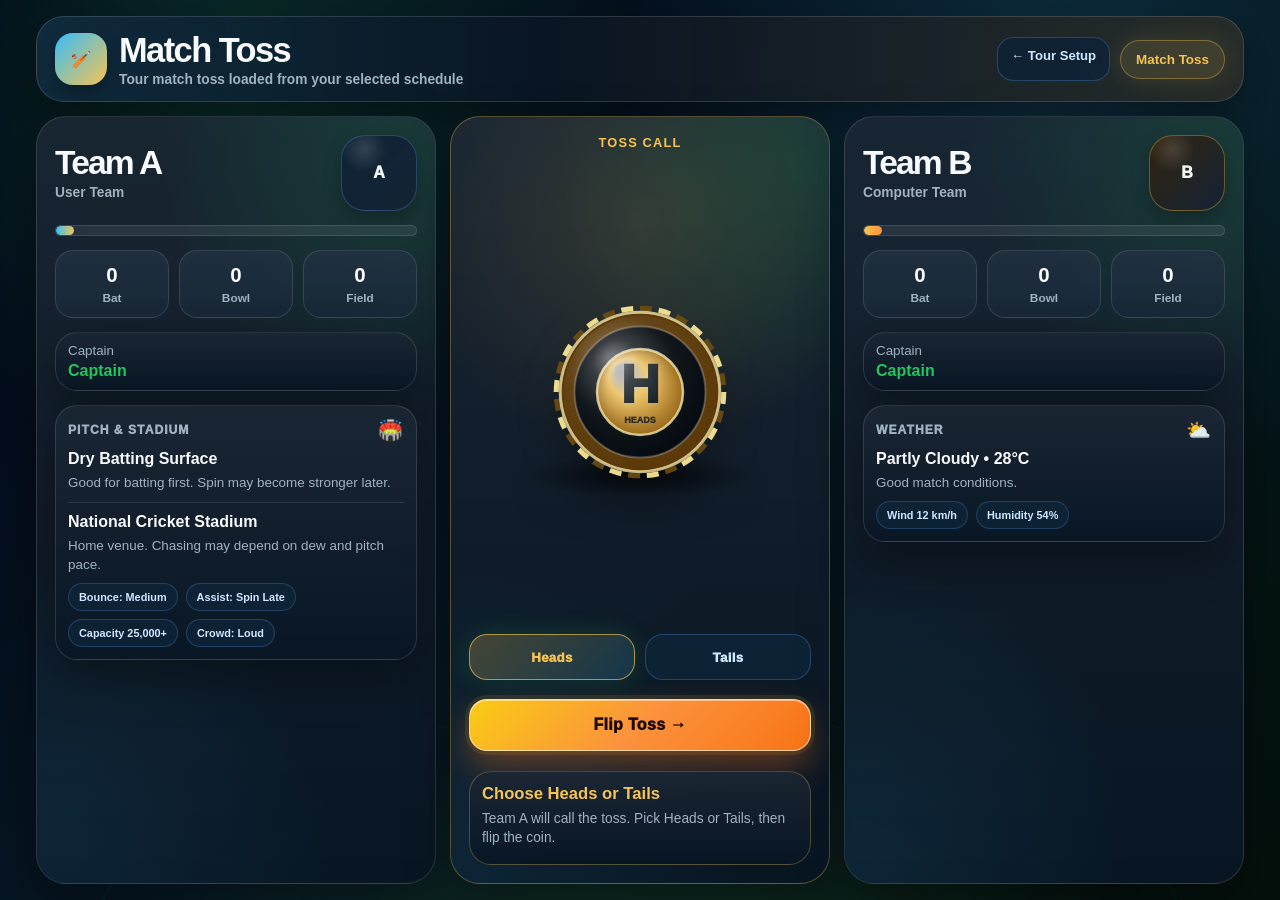
<file: toss.html>
<html lang="en"><head>
  <meta charset="UTF-8">
  <meta name="viewport" content="width=device-width, initial-scale=1, viewport-fit=cover" />
  <meta name="apple-mobile-web-app-capable" content="yes" />
  <meta name="mobile-web-app-capable" content="yes" />
  <meta name="theme-color" content="#061018" />
  <title>Match Toss</title>
  <link rel="stylesheet" href="toss.css?v=15">
  <link rel="stylesheet" href="mobile-iphone15pro.css?v=6" />

  <style id="toss-choice-state-layout">
    /* Toss action states: default = Heads/Tails + Flip; user wins = Bat/Bowl; completed = Continue */
    body.toss-page #continueBtn,
    body.toss-page #decisionRow {
      display: none !important;
    }

    body.toss-page .toss-actions {
      display: grid;
      gap: 10px;
      width: 100%;
    }

    body.toss-page .toss-actions.is-user-decision .choice-row,
    body.toss-page .toss-actions.is-user-decision #flipBtn,
    body.toss-page .toss-actions.is-user-decision #continueBtn {
      display: none !important;
    }

    body.toss-page .toss-actions.is-user-decision #decisionRow,
    body.toss-page .toss-actions.is-user-decision #decisionRow.show {
      display: grid !important;
      grid-template-columns: 1fr 1fr;
      gap: 10px;
      margin: 0;
    }

    body.toss-page .toss-actions.is-complete .choice-row,
    body.toss-page .toss-actions.is-complete #flipBtn,
    body.toss-page .toss-actions.is-complete #decisionRow {
      display: none !important;
    }

    body.toss-page .toss-actions.is-complete #continueBtn {
      display: block !important;
      width: 100%;
      margin: 0;
    }
  </style>
</head>
<body class="toss-page">
  <div class="stadium-lights">
    <div class="beam left"></div>
    <div class="beam center"></div>
    <div class="beam right"></div>
  </div>
  <div class="field-glow"></div>

  <div class="page">
    <header class="topbar">
      <div class="brand">
        <div class="logo">🏏</div>
        <div class="title">
          <h1>Match Toss</h1>
          <p>Tour match toss loaded from your selected schedule</p>
        </div>
      </div>
      <div style="display:flex; gap:10px; align-items:center; flex-wrap:wrap; position:relative; z-index:3;">
        <a class="back-btn" href="index.html">← Tour Setup</a>
        <div class="match-pill" id="matchType">Loading Match...</div>
      </div>
    </header>

    <main class="main-grid">
      <section class="card team-card">
        <div class="team-head">
          <div class="team-name">
            <h2 id="teamAName">Team A</h2>
            <p id="teamASub">User Team</p>
          </div>
          <div class="team-badge" id="teamABadge">A</div>
        </div>
        <div class="power-meter"><div class="power-fill" id="teamAPower"></div></div>
        <div class="team-stats">
          <div class="stat"><b id="teamABat">0</b><span>Bat</span></div>
          <div class="stat"><b id="teamABowl">0</b><span>Bowl</span></div>
          <div class="stat"><b id="teamAField">0</b><span>Field</span></div>
        </div>
        <div class="captain-box"><small>Captain</small><strong id="teamACaptain">Captain</strong></div>
        <div class="team-info-box venue-inside-team">
            <div class="team-info-head">
                <span>Pitch & Stadium</span>
                <b>🏟️</b>
            </div>

            <h3 id="pitchTitle">Dry Batting Surface</h3>
            <p id="pitchText">Good for batting first. Spin may become stronger later.</p>

            <div class="venue-divider"></div>

            <h3 id="stadiumName">Melbourne Cricket Ground, Melbourne</h3>
            <p id="stadiumText">Home venue. Chasing may depend on dew and pitch pace.</p>

            <div class="mini-tags compact-tags">
                <span class="tag gold" id="pitchBounce">Bounce: Medium</span>
                <span class="tag green" id="pitchAssist">Assist: Spin Late</span>
                <span class="tag" id="stadiumCapacity">Capacity 25,000+</span>
                <span class="tag green" id="stadiumCrowd">Crowd: Loud</span>
            </div>
        </div>
      </section>

      <section class="card toss-center">
        <div class="toss-top-row  toss-title-centered">
          <div>
            <div class="section-label">Toss Call</div>
          </div>
        </div>

        <div class="coin-area" id="coinArea">
          <div class="coin-stage"></div>
          <div class="energy-ring"></div>
          <div class="energy-ring ring-two"></div>
          <canvas id="coinCanvas" width="325" height="325" aria-label="Animated cricket toss coin"></canvas>
        </div>

        <div class="toss-actions" id="tossActions">
          <div class="choice-row">
            <button id="headsBtn" onclick="selectCall('Heads')" class="active">Heads</button>
            <button id="tailsBtn" onclick="selectCall('Tails')">Tails</button>
          </div>
          <button class="toss-btn" id="flipBtn" onclick="doToss()">Flip Toss</button>
          <div class="decision-row" id="decisionRow">
            <button onclick="chooseDecision('Bat')">Bat First</button>
            <button onclick="chooseDecision('Bowl')">Bowl First</button>
          </div>
          <button class="toss-btn continue-btn" id="continueBtn" onclick="goToMatchCenter()">Continue to Match Center</button>
          <div class="result-box flash-result" id="resultBox" style="margin-top: 10px;">
            <h3 id="resultTitle">Choose Heads or Tails</h3>
            <p id="resultText">Pick your toss call, then flip the coin.</p>
          </div>
        </div>
      </section>

      <section class="card team-card">
        <div class="team-head">
          <div class="team-name">
            <h2 id="teamBName">Team B</h2>
            <p id="teamBSub">Computer Team</p>
          </div>
          <div class="team-badge away" id="teamBBadge">B</div>
        </div>
        <div class="power-meter"><div class="power-fill away-fill" id="teamBPower"></div></div>
        <div class="team-stats">
          <div class="stat"><b id="teamBBat">0</b><span>Bat</span></div>
          <div class="stat"><b id="teamBBowl">0</b><span>Bowl</span></div>
          <div class="stat"><b id="teamBField">0</b><span>Field</span></div>
        </div>
        <div class="captain-box"><small>Captain</small><strong id="teamBCaptain">Captain</strong></div>
        <div class="team-info-box weather-inside-team">
            <div class="team-info-head">
                <span>Weather</span>
                <b>⛅</b>
            </div>

            <h3 id="weatherTitle">Partly Cloudy • 28°C</h3>
            <p id="weatherText">Good match conditions.</p>

            <div class="mini-tags compact-tags">
                <span class="tag blue" id="weatherWind">Wind 12 km/h</span>
                <span class="tag" id="weatherHumidity">Humidity 54%</span>
            </div>
        
        </div>
        
      </section>
    </main>


  </div>
  <script src="toss.js?v=15"></script>


  <script src="mobile-viewport.js?v=3"></script>
</body></html>
</file>
<file: tour.css>
:root {
      --bg: #101820;
      --bg-2: #17212b;
      --panel: #17212b;
      --panel-2: #22303c;
      --panel-3: #243447;
      --border: #263544;
      --border-2: #34495e;
      --text: #f4f4f4;
      --muted: #b8c4cc;
      --accent: #7ee787;
      --accent-dark: #2d6a4f;
      --accent-hover: #40916c;
      --blue: #60a5fa;
      --cyan: #22d3ee;
      --danger: #d62828;
      --warning: #f77f00;
      --shadow: 0 24px 70px rgba(0, 0, 0, 0.35);
      --radius: 24px;
    }

    * { box-sizing: border-box; }

    body {
      margin: 0;
      font-family: Inter, ui-sans-serif, system-ui, -apple-system, BlinkMacSystemFont, "Segoe UI", Arial, Helvetica, sans-serif;
      overflow: hidden;
      background:
        radial-gradient(circle at 14% 0%, rgba(126, 231, 135, 0.16), transparent 32%),
        radial-gradient(circle at 82% 8%, rgba(96, 165, 250, 0.12), transparent 28%),
        linear-gradient(135deg, var(--bg), #0b1218 58%, #05080c);
      color: var(--text);
      height: 100vh;
    }

    button, input, select { font: inherit; }

    .page {
      width: min(1500px, 98vw);
      height: 100vh;
      margin: 0 auto;
      padding: 10px 0;
      display: flex;
      flex-direction: column;
      gap: 10px;
      overflow: hidden;
    }

    .hero {
      flex: 0 0 auto;
      display: flex;
      justify-content: space-between;
      gap: 14px;
      align-items: center;
      background: linear-gradient(135deg, rgba(23, 33, 43, 0.96), rgba(34, 48, 60, 0.82));
      border: 1px solid var(--border);
      border-radius: 20px;
      padding: 12px 16px;
      box-shadow: var(--shadow);
      margin-bottom: 0;
      overflow: hidden;
      position: relative;
    }

    .hero::after {
      content: "";
      position: absolute;
      width: 260px;
      height: 260px;
      right: -120px;
      top: -130px;
      background: rgba(126, 231, 135, 0.08);
      border-radius: 999px;
      pointer-events: none;
    }

    .hero h1 {
      margin: 0;
      font-size: clamp(28px, 3.2vw, 42px);
      line-height: 0.95;
      letter-spacing: -0.055em;
      color: var(--text);
    }

    .hero h1 span { color: var(--accent); }

    .hero p {
      margin: 5px 0 0;
      color: var(--muted);
      max-width: 820px;
      font-weight: 650;
      line-height: 1.28;
      font-size: 13px;
    }

    .database-pill {
      position: relative;
      z-index: 1;
      background: var(--panel-2);
      border: 1px solid var(--border-2);
      color: var(--accent);
      padding: 10px 13px;
      border-radius: 14px;
      font-weight: 900;
      white-space: nowrap;
      font-size: 13px;
    }

    .hero-tools {
      position: relative;
      z-index: 1;
      display: grid;
      gap: 7px;
      justify-items: end;
      min-width: 235px;
    }

    .data-source {
      display: none;
    }

    button.compact {
      padding: 9px 12px;
      border-radius: 13px;
      font-size: 12px;
    }

    .steps {
      flex: 0 0 auto;
      display: flex;
      flex-wrap: wrap;
      gap: 8px;
      margin-bottom: 0;
    }

    .step {
      background: rgba(23, 33, 43, 0.86);
      color: var(--muted);
      border: 1px solid var(--border);
      padding: 7px 11px;
      border-radius: 999px;
      font-size: 13px;
      font-weight: 850;
    }

    .step.active {
      background: var(--accent-dark);
      color: white;
      border-color: var(--accent-hover);
      box-shadow: 0 0 0 4px rgba(126, 231, 135, 0.08);
    }

    .screen { display: none; }
    .screen.active { flex: 1; min-height: 0; overflow: hidden; }

      .team-grid {
      display: grid;
      grid-template-columns: 320px 64px 320px;
      gap: 14px;
      justify-content: center;
      align-items: stretch;
      margin: 0 auto 10px;
      min-height: 0;
    }

    .team-card {
      min-height: 260px;
      max-width: 340px;
      background:
        radial-gradient(circle at 90% 10%, rgba(126, 231, 135, 0.11), transparent 32%),
        linear-gradient(180deg, rgba(34, 48, 60, 0.96), rgba(23, 33, 43, 0.98));
      border: 1px solid var(--border);
      border-radius: 18px;
      padding: 8px;
      box-shadow: var(--shadow);
      position: relative;
      overflow: hidden;
      display: flex;
      flex-direction: column;
      justify-content: center;
      text-align: center;
    }

    .team-card::before {
      content: "";
      position: absolute;
      inset: 0;
      background: linear-gradient(135deg, rgba(255, 255, 255, 0.045), transparent 42%);
      pointer-events: none;
    }

    .team-card-inner {
      position: relative;
      z-index: 1;
      display: grid;
      justify-items: center;
    }

    .team-label {
      color: var(--accent);
      font-size: 13px;
      font-weight: 950;
      text-transform: uppercase;
      letter-spacing: 0.13em;
      margin-bottom: 8px;
    }

    .logo-frame {
      width: 100px;
      height: 100px;
      border-radius: 18px;
      background: linear-gradient(135deg, #05080c, #17212b);
      border: 1px solid var(--border-2);
      display: grid;
      place-items: center;
      box-shadow: inset 0 0 0 1px rgba(126, 231, 135, 0.08), 0 10px 24px rgba(0, 0, 0, 0.24);
      margin-bottom: 8px;
      overflow: hidden;
    }

    .logo-frame img {
      max-width: 90px;
      max-height: 90px;
      object-fit: contain;
      display: block;
    }

    .logo-fallback {
      display: none;
      width: 88px;
      height: 88px;
      border-radius: 14px;
      border: 2px solid var(--accent-dark);
      background: var(--panel-2);
      color: var(--accent);
      align-items: center;
      justify-content: center;
      text-align: center;
      font-size: 18px;
      font-weight: 1000;
      letter-spacing: -0.04em;
    }

    .team-card h2 {
      margin: 0;
      font-size: 20px;
      line-height: 1;
      letter-spacing: -0.04em;
      color: var(--text);
    }

    .team-card p {
      margin: 5px 0 8px;
      color: var(--muted);
      line-height: 1.25;
      font-size: 12px;
      font-weight: 650;
    }

    .team-stats {
      display: flex;
      justify-content: center;
      flex-wrap: wrap;
      gap: 6px;
      margin-top: 10px;
    }

    .mini-stat,
    .badge {
      display: inline-flex;
      align-items: center;
      justify-content: center;
      gap: 5px;
      padding: 5px 8px;
      border-radius: 999px;
      background: var(--panel-2);
      border: 1px solid var(--border);
      color: #cbd5e1;
      font-size: 11px;
      font-weight: 850;
      white-space: nowrap;
    }

    .badge.green { background: var(--accent-dark); color: white; border-color: var(--accent-hover); }
    .badge.blue { background: #1d4ed8; color: white; border-color: #2563eb; }
    .badge.warn { background: #92400e; color: white; border-color: #b45309; }

    .vs-card {
      width: 64px;
      border-radius: 22px;
      border: 1px solid var(--border);
      background: rgba(23, 33, 43, 0.82);
      display: grid;
      place-items: center;
      box-shadow: var(--shadow);
    }

    .vs-card span {
      width: 46px;
      height: 46px;
      border-radius: 999px;
      background: var(--accent-dark);
      color: white;
      display: grid;
      place-items: center;
      font-size: 16px;
      font-weight: 1000;
      border: 1px solid var(--accent-hover);
      box-shadow: 0 10px 24px rgba(0, 0, 0, 0.26);
    }

    .panel {
      background: rgba(23, 33, 43, 0.95);
      border: 1px solid var(--border);
      border-radius: 20px;
      padding: 14px;
      box-shadow: var(--shadow);
      margin-bottom: 0;
    }

    .panel h2 {
      margin: 0;
      font-size: 24px;
      letter-spacing: -0.035em;
      color: var(--accent);
    }

    .muted { color: var(--muted); margin: 8px 0 0; font-weight: 650; line-height: 1.45; }

    .series-grid {
      display: grid;
      grid-template-columns: repeat(4, 1fr);
      gap: 10px;
      margin: 10px 0;
    }

    .format-card {
      background: var(--panel-2);
      border: 1px solid var(--border);
      border-radius: 16px;
      padding: 10px;
    }

    .format-card label {
      display: block;
      color: var(--accent);
      font-weight: 900;
      margin-bottom: 8px;
    }

    select, input[type="text"], input[type="file"] {
      width: 100%;
      padding: 12px 13px;
      border-radius: 14px;
      border: 1px solid var(--border-2);
      background: #101820;
      color: white;
      outline: none;
      font-size: 15px;
    }

    select:focus, input:focus {
      border-color: var(--accent);
      box-shadow: 0 0 0 4px rgba(126, 231, 135, 0.10);
    }

    .actions { display: flex; flex-wrap: wrap; gap: 12px; align-items: center; margin-top: 14px; }

    button {
      cursor: pointer;
      border: 1px solid var(--accent-hover);
      background: var(--accent-dark);
      color: white;
      padding: 13px 18px;
      border-radius: 16px;
      font-weight: 950;
      box-shadow: 0 12px 28px rgba(45, 106, 79, 0.25);
    }

    button:hover { background: var(--accent-hover); }
    button.secondary { background: var(--panel-2); border-color: var(--border-2); color: var(--text); box-shadow: none; }
    button.secondary:hover { background: var(--panel-3); }
    button:disabled { opacity: 0.45; cursor: not-allowed; }

    .message {
      display: none;
      margin-top: 14px;
      padding: 12px 14px;
      border-radius: 14px;
      background: var(--panel-2);
      border: 1px solid var(--border-2);
      color: var(--text);
      font-weight: 850;
    }
    .message.show { display: block; }
    .message.error { border-color: var(--danger); color: #fecaca; }

    .topline { flex: 0 0 auto; display:flex; justify-content:space-between; align-items:center; gap:12px; margin:0; padding:0 3px; }
    .topline h2 { margin:0; font-size:clamp(26px,3vw,36px); letter-spacing:-0.055em; }
    .topline p { margin:4px 0 0; color:var(--muted); font-size:13px; font-weight:650; line-height:1.25; }

    #setupScreen.active { display: grid; grid-template-rows: minmax(0, 1fr) auto; gap: 10px; }
    #squadScreen.active, #summaryScreen.active { display: flex; flex-direction: column; gap: 10px; }
    #squadScreen > .panel { flex: 1; min-height: 0; overflow: hidden; display: flex; }
    #summaryScreen > .panel { flex: 1; min-height: 0; overflow: auto; }

    .squad-layout { flex: 1; min-height: 0; display: grid; grid-template-columns: minmax(235px, 286px) minmax(0, 1fr); gap: 12px; align-items: stretch; }
    .side-panel { position: static; min-height: 0; overflow: auto; background: var(--panel-2); border: 1px solid var(--border); border-radius: 18px; padding: 14px; }
    .side-panel h3 { margin: 0; color: var(--accent); font-size: 20px; }
    .chip-list { display:grid; gap:8px; margin:10px 0; }
    .chip { display:flex; justify-content:space-between; gap:10px; align-items:center; padding:9px 11px; border-radius:13px; background:#101820; border:1px solid var(--border); color:#cbd5e1; font-weight:900; }
    .chip.good b { color: var(--accent); }
    .chip.warn b { color: #facc15; }
    .chip.bad b { color: #fecaca; }
    .filters { display:grid; gap:8px; }

    .table-card { height: 100%; min-height: 0; overflow: auto; border: 1px solid var(--border); border-radius: 18px; background: var(--panel); }
    table { width:100%; border-collapse: collapse; min-width: 0; table-layout: fixed; }
    thead { background: var(--panel-2); position: sticky; top: 0; z-index: 2; }
    th, td { padding: 8px 6px; border-bottom: 1px solid var(--border); text-align:left; vertical-align: middle; font-size:12px; line-height:1.18; overflow-wrap:anywhere; }
    th { color: var(--accent); font-weight: 950; font-size:10.5px; text-transform:uppercase; letter-spacing:.035em; }
    tbody tr:hover { background: var(--panel-3); }
    tr.selected-row { background: rgba(45, 106, 79, 0.34); }
    .select-cell { width: 44px; text-align: center; }
    .select-cell input { width:18px; height:18px; accent-color: var(--accent-dark); cursor:pointer; }
    th:nth-child(2), td:nth-child(2) { width: 22%; }
    th:nth-child(3), td:nth-child(3) { width: 10%; }
    th:nth-child(4), td:nth-child(4),
    th:nth-child(5), td:nth-child(5),
    th:nth-child(6), td:nth-child(6),
    th:nth-child(7), td:nth-child(7),
    th:nth-child(8), td:nth-child(8) { width: 7%; text-align:center; }
    th:nth-child(9), td:nth-child(9),
    th:nth-child(10), td:nth-child(10) { width: 10%; text-align:center; }
    .player-name { color: var(--accent); font-weight: 950; display:block; }
    .tiny { color: var(--muted); font-size: 10.5px; font-weight: 750; margin-top: 3px; line-height:1.2; }
    .role-badge { width: 100%; justify-content:center; white-space:normal; line-height:1.05; }

    .stat-cell { text-align:center; }
    .rating-card {
      display: inline-grid;
      place-items: center;
      min-width: 48px;
      height: 34px;
      margin: 0 auto;
      padding: 0 8px;
      border-radius: 13px;
      background: linear-gradient(180deg, rgba(16, 24, 32, .98), rgba(5, 8, 12, .98));
      border: 1px solid var(--border-2);
      box-shadow: inset 0 1px 0 rgba(255,255,255,.06), 0 8px 18px rgba(0,0,0,.20);
    }
    .rating-number {
      display:block;
      font-weight:1000;
      font-size:16px;
      line-height:1;
      letter-spacing:-.05em;
      text-shadow: 0 1px 10px rgba(0,0,0,.35);
    }
    .rating-card.elite { border-color: rgba(126, 231, 135, .75); background: linear-gradient(180deg, rgba(45,106,79,.55), rgba(16,24,32,.95)); }
    .rating-card.elite .rating-number { color: #b7ffbf; }
    .rating-card.high { border-color: rgba(126, 231, 135, .48); }
    .rating-card.high .rating-number { color: var(--accent); }
    .rating-card.mid { border-color: rgba(250, 204, 21, .48); }
    .rating-card.mid .rating-number { color: #facc15; }
    .rating-card.low { border-color: rgba(254, 202, 202, .40); }
    .rating-card.low .rating-number { color: #fecaca; }

    .playstyle-pill { display:inline-flex; align-items:center; justify-content:center; width:100%; max-width:118px; min-height:26px; padding:4px 7px; border-radius:999px; font-size:10.5px; line-height:1.12; font-weight:900; color:white; white-space:normal; overflow-wrap:anywhere; text-align:center; }
    .ps-slogger { background:#d62828; } .ps-balanced { background:#2d6a4f; } .ps-anchor { background:#1d4ed8; } .ps-finisher { background:#f77f00; } .ps-runner { background:#0891b2; } .ps-pinch { background:#c026d3; } .ps-wall { background:#475569; } .ps-swing { background:#38bdf8;color:#08111f; } .ps-hitdeck { background:#92400e; } .ps-shortball { background:#7c3aed; } .ps-death { background:#7f1d1d; } .ps-classical { background:#4338ca; } .ps-flat { background:#65a30d; } .ps-mystery { background:#9333ea; } .ps-containment { background:#0f766e; } .ps-wicketkeeper { background:#0d9488; } .ps-none { background:#334155; }

    .summary-grid { display:grid; grid-template-columns: 1fr 1fr; gap: 12px; }

/* Page navigation links */
.page-link,
.back-link {
  display: inline-flex;
  align-items: center;
  justify-content: center;
  text-decoration: none;
  border: 1px solid var(--border-2);
  background: var(--panel-2);
  color: var(--text);
  box-shadow: none;
  font-weight: 950;
}

.page-link:hover,
.back-link:hover {
  background: var(--panel-3);
}



/* Make squad table text easier to read */
#playersTbody .player-name {
  font-size: 15px;
  font-weight: 1000;
  line-height: 1.15;
  color: var(--accent);
}

#playersTbody .tiny {
  font-size: 12px;
  font-weight: 800;
  line-height: 1.3;
  color: #cbd5e1;
  margin-top: 5px;
}

/* Make role badge bigger */
#playersTbody .role-badge {
  font-size: 12px;
  font-weight: 950;
  padding: 7px 9px;
  min-height: 30px;
}

/* Make Bat Style and Bowl Style pills bigger */
#playersTbody .playstyle-pill {
  font-size: 12px;
  font-weight: 950;
  min-height: 32px;
  max-width: 145px;
  padding: 6px 10px;
  line-height: 1.15;
}

/* Make rating numbers slightly clearer */
#playersTbody .rating-card {
  min-width: 52px;
  height: 36px;
}

#playersTbody .rating-number {
  font-size: 17px;
}

/* Give table rows a little more breathing room */
#playersTbody td {
  padding-top: 10px;
  padding-bottom: 10px;
}

#playersTbody th:nth-child(9),
#playersTbody td:nth-child(9),
#playersTbody th:nth-child(10),
#playersTbody td:nth-child(10) {
  width: 13%;
}

/* BIGGER SQUAD TABLE TEXT */
#playersTbody td {
  font-size: 16px;
  padding-top: 14px;
  padding-bottom: 14px;
}

/* Player name */
#playersTbody .player-name {
  font-size: 20px;
  font-weight: 1000;
  line-height: 1.2;
  color: var(--accent);
}

/* Hand + bowling type line */
#playersTbody .tiny {
  font-size: 15px;
  font-weight: 850;
  line-height: 1.35;
  color: #d6e2ea;
  margin-top: 6px;
}

/* Role badge */
#playersTbody .role-badge {
  font-size: 15px;
  font-weight: 1000;
  padding: 9px 12px;
  min-height: 38px;
}

/* Bat / Bowl style pills */
#playersTbody .playstyle-pill {
  font-size: 15px;
  font-weight: 1000;
  min-height: 42px;
  max-width: 180px;
  padding: 8px 12px;
  line-height: 1.2;
}

/* Rating number boxes */
#playersTbody .rating-card {
  min-width: 58px;
  height: 42px;
}

#playersTbody .rating-number {
  font-size: 21px;
}

/* Make table header easier to read too */
thead th {
  font-size: 13px;
}

/* Give Player, Bat Style, Bowl Style more room */
th:nth-child(2),
td:nth-child(2) {
  width: 25%;
}

th:nth-child(9),
td:nth-child(9),
th:nth-child(10),
td:nth-child(10) {
  width: 13%;
}



/* FIT SQUAD TABLE TO SCREEN WIDTH AFTER USING ACRONYMS */

.table-card table {
  width: 100% !important;
  min-width: 0 !important;
  table-layout: fixed !important;
}

/* Column widths */
th:nth-child(1),
td:nth-child(1) {
  width: 5% !important;
}

th:nth-child(2),
td:nth-child(2) {
  width: 25% !important;
}

th:nth-child(3),
td:nth-child(3) {
  width: 12% !important;
}

th:nth-child(4),
td:nth-child(4),
th:nth-child(5),
td:nth-child(5),
th:nth-child(6),
td:nth-child(6),
th:nth-child(7),
td:nth-child(7),
th:nth-child(8),
td:nth-child(8) {
  width: 8% !important;
}

th:nth-child(9),
td:nth-child(9),
th:nth-child(10),
td:nth-child(10) {
  width: 9% !important;
}

/* Keep acronyms compact */
#playersTbody .playstyle-pill {
  width: auto !important;
  max-width: 80px !important;
  min-width: 58px !important;
  min-height: 34px !important;
  font-size: 15px !important;
  padding: 7px 8px !important;
  white-space: nowrap !important;
}

/* Keep player name readable but not huge */
#playersTbody .player-name {
  font-size: 18px !important;
}

#playersTbody .tiny {
  font-size: 13px !important;
}

/* Make rating cards fit better */
#playersTbody .rating-card {
  min-width: 48px !important;
  height: 38px !important;
}

#playersTbody .rating-number {
  font-size: 20px !important;
}

/* Prevent long text from forcing table wider */
td,
th {
  overflow: hidden !important;
  text-overflow: ellipsis !important;
}

/* Let player detail line wrap normally */
#playersTbody td:nth-child(2) {
  overflow: visible !important;
  text-overflow: unset !important;
}

#playersTbody .tiny {
  white-space: normal !important;
}


/* Reorganized squad table: less sideways scroll */

.squad-table {
  width: 100% !important;
  min-width: 0 !important;
  table-layout: fixed !important;
}

.squad-table th:nth-child(1),
.squad-table td:nth-child(1) {
  width: 6% !important;
}

.squad-table th:nth-child(2),
.squad-table td:nth-child(2) {
  width: 32% !important;
}

.squad-table th:nth-child(3),
.squad-table td:nth-child(3) {
  width: 14% !important;
}

.squad-table th:nth-child(4),
.squad-table td:nth-child(4) {
  width: 34% !important;
}

.squad-table th:nth-child(5),
.squad-table td:nth-child(5) {
  width: 14% !important;
}

.player-info-cell {
  overflow: visible !important;
}

.ratings-pack {
  display: flex;
  flex-wrap: wrap;
  gap: 7px;
  align-items: center;
}

.rating-mini {
  display: grid;
  gap: 3px;
  justify-items: center;
  min-width: 54px;
}

.rating-mini span {
  color: var(--muted);
  font-size: 12px;
  font-weight: 950;
  text-transform: uppercase;
}

.style-pack {
  display: flex;
  flex-wrap: wrap;
  gap: 7px;
  justify-content: center;
}

.style-pack .playstyle-pill {
  width: auto !important;
  min-width: 64px !important;
  max-width: 90px !important;
  white-space: nowrap !important;
}

/* Sort buttons like database page */

.squad-sort-btn {
  width: 100%;
  background: none;
  border: none;
  box-shadow: none;
  padding: 0;
  color: var(--accent);
  font-size: 13px;
  font-weight: 1000;
  text-transform: uppercase;
  letter-spacing: 0.035em;
  cursor: pointer;
  display: flex;
  align-items: center;
  gap: 4px;
}

.squad-sort-btn:hover {
  color: white;
  background: none;
}

.squad-sort-btn.active {
  color: white;
}

.squad-sort-icon {
  color: var(--muted);
  font-size: 13px;
}

.squad-sort-btn.active .squad-sort-icon {
  color: white;
}

/* Remove old forced sideways width */

.table-card table {
  min-width: 0 !important;
}

/* Squad table sort buttons */

.squad-sort-btn {
  width: 100%;
  background: none !important;
  border: none !important;
  box-shadow: none !important;
  padding: 0 !important;
  color: var(--accent) !important;
  font-size: 13px !important;
  font-weight: 1000 !important;
  text-transform: uppercase;
  letter-spacing: 0.035em;
  cursor: pointer;
  display: flex;
  align-items: center;
  justify-content: center;
  gap: 4px;
}

.squad-sort-btn:hover {
  color: white !important;
  background: none !important;
}

.squad-sort-btn.active {
  color: white !important;
}

.squad-sort-icon {
  color: var(--muted);
  font-size: 13px;
}

.squad-sort-btn.active .squad-sort-icon {
  color: white;
}

/* Keep 10 columns but reduce sideways scroll */

.squad-table {
  width: 100% !important;
  min-width: 0 !important;
  table-layout: fixed !important;
}

.squad-table th:nth-child(1),
.squad-table td:nth-child(1) {
  width: 5% !important;
}

.squad-table th:nth-child(2),
.squad-table td:nth-child(2) {
  width: 25% !important;
}

.squad-table th:nth-child(3),
.squad-table td:nth-child(3) {
  width: 10% !important;
}

.squad-table th:nth-child(4),
.squad-table td:nth-child(4),
.squad-table th:nth-child(5),
.squad-table td:nth-child(5),
.squad-table th:nth-child(6),
.squad-table td:nth-child(6),
.squad-table th:nth-child(7),
.squad-table td:nth-child(7),
.squad-table th:nth-child(8),
.squad-table td:nth-child(8) {
  width: 7% !important;
}

.squad-table th:nth-child(9),
.squad-table td:nth-child(9),
.squad-table th:nth-child(10),
.squad-table td:nth-child(10) {
  width: 9% !important;
}

.squad-table td,
.squad-table th {
  overflow: hidden !important;
  text-overflow: ellipsis !important;
}

.squad-table td:nth-child(2) {
  overflow: visible !important;
  text-overflow: unset !important;
}

#playersTbody .playstyle-pill {
  width: auto !important;
  min-width: 58px !important;
  max-width: 85px !important;
  white-space: nowrap !important;
}


/* FINAL OVERRIDE: BIGGER TEAM CARDS THAT ACTUALLY SHOW */

body {
  overflow-y: auto !important;
  height: auto !important;
  min-height: 100vh !important;
}

.page {
  height: auto !important;
  min-height: 100vh !important;
  overflow: visible !important;
}

.screen.active {
  overflow: visible !important;
}

#setupScreen.active {
  display: flex !important;
  flex-direction: column !important;
  gap: 14px !important;
}

.team-grid {
  display: grid !important;
  grid-template-columns: 430px 84px 430px !important;
  gap: 24px !important;
  justify-content: center !important;
  align-items: stretch !important;
  margin: 0 auto 14px !important;
  width: 100% !important;
}

.team-card {
  min-height: 340px !important;
  max-width: 430px !important;
  width: 430px !important;
  padding: 22px !important;
  border-radius: 26px !important;
}

.logo-frame {
  width: 110px !important;
  height: 110px !important;
  border-radius: 28px !important;
  margin-bottom: 16px !important;
}

.logo-frame img {
  max-width: 88px !important;
  max-height: 88px !important;
  object-fit: contain !important;
}

.logo-fallback {
  width: 84px !important;
  height: 84px !important;
  font-size: 28px !important;
}

.team-card h2 {
  font-size: 34px !important;
}

.team-card p {
  font-size: 15px !important;
  margin: 9px 0 14px !important;
}

.team-card select {
  padding: 14px 16px !important;
  font-size: 16px !important;
}

.team-stats {
  margin-top: 14px !important;
  gap: 8px !important;
}

.mini-stat {
  font-size: 12px !important;
  padding: 7px 10px !important;
}

.vs-card {
  width: 84px !important;
  border-radius: 28px !important;
}

.vs-card span {
  width: 62px !important;
  height: 62px !important;
  font-size: 21px !important;
}

/* Mobile fallback */
@media (max-width: 1000px) {
  .team-grid {
    grid-template-columns: 1fr !important;
    max-width: 430px !important;
  }

  .team-card {
    width: 100% !important;
    max-width: 430px !important;
  }

  .vs-card {
    width: 100% !important;
    min-height: 70px !important;
  }
}

/* Count and database button side by side */

.database-row {
  display: flex;
  align-items: center;
  justify-content: flex-end;
  gap: 10px;
  width: 100%;
}

.database-row .database-pill {
  white-space: nowrap;
}

.database-row .page-link {
  white-space: nowrap;
}


/* VS should only be the circle, no outer box */

.vs-card {
  width: 84px !important;
  min-height: auto !important;
  border: none !important;
  background: transparent !important;
  box-shadow: none !important;
  border-radius: 0 !important;
  display: grid !important;
  place-items: center !important;
  padding: 0 !important;
}

.vs-card span {
  width: 62px !important;
  height: 62px !important;
  border-radius: 999px !important;
  background: var(--accent-dark) !important;
  color: white !important;
  display: grid !important;
  place-items: center !important;
  font-size: 21px !important;
  font-weight: 1000 !important;
  border: 1px solid var(--accent-hover) !important;
  box-shadow: 0 12px 28px rgba(0, 0, 0, 0.26) !important;
}

/* Center align setup steps */

.steps {
  justify-content: center !important;
  align-items: center !important;
  text-align: center !important;
  width: 100% !important;
}

.step {
  text-align: center !important;
  font-size: 15px !important;
  padding: 10px 16px !important;
  font-weight: 950 !important;
}


/* Make player count and database button same size */

.database-row {
  display: flex !important;
  align-items: center !important;
  justify-content: flex-end !important;
  gap: 10px !important;
  width: 100% !important;
}

.database-pill,
.database-row .page-link,
.database-row button {
  height: 42px !important;
  min-height: 42px !important;
  padding: 0 14px !important;
  border-radius: 14px !important;
  font-size: 14px !important;
  font-weight: 900 !important;
  display: inline-flex !important;
  align-items: center !important;
  justify-content: center !important;
  white-space: nowrap !important;
  line-height: 1 !important;
  margin: 0 !important;
}

.database-pill {
  background: var(--panel-2) !important;
  border: 1px solid var(--border-2) !important;
  color: var(--accent) !important;
}

.database-row .page-link,
.database-row button {
  background: var(--panel-2) !important;
  border: 1px solid var(--border-2) !important;
  color: var(--text) !important;
  box-shadow: none !important;
}

.database-row .page-link:hover,
.database-row button:hover {
  background: var(--panel-3) !important;
}

/* Center only the Cricket Tour Setup title */

.hero h1 {
  text-align: center !important;
}

/* Center only the main Cricket Tour Setup title across the full header */

.hero {
  position: relative !important;
  padding-top: 66px !important;
}

.main-hero-title {
  position: absolute !important;
  top: 14px !important;
  left: 50% !important;
  transform: translateX(-50%) !important;
  text-align: center !important;
  width: max-content !important;
  margin: 0 !important;
  white-space: nowrap !important;
}

/* Fix centered title without pushing buttons to a new line */

.hero {
  position: relative !important;
  padding: 12px 16px !important;
  display: flex !important;
  justify-content: space-between !important;
  align-items: center !important;
}

/* Only push the left paragraph down, not the right buttons */
.hero > div:first-child {
  padding-top: 52px !important;
}

/* Center only Cricket Tour Setup */
.main-hero-title {
  position: absolute !important;
  top: 14px !important;
  left: 50% !important;
  transform: translateX(-50%) !important;
  text-align: center !important;
  width: max-content !important;
  margin: 0 !important;
  white-space: nowrap !important;
}

/* Keep player count and database button side by side */
.hero-tools {
  min-width: 360px !important;
  display: grid !important;
  justify-items: end !important;
  align-self: center !important;
}

.database-row {
  display: flex !important;
  flex-direction: row !important;
  align-items: center !important;
  justify-content: flex-end !important;
  gap: 10px !important;
  white-space: nowrap !important;
}

.database-row .database-pill,
.database-row .page-link,
.database-row button {
  white-space: nowrap !important;
}

.vs-card span {
  box-shadow: 0 0 24px rgba(126, 231, 135, 0.35);
}

/* Cooler Series Creator box only */

.series-panel {
  position: relative;
  overflow: hidden;
  border: 1px solid rgba(126, 231, 135, 0.28) !important;
  background:
    radial-gradient(circle at 12% 10%, rgba(126, 231, 135, 0.12), transparent 30%),
    radial-gradient(circle at 88% 15%, rgba(96, 165, 250, 0.12), transparent 30%),
    linear-gradient(135deg, rgba(23, 33, 43, 0.98), rgba(16, 24, 32, 0.98)) !important;
  box-shadow:
    0 22px 60px rgba(0, 0, 0, 0.32),
    inset 0 1px 0 rgba(255, 255, 255, 0.05) !important;
}

.series-panel::before {
  content: "";
  position: absolute;
  inset: 0;
  background:
    linear-gradient(90deg, transparent, rgba(126, 231, 135, 0.12), transparent);
  transform: translateX(-100%);
  animation: seriesShine 5s ease-in-out infinite;
  pointer-events: none;
}

.series-panel::after {
  content: "";
  position: center;
  top: 0;
  left: 18px;
  right: 18px;
  height: 3px;
  border-radius: 999px;
  background: linear-gradient(90deg, transparent, var(--accent), #60a5fa, transparent);
  opacity: 0.9;
}

.series-panel h2 {
  position: relative;
  z-index: 1;
  font-size: 26px !important;
  text-shadow: 0 0 18px rgba(126, 231, 135, 0.22);
}

.series-panel .series-grid {
  position: relative;
  z-index: 1;
}

.series-panel .format-card {
  position: relative;
  overflow: hidden;
  background:
    linear-gradient(180deg, rgba(34, 48, 60, 0.96), rgba(16, 24, 32, 0.98)) !important;
  border: 1px solid rgba(126, 231, 135, 0.22) !important;
  box-shadow:
    inset 0 1px 0 rgba(255, 255, 255, 0.04),
    0 12px 26px rgba(0, 0, 0, 0.22);
  transition: transform 0.18s ease, border-color 0.18s ease, box-shadow 0.18s ease;
}

.series-panel .format-card:hover {
  transform: translateY(-2px);
  border-color: rgba(126, 231, 135, 0.55) !important;
  box-shadow:
    0 0 0 4px rgba(126, 231, 135, 0.07),
    0 16px 32px rgba(0, 0, 0, 0.28);
}

.series-panel .format-card label {
  color: var(--accent) !important;
  letter-spacing: 0.08em;
}

.series-panel .format-card select {
  background: #0b1117 !important;
  border-color: rgba(126, 231, 135, 0.22) !important;
  font-weight: 850;
}

.series-panel .actions button {
  background:
    linear-gradient(135deg, var(--accent-dark), var(--accent-hover)) !important;
  border-color: rgba(126, 231, 135, 0.75) !important;
  box-shadow:
    0 14px 30px rgba(45, 106, 79, 0.35),
    0 0 0 4px rgba(126, 231, 135, 0.08) !important;
}

.series-panel .actions button:hover {
  transform: translateY(-1px);
  box-shadow:
    0 18px 36px rgba(45, 106, 79, 0.42),
    0 0 0 5px rgba(126, 231, 135, 0.11) !important;
}

@keyframes seriesShine {
  0% {
    transform: translateX(-100%);
    opacity: 0;
  }

  35% {
    opacity: 1;
  }

  70% {
    transform: translateX(100%);
    opacity: 0;
  }

  100% {
    transform: translateX(100%);
    opacity: 0;
  }
}

/* Cooler VS circle only */

.vs-card {
  border: none !important;
  background: transparent !important;
  box-shadow: none !important;
  display: grid !important;
  place-items: center !important;
  padding: 0 !important;
}

.vs-card span {
  position: relative !important;
  width: 72px !important;
  height: 72px !important;
  border-radius: 999px !important;
  background:
    radial-gradient(circle at 35% 25%, rgba(255, 255, 255, 0.22), transparent 24%),
    linear-gradient(135deg, #2d6a4f, #40916c, #7ee787) !important;
  color: #06110b !important;
  display: grid !important;
  place-items: center !important;
  font-size: 22px !important;
  font-weight: 1000 !important;
  letter-spacing: -0.04em !important;
  border: 2px solid rgba(126, 231, 135, 0.75) !important;
  box-shadow:
    0 0 18px rgba(126, 231, 135, 0.42),
    0 0 40px rgba(126, 231, 135, 0.20),
    0 16px 32px rgba(0, 0, 0, 0.35),
    inset 0 2px 5px rgba(255, 255, 255, 0.25),
    inset 0 -5px 12px rgba(0, 0, 0, 0.22) !important;
  animation: vsPulse 2.4s ease-in-out infinite;
}

.vs-card span::before {
  content: "";
  position: absolute;
  inset: -7px;
  border-radius: 999px;
  border: 1px solid rgba(126, 231, 135, 0.28);
  box-shadow: 0 0 22px rgba(126, 231, 135, 0.18);
}

.vs-card span::after {
  content: "";
  position: absolute;
  width: 34px;
  height: 8px;
  top: 13px;
  left: 16px;
  border-radius: 999px;
  background: rgba(255, 255, 255, 0.28);
  transform: rotate(-18deg);
}

@keyframes vsPulse {
  0%, 100% {
    transform: scale(1);
    box-shadow:
      0 0 18px rgba(126, 231, 135, 0.42),
      0 0 40px rgba(126, 231, 135, 0.20),
      0 16px 32px rgba(0, 0, 0, 0.35),
      inset 0 2px 5px rgba(255, 255, 255, 0.25),
      inset 0 -5px 12px rgba(0, 0, 0, 0.22);
  }

  50% {
    transform: scale(1.06);
    box-shadow:
      0 0 26px rgba(126, 231, 135, 0.62),
      0 0 58px rgba(126, 231, 135, 0.28),
      0 18px 36px rgba(0, 0, 0, 0.42),
      inset 0 2px 5px rgba(255, 255, 255, 0.28),
      inset 0 -5px 12px rgba(0, 0, 0, 0.25);
  }
}

/* Remove inner line/highlight from VS circle */
.vs-card span::after {
  display: none !important;
}

/* Team change premium animation */

.team-card.team-changed {
  animation: teamCardGlow 0.75s ease;
}

.logo-frame img.logo-fade-in {
  animation: logoFadeIn 0.5s ease;
}

.team-stats.stats-smooth {
  animation: statsSmoothIn 0.45s ease;
}

@keyframes teamCardGlow {
  0% {
    box-shadow:
      0 0 0 rgba(126, 231, 135, 0),
      var(--shadow);
    border-color: var(--border);
    transform: scale(1);
  }

  35% {
    box-shadow:
      0 0 0 5px rgba(126, 231, 135, 0.15),
      0 0 38px rgba(126, 231, 135, 0.32),
      var(--shadow);
    border-color: rgba(126, 231, 135, 0.75);
    transform: scale(1.018);
  }

  100% {
    box-shadow:
      0 0 0 rgba(126, 231, 135, 0),
      var(--shadow);
    border-color: var(--border);
    transform: scale(1);
  }
}

@keyframes logoFadeIn {
  0% {
    opacity: 0;
    transform: scale(0.84) rotate(-4deg);
    filter: blur(2px);
  }

  100% {
    opacity: 1;
    transform: scale(1) rotate(0deg);
    filter: blur(0);
  }
}

@keyframes statsSmoothIn {
  0% {
    opacity: 0;
    transform: translateY(8px);
  }

  100% {
    opacity: 1;
    transform: translateY(0);
  }
}

/* Show Cricket Tour Setup header only on main setup page */

body.sub-page .hero {
  display: none !important;
}

/* Squad picker: no whole-page scroll, only inner panels scroll */

body.squad-page {
  height: 100vh !important;
  overflow: hidden !important;
}

body.squad-page .page {
  height: 100vh !important;
  overflow: hidden !important;
  display: flex !important;
  flex-direction: column !important;
}

body.squad-page .steps {
  flex: 0 0 auto !important;
}

body.squad-page #squadScreen.active {
  flex: 1 1 auto !important;
  min-height: 0 !important;
  overflow: hidden !important;
  display: flex !important;
  flex-direction: column !important;
}

body.squad-page .topline {
  flex: 0 0 auto !important;
}

body.squad-page #squadScreen > .panel {
  flex: 1 1 auto !important;
  min-height: 0 !important;
  overflow: hidden !important;
  display: flex !important;
}

body.squad-page .squad-layout {
  flex: 1 1 auto !important;
  min-height: 0 !important;
  height: 100% !important;
  overflow: hidden !important;
}

/* Left rules/filter panel scrolls inside */
body.squad-page .side-panel {
  max-height: 100% !important;
  overflow-y: auto !important;
  overflow-x: hidden !important;
}

/* Right player table scrolls inside */
body.squad-page .table-card {
  height: 100% !important;
  min-height: 0 !important;
  overflow: auto !important;
}

/* Keep table header visible while scrolling */
body.squad-page .table-card thead {
  position: sticky !important;
  top: 0 !important;
  z-index: 5 !important;
}

/* New Tour Schedule Summary Page */

body.summary-page {
  height: 100vh !important;
  overflow: hidden !important;
}

body.summary-page .page {
  height: 100vh !important;
  overflow: hidden !important;
  display: flex !important;
  flex-direction: column !important;
}

body.summary-page #summaryScreen.active {
  flex: 1 1 auto !important;
  min-height: 0 !important;
  overflow: hidden !important;
  display: flex !important;
  flex-direction: column !important;
  gap: 12px !important;
}

.schedule-page-header {
  flex: 0 0 auto;
  display: flex;
  justify-content: space-between;
  align-items: center;
  gap: 14px;
  padding: 0 4px;
}

.schedule-page-header h2 {
  margin: 0;
  font-size: 34px;
  letter-spacing: -0.055em;
  color: var(--text);
}

.schedule-page-header p {
  margin: 5px 0 0;
  color: var(--muted);
  font-size: 13px;
  font-weight: 700;
}

.schedule-actions {
  display: flex;
  gap: 10px;
  flex-wrap: wrap;
  justify-content: flex-end;
}

.schedule-shell {
  flex: 1 1 auto;
  min-height: 0;
  overflow-y: auto;
  overflow-x: hidden;
  background:
    radial-gradient(circle at 14% 0%, rgba(126, 231, 135, 0.10), transparent 32%),
    linear-gradient(180deg, rgba(23, 33, 43, 0.96), rgba(16, 24, 32, 0.98));
  border: 1px solid var(--border);
  border-radius: 22px;
  padding: 16px;
  box-shadow: var(--shadow);
}

.tour-overview-card {
  position: sticky;
  top: 0;
  z-index: 5;
  background:
    linear-gradient(135deg, rgba(34, 48, 60, 0.98), rgba(16, 24, 32, 0.98));
  border: 1px solid rgba(126, 231, 135, 0.25);
  border-radius: 18px;
  padding: 14px;
  margin-bottom: 16px;
  display: flex;
  justify-content: space-between;
  gap: 14px;
  align-items: center;
  box-shadow: 0 16px 36px rgba(0, 0, 0, 0.28);
}

.overview-label {
  color: var(--accent);
  font-size: 11px;
  font-weight: 1000;
  text-transform: uppercase;
  letter-spacing: 0.12em;
}

.tour-overview-card h3 {
  margin: 4px 0 0;
  font-size: 24px;
  letter-spacing: -0.04em;
}

.tour-overview-stats {
  display: flex;
  flex-wrap: wrap;
  gap: 8px;
  justify-content: flex-end;
}

.tour-overview-stats span {
  background: #101820;
  border: 1px solid var(--border-2);
  color: #cbd5e1;
  padding: 7px 10px;
  border-radius: 999px;
  font-size: 12px;
  font-weight: 900;
  white-space: nowrap;
}

.schedule-list {
  display: grid;
  gap: 18px;
}

.schedule-day {
  display: grid;
  gap: 10px;
}

.schedule-date {
  position: sticky;
  top: 86px;
  z-index: 4;
  background: #05080c;
  border: 1px solid rgba(126, 231, 135, 0.22);
  color: var(--accent);
  padding: 9px 12px;
  border-radius: 12px;
  font-size: 13px;
  font-weight: 1000;
  letter-spacing: 0.08em;
  text-transform: uppercase;
}

.schedule-series-name {
  color: var(--text);
  font-size: 15px;
  font-weight: 1000;
  margin: 4px 0 0;
}

.schedule-match-card {
  background:
    linear-gradient(180deg, rgba(34, 48, 60, 0.92), rgba(23, 33, 43, 0.98));
  border: 1px solid var(--border);
  border-radius: 16px;
  padding: 13px;
  display: grid;
  grid-template-columns: 1fr auto;
  gap: 12px;
  align-items: center;
  transition: transform 0.18s ease, border-color 0.18s ease, box-shadow 0.18s ease;
}

.schedule-match-card:hover {
  transform: translateY(-2px);
  border-color: rgba(126, 231, 135, 0.42);
  box-shadow: 0 14px 32px rgba(0, 0, 0, 0.28);
}

.match-title {
  color: white;
  font-size: 17px;
  font-weight: 1000;
  margin-bottom: 5px;
}

.match-venue {
  color: #cbd5e1;
  font-size: 13px;
  font-weight: 750;
  margin-bottom: 6px;
}

.match-local-time {
  color: var(--accent);
  font-size: 14px;
  font-weight: 1000;
}

.match-gmt-time {
  color: var(--muted);
  font-size: 12px;
  font-weight: 750;
  margin-top: 3px;
}

.match-format-pill {
  justify-self: end;
  background: var(--accent-dark);
  border: 1px solid var(--accent-hover);
  color: white;
  padding: 8px 10px;
  border-radius: 999px;
  font-size: 12px;
  font-weight: 1000;
  white-space: nowrap;
}

.match-format-pill.test {
  background: #1d4ed8;
  border-color: #2563eb;
}

.match-format-pill.odi {
  background: #2d6a4f;
  border-color: #40916c;
}

.match-format-pill.t20 {
  background: #7c3aed;
  border-color: #8b5cf6;
}

.json-details {
  margin-top: 18px;
  background: #101820;
  border: 1px solid var(--border);
  border-radius: 16px;
  padding: 12px;
}

.json-details summary {
  cursor: pointer;
  color: var(--accent);
  font-weight: 1000;
}

.json-details pre {
  margin-top: 12px;
}

@media (max-width: 850px) {
  .schedule-page-header,
  .tour-overview-card,
  .schedule-match-card {
    grid-template-columns: 1fr;
    flex-direction: column;
    align-items: flex-start;
  }

  .match-format-pill {
    justify-self: start;
  }

  .schedule-actions {
    justify-content: flex-start;
  }
}

/* Compact side-by-side schedule cards */

.compact-match-card {
  display: grid !important;
  grid-template-columns: minmax(260px, 1.6fr) minmax(210px, 0.9fr) 74px !important;
  align-items: center !important;
  gap: 12px !important;
  padding: 10px 12px !important;
}

.match-main-info {
  min-width: 0 !important;
}

.match-time-info {
  min-width: 0 !important;
  text-align: right !important;
}

.compact-match-card .match-title {
  font-size: 16px !important;
  margin-bottom: 3px !important;
  white-space: nowrap !important;
  overflow: hidden !important;
  text-overflow: ellipsis !important;
}

.compact-match-card .match-venue {
  font-size: 12px !important;
  margin-bottom: 0 !important;
  white-space: nowrap !important;
  overflow: hidden !important;
  text-overflow: ellipsis !important;
}

.compact-match-card .match-local-time {
  font-size: 13px !important;
  white-space: nowrap !important;
}

.compact-match-card .match-local-time span {
  color: #cbd5e1 !important;
  font-weight: 800 !important;
}

.compact-match-card .match-gmt-time {
  font-size: 11px !important;
  white-space: nowrap !important;
}

.compact-match-card .match-format-pill {
  justify-self: end !important;
  padding: 7px 9px !important;
  font-size: 11px !important;
}

/* Mobile fallback */
@media (max-width: 850px) {
  .compact-match-card {
    grid-template-columns: 1fr !important;
    gap: 7px !important;
  }

  .match-time-info {
    text-align: left !important;
  }

  .compact-match-card .match-title,
  .compact-match-card .match-venue,
  .compact-match-card .match-local-time,
  .compact-match-card .match-gmt-time {
    white-space: normal !important;
  }

  .compact-match-card .match-format-pill {
    justify-self: start !important;
  }
}

/* Stop flicker while saved tour is restoring */
body.app-loading .page {
  opacity: 0;
  pointer-events: none;
}

body.app-ready .page {
  opacity: 1;
  transition: opacity 0.18s ease;
}

/* Tour overview outside the scrolling schedule box */

body.summary-page #summaryScreen.active {
  display: flex !important;
  flex-direction: column !important;
  gap: 12px !important;
  overflow: hidden !important;
}

.schedule-page-header {
  flex: 0 0 auto !important;
}

.schedule-overview-outside {
  flex: 0 0 auto !important;
  position: relative !important;
  top: auto !important;
  z-index: 2 !important;
  margin-bottom: 0 !important;
}

.tour-overview-card {
  position: relative !important;
  top: auto !important;
}

.schedule-shell {
  flex: 1 1 auto !important;
  min-height: 0 !important;
  overflow-y: auto !important;
  overflow-x: hidden !important;
}

/* Date headers now stick to the top of the scroll box, not under the tour card */
.schedule-date {
  position: sticky !important;
  top: 0 !important;
  z-index: 4 !important;
}

/* Let schedule dates scroll normally */

.schedule-date {
  position: static !important;
  top: auto !important;
  z-index: auto !important;
}

/* Better compact match rows with start button */

.compact-match-card {
  display: grid !important;
  grid-template-columns: minmax(260px, 1.25fr) minmax(210px, 0.85fr) 74px 128px !important;
  align-items: center !important;
  gap: 10px !important;
  padding: 10px 12px !important;
}

.match-main-info {
  min-width: 0 !important;
}

.match-time-info {
  min-width: 0 !important;
  text-align: center !important;
  background: rgba(16, 24, 32, 0.72);
  border: 1px solid rgba(126, 231, 135, 0.12);
  border-radius: 12px;
  padding: 7px 9px;
}

.compact-match-card .match-title {
  font-size: 16px !important;
  margin-bottom: 3px !important;
  white-space: nowrap !important;
  overflow: hidden !important;
  text-overflow: ellipsis !important;
}

.compact-match-card .match-venue {
  font-size: 12px !important;
  margin-bottom: 0 !important;
  white-space: nowrap !important;
  overflow: hidden !important;
  text-overflow: ellipsis !important;
}

.compact-match-card .match-local-time {
  font-size: 13px !important;
  white-space: nowrap !important;
}

.compact-match-card .match-local-time span {
  color: #cbd5e1 !important;
  font-weight: 800 !important;
}

.compact-match-card .match-gmt-time {
  font-size: 11px !important;
  white-space: nowrap !important;
}

.compact-match-card .match-format-pill {
  justify-self: center !important;
  padding: 7px 9px !important;
  font-size: 11px !important;
}

.match-action-wrap {
  display: flex;
  justify-content: flex-end;
}

.match-action-btn {
  width: 118px;
  height: 36px;
  border-radius: 12px;
  font-size: 12px;
  font-weight: 1000;
  padding: 0 10px;
  box-shadow: none;
}

.match-action-btn.start {
  background: linear-gradient(135deg, var(--accent-dark), var(--accent-hover));
  border: 1px solid rgba(126, 231, 135, 0.7);
  color: white;
  box-shadow: 0 0 0 4px rgba(126, 231, 135, 0.08);
}

.match-action-btn.start:hover {
  transform: translateY(-1px);
  box-shadow: 0 12px 26px rgba(45, 106, 79, 0.35);
}

.match-action-btn.locked {
  background: #17212b;
  border: 1px solid var(--border-2);
  color: #94a3b8;
  cursor: not-allowed;
  opacity: 0.75;
}

.match-action-btn.completed {
  background: #1d4ed8;
  border: 1px solid #2563eb;
  color: white;
  cursor: not-allowed;
  opacity: 0.9;
}

@media (max-width: 950px) {
  .compact-match-card {
    grid-template-columns: 1fr !important;
    gap: 8px !important;
  }

  .match-time-info {
    text-align: left !important;
  }

  .compact-match-card .match-title,
  .compact-match-card .match-venue,
  .compact-match-card .match-local-time,
  .compact-match-card .match-gmt-time {
    white-space: normal !important;
  }

  .compact-match-card .match-format-pill {
    justify-self: start !important;
  }

  .match-action-wrap {
    justify-content: flex-start !important;
  }
}

/* =========================================================
   COMPACT SERIES COUNTER CREATOR
   Option 3 without extra page scroll
========================================================= */

.series-counter-grid {
  display: grid !important;
  grid-template-columns: repeat(3, minmax(160px, 1fr)) minmax(230px, 1.15fr) !important;
  gap: 10px !important;
  align-items: stretch !important;
  margin: 10px 0 0 !important;
}

.counter-card,
.series-create-card {
  min-height: 118px !important;
  border-radius: 18px !important;
  padding: 12px !important;
  background:
    radial-gradient(circle at 90% 0%, rgba(126, 231, 135, 0.10), transparent 34%),
    linear-gradient(180deg, rgba(34, 48, 60, 0.98), rgba(16, 24, 32, 0.96)) !important;
  border: 1px solid rgba(126, 231, 135, 0.16) !important;
  box-shadow: 0 14px 28px rgba(0, 0, 0, 0.20) !important;
}

.counter-top {
  display: flex !important;
  justify-content: space-between !important;
  align-items: flex-start !important;
  gap: 8px !important;
  margin-bottom: 8px !important;
}

.counter-top span {
  color: var(--accent) !important;
  font-size: 18px !important;
  font-weight: 1000 !important;
  letter-spacing: -0.04em !important;
}

.counter-top small {
  color: var(--muted) !important;
  font-size: 11px !important;
  font-weight: 850 !important;
  text-transform: uppercase !important;
  letter-spacing: 0.08em !important;
}

.counter-control {
  display: grid !important;
  grid-template-columns: 42px 1fr 42px !important;
  align-items: center !important;
  gap: 8px !important;
}

.counter-control button {
  width: 42px !important;
  height: 42px !important;
  border-radius: 14px !important;
  padding: 0 !important;
  font-size: 24px !important;
  font-weight: 1000 !important;
  line-height: 1 !important;
  display: grid !important;
  place-items: center !important;
  background: #101820 !important;
  border: 1px solid var(--border-2) !important;
  color: var(--accent) !important;
  box-shadow: none !important;
}

.counter-control button:hover {
  background: var(--accent-dark) !important;
  color: white !important;
}

.counter-control strong {
  height: 48px !important;
  border-radius: 16px !important;
  display: grid !important;
  place-items: center !important;
  background:
    linear-gradient(180deg, rgba(126, 231, 135, 0.14), rgba(255, 255, 255, 0.04)) !important;
  border: 1px solid rgba(126, 231, 135, 0.22) !important;
  color: white !important;
  font-size: 34px !important;
  font-weight: 1000 !important;
  letter-spacing: -0.08em !important;
}

.counter-bottom {
  margin-top: 8px !important;
  color: #cbd5e1 !important;
  font-size: 12px !important;
  font-weight: 900 !important;
  text-align: center !important;
}

.test-counter {
  border-color: rgba(96, 165, 250, 0.22) !important;
}

.odi-counter {
  border-color: rgba(126, 231, 135, 0.24) !important;
}

.t20-counter {
  border-color: rgba(246, 196, 83, 0.24) !important;
}

.series-create-card {
  display: flex !important;
  flex-direction: column !important;
  justify-content: space-between !important;
  gap: 10px !important;
}

.series-preview-label {
  display: block !important;
  color: var(--muted) !important;
  font-size: 11px !important;
  font-weight: 1000 !important;
  letter-spacing: 0.08em !important;
  text-transform: uppercase !important;
  margin-bottom: 5px !important;
}

.series-create-card strong {
  display: block !important;
  color: white !important;
  font-size: 16px !important;
  font-weight: 1000 !important;
  line-height: 1.2 !important;
}

.series-create-card small {
  display: block !important;
  color: var(--accent) !important;
  margin-top: 4px !important;
  font-size: 12px !important;
  font-weight: 900 !important;
}

.series-create-card button {
  width: 100% !important;
  height: 42px !important;
  border-radius: 14px !important;
  padding: 0 14px !important;
  font-size: 14px !important;
}

/* Keep setup page from growing taller */
.series-panel {
  padding-bottom: 12px !important;
}

@media (max-width: 1000px) {
  .series-counter-grid {
    grid-template-columns: repeat(2, 1fr) !important;
  }

  .series-create-card {
    grid-column: span 2 !important;
  }
}

@media (max-width: 620px) {
  .series-counter-grid {
    grid-template-columns: 1fr !important;
  }

  .series-create-card {
    grid-column: auto !important;
  }
}

/* =========================================================
   REMOVE TINY SETUP PAGE SCROLL
   Paste at very bottom of tour.css
========================================================= */

/* Only lock the main setup page, not squad or summary pages */
body.main-page {
  height: 100vh !important;
  height: 100dvh !important;
  overflow: hidden !important;
}

/* Keep the whole setup inside one screen */
body.main-page .page {
  height: 100vh !important;
  height: 100dvh !important;
  min-height: 0 !important;
  overflow: hidden !important;
  padding-top: 8px !important;
  padding-bottom: 8px !important;
  gap: 8px !important;
}

/* Slightly tighten only spacing, not team card dimensions */
body.main-page .hero {
  margin-bottom: 0 !important;
}

body.main-page .steps {
  margin-bottom: 0 !important;
  gap: 6px !important;
}

body.main-page #setupScreen.active {
  gap: 8px !important;
  overflow: hidden !important;
}

/* Keep team cards same size, just reduce outside spacing */
body.main-page .team-grid {
  margin-bottom: 6px !important;
}

/* Tighten Series Creator only */
body.main-page .series-panel {
  padding-top: 10px !important;
  padding-bottom: 10px !important;
}

body.main-page .series-panel h2 {
  font-size: 22px !important;
  margin-bottom: 0 !important;
}

body.main-page .series-counter-grid {
  margin-top: 8px !important;
  gap: 8px !important;
}

/* Slightly shorter counter cards only, not team cards */
body.main-page .counter-card,
body.main-page .series-create-card {
  min-height: 108px !important;
  padding: 10px !important;
}

body.main-page .counter-control strong {
  height: 44px !important;
  font-size: 30px !important;
}

body.main-page .counter-control button {
  width: 40px !important;
  height: 40px !important;
}

body.main-page .counter-bottom {
  margin-top: 6px !important;
}

body.main-page .series-create-card button {
  height: 40px !important;
}

/* =========================================================
   SERIES CREATOR COLOR EMPHASIS
   Create Series button becomes the main visual action
========================================================= */

/* Give the series area a cooler tone so the orange button stands out */
body.main-page .series-panel {
  background:
    radial-gradient(circle at 12% 0%, rgba(56, 189, 248, 0.10), transparent 34%),
    linear-gradient(135deg, rgba(10, 25, 41, 0.98), rgba(8, 18, 30, 0.96)) !important;
  border: 1px solid rgba(56, 189, 248, 0.18) !important;
}

/* Counter cards: cooler, quieter colors */
body.main-page .counter-card {
  background:
    linear-gradient(180deg, rgba(15, 36, 55, 0.98), rgba(7, 16, 28, 0.96)) !important;
  border: 1px solid rgba(96, 165, 250, 0.18) !important;
  box-shadow: 0 12px 26px rgba(0, 0, 0, 0.22) !important;
}

body.main-page .counter-top span {
  color: #7dd3fc !important;
}

body.main-page .counter-control strong {
  background:
    linear-gradient(180deg, rgba(56, 189, 248, 0.15), rgba(255, 255, 255, 0.04)) !important;
  border: 1px solid rgba(56, 189, 248, 0.22) !important;
}

body.main-page .counter-control button {
  color: #7dd3fc !important;
  border-color: rgba(96, 165, 250, 0.28) !important;
}

body.main-page .counter-control button:hover {
  background: #0369a1 !important;
  color: white !important;
}

/* Create card becomes the highlight */
body.main-page .series-create-card {
  background:
    radial-gradient(circle at 85% 10%, rgba(251, 191, 36, 0.26), transparent 34%),
    linear-gradient(135deg, rgba(69, 34, 8, 0.98), rgba(30, 18, 8, 0.98)) !important;
  border: 1px solid rgba(251, 191, 36, 0.48) !important;
  box-shadow:
    0 16px 34px rgba(251, 146, 60, 0.16),
    0 0 0 1px rgba(251, 191, 36, 0.08) inset !important;
}

/* Preview text in the create card */
body.main-page .series-preview-label {
  color: #fed7aa !important;
}

body.main-page .series-create-card strong {
  color: #fff7ed !important;
}

body.main-page .series-create-card small {
  color: #fbbf24 !important;
}

/* Main Create Series button */
body.main-page .series-create-card button {
  background:
    linear-gradient(135deg, #facc15, #fb923c, #f97316) !important;
  color: #1c0a00 !important;
  border: 1px solid rgba(255, 237, 213, 0.45) !important;
  box-shadow:
    0 14px 28px rgba(249, 115, 22, 0.32),
    inset 0 1px 0 rgba(255, 255, 255, 0.45) !important;
  text-shadow: none !important;
}

/* Strong hover but not laggy */
body.main-page .series-create-card button:hover {
  background:
    linear-gradient(135deg, #fde047, #fb923c, #ea580c) !important;
  color: #120600 !important;
  border-color: rgba(255, 237, 213, 0.75) !important;
  box-shadow:
    0 16px 34px rgba(249, 115, 22, 0.42),
    0 0 0 4px rgba(251, 191, 36, 0.12) !important;
}

/* Small visual cue without animation lag */
body.main-page .series-create-card button::after {
  content: " →";
  font-weight: 1000;
}

/* =========================================================
   AUTO PICK USER SQUAD BUTTON
========================================================= */

.auto-user-squad-btn {
  width: 100% !important;
  height: 44px !important;
  border-radius: 14px !important;
  border: 1px solid rgba(251, 191, 36, 0.55) !important;
  background:
    linear-gradient(135deg, #facc15, #fb923c, #f97316) !important;
  color: #1c0a00 !important;
  font-size: 14px !important;
  font-weight: 1000 !important;
  box-shadow:
    0 12px 24px rgba(249, 115, 22, 0.24),
    inset 0 1px 0 rgba(255, 255, 255, 0.45) !important;
}

.auto-user-squad-btn:hover {
  background:
    linear-gradient(135deg, #fde047, #fb923c, #ea580c) !important;
  color: #120600 !important;
}

/* Match result replaces the match time after a completed match. */
.schedule-match-card.has-match-result .match-time-info {
  border-color: rgba(126, 231, 135, 0.35);
  background: rgba(126, 231, 135, 0.08);
}

.schedule-match-card.has-match-result .match-result-line {
  color: var(--accent);
  font-weight: 950;
}

.schedule-match-card.has-match-result .match-score-line {
  color: var(--muted);
  font-size: 11px;
  line-height: 1.25;
}


/* =========================================================
   Completed match card: show only large result in time box
   Example: India won by 6 wickets
========================================================= */
.compact-match-card.has-match-result .match-time-info,
.compact-match-card.has-match-result .result-only-time {
  display: flex !important;
  align-items: center !important;
  justify-content: center !important;
  min-height: 34px !important;
  text-align: center !important;
  padding-top: 6px !important;
  padding-bottom: 6px !important;
}

.compact-match-card.has-match-result .large-result-line,
.compact-match-card.has-match-result .match-result-line {
  font-size: clamp(14px, 1.25vw, 18px) !important;
  line-height: 1.12 !important;
  font-weight: 950 !important;
  color: var(--accent) !important;
  letter-spacing: -0.025em !important;
  white-space: normal !important;
}

.compact-match-card.has-match-result .match-score-line,
.compact-match-card.has-match-result .match-gmt-time {
  display: none !important;
}

@media (max-width: 480px) {
  .compact-match-card.has-match-result .match-time-info,
  .compact-match-card.has-match-result .result-only-time {
    min-height: 32px !important;
    justify-content: flex-start !important;
    text-align: left !important;
    padding-top: 5px !important;
    padding-bottom: 5px !important;
  }

  .compact-match-card.has-match-result .large-result-line,
  .compact-match-card.has-match-result .match-result-line {
    font-size: 14px !important;
    line-height: 1.15 !important;
    letter-spacing: -0.015em !important;
  }
}


/* Tour guard cache marker v1050 */
</file>
<file: mobile-iphone15pro.css>
/* iPhone 15 Pro / modern phone calibration layer
   Target viewport: 393 x 852 CSS px. Desktop layout stays untouched above 480px. */

:root {
  --safe-top: env(safe-area-inset-top, 0px);
  --safe-right: env(safe-area-inset-right, 0px);
  --safe-bottom: env(safe-area-inset-bottom, 0px);
  --safe-left: env(safe-area-inset-left, 0px);
  --phone-max: 480px;
  --tap: 44px;
  --app-height: calc(var(--app-vh, 1vh) * 100);
}

html {
  width: 100%;
  max-width: 100%;
  overflow-x: hidden;
  -webkit-text-size-adjust: 100%;
  text-size-adjust: 100%;
}

body {
  width: 100%;
  max-width: 100%;
  overflow-x: hidden;
  overscroll-behavior-y: contain;
  touch-action: manipulation;
}

button,
a,
input,
select,
textarea {
  -webkit-tap-highlight-color: rgba(126, 231, 135, 0.18);
}

button,
.button,
.back-btn,
.page-link,
.download-json-btn,
.back-main-btn,
.secondary,
.danger,
.compact {
  min-height: var(--tap);
}

img,
svg,
canvas,
video {
  max-width: 100%;
}


/* Hide mobile-only collapse buttons on desktop. Mobile media rules enable them. */
.squad-panel-toggle,
.bench-toggle-btn {
  display: none !important;
}

@media (max-width: 480px) {
  html,
  body {
    min-height: var(--app-height);
  }

  body {
    font-size: 14px;
    padding-left: var(--safe-left);
    padding-right: var(--safe-right);
  }

  .page {
    width: 100% !important;
    max-width: 100% !important;
    min-height: var(--app-height) !important;
    padding: calc(8px + var(--safe-top)) 8px calc(10px + var(--safe-bottom)) !important;
    gap: 8px !important;
  }

  .topbar,
  .top-bar,
  .hero,
  .controls,
  .card,
  .team-card,
  .table-card,
  .screen,
  .setup-panel,
  .summary-panel,
  .main-grid,
  .match-layout,
  .scoreboard,
  .control-panel,
  .scroll-card {
    border-radius: 14px !important;
  }

  .topbar,
  .top-bar,
  .database-top-actions,
  .hero,
  .hero-tools,
  .database-row,
  .top-actions {
    display: flex !important;
    flex-direction: column !important;
    align-items: stretch !important;
    gap: 8px !important;
    padding: 9px !important;
  }

  .brand,
  .title,
  .team-line,
  .team-head,
  .score-top,
  .section-title,
  .team-info-head {
    min-width: 0 !important;
  }

  .brand h1,
  .title h1,
  .top-bar h1,
  .main-hero-title,
  h1 {
    font-size: clamp(20px, 6.2vw, 26px) !important;
    line-height: 1.05 !important;
    letter-spacing: -0.05em !important;
    margin-bottom: 2px !important;
  }

  h2,
  .team-name h2,
  .screen h2 {
    font-size: clamp(17px, 5vw, 21px) !important;
    line-height: 1.1 !important;
  }

  h3 {
    font-size: 14px !important;
  }

  p,
  .brand p,
  .title p,
  .team-name p,
  .data-source,
  .section-title span {
    font-size: 11px !important;
    line-height: 1.25 !important;
  }

  button,
  .back-btn,
  .page-link,
  .download-json-btn,
  .back-main-btn {
    width: 100% !important;
    min-height: var(--tap) !important;
    padding: 10px 12px !important;
    font-size: 12px !important;
    border-radius: 12px !important;
    white-space: normal !important;
  }

  input,
  select,
  textarea {
    width: 100% !important;
    min-height: var(--tap) !important;
    font-size: 16px !important; /* prevents iOS auto-zoom */
    border-radius: 12px !important;
  }

  .steps {
    display: grid !important;
    grid-template-columns: 1fr !important;
    gap: 6px !important;
  }

  .step {
    min-height: 34px !important;
    padding: 8px 10px !important;
    font-size: 11px !important;
  }

  .team-grid,
  .format-grid,
  .fixture-grid,
  .squad-grid,
  .player-grid,
  .main-grid,
  .match-layout {
    display: grid !important;
    grid-template-columns: 1fr !important;
    gap: 8px !important;
  }

  .logo-frame,
  .team-badge,
  .badge {
    transform: scale(0.86);
    transform-origin: center;
  }

  .screen,
  .table-card,
  .scroll-card,
  .commentary-list,
  .player-list,
  .selected-list,
  .available-list {
    max-height: calc(var(--app-height) - 190px) !important;
    overflow: auto !important;
    -webkit-overflow-scrolling: touch;
  }

  table {
    min-width: 760px;
  }

  .table-card {
    overflow: auto !important;
    -webkit-overflow-scrolling: touch;
  }

  /* Match Center: phone-first single-column layout */
  body:has(.match-layout) {
    overflow: hidden !important;
  }

  body:has(.match-layout) .page {
    height: var(--app-height) !important;
    min-height: var(--app-height) !important;
    overflow: hidden !important;
    display: grid !important;
    grid-template-rows: auto 1fr !important;
  }

  body:has(.match-layout) .topbar {
    flex-direction: column !important;
    align-items: stretch !important;
    gap: 7px !important;
    padding: 8px !important;
    flex: 0 0 auto !important;
  }

  body:has(.match-layout) .top-actions {
    display: grid !important;
    grid-template-columns: 1fr 1fr !important;
    gap: 6px !important;
    padding: 0 !important;
  }

  body:has(.match-layout) .top-actions button {
    min-height: 38px !important;
    padding: 8px 6px !important;
    font-size: 10.5px !important;
  }

  body:has(.match-layout) .match-layout {
    height: 100% !important;
    min-height: 0 !important;
    overflow: auto !important;
    -webkit-overflow-scrolling: touch;
    padding-bottom: calc(8px + var(--safe-bottom));
  }

  body:has(.match-layout) .left-stack,
  body:has(.match-layout) .right-stack {
    display: grid !important;
    grid-template-rows: auto !important;
    gap: 8px !important;
    min-height: auto !important;
  }

  body:has(.match-layout) .team-card {
    padding: 9px !important;
  }

  body:has(.match-layout) .score-small {
    grid-template-columns: repeat(3, 1fr) !important;
    gap: 5px !important;
  }

  body:has(.match-layout) .mini-stat {
    padding: 7px 5px !important;
  }

  body:has(.match-layout) .center-main {
    display: grid !important;
    gap: 8px !important;
  }

  body:has(.match-layout) .scoreboard {
    padding: 10px !important;
  }

  body:has(.match-layout) .score-main {
    gap: 6px !important;
  }

  body:has(.match-layout) .runs {
    font-size: clamp(42px, 16vw, 60px) !important;
    line-height: 0.92 !important;
  }

  body:has(.match-layout) .overs,
  body:has(.match-layout) .target-pill {
    font-size: 11px !important;
    padding: 6px 8px !important;
  }

  body:has(.match-layout) .run-rate-row,
  body:has(.match-layout) .batter-strip {
    display: grid !important;
    grid-template-columns: 1fr 1fr !important;
    gap: 6px !important;
  }

  body:has(.match-layout) .rr-box,
  body:has(.match-layout) .player-live-card {
    padding: 8px !important;
    border-radius: 12px !important;
  }

  body:has(.match-layout) .player-live-card h3 {
    font-size: 13px !important;
    white-space: nowrap !important;
    overflow: hidden !important;
    text-overflow: ellipsis !important;
  }

  body:has(.match-layout) .field-view {
    min-height: 210px !important;
    height: 210px !important;
    padding: 8px !important;
  }

  body:has(.match-layout) .oval {
    width: min(330px, 96%) !important;
    height: 188px !important;
  }

  body:has(.match-layout) .pitch {
    width: 34px !important;
    height: 110px !important;
  }

  body:has(.match-layout) .fielder {
    width: 18px !important;
    height: 18px !important;
    font-size: 9px !important;
  }

  body:has(.match-layout) .control-panel {
    display: grid !important;
    grid-template-columns: 1fr !important;
    gap: 8px !important;
    padding: 10px !important;
  }

  body:has(.match-layout) .ball-buttons {
    display: grid !important;
    grid-template-columns: 1fr 1fr !important;
    gap: 6px !important;
  }

  body:has(.match-layout) .ball-buttons button {
    min-height: 42px !important;
  }

  body:has(.match-layout) .scroll-card {
    max-height: 250px !important;
  }

  body:has(.match-layout) .score-table th,
  body:has(.match-layout) .score-table td {
    padding: 7px 6px !important;
    font-size: 11px !important;
  }

  body:has(.match-layout) .commentary-list {
    max-height: 220px !important;
  }

  body:has(.match-layout) .debug-box {
    display: none !important;
  }

  /* Toss page */
  body:has(.stadium-lights) {
    min-height: var(--app-height) !important;
  }

  body:has(.stadium-lights) .main-grid {
    min-height: 0 !important;
  }

  body:has(.stadium-lights) .coin-stage,
  body:has(.stadium-lights) .coin-card,
  body:has(.stadium-lights) .toss-card {
    max-width: 100% !important;
  }

  body:has(.stadium-lights) .coin,
  body:has(.stadium-lights) .coin-shell {
    transform: scale(0.82);
    transform-origin: center;
  }

  /* Player database */
  body:has(#playerTableBody) .page {
    height: var(--app-height) !important;
    display: grid !important;
    grid-template-rows: auto auto 1fr !important;
    overflow: hidden !important;
  }

  body:has(#playerTableBody) .controls {
    display: grid !important;
    grid-template-columns: 1fr !important;
    gap: 7px !important;
    padding: 8px !important;
  }

  body:has(#playerTableBody) .table-card {
    max-height: none !important;
    min-height: 0 !important;
    overflow: auto !important;
  }

  /* Select XI */
  body:has(#selectedPlayers),
  body:has(#availablePlayers) {
    overflow: hidden !important;
  }

  body:has(#selectedPlayers) .page,
  body:has(#availablePlayers) .page {
    height: var(--app-height) !important;
    overflow: hidden !important;
  }

  body:has(#selectedPlayers) .content,
  body:has(#availablePlayers) .content,
  body:has(#selectedPlayers) .main,
  body:has(#availablePlayers) .main {
    min-height: 0 !important;
    overflow: auto !important;
    -webkit-overflow-scrolling: touch;
  }
}

@media (max-width: 480px) and (orientation: landscape) {
  .page {
    padding: calc(5px + var(--safe-top)) 8px calc(5px + var(--safe-bottom)) !important;
  }

  body:has(.match-layout) .field-view {
    height: 170px !important;
    min-height: 170px !important;
  }

  body:has(.match-layout) .oval {
    height: 150px !important;
  }
}

/* =========================================================
   V25.1 TOUR SETUP PHONE FIX
   Fixes the first / tour setup page on iPhone 15 Pro.
   Keeps desktop and other pages untouched.
========================================================= */
@media (max-width: 480px) {
  body.main-page {
    width: 100% !important;
    height: var(--app-height) !important;
    min-height: var(--app-height) !important;
    overflow: hidden !important;
    background-attachment: scroll !important;
  }

  body.main-page .page {
    height: var(--app-height) !important;
    min-height: 0 !important;
    max-height: var(--app-height) !important;
    overflow: hidden !important;
    display: grid !important;
    grid-template-rows: auto auto minmax(0, 1fr) !important;
    gap: 6px !important;
    padding: calc(7px + var(--safe-top)) 7px calc(7px + var(--safe-bottom)) !important;
  }

  body.main-page .hero {
    min-height: 0 !important;
    margin: 0 !important;
    padding: 8px !important;
    display: grid !important;
    grid-template-columns: 1fr !important;
    gap: 6px !important;
  }

  body.main-page .main-hero-title {
    font-size: 22px !important;
    line-height: 0.98 !important;
    margin: 0 !important;
    letter-spacing: -0.06em !important;
  }

  body.main-page .hero-tools {
    padding: 0 !important;
    gap: 5px !important;
    display: grid !important;
    grid-template-columns: 1fr !important;
  }

  body.main-page .database-row {
    display: grid !important;
    grid-template-columns: 1fr auto !important;
    align-items: center !important;
    gap: 6px !important;
    padding: 0 !important;
  }

  body.main-page .database-pill {
    min-width: 0 !important;
    padding: 7px 8px !important;
    font-size: 10px !important;
    border-radius: 10px !important;
    overflow: hidden !important;
    text-overflow: ellipsis !important;
    white-space: nowrap !important;
  }

  body.main-page .database-row .page-link {
    width: auto !important;
    min-height: 34px !important;
    padding: 7px 9px !important;
    font-size: 10px !important;
    white-space: nowrap !important;
  }

  body.main-page .data-source {
    display: none !important;
  }

  body.main-page .steps {
    display: grid !important;
    grid-template-columns: repeat(3, minmax(0, 1fr)) !important;
    gap: 5px !important;
    margin: 0 !important;
  }

  body.main-page .step {
    min-height: 30px !important;
    padding: 6px 4px !important;
    font-size: 9.5px !important;
    line-height: 1.05 !important;
    text-align: center !important;
    white-space: normal !important;
    border-radius: 10px !important;
  }

  body.main-page #setupScreen.active {
    display: grid !important;
    grid-template-rows: auto minmax(0, 1fr) !important;
    gap: 6px !important;
    min-height: 0 !important;
    max-height: none !important;
    overflow: hidden !important;
  }

  body.main-page .team-grid {
    width: 100% !important;
    display: grid !important;
    grid-template-columns: minmax(0, 1fr) 30px minmax(0, 1fr) !important;
    gap: 5px !important;
    align-items: stretch !important;
    justify-content: stretch !important;
    margin: 0 !important;
    min-height: 0 !important;
  }

  body.main-page .team-card {
    width: 100% !important;
    min-width: 0 !important;
    max-width: none !important;
    min-height: 150px !important;
    height: 150px !important;
    padding: 6px !important;
    border-radius: 14px !important;
    justify-content: stretch !important;
  }

  body.main-page .team-card-inner {
    height: 100% !important;
    display: grid !important;
    grid-template-rows: auto auto auto auto !important;
    justify-items: center !important;
    align-content: center !important;
    gap: 4px !important;
  }

  body.main-page .team-label {
    font-size: 8.5px !important;
    letter-spacing: 0.08em !important;
    margin: 0 !important;
  }

  body.main-page .logo-frame {
    width: 52px !important;
    height: 52px !important;
    margin: 0 !important;
    border-radius: 12px !important;
    transform: none !important;
  }

  body.main-page .logo-frame img {
    max-width: 46px !important;
    max-height: 46px !important;
  }

  body.main-page .logo-fallback {
    width: 44px !important;
    height: 44px !important;
    font-size: 11px !important;
    border-radius: 10px !important;
  }

  body.main-page .team-card h2 {
    width: 100% !important;
    max-width: 100% !important;
    font-size: 13px !important;
    line-height: 1.05 !important;
    margin: 0 !important;
    overflow: hidden !important;
    text-overflow: ellipsis !important;
    white-space: nowrap !important;
  }

  body.main-page .team-card p,
  body.main-page .team-stats {
    display: none !important;
  }

  body.main-page .team-card select {
    min-height: 34px !important;
    height: 34px !important;
    padding: 5px 7px !important;
    font-size: 16px !important;
    border-radius: 10px !important;
  }

  body.main-page .vs-card {
    width: 30px !important;
    min-width: 30px !important;
    min-height: 150px !important;
    height: 150px !important;
    border-radius: 14px !important;
    padding: 0 !important;
  }

  body.main-page .vs-card span {
    width: 26px !important;
    height: 26px !important;
    font-size: 10px !important;
  }

  body.main-page .series-panel {
    min-height: 0 !important;
    max-height: none !important;
    overflow: hidden !important;
    padding: 8px !important;
    border-radius: 14px !important;
  }

  body.main-page .series-panel h2 {
    font-size: 15px !important;
    line-height: 1 !important;
    margin: 0 0 6px !important;
  }

  body.main-page .series-counter-grid {
    display: grid !important;
    grid-template-columns: repeat(3, minmax(0, 1fr)) !important;
    gap: 6px !important;
    margin: 0 !important;
    min-height: 0 !important;
  }

  body.main-page .counter-card {
    min-height: 84px !important;
    height: auto !important;
    padding: 6px !important;
    border-radius: 12px !important;
  }

  body.main-page .counter-top {
    gap: 0 !important;
    margin: 0 !important;
  }

  body.main-page .counter-top span {
    font-size: 11px !important;
    line-height: 1 !important;
  }

  body.main-page .counter-top small {
    display: none !important;
  }

  body.main-page .counter-control {
    display: grid !important;
    grid-template-columns: 28px 1fr 28px !important;
    gap: 4px !important;
    align-items: center !important;
    margin-top: 5px !important;
  }

  body.main-page .counter-control button {
    width: 28px !important;
    min-width: 28px !important;
    height: 28px !important;
    min-height: 28px !important;
    padding: 0 !important;
    border-radius: 9px !important;
    font-size: 16px !important;
  }

  body.main-page .counter-control strong {
    height: 28px !important;
    min-height: 28px !important;
    font-size: 19px !important;
    line-height: 28px !important;
    border-radius: 9px !important;
  }

  body.main-page .counter-bottom {
    margin-top: 4px !important;
    font-size: 9.5px !important;
    line-height: 1.1 !important;
    white-space: nowrap !important;
  }

  body.main-page .series-create-card {
    grid-column: 1 / -1 !important;
    min-height: 74px !important;
    padding: 8px !important;
    display: grid !important;
    grid-template-columns: minmax(0, 1fr) 118px !important;
    gap: 8px !important;
    align-items: center !important;
    border-radius: 14px !important;
  }

  body.main-page .series-preview-label {
    font-size: 9px !important;
  }

  body.main-page .series-create-card strong {
    display: block !important;
    font-size: 14px !important;
    line-height: 1.05 !important;
    white-space: nowrap !important;
    overflow: hidden !important;
    text-overflow: ellipsis !important;
  }

  body.main-page .series-create-card small {
    display: block !important;
    font-size: 10px !important;
    line-height: 1.1 !important;
  }

  body.main-page .series-create-card button {
    width: 118px !important;
    min-height: 42px !important;
    height: 42px !important;
    padding: 8px 8px !important;
    font-size: 11px !important;
    border-radius: 12px !important;
  }

  body.main-page #setupMsg {
    grid-column: 1 / -1 !important;
    min-height: 0 !important;
    margin: 0 !important;
    padding: 0 !important;
    font-size: 10px !important;
  }
}


/* =========================================================
   V25.2 iPhone 15 Pro fixes
   - Tour summary top compact
   - Squad side panel hider
   - Toss page scroll + compact phone layout
========================================================= */
@media (max-width: 480px) {
  /* Sub pages do not need the giant Tour Setup hero. This frees screen height. */
  body.sub-page .hero { display: none !important; }

  body.sub-page .page {
    height: var(--app-height) !important;
    min-height: 0 !important;
    max-height: var(--app-height) !important;
    overflow: hidden !important;
    display: grid !important;
    grid-template-rows: auto minmax(0, 1fr) !important;
    gap: 6px !important;
    padding: calc(7px + var(--safe-top)) 7px calc(7px + var(--safe-bottom)) !important;
  }

  body.sub-page .steps {
    display: grid !important;
    grid-template-columns: repeat(3, minmax(0, 1fr)) !important;
    gap: 5px !important;
    margin: 0 !important;
  }

  body.sub-page .step {
    min-height: 28px !important;
    padding: 5px 4px !important;
    font-size: 9px !important;
    line-height: 1.05 !important;
    text-align: center !important;
    border-radius: 10px !important;
  }

  /* Tour Summary: prevent the top from eating the whole screen. */
  body.summary-page #summaryScreen.active {
    height: 100% !important;
    min-height: 0 !important;
    overflow: hidden !important;
    display: grid !important;
    grid-template-rows: auto auto minmax(0, 1fr) !important;
    gap: 6px !important;
    max-height: none !important;
  }

  body.summary-page .schedule-page-header {
    display: grid !important;
    grid-template-columns: minmax(0, 1fr) !important;
    gap: 6px !important;
    align-items: stretch !important;
    padding: 7px !important;
    border: 1px solid var(--border, rgba(255,255,255,.12)) !important;
    border-radius: 13px !important;
    background: rgba(15, 27, 38, 0.86) !important;
    margin: 0 !important;
  }

  body.summary-page .schedule-page-header h2 {
    font-size: 18px !important;
    line-height: 1 !important;
    margin: 0 !important;
    letter-spacing: -0.04em !important;
  }

  body.summary-page .schedule-page-header p { display: none !important; }

  body.summary-page .schedule-actions {
    display: grid !important;
    grid-template-columns: repeat(3, minmax(0, 1fr)) !important;
    gap: 5px !important;
    width: 100% !important;
  }

  body.summary-page .schedule-actions button {
    min-height: 34px !important;
    height: 34px !important;
    padding: 6px 4px !important;
    font-size: 9px !important;
    border-radius: 10px !important;
  }

  body.summary-page .schedule-overview-outside,
  body.summary-page .tour-overview-card {
    min-height: 56px !important;
    height: auto !important;
    padding: 7px !important;
    margin: 0 !important;
    border-radius: 13px !important;
    display: grid !important;
    grid-template-columns: minmax(0, 1fr) !important;
    gap: 5px !important;
    position: relative !important;
    top: auto !important;
  }

  body.summary-page .overview-label {
    font-size: 8.5px !important;
    letter-spacing: 0.08em !important;
  }

  body.summary-page .tour-overview-card h3 {
    font-size: 13px !important;
    line-height: 1.05 !important;
    margin: 1px 0 0 !important;
    white-space: nowrap !important;
    overflow: hidden !important;
    text-overflow: ellipsis !important;
  }

  body.summary-page .tour-overview-stats {
    display: grid !important;
    grid-template-columns: repeat(3, minmax(0, 1fr)) !important;
    gap: 4px !important;
    width: 100% !important;
  }

  body.summary-page .tour-overview-stats span {
    padding: 5px 4px !important;
    font-size: 8.5px !important;
    text-align: center !important;
    border-radius: 999px !important;
    overflow: hidden !important;
    text-overflow: ellipsis !important;
    white-space: nowrap !important;
  }

  body.summary-page .schedule-shell {
    min-height: 0 !important;
    max-height: none !important;
    overflow-y: auto !important;
    overflow-x: hidden !important;
    -webkit-overflow-scrolling: touch !important;
    padding: 8px !important;
    border-radius: 14px !important;
  }

  body.summary-page .compact-match-card,
  body.summary-page .schedule-match-card {
    padding: 8px !important;
    border-radius: 13px !important;
    gap: 5px !important;
  }

  body.summary-page .compact-match-card .match-title,
  body.summary-page .match-title { font-size: 12px !important; line-height: 1.15 !important; }
  body.summary-page .compact-match-card .match-venue,
  body.summary-page .match-venue,
  body.summary-page .match-local-time,
  body.summary-page .match-gmt-time { font-size: 10px !important; line-height: 1.2 !important; }

  body.summary-page .json-details { margin-top: 8px !important; padding: 8px !important; border-radius: 12px !important; }

  /* Squad screen: side panel hider */
  body.squad-page #squadScreen.active {
    height: 100% !important;
    min-height: 0 !important;
    overflow: hidden !important;
    display: grid !important;
    grid-template-rows: auto minmax(0, 1fr) !important;
    gap: 6px !important;
    max-height: none !important;
  }

  body.squad-page #squadScreen > button:first-child,
  body.squad-page #computerSquadTestOut { display: none !important; }

  body.squad-page .topline {
    display: grid !important;
    grid-template-columns: minmax(0, 1fr) auto auto !important;
    gap: 5px !important;
    align-items: center !important;
    padding: 7px !important;
    border-radius: 13px !important;
    background: rgba(15, 27, 38, 0.86) !important;
  }

  body.squad-page .squad-title-wrap { min-width: 0 !important; overflow: hidden !important; }
  body.squad-page .topline h2 {
    font-size: 14px !important;
    line-height: 1.05 !important;
    margin: 0 !important;
    white-space: nowrap !important;
    overflow: hidden !important;
    text-overflow: ellipsis !important;
  }
  body.squad-page .topline button {
    width: auto !important;
    min-height: 32px !important;
    height: 32px !important;
    padding: 5px 8px !important;
    font-size: 9px !important;
    border-radius: 10px !important;
    white-space: nowrap !important;
  }

  body.squad-page .squad-panel-toggle {
    display: inline-flex !important;
    align-items: center !important;
    justify-content: center !important;
    min-width: 46px !important;
  }
  body.squad-page .squad-back-setup-btn {
    min-width: 82px !important;
  }

  body.squad-page #squadScreen > .panel {
    min-height: 0 !important;
    overflow: hidden !important;
    padding: 0 !important;
    background: transparent !important;
    border: none !important;
    box-shadow: none !important;
  }

  body.squad-page .squad-layout {
    height: 100% !important;
    min-height: 0 !important;
    display: grid !important;
    grid-template-columns: minmax(0, 1fr) !important;
    gap: 6px !important;
    overflow: hidden !important;
  }

  body.squad-page .side-panel {
    max-height: 200px !important;
    min-height: 0 !important;
    overflow: auto !important;
    padding: 8px !important;
    border-radius: 13px !important;
  }

  body.squad-page.squad-side-hidden .side-panel { display: none !important; }
  body.squad-page .side-panel h3 { font-size: 13px !important; margin-bottom: 5px !important; }

  body.squad-page .chip-list { display: grid !important; grid-template-columns: repeat(4, minmax(0, 1fr)) !important; gap: 4px !important; }
  body.squad-page .chip { padding: 5px 3px !important; border-radius: 10px !important; }
  body.squad-page .chip span { font-size: 8px !important; }
  body.squad-page .chip b { font-size: 13px !important; }

  body.squad-page .filters,
  body.squad-page .actions { display: grid !important; grid-template-columns: 1fr 1fr !important; gap: 5px !important; margin-top: 6px !important; }
  body.squad-page .filters input { grid-column: 1 / -1 !important; }
  body.squad-page .filters input,
  body.squad-page .filters select,
  body.squad-page .filters button,
  body.squad-page .actions button { min-height: 34px !important; height: 34px !important; padding: 6px 7px !important; font-size: 10px !important; }

  body.squad-page .table-card {
    height: 100% !important;
    min-height: 0 !important;
    max-height: none !important;
    overflow-x: auto !important;
    overflow-y: auto !important;
    border-radius: 13px !important;
    -webkit-overflow-scrolling: touch !important;
  }

  body.squad-page .squad-table {
    min-width: 720px !important;
    width: max-content !important;
    table-layout: auto !important;
  }

  body.squad-page .squad-table th,
  body.squad-page .squad-table td {
    padding: 6px 7px !important;
    font-size: 10px !important;
    white-space: nowrap !important;
    word-break: normal !important;
    overflow-wrap: normal !important;
  }

  body.squad-page .squad-table .select-cell {
    min-width: 44px !important;
    width: 44px !important;
  }

  body.squad-page .squad-sort-btn {
    display: inline-flex !important;
    align-items: center !important;
    justify-content: center !important;
    gap: 3px !important;
    white-space: nowrap !important;
    word-break: normal !important;
    overflow-wrap: normal !important;
    font-size: 9.5px !important;
    line-height: 1 !important;
  }

  /* Select XI: hide/show the bench side panel when needed. */
  .select-xi-page .bench-toggle-btn { display: inline-flex !important; }
  .select-xi-page.bench-hidden .bench-xi-box { display: none !important; }
  .select-xi-page.bench-hidden .xi-two-column-layout { grid-template-columns: minmax(0, 1fr) !important; }
  .select-xi-page .xi-header-left { display: grid !important; grid-template-columns: repeat(3, minmax(0, 1fr)) !important; gap: 5px !important; }
  .select-xi-page .xi-header-left button { min-height: 34px !important; height: 34px !important; padding: 5px 4px !important; font-size: 9px !important; }

  /* Toss page: allow real vertical scroll and compress cards/coin. */
  body:has(.stadium-lights) {
    height: auto !important;
    min-height: var(--app-height) !important;
    overflow-y: auto !important;
    overflow-x: hidden !important;
    -webkit-overflow-scrolling: touch !important;
  }

  body:has(.stadium-lights) .page {
    height: auto !important;
    min-height: var(--app-height) !important;
    max-height: none !important;
    overflow: visible !important;
    display: block !important;
    padding: calc(7px + var(--safe-top)) 7px calc(12px + var(--safe-bottom)) !important;
  }

  body:has(.stadium-lights) .topbar {
    display: grid !important;
    grid-template-columns: minmax(0, 1fr) !important;
    gap: 6px !important;
    padding: 8px !important;
    border-radius: 14px !important;
    margin-bottom: 7px !important;
  }

  body:has(.stadium-lights) .brand { display: grid !important; grid-template-columns: 34px minmax(0, 1fr) !important; gap: 7px !important; align-items: center !important; }
  body:has(.stadium-lights) .logo { width: 34px !important; height: 34px !important; border-radius: 11px !important; font-size: 17px !important; }
  body:has(.stadium-lights) .title h1 { font-size: 18px !important; line-height: 1 !important; margin: 0 !important; }
  body:has(.stadium-lights) .title p { display: none !important; }

  body:has(.stadium-lights) .topbar > div:last-child { display: grid !important; grid-template-columns: 1fr 1fr !important; gap: 6px !important; width: 100% !important; }
  body:has(.stadium-lights) .back-btn,
  body:has(.stadium-lights) .match-pill { min-height: 34px !important; height: 34px !important; padding: 7px 6px !important; font-size: 10px !important; border-radius: 11px !important; width: 100% !important; text-align: center !important; justify-content: center !important; }

  body:has(.stadium-lights) .main-grid { display: grid !important; grid-template-columns: 1fr !important; gap: 7px !important; min-height: 0 !important; overflow: visible !important; }
  body:has(.stadium-lights) .team-card,
  body:has(.stadium-lights) .toss-center { min-height: 0 !important; height: auto !important; padding: 8px !important; border-radius: 14px !important; }
  body:has(.stadium-lights) .team-head { display: grid !important; grid-template-columns: minmax(0, 1fr) 46px !important; gap: 6px !important; align-items: center !important; }
  body:has(.stadium-lights) .team-name h2 { font-size: 15px !important; line-height: 1.05 !important; margin: 0 !important; }
  body:has(.stadium-lights) .team-name p,
  body:has(.stadium-lights) .team-info-box,
  body:has(.stadium-lights) .venue-inside-team,
  body:has(.stadium-lights) .weather-inside-team { display: none !important; }
  body:has(.stadium-lights) .team-badge { width: 46px !important; height: 46px !important; border-radius: 14px !important; font-size: 13px !important; transform: none !important; }
  body:has(.stadium-lights) .power-meter { height: 8px !important; margin: 7px 0 !important; }
  body:has(.stadium-lights) .team-stats { display: grid !important; grid-template-columns: repeat(3, minmax(0, 1fr)) !important; gap: 5px !important; }
  body:has(.stadium-lights) .stat { padding: 5px 4px !important; border-radius: 10px !important; }
  body:has(.stadium-lights) .stat b { font-size: 13px !important; }
  body:has(.stadium-lights) .stat span { font-size: 8.5px !important; }
  body:has(.stadium-lights) .captain-box { margin-top: 6px !important; padding: 6px !important; border-radius: 11px !important; }
  body:has(.stadium-lights) .captain-box small { font-size: 8px !important; }
  body:has(.stadium-lights) .captain-box strong { font-size: 11px !important; }

  body:has(.stadium-lights) .toss-center { display: grid !important; gap: 7px !important; }
  body:has(.stadium-lights) .toss-top-row { display: none !important; }
  body:has(.stadium-lights) .coin-area { min-height: 190px !important; height: 190px !important; overflow: visible !important; }
  body:has(.stadium-lights) #coinCanvas { width: 190px !important; height: 190px !important; }
  body:has(.stadium-lights) .coin-stage,
  body:has(.stadium-lights) .energy-ring { display: none !important; }

  body:has(.stadium-lights) .choice-row,
  body:has(.stadium-lights) .decision-row { display: grid !important; grid-template-columns: 1fr 1fr !important; gap: 6px !important; }
  body:has(.stadium-lights) .choice-row button,
  body:has(.stadium-lights) .decision-row button,
  body:has(.stadium-lights) #flipBtn,
  body:has(.stadium-lights) .toss-btn { min-height: 38px !important; height: auto !important; padding: 8px 7px !important; font-size: 11px !important; border-radius: 12px !important; }

  body:has(.stadium-lights) .result-box { min-height: 58px !important; padding: 8px !important; border-radius: 12px !important; margin-top: 7px !important; }
  body:has(.stadium-lights) .result-box h3 { font-size: 13px !important; margin: 0 0 3px !important; }
  body:has(.stadium-lights) .result-box p { font-size: 10px !important; line-height: 1.2 !important; }
  body:has(.stadium-lights) .continue-btn { display: block; margin-top: 7px !important; }
}

/* v3 mobile-only Tour Summary compact match row
   Goal: keep match time card and format pill on the same row on iPhone. */
@media (max-width: 480px) {
  body.summary-page .schedule-list {
    gap: 7px !important;
  }

  body.summary-page .schedule-day {
    gap: 6px !important;
  }

  body.summary-page .compact-match-card,
  body.summary-page .schedule-match-card {
    display: grid !important;
    grid-template-columns: minmax(0, 1fr) auto auto !important;
    grid-template-areas:
      "main main action"
      "time format action" !important;
    align-items: center !important;
    column-gap: 6px !important;
    row-gap: 5px !important;
    padding: 7px !important;
    min-height: 0 !important;
  }

  body.summary-page .compact-match-card .match-main-info,
  body.summary-page .schedule-match-card .match-main-info {
    grid-area: main !important;
    min-width: 0 !important;
  }

  body.summary-page .compact-match-card .match-time-info,
  body.summary-page .schedule-match-card .match-time-info {
    grid-area: time !important;
    min-width: 0 !important;
    width: 100% !important;
    text-align: left !important;
    padding: 5px 7px !important;
    border-radius: 10px !important;
    display: flex !important;
    align-items: center !important;
    justify-content: flex-start !important;
    gap: 4px !important;
    overflow: hidden !important;
  }

  body.summary-page .compact-match-card .match-format-pill,
  body.summary-page .schedule-match-card .match-format-pill {
    grid-area: format !important;
    justify-self: start !important;
    align-self: stretch !important;
    min-width: 42px !important;
    height: auto !important;
    padding: 0 8px !important;
    border-radius: 10px !important;
    font-size: 10px !important;
    line-height: 1 !important;
    display: inline-flex !important;
    align-items: center !important;
    justify-content: center !important;
    margin: 0 !important;
    white-space: nowrap !important;
  }

  body.summary-page .compact-match-card .match-action-wrap,
  body.summary-page .schedule-match-card .match-action-wrap {
    grid-area: action !important;
    align-self: stretch !important;
    display: flex !important;
    align-items: stretch !important;
    justify-content: flex-end !important;
    margin: 0 !important;
  }

  body.summary-page .compact-match-card .match-action-btn,
  body.summary-page .schedule-match-card .match-action-btn {
    width: 82px !important;
    min-width: 82px !important;
    height: 100% !important;
    min-height: 42px !important;
    padding: 0 7px !important;
    border-radius: 10px !important;
    font-size: 10px !important;
    line-height: 1.05 !important;
    white-space: normal !important;
  }

  body.summary-page .compact-match-card .match-title,
  body.summary-page .schedule-match-card .match-title {
    font-size: 11.5px !important;
    line-height: 1.1 !important;
    margin-bottom: 2px !important;
    white-space: nowrap !important;
    overflow: hidden !important;
    text-overflow: ellipsis !important;
  }

  body.summary-page .compact-match-card .match-venue,
  body.summary-page .schedule-match-card .match-venue {
    font-size: 9px !important;
    line-height: 1.05 !important;
    white-space: nowrap !important;
    overflow: hidden !important;
    text-overflow: ellipsis !important;
  }

  body.summary-page .compact-match-card .match-local-time,
  body.summary-page .schedule-match-card .match-local-time {
    font-size: 9.5px !important;
    line-height: 1 !important;
    white-space: nowrap !important;
    overflow: hidden !important;
    text-overflow: ellipsis !important;
    max-width: 100% !important;
  }

  body.summary-page .compact-match-card .match-local-time span,
  body.summary-page .schedule-match-card .match-local-time span {
    display: inline !important;
    font-size: 8.5px !important;
    opacity: 0.75 !important;
  }

  body.summary-page .compact-match-card .match-gmt-time,
  body.summary-page .schedule-match-card .match-gmt-time {
    display: none !important;
  }
}

/* v4 mobile Tour Summary card layout
   User requested: match time card --------------- format, button below. */
@media (max-width: 480px) {
  body.summary-page .compact-match-card,
  body.summary-page .schedule-match-card {
    display: grid !important;
    grid-template-columns: minmax(0, 1fr) auto !important;
    grid-template-areas:
      "main main"
      "time format"
      "action action" !important;
    align-items: center !important;
    column-gap: 8px !important;
    row-gap: 6px !important;
    padding: 7px !important;
  }

  body.summary-page .compact-match-card .match-main-info,
  body.summary-page .schedule-match-card .match-main-info {
    grid-area: main !important;
    min-width: 0 !important;
  }

  body.summary-page .compact-match-card .match-time-info,
  body.summary-page .schedule-match-card .match-time-info {
    grid-area: time !important;
    width: 100% !important;
    min-width: 0 !important;
    justify-self: stretch !important;
    padding: 5px 8px !important;
    border-radius: 10px !important;
  }

  body.summary-page .compact-match-card .match-format-pill,
  body.summary-page .schedule-match-card .match-format-pill {
    grid-area: format !important;
    justify-self: end !important;
    align-self: stretch !important;
    min-width: 48px !important;
    height: auto !important;
    padding: 0 9px !important;
    border-radius: 10px !important;
    display: inline-flex !important;
    align-items: center !important;
    justify-content: center !important;
  }

  body.summary-page .compact-match-card .match-action-wrap,
  body.summary-page .schedule-match-card .match-action-wrap {
    grid-area: action !important;
    width: 100% !important;
    display: block !important;
    margin: 0 !important;
  }

  body.summary-page .compact-match-card .match-action-btn,
  body.summary-page .schedule-match-card .match-action-btn {
    width: 100% !important;
    min-width: 0 !important;
    height: 32px !important;
    min-height: 32px !important;
    padding: 0 10px !important;
    border-radius: 10px !important;
    white-space: nowrap !important;
  }
}


/* =========================================================
   V25.6 iPhone 15 Pro / Pro Max safety patch
   Reason: some iPhone 15 presets report slightly wider than 430px.
   This keeps mobile layout active through 480px and prevents table text
   from collapsing into vertical letters.
========================================================= */

/* Hide mobile-only squad/bench toggles on desktop and tablet widths. */
.squad-panel-toggle,
.bench-toggle-btn {
  display: none !important;
}

@media (max-width: 480px) {
  html,
  body {
    width: 100% !important;
    max-width: 100vw !important;
    overflow-x: hidden !important;
  }

  body.squad-page .squad-panel-toggle,
  .select-xi-page .bench-toggle-btn {
    display: inline-flex !important;
  }

  /* Header line: title ---- Hide ---- Back to Setup */
  body.squad-page .topline.squad-mobile-header-row,
  body.squad-page .topline {
    display: grid !important;
    grid-template-columns: minmax(0, 1fr) 48px 82px !important;
    align-items: center !important;
    gap: 5px !important;
    width: 100% !important;
    max-width: 100% !important;
  }

  body.squad-page .squad-title-wrap,
  body.squad-page .topline h2 {
    min-width: 0 !important;
    max-width: 100% !important;
    overflow: hidden !important;
  }

  body.squad-page .topline h2 {
    white-space: nowrap !important;
    text-overflow: ellipsis !important;
    font-size: 13px !important;
    letter-spacing: -0.03em !important;
  }

  body.squad-page .squad-panel-toggle {
    width: 48px !important;
    min-width: 48px !important;
    max-width: 48px !important;
    padding-left: 0 !important;
    padding-right: 0 !important;
  }

  body.squad-page .squad-back-setup-btn {
    width: 82px !important;
    min-width: 82px !important;
    max-width: 82px !important;
    padding-left: 0 !important;
    padding-right: 0 !important;
  }

  /* Table wrapper scrolls sideways; the table itself never squeezes columns. */
  body.squad-page .table-card {
    width: 100% !important;
    max-width: 100% !important;
    min-width: 0 !important;
    overflow-x: auto !important;
    overflow-y: auto !important;
    overscroll-behavior-x: contain !important;
    -webkit-overflow-scrolling: touch !important;
  }

  body.squad-page .squad-table {
    width: 860px !important;
    min-width: 860px !important;
    max-width: none !important;
    table-layout: fixed !important;
    border-collapse: separate !important;
    border-spacing: 0 !important;
  }

  body.squad-page .squad-table th,
  body.squad-page .squad-table td,
  body.squad-page .squad-sort-btn,
  body.squad-page .squad-sort-icon {
    writing-mode: horizontal-tb !important;
    text-orientation: mixed !important;
    white-space: nowrap !important;
    word-break: keep-all !important;
    overflow-wrap: normal !important;
    line-break: auto !important;
    hyphens: none !important;
    transform: none !important;
  }

  body.squad-page .squad-table th,
  body.squad-page .squad-table td {
    overflow: hidden !important;
    text-overflow: ellipsis !important;
    vertical-align: middle !important;
  }

  body.squad-page .squad-table th:nth-child(1),
  body.squad-page .squad-table td:nth-child(1) { width: 54px !important; min-width: 54px !important; }
  body.squad-page .squad-table th:nth-child(2),
  body.squad-page .squad-table td:nth-child(2) { width: 150px !important; min-width: 150px !important; }
  body.squad-page .squad-table th:nth-child(3),
  body.squad-page .squad-table td:nth-child(3) { width: 100px !important; min-width: 100px !important; }
  body.squad-page .squad-table th:nth-child(4),
  body.squad-page .squad-table td:nth-child(4),
  body.squad-page .squad-table th:nth-child(5),
  body.squad-page .squad-table td:nth-child(5),
  body.squad-page .squad-table th:nth-child(6),
  body.squad-page .squad-table td:nth-child(6),
  body.squad-page .squad-table th:nth-child(7),
  body.squad-page .squad-table td:nth-child(7),
  body.squad-page .squad-table th:nth-child(8),
  body.squad-page .squad-table td:nth-child(8) { width: 70px !important; min-width: 70px !important; text-align: center !important; }
  body.squad-page .squad-table th:nth-child(9),
  body.squad-page .squad-table td:nth-child(9) { width: 135px !important; min-width: 135px !important; }
  body.squad-page .squad-table th:nth-child(10),
  body.squad-page .squad-table td:nth-child(10) { width: 140px !important; min-width: 140px !important; }

  body.squad-page .squad-sort-btn {
    max-width: 100% !important;
    width: 100% !important;
    min-width: 0 !important;
    display: inline-flex !important;
    flex-direction: row !important;
    align-items: center !important;
    justify-content: flex-start !important;
    gap: 3px !important;
    overflow: hidden !important;
    text-overflow: ellipsis !important;
  }

  body.squad-page .squad-sort-icon {
    flex: 0 0 auto !important;
  }

  /* Match card mobile row stays: time ---------------- format, button below. */
  body.summary-page .match-info-row,
  body.summary-page .match-meta-row,
  body.summary-page .compact-match-meta {
    display: grid !important;
    grid-template-columns: minmax(0, 1fr) auto !important;
    gap: 6px !important;
    align-items: center !important;
  }
}


/* =========================================================
   V25.7 MATCH CENTER MOBILE COMPACT PATCH
   Mobile only: top actions scroll in one line, hide stadium/team powers,
   keep batters + bowler + controls, and allow scorecard/debug toggling.
========================================================= */
@media (max-width: 480px) {
  body:has(.match-layout) .topbar {
    display: grid !important;
    grid-template-rows: auto auto !important;
    gap: 6px !important;
    padding: 7px !important;
  }

  body:has(.match-layout) .top-actions {
    display: flex !important;
    flex-wrap: nowrap !important;
    justify-content: flex-start !important;
    gap: 7px !important;
    overflow-x: auto !important;
    overflow-y: hidden !important;
    -webkit-overflow-scrolling: touch !important;
    scrollbar-width: thin !important;
    padding: 0 2px 3px !important;
  }

  body:has(.match-layout) .top-actions button {
    flex: 0 0 auto !important;
    min-width: max-content !important;
    min-height: 34px !important;
    padding: 8px 11px !important;
    font-size: 10.5px !important;
    white-space: nowrap !important;
  }

  /* Make the match center content a simple phone stack. */
  body:has(.match-layout) .match-layout {
    display: flex !important;
    flex-direction: column !important;
    gap: 8px !important;
    overflow-y: auto !important;
    overflow-x: hidden !important;
    padding-bottom: calc(12px + var(--safe-bottom)) !important;
  }

  /* No team power cards on mobile. */
  body:has(.match-layout) .left-stack > .team-card {
    display: none !important;
  }

  body:has(.match-layout) .right-stack > .team-card {
    padding: 8px !important;
  }

  body:has(.match-layout) .right-stack > .team-card .team-line,
  body:has(.match-layout) .right-stack > .team-card .score-small {
    display: none !important;
  }

  body:has(.match-layout) .current-bowler-box {
    margin-top: 0 !important;
    padding: 9px !important;
    border-radius: 12px !important;
  }

  body:has(.match-layout) .current-bowler-box strong {
    font-size: 14px !important;
  }

  body:has(.match-layout) .bowler-meter {
    height: 7px !important;
    margin: 7px 0 5px !important;
  }

  body:has(.match-layout) .bowler-plan-box {
    display: none !important;
  }

  /* Keep the important player information: two batters + current bowler. */
  body:has(.match-layout) .batter-strip {
    display: grid !important;
    grid-template-columns: 1fr 1fr !important;
    gap: 6px !important;
    padding: 8px !important;
  }

  body:has(.match-layout) .player-live-card p {
    font-size: 10.5px !important;
    line-height: 1.25 !important;
  }

  /* No stadium/field view on mobile. */
  body:has(.match-layout) .field-view {
    display: none !important;
  }

  /* Ensure aggression + play/next innings buttons are visible. */
  body:has(.match-layout) .control-panel {
    display: grid !important;
    grid-template-columns: 1fr !important;
    gap: 7px !important;
    padding: 9px !important;
    border-top: 1px solid var(--line) !important;
  }

  body:has(.match-layout) .aggression {
    display: grid !important;
    gap: 5px !important;
  }

  body:has(.match-layout) input[type="range"] {
    display: block !important;
    width: 100% !important;
    min-height: 26px !important;
  }

  body:has(.match-layout) .ball-buttons {
    display: flex !important;
    flex-wrap: nowrap !important;
    gap: 6px !important;
    overflow-x: auto !important;
    -webkit-overflow-scrolling: touch !important;
    padding-bottom: 2px !important;
  }

  body:has(.match-layout) .ball-buttons button {
    flex: 0 0 auto !important;
    min-width: max-content !important;
    min-height: 38px !important;
    padding: 8px 11px !important;
    font-size: 10.5px !important;
    white-space: nowrap !important;
  }

  /* Scorecard stays, but can be hidden on mobile. */
  body:has(.match-layout) .scorecard-title-row {
    gap: 8px !important;
    align-items: center !important;
  }

  body:has(.match-layout) .scorecard-title-actions {
    display: flex !important;
    align-items: center !important;
    gap: 7px !important;
  }

  body:has(.match-layout) .scorecard-hide-btn {
    display: inline-flex !important;
    align-items: center !important;
    justify-content: center !important;
    min-height: 28px !important;
    padding: 5px 9px !important;
    font-size: 10px !important;
    border-radius: 999px !important;
    background: rgba(15, 23, 42, 0.96) !important;
    color: var(--text) !important;
    border: 1px solid var(--line) !important;
    box-shadow: none !important;
  }

  body:has(.match-layout).scorecard-collapsed-mobile .left-stack .score-table,
  body:has(.match-layout).scorecard-collapsed-mobile .left-stack .debug-box {
    display: none !important;
  }

  body:has(.match-layout) .left-stack .scroll-card {
    max-height: none !important;
    overflow: auto !important;
  }

  /* Debugger stays available and scrolls vertically. */
  body:has(.match-layout) .debug-box {
    display: block !important;
    max-height: 170px !important;
    overflow: hidden !important;
  }

  body:has(.match-layout) #out {
    max-height: 128px !important;
    overflow-y: auto !important;
    overflow-x: auto !important;
    -webkit-overflow-scrolling: touch !important;
  }
}

@media (min-width: 481px) {
  .scorecard-hide-btn {
    display: none !important;
  }
}


/* =========================================================
   V25.8 MATCH CENTER MOBILE CONTROL VISIBILITY FIX
   Fixes: top buttons stacking, aggression/play buttons hidden below scorecard.
   Mobile only. Desktop unchanged.
========================================================= */
@media (max-width: 480px) {
  /* Keep the four header buttons in one horizontal scroll row. */
  body:has(.match-layout) .topbar {
    display: grid !important;
    grid-template-rows: auto auto !important;
    align-items: stretch !important;
    gap: 6px !important;
  }

  body:has(.match-layout) .top-actions {
    display: flex !important;
    flex-direction: row !important;
    flex-wrap: nowrap !important;
    align-items: center !important;
    justify-content: flex-start !important;
    width: 100% !important;
    max-width: 100% !important;
    overflow-x: auto !important;
    overflow-y: hidden !important;
    -webkit-overflow-scrolling: touch !important;
    gap: 6px !important;
    padding: 0 2px 4px !important;
  }

  body:has(.match-layout) .top-actions button,
  body:has(.match-layout) .top-actions .secondary,
  body:has(.match-layout) .top-actions .danger {
    width: auto !important;
    max-width: none !important;
    flex: 0 0 auto !important;
    min-width: max-content !important;
    min-height: 34px !important;
    height: 34px !important;
    padding: 7px 10px !important;
    font-size: 10px !important;
    line-height: 1 !important;
    white-space: nowrap !important;
  }

  /* Put live controls before scorecard/commentary on phone. */
  body:has(.match-layout) .match-layout {
    display: flex !important;
    flex-direction: column !important;
    overflow-y: auto !important;
    overflow-x: hidden !important;
  }

  body:has(.match-layout) .center-main {
    order: 1 !important;
    display: flex !important;
    flex-direction: column !important;
    gap: 7px !important;
  }

  body:has(.match-layout) .right-stack {
    order: 2 !important;
  }

  body:has(.match-layout) .left-stack {
    order: 3 !important;
  }

  /* Keep only the useful bowler box from the right side. */
  body:has(.match-layout) .right-stack > .team-card {
    display: block !important;
    padding: 8px !important;
  }

  body:has(.match-layout) .right-stack > .team-card .team-line,
  body:has(.match-layout) .right-stack > .team-card .score-small,
  body:has(.match-layout) .right-stack .bowler-plan-box {
    display: none !important;
  }

  body:has(.match-layout) .current-bowler-box {
    display: grid !important;
    gap: 4px !important;
    margin: 0 !important;
    padding: 9px !important;
    border-radius: 12px !important;
  }

  /* Force aggression and play buttons to appear compactly after batters. */
  body:has(.match-layout) .control-panel {
    order: 5 !important;
    display: grid !important;
    grid-template-columns: 1fr !important;
    gap: 7px !important;
    padding: 9px !important;
    margin: 0 !important;
    border-top: 1px solid var(--line) !important;
    overflow: visible !important;
  }

  body:has(.match-layout) .aggression {
    display: grid !important;
    grid-template-columns: 1fr !important;
    gap: 5px !important;
    min-height: 0 !important;
    overflow: visible !important;
  }

  body:has(.match-layout) .aggression label {
    display: block !important;
    font-size: 11px !important;
    line-height: 1.15 !important;
  }

  body:has(.match-layout) #aggression,
  body:has(.match-layout) input#aggression[type="range"] {
    display: block !important;
    visibility: visible !important;
    opacity: 1 !important;
    width: 100% !important;
    min-width: 100% !important;
    min-height: 28px !important;
    height: 28px !important;
    padding: 0 !important;
    margin: 0 !important;
  }

  body:has(.match-layout) .ball-buttons {
    display: flex !important;
    flex-direction: row !important;
    flex-wrap: nowrap !important;
    align-items: center !important;
    gap: 6px !important;
    width: 100% !important;
    max-width: 100% !important;
    overflow-x: auto !important;
    overflow-y: hidden !important;
    -webkit-overflow-scrolling: touch !important;
    padding: 0 0 4px !important;
  }

  body:has(.match-layout) .ball-buttons button,
  body:has(.match-layout) .ball-buttons .secondary {
    display: inline-flex !important;
    align-items: center !important;
    justify-content: center !important;
    width: auto !important;
    max-width: none !important;
    flex: 0 0 auto !important;
    min-width: max-content !important;
    min-height: 36px !important;
    height: 36px !important;
    padding: 8px 11px !important;
    font-size: 10.5px !important;
    line-height: 1 !important;
    white-space: nowrap !important;
  }

  body:has(.match-layout) #playOverBtn,
  body:has(.match-layout) #nextInningsBtn,
  body:has(.match-layout) #nextBallBtn {
    display: inline-flex !important;
    visibility: visible !important;
    opacity: 1 !important;
  }

  /* Do not allow hidden stadium to leave space. */
  body:has(.match-layout) .field-view {
    display: none !important;
    height: 0 !important;
    min-height: 0 !important;
    margin: 0 !important;
    padding: 0 !important;
    overflow: hidden !important;
  }

  /* Scorecard/debug appear after the live controls and can scroll. */
  body:has(.match-layout) .left-stack .scroll-card {
    max-height: none !important;
    overflow: visible !important;
  }

  body:has(.match-layout) .score-table {
    width: 100% !important;
    min-width: 440px !important;
  }

  body:has(.match-layout) .debug-box {
    display: block !important;
    max-height: 180px !important;
    overflow: hidden !important;
  }

  body:has(.match-layout) #out {
    max-height: 135px !important;
    overflow-y: auto !important;
    overflow-x: auto !important;
    -webkit-overflow-scrolling: touch !important;
  }
}

/* =========================================================
   V25.9 MOBILE MATCH CENTER: HIDE SCORECARD COMPLETELY
   Mobile only. Desktop unchanged.
   Hides the batting scorecard/table and hide/show scorecard button.
   Keeps the debugger available with vertical scroll.
========================================================= */
@media (max-width: 480px) {
  body:has(.match-layout) .left-stack .scorecard-title-row,
  body:has(.match-layout) .left-stack .score-table,
  body:has(.match-layout) .left-stack .scorecard-hide-btn,
  body:has(.match-layout) .left-stack #battingCardStatus {
    display: none !important;
  }

  body:has(.match-layout) .left-stack .scroll-card {
    padding: 0 !important;
    background: transparent !important;
    border: 0 !important;
    box-shadow: none !important;
    max-height: 190px !important;
    overflow: visible !important;
  }

  body:has(.match-layout) .left-stack .debug-box {
    display: block !important;
    margin: 0 !important;
    max-height: 180px !important;
    overflow: hidden !important;
    border-radius: 12px !important;
  }

  body:has(.match-layout) .left-stack #out {
    max-height: 135px !important;
    overflow-y: auto !important;
    overflow-x: auto !important;
    -webkit-overflow-scrolling: touch !important;
  }
}

/* =========================================================
   V25.10 MOBILE MATCH CENTER: TRUE PAGE VERTICAL SCROLL
   Mobile only. Prevents live controls/aggression from being hidden
   behind the bowler card by letting the full Match Center page scroll.
========================================================= */
@media (max-width: 480px) {
  html,
  body:has(.match-layout) {
    height: auto !important;
    min-height: var(--app-height) !important;
    overflow-x: hidden !important;
    overflow-y: auto !important;
    -webkit-overflow-scrolling: touch !important;
  }

  body:has(.match-layout) {
    position: static !important;
  }

  body:has(.match-layout) .page {
    height: auto !important;
    min-height: var(--app-height) !important;
    max-height: none !important;
    overflow: visible !important;
    display: flex !important;
    flex-direction: column !important;
    padding-bottom: calc(32px + var(--safe-bottom)) !important;
  }

  body:has(.match-layout) .match-layout {
    height: auto !important;
    min-height: 0 !important;
    max-height: none !important;
    overflow: visible !important;
    display: flex !important;
    flex-direction: column !important;
    gap: 8px !important;
    padding-bottom: calc(96px + var(--safe-bottom)) !important;
  }

  body:has(.match-layout) .center-main,
  body:has(.match-layout) .right-stack,
  body:has(.match-layout) .left-stack {
    min-height: 0 !important;
    max-height: none !important;
    overflow: visible !important;
    position: relative !important;
  }

  body:has(.match-layout) .scoreboard,
  body:has(.match-layout) .control-panel,
  body:has(.match-layout) .right-stack > .team-card,
  body:has(.match-layout) .left-stack .scroll-card {
    position: relative !important;
    z-index: auto !important;
  }

  body:has(.match-layout) .control-panel {
    margin-bottom: 0 !important;
  }

  body:has(.match-layout) .current-bowler-box {
    position: relative !important;
    z-index: 1 !important;
  }

  body:has(.match-layout) .debug-box {
    max-height: 220px !important;
    overflow: hidden !important;
  }

  body:has(.match-layout) #out {
    max-height: 170px !important;
    overflow-y: auto !important;
    overflow-x: auto !important;
    -webkit-overflow-scrolling: touch !important;
  }
}
</file>
<file: database.css>
* {
  box-sizing: border-box;
}

body {
  margin: 0;
  font-family: Arial, Helvetica, sans-serif;
  background: #101820;
  color: #f4f4f4;
}

.page {
  width: 95%;
  max-width: 1500px;
  margin: 0 auto;
  padding: 24px;
}

.top-bar {
  display: flex;
  justify-content: space-between;
  align-items: center;
  background: #17212b;
  padding: 20px;
  border-radius: 12px;
  margin-bottom: 20px;
  border: 1px solid #263544;
}

.back-link {
  display: inline-block;
  margin-bottom: 10px;
  color: #7ee787;
  text-decoration: none;
  font-weight: bold;
}

.back-link:hover {
  color: white;
  text-decoration: underline;
}

.top-bar h1 {
  margin: 0;
  font-size: 32px;
  color: #7ee787;
}

.top-bar p {
  margin: 6px 0 0;
  color: #b8c4cc;
}

.player-count {
  background: #22303c;
  padding: 12px 18px;
  border-radius: 10px;
  font-weight: bold;
  color: #7ee787;
}

.controls {
  display: flex;
  gap: 12px;
  margin-bottom: 20px;
  flex-wrap: wrap;
}

.controls input,
.controls select,
.controls button {
  padding: 12px;
  border-radius: 8px;
  border: 1px solid #34495e;
  background: #17212b;
  color: white;
  font-size: 15px;
}

.controls input {
  flex: 1;
  min-width: 260px;
}

.controls button {
  cursor: pointer;
  background: #2d6a4f;
  font-weight: bold;
}

.controls button:hover {
  background: #40916c;
}

.table-card {
  background: #17212b;
  border-radius: 12px;
  border: 1px solid #263544;
  overflow-x: auto;
}

table {
  width: 100%;
  border-collapse: collapse;
  min-width: 1000px;
}

thead {
  background: #22303c;
}

th,
td {
  padding: 12px;
  border-bottom: 1px solid #263544;
  text-align: left;
  font-size: 14px;
}

th {
  color: #7ee787;
}

tbody tr:hover {
  background: #243447;
}

.player-name {
  color: #7ee787;
  font-weight: bold;
  text-align: left !important;
}

.player-link {
  background: none;
  border: none;
  color: #7ee787;
  font-weight: bold;
  cursor: pointer;
  padding: 0;
  font-size: 14px;
  text-align: left;
  display: inline-block;
}

.player-link:hover {
  text-decoration: underline;
  color: white;
}

.badge {
  display: inline-block;
  padding: 4px 8px;
  background: #2d6a4f;
  border-radius: 999px;
  font-size: 12px;
  font-weight: bold;
}

.column-sort-btn {
  width: 100%;
  background: none;
  border: none;
  color: #7ee787;
  font-size: 14px;
  font-weight: bold;
  cursor: pointer;
  text-align: left;
  padding: 0;
  display: flex;
  align-items: center;
  gap: 6px;
}

.column-sort-btn:hover {
  color: white;
}

.sort-icon {
  font-size: 14px;
  color: #b8c4cc;
}

.column-sort-btn.active .sort-icon {
  color: white;
}

.playstyle-pill {
  display: inline-block;
  padding: 4px 9px;
  border-radius: 999px;
  font-size: 12px;
  font-weight: bold;
  color: white;
  white-space: nowrap;
}

.ps-slogger {
  background: #d62828;
}

.ps-balanced {
  background: #2d6a4f;
}

.ps-anchor {
  background: #1d4ed8;
}

.ps-finisher {
  background: #f77f00;
}

.ps-runner {
  background: #0891b2;
}

.ps-pinch {
  background: #c026d3;
}

.ps-wall {
  background: #475569;
}

.ps-swing {
  background: #38bdf8;
  color: #08111f;
}

.ps-hitdeck {
  background: #92400e;
}

.ps-shortball {
  background: #7c3aed;
}

.ps-death {
  background: #7f1d1d;
}

.ps-classical {
  background: #4338ca;
}

.ps-flat {
  background: #65a30d;
}

.ps-mystery {
  background: #9333ea;
}

.ps-containment {
  background: #0f766e;
}

.ps-wicketkeeper {
  background: #0d9488;
}

.ps-fielder {
  background: #64748b;
}

.ps-none {
  background: #334155;
}

.modal {
  position: fixed;
  inset: 0;
  background: rgba(0, 0, 0, 0.78);
  display: flex;
  justify-content: center;
  align-items: flex-start;
  padding: 35px 18px;
  z-index: 9999;
  overflow-y: auto;
}

.modal.hidden {
  display: none;
}

.modal-box {
  width: 100%;
  max-width: 1100px;
  background: #05080c;
  border: 1px solid #34495e;
  border-radius: 10px;
  padding: 18px;
  color: #e5e7eb;
  position: relative;
}

.modal-close {
  position: absolute;
  top: 12px;
  right: 14px;
  background: #17212b;
  color: white;
  border: 1px solid #34495e;
  width: 34px;
  height: 34px;
  border-radius: 8px;
  font-size: 24px;
  cursor: pointer;
}

.modal-close:hover {
  background: #d62828;
}

.player-profile-header {
  border-bottom: 1px solid #263544;
  padding-bottom: 16px;
  margin-bottom: 16px;
}

.player-profile-header h2 {
  margin: 0 0 14px;
  color: white;
}

.player-profile-title-row {
  display: flex;
  justify-content: space-between;
  align-items: flex-start;
  gap: 14px;
  margin-bottom: 14px;
}

.player-profile-title-row h2 {
  margin: 0;
}

.player-meta {
  display: flex;
  gap: 14px;
  flex-wrap: wrap;
  align-items: center;
  color: #cbd5e1;
}

.meta-badge {
  background: #083344;
  color: #22d3ee;
  padding: 7px 10px;
  border-radius: 5px;
  font-weight: bold;
}

.overall-star-box {
  display: flex;
  align-items: center;
  gap: 8px;
  background: #17212b;
  border: 1px solid #34495e;
  padding: 7px 10px;
  border-radius: 6px;
}

.star-rating {
  display: flex;
  gap: 2px;
}

.star {
  position: relative;
  display: inline-block;
  font-size: 20px;
  color: #334155;
  line-height: 1;
}

.star::before {
  content: "★";
}

.star-fill {
  position: absolute;
  top: 0;
  left: 0;
  overflow: hidden;
  color: #facc15;
  white-space: nowrap;
}

.star-fill::before {
  content: "★";
}

.profile-grid {
  display: grid;
  grid-template-columns: 1fr 1fr;
  gap: 14px;
  margin-bottom: 20px;
}

.profile-card {
  background: #242b33;
  border-radius: 6px;
  padding: 12px;
}

.profile-card h3 {
  margin: 0 0 12px;
  color: #60a5fa;
  font-size: 16px;
}

.profile-card.fielding h3 {
  color: #22d3ee;
}

.profile-card.bowling h3 {
  color: #f87171;
}

.playstyle-row {
  display: flex;
  justify-content: space-between;
  gap: 16px;
  margin: 8px 0;
  font-weight: bold;
  text-align: left;
}

.playstyle-row span:first-child {
  text-align: left;
}

.playstyle-row .rating {
  color: #60a5fa;
}

.attributes-section {
  border-top: 1px solid #263544;
  padding-top: 16px;
}

.attributes-section h3 {
  margin: 0 0 14px;
}

.attributes-grid {
  display: grid;
  grid-template-columns: 1fr 1fr;
  gap: 18px;
}

.attribute-group h4 {
  margin: 0 0 10px;
}

.attribute-group.batting h4 {
  color: #60a5fa;
}

.attribute-group.bowling h4 {
  color: #f87171;
}

.attribute-group.fielding h4 {
  color: #22d3ee;
}

.attribute-list {
  display: grid;
  grid-template-columns: 1fr 1fr;
  gap: 8px;
}

.attribute-item {
  background: #242b33;
  padding: 8px;
  border-radius: 5px;
  display: flex;
  justify-content: space-between;
  gap: 8px;
}

.attribute-name {
  color: #cbd5e1;
}

.attribute-value {
  color: white;
  font-weight: bold;
}

/* =========================================================
   PLAYER EDITOR MODAL
========================================================= */

body.editor-open {
  overflow: hidden;
}

.db-edit-player-btn {
  height: 40px;
  border-radius: 12px;
  padding: 0 14px;
  background: linear-gradient(135deg, #2d6a4f, #40916c);
  border: 1px solid rgba(126, 231, 135, 0.65);
  color: white;
  font-size: 13px;
  font-weight: 900;
  cursor: pointer;
  white-space: nowrap;
}

.db-edit-player-btn:hover {
  background: #52b788;
  color: #06110b;
}

.player-editor-overlay {
  position: fixed;
  inset: 0;
  z-index: 10000;
  display: none;
  align-items: center;
  justify-content: center;
  padding: 22px;
  background: rgba(5, 8, 12, 0.82);
  backdrop-filter: blur(10px);
}

.player-editor-overlay.show {
  display: flex;
}

.player-editor-modal {
  width: min(1180px, 96vw);
  max-height: 92vh;
  background:
    radial-gradient(circle at 12% 0%, rgba(126, 231, 135, 0.10), transparent 35%),
    linear-gradient(180deg, #17212b, #101820);
  border: 1px solid rgba(126, 231, 135, 0.24);
  border-radius: 22px;
  box-shadow: 0 30px 90px rgba(0, 0, 0, 0.48);
  overflow: hidden;
  display: flex;
  flex-direction: column;
}

.player-editor-header {
  flex: 0 0 auto;
  padding: 18px 20px;
  border-bottom: 1px solid rgba(126, 231, 135, 0.18);
  display: flex;
  justify-content: space-between;
  align-items: center;
  gap: 14px;
}

.player-editor-header h2 {
  margin: 0;
  font-size: 30px;
  letter-spacing: -0.04em;
  color: #f8fafc;
}

.player-editor-header p {
  margin: 4px 0 0;
  color: #94a3b8;
  font-size: 13px;
  font-weight: 750;
}

.editor-close-btn {
  width: 42px;
  height: 42px;
  border-radius: 14px;
  border: 1px solid rgba(126, 231, 135, 0.24);
  background: #101820;
  color: #f8fafc;
  font-size: 28px;
  line-height: 1;
  cursor: pointer;
}

.editor-close-btn:hover {
  background: #d62828;
}

.player-editor-body {
  flex: 1 1 auto;
  min-height: 0;
  overflow-y: auto;
  padding: 16px;
  display: grid;
  gap: 14px;
}

.editor-section {
  background:
    linear-gradient(180deg, rgba(34, 48, 60, 0.92), rgba(16, 24, 32, 0.98));
  border: 1px solid rgba(148, 163, 184, 0.16);
  border-radius: 18px;
  padding: 14px;
}

.editor-section h3 {
  margin: 0 0 12px;
  color: #7ee787;
  font-size: 17px;
  font-weight: 1000;
  letter-spacing: -0.02em;
}

.editor-grid {
  display: grid;
  grid-template-columns: repeat(4, minmax(150px, 1fr));
  gap: 12px;
}

.editor-grid.compact {
  grid-template-columns: repeat(6, minmax(110px, 1fr));
}

.editor-field {
  display: grid;
  gap: 5px;
}

.editor-field span {
  color: #94a3b8;
  font-size: 12px;
  font-weight: 900;
}

.editor-field input,
.editor-field select {
  width: 100%;
  height: 38px;
  border-radius: 12px;
  border: 1px solid rgba(148, 163, 184, 0.22);
  background: #05080c;
  color: #f8fafc;
  padding: 0 10px;
  font-size: 13px;
  font-weight: 800;
  outline: none;
}

.editor-field input:focus,
.editor-field select:focus {
  border-color: #7ee787;
  box-shadow: 0 0 0 4px rgba(126, 231, 135, 0.08);
}

.editor-playstyle-preview p {
  margin: -6px 0 12px;
  color: #94a3b8;
  font-size: 12px;
  font-weight: 750;
}

.editor-preview-grid {
  display: grid;
  grid-template-columns: repeat(3, 1fr);
  gap: 12px;
}

.editor-preview-grid > div {
  background: #0b1117;
  border: 1px solid rgba(126, 231, 135, 0.14);
  border-radius: 14px;
  padding: 12px;
}

.editor-preview-grid h4 {
  margin: 0 0 8px;
  color: #f8fafc;
  font-size: 13px;
  font-weight: 1000;
}

.editor-preview-row {
  display: flex;
  justify-content: space-between;
  gap: 10px;
  color: #cbd5e1;
  font-size: 13px;
  font-weight: 800;
  padding: 5px 0;
}

.editor-preview-row.top {
  color: #7ee787;
}

.editor-preview-row b {
  font-variant-numeric: tabular-nums;
}

.editor-preview-empty {
  color: #64748b;
  font-size: 12px;
  font-weight: 800;
}

.player-editor-footer {
  flex: 0 0 auto;
  padding: 14px 16px;
  border-top: 1px solid rgba(126, 231, 135, 0.18);
  display: flex;
  justify-content: flex-end;
  gap: 10px;
  background: rgba(5, 8, 12, 0.55);
}

.player-editor-footer button {
  height: 40px;
  border-radius: 13px;
  padding: 0 14px;
  font-size: 13px;
  font-weight: 1000;
  cursor: pointer;
}

.editor-save-btn {
  background: linear-gradient(135deg, #2d6a4f, #40916c);
  border: 1px solid rgba(126, 231, 135, 0.65);
  color: white;
}

.editor-save-btn:hover {
  background: #52b788;
  color: #06110b;
}

.editor-cancel-btn {
  background: #17212b;
  border: 1px solid rgba(148, 163, 184, 0.20);
  color: #cbd5e1;
}

.editor-cancel-btn:hover {
  background: #263544;
}

.editor-reset-btn {
  margin-right: auto;
  background: #3b1d1d;
  border: 1px solid rgba(248, 113, 113, 0.35);
  color: #fecaca;
}

.editor-reset-btn:hover {
  background: #7f1d1d;
  color: white;
}

@media (max-width: 900px) {
  .top-bar {
    align-items: flex-start;
    flex-direction: column;
  }

  .profile-grid,
  .attributes-grid,
  .attribute-list {
    grid-template-columns: 1fr;
  }

  .editor-grid,
  .editor-grid.compact,
  .editor-preview-grid {
    grid-template-columns: 1fr 1fr;
  }

  .player-editor-footer {
    flex-wrap: wrap;
  }

  .editor-reset-btn {
    margin-right: 0;
  }
}

@media (max-width: 600px) {
  .player-profile-title-row {
    flex-direction: column;
  }

  .editor-grid,
  .editor-grid.compact,
  .editor-preview-grid {
    grid-template-columns: 1fr;
  }
}

/* =========================================================
   PERFORMANCE FIX FOR PLAYER EDITOR SCROLL
========================================================= */

/* Remove expensive blur while editor is open */
.player-editor-overlay {
  backdrop-filter: none !important;
  background: rgba(5, 8, 12, 0.92) !important;
}

/* Reduce heavy repaint cost */
.player-editor-modal {
  box-shadow: 0 18px 45px rgba(0, 0, 0, 0.45) !important;
  background: #101820 !important;
  transform: translateZ(0);
}

/* Make the scrolling area smoother */
.player-editor-body {
  will-change: scroll-position;
  transform: translateZ(0);
  contain: content;
}

/* Simplify section backgrounds during scroll */
.editor-section {
  background: #17212b !important;
  contain: layout paint;
}

/* Browser can skip rendering off-screen editor sections */
.editor-section {
  content-visibility: auto;
  contain-intrinsic-size: 220px;
}

/* Keep inputs lighter */
.editor-field input,
.editor-field select {
  box-shadow: none !important;
}

/* Remove focus glow repaint cost */
.editor-field input:focus,
.editor-field select:focus {
  box-shadow: none !important;
}

/* Move Edit Player button beside the player name instead of under the X */

.player-profile-title-row {
  justify-content: flex-start !important;
  align-items: center !important;
  gap: 12px !important;
}

.player-profile-title-row h2 {
  margin: 0 !important;
}

.db-edit-player-btn {
  height: 34px !important;
  padding: 0 12px !important;
  font-size: 12px !important;
  border-radius: 999px !important;
}

/* =========================================================
   TOP DATABASE ACTION BUTTONS
   Normal header layout - no fixed overlay
========================================================= */

.database-top-actions {
  width: 100%;
  display: grid;
  grid-template-columns: auto 1fr auto;
  align-items: center;
  gap: 14px;
}

.database-top-actions h1 {
  margin: 0;
  text-align: center;
  font-size: 32px;
  color: #7ee787;
  white-space: nowrap;
}

.back-main-btn,
.download-json-btn {
  position: static !important;

  display: inline-flex;
  align-items: center;
  justify-content: center;

  height: 42px;
  padding: 0 16px;
  border-radius: 12px;
  border: none;

  color: white;
  font-size: 14px;
  font-weight: 900;
  cursor: pointer;
  text-decoration: none;
  white-space: nowrap;
}

.back-main-btn {
  background: linear-gradient(135deg, #2d6a4f, #40916c);
  box-shadow: 0 10px 24px rgba(45, 106, 79, 0.25);
}

.download-json-btn {
  background: linear-gradient(135deg, #1d4ed8, #2563eb);
  box-shadow: 0 10px 24px rgba(37, 99, 235, 0.25);
}

.back-main-btn:hover {
  background: #52b788;
  color: #06110b;
}

.download-json-btn:hover {
  background: #60a5fa;
  color: #06110b;
}

.top-bar {
  display: grid;
  grid-template-columns: 1fr auto;
  align-items: center;
  gap: 18px;
}

/* Remove old fake spacing made for fixed buttons */
.page {
  padding-top: 24px !important;
}

@media (max-width: 760px) {
  .top-bar {
    grid-template-columns: 1fr;
  }

  .database-top-actions {
    grid-template-columns: 1fr;
  }

  .database-top-actions h1 {
    order: -1;
    text-align: center;
  }

  .back-main-btn,
  .download-json-btn {
    width: 100%;
  }

  .player-count {
    width: 100%;
    text-align: center;
  }
}

.editor-field-wide {
  grid-column: span 2;
}

@media (max-width: 900px) {
  .editor-field-wide {
    grid-column: span 2;
  }
}

@media (max-width: 600px) {
  .editor-field-wide {
    grid-column: span 1;
  }
}
</file>
<file: toss.css>
:root {
      --bg: #030a0f;
      --panel: rgba(9, 22, 33, 0.86);
      --panel-2: rgba(15, 31, 44, 0.92);
      --line: rgba(255, 255, 255, 0.12);
      --text: #eef7f3;
      --muted: #8ca4ad;
      --green: #22c55e;
      --green-soft: rgba(34, 197, 94, 0.14);
      --gold: #f6c453;
      --gold-soft: rgba(246, 196, 83, 0.14);
      --blue: #38bdf8;
      --blue-soft: rgba(56, 189, 248, 0.13);
      --red: #fb7185;
      --shadow: 0 18px 45px rgba(0, 0, 0, 0.45);
      --radius: 24px;
    }

    * { box-sizing: border-box; margin: 0; padding: 0; }

    body {
      min-height: 100vh;
      font-family: Arial, Helvetica, sans-serif;
      color: var(--text);
      overflow-x: hidden;
      background: var(--bg);
    }

    body::before {
      content: "";
      position: fixed;
      inset: 0;
      z-index: -5;
      background:
        radial-gradient(circle at 50% 12%, rgba(56, 189, 248, 0.16), transparent 30%),
        radial-gradient(circle at 20% 5%, rgba(34, 197, 94, 0.22), transparent 26%),
        radial-gradient(circle at 82% 7%, rgba(246, 196, 83, 0.18), transparent 26%),
        linear-gradient(135deg, #030a0f, #061823 52%, #03100b);
    }

    body::after {
      content: "";
      position: fixed;
      inset: 0;
      z-index: -4;
      opacity: 0.35;
      background:
        linear-gradient(110deg, transparent 0 23%, rgba(255,255,255,0.055) 24%, transparent 25% 54%, rgba(255,255,255,0.04) 55%, transparent 56%),
        repeating-linear-gradient(90deg, transparent 0 70px, rgba(255,255,255,0.025) 70px 72px),
        repeating-linear-gradient(0deg, transparent 0 58px, rgba(255,255,255,0.018) 58px 60px);
      animation: backgroundDrift 10s linear infinite;
      pointer-events: none;
    }

    .stadium-lights {
      position: fixed;
      inset: 0;
      z-index: -3;
      pointer-events: none;
      overflow: hidden;
    }

    .beam {
      position: absolute;
      top: -18%;
      width: 280px;
      height: 130vh;
      background: linear-gradient(180deg, rgba(255,255,255,0.20), transparent 60%);
      filter: blur(18px);
      opacity: 0.18;
      transform-origin: top center;
      animation: beamSweep 9s ease-in-out infinite alternate;
    }

    .beam.left { left: 4%; transform: rotate(23deg); }
    .beam.right { right: 4%; transform: rotate(-23deg); animation-delay: 1.5s; }
    .beam.center { left: 50%; transform: translateX(-50%) rotate(2deg); opacity: 0.11; animation-delay: 0.7s; }

    .field-glow {
      position: fixed;
      left: 50%;
      bottom: -290px;
      width: min(1100px, 115vw);
      height: 480px;
      transform: translateX(-50%);
      border-radius: 50%;
      z-index: -2;
      background:
        radial-gradient(ellipse at center, rgba(34,197,94,0.24), transparent 62%),
        radial-gradient(ellipse at center, rgba(246,196,83,0.10), transparent 74%);
      border: 2px solid rgba(34,197,94,0.10);
      box-shadow: 0 -35px 90px rgba(34,197,94,0.12);
    }

    .page {
      width: min(1220px, 100%);
      min-height: 100vh;
      margin: 0 auto;
      padding: 14px;
      display: grid;
      grid-template-rows: auto auto 1fr auto;
      gap: 12px;
    }

    .topbar, .ticker, .card {
      border: 1px solid var(--line);
      background: var(--panel);
      box-shadow: var(--shadow);
      backdrop-filter: blur(12px);
    }

    .topbar {
      display: flex;
      align-items: center;
      justify-content: space-between;
      gap: 14px;
      padding: 12px 14px;
      border-radius: var(--radius);
      background:
        linear-gradient(90deg, rgba(34,197,94,0.10), transparent 35%, rgba(246,196,83,0.10)),
        rgba(13,27,37,0.76);
      position: relative;
      overflow: hidden;
    }

    .topbar::after {
      content: "";
      position: absolute;
      inset: 0;
      transform: translateX(-110%);
      background: linear-gradient(90deg, transparent, rgba(255,255,255,0.12), transparent);
      animation: shineMove 4.5s ease-in-out infinite;
      pointer-events: none;
    }

    .brand { display: flex; align-items: center; gap: 12px; position: relative; z-index: 2; }

    .logo {
      width: 46px;
      height: 46px;
      border-radius: 16px;
      display: grid;
      place-items: center;
      background: linear-gradient(135deg, var(--green), #0ea5e9);
      color: #00140a;
      font-weight: 900;
      box-shadow: 0 0 28px rgba(34,197,94,0.35), inset 0 0 0 1px rgba(255,255,255,0.35);
      animation: logoPulse 2.5s ease-in-out infinite;
    }

    .title h1 { font-size: clamp(1.2rem, 3vw, 1.85rem); letter-spacing: 0.5px; }
    .title p { color: var(--muted); font-size: 0.82rem; margin-top: 2px; }

    .match-pill {
      padding: 10px 13px;
      border: 1px solid rgba(246,196,83,0.30);
      border-radius: 999px;
      background: var(--gold-soft);
      color: var(--gold);
      font-size: 0.84rem;
      font-weight: 900;
      white-space: nowrap;
      position: relative;
      z-index: 2;
      box-shadow: 0 0 22px rgba(246,196,83,0.10);
    }

    .back-btn {
      text-decoration: none;
      color: var(--text);
      border: 1px solid var(--line);
      background: rgba(255,255,255,0.08);
      border-radius: 14px;
      padding: 9px 11px;
      font-size: 0.82rem;
      font-weight: 900;
      position: relative;
      z-index: 3;
    }

    .back-btn:hover { background: var(--green-soft); border-color: rgba(34,197,94,0.4); }

    .ticker {
      display: grid;
      grid-template-columns: auto 1fr auto;
      gap: 10px;
      align-items: center;
      padding: 10px 12px;
      border-radius: 18px;
      overflow: hidden;
    }

    .ticker-label { color: var(--blue); font-weight: 950; font-size: 0.78rem; letter-spacing: 1px; text-transform: uppercase; }
    .ticker-track { overflow: hidden; white-space: nowrap; color: var(--muted); font-size: 0.83rem; }
    .ticker-text { display: inline-block; padding-left: 100%; animation: tickerSlide 22s linear infinite; }
    .ticker-status { color: var(--green); font-size: 0.78rem; font-weight: 900; padding: 6px 9px; border-radius: 999px; background: var(--green-soft); border: 1px solid rgba(34,197,94,0.20); }

    .main-grid {
      display: grid;
      grid-template-columns: 1.05fr 0.95fr 1.05fr;
      gap: 12px;
      align-items: stretch;
      min-height: 0;
    }

    .card {
      border-radius: var(--radius);
      overflow: hidden;
      position: relative;
      background: linear-gradient(180deg, rgba(255,255,255,0.070), transparent), var(--panel);
    }

    .card::before {
      content: "";
      position: absolute;
      inset: 0;
      pointer-events: none;
      background: radial-gradient(circle at top right, rgba(34,197,94,0.13), transparent 36%);
    }

    .team-card { padding: 16px; display: flex; flex-direction: column; gap: 12px; transition: 0.2s ease; }
    .team-card:hover { transform: translateY(-2px); border-color: rgba(34,197,94,0.28); box-shadow: var(--shadow), 0 0 35px rgba(34,197,94,0.08); }
    .team-head { display: flex; align-items: center; justify-content: space-between; gap: 12px; position: relative; z-index: 1; }

    .team-badge {
      width: 64px;
      height: 64px;
      border-radius: 22px;
      display: grid;
      place-items: center;
      font-size: 1.45rem;
      font-weight: 950;
      color: #041017;
      box-shadow: inset 0 0 0 1px rgba(255,255,255,0.35), 0 14px 28px rgba(0,0,0,0.24);
      position: relative;
      overflow: hidden;
      background: linear-gradient(135deg, var(--green), #d9f99d);
    }

    .team-badge.away { background: linear-gradient(135deg, var(--gold), var(--red)); }

    .team-name { position: relative; z-index: 1; min-width: 0; }
    .team-name h2 { font-size: clamp(1.2rem, 3vw, 1.95rem); line-height: 1; }
    .team-name p { color: var(--muted); font-size: 0.86rem; margin-top: 6px; }

    .power-meter { height: 9px; border-radius: 999px; background: rgba(255,255,255,0.08); border: 1px solid rgba(255,255,255,0.08); overflow: hidden; position: relative; z-index: 1; }
    .power-fill { height: 100%; width: 78%; border-radius: inherit; background: linear-gradient(90deg, var(--green), var(--blue), var(--gold)); box-shadow: 0 0 18px rgba(34,197,94,0.26); animation: meterPulse 2.2s ease-in-out infinite; }
    .power-fill.away-fill { width: 72%; background: linear-gradient(90deg, #facc15, #fb7185, var(--blue)); }

    .team-stats { display: grid; grid-template-columns: repeat(3, 1fr); gap: 9px; position: relative; z-index: 1; }
    .stat { padding: 10px 8px; border-radius: 16px; background: rgba(255,255,255,0.055); border: 1px solid var(--line); text-align: center; transition: 0.18s ease; }
    .stat b { display: block; font-size: 1.08rem; color: var(--text); }
    .stat span { display: block; color: var(--muted); font-size: 0.72rem; margin-top: 4px; }

    .captain-box { padding: 12px; border-radius: 18px; background: rgba(34,197,94,0.10); border: 1px solid rgba(34,197,94,0.18); position: relative; z-index: 1; }
    .captain-box small { color: var(--muted); display: block; margin-bottom: 4px; }
    .captain-box strong { color: var(--green); }

    .toss-center {
      padding: 14px;
      display: grid;
      grid-template-rows: auto 1fr auto;
      gap: 10px;
      min-height: 0;
      border-color: rgba(246,196,83,0.19);
      box-shadow: var(--shadow), 0 0 46px rgba(246,196,83,0.07);
    }

    .toss-center::before { background: radial-gradient(circle at 50% 22%, rgba(246,196,83,0.24), transparent 30%), radial-gradient(circle at 50% 48%, rgba(56,189,248,0.12), transparent 46%); }
    .toss-top-row { display: flex; align-items: center; justify-content: space-between; gap: 10px; position: relative; z-index: 2; }

    .vs-badge {
      width: 54px;
      height: 54px;
      border-radius: 50%;
      display: grid;
      place-items: center;
      color: #071018;
      font-weight: 950;
      background: linear-gradient(135deg, var(--gold), #fef3c7);
      border: 2px solid rgba(255,255,255,0.42);
      box-shadow: 0 0 30px rgba(246,196,83,0.32), inset 0 -8px 14px rgba(0,0,0,0.18);
      animation: vsPulse 2.4s ease-in-out infinite;
    }

    .section-label { color: var(--muted); font-size: 0.78rem; letter-spacing: 1.2px; text-transform: uppercase; font-weight: 900; position: relative; z-index: 1; }
    .coin-area { display: grid; place-items: center; position: relative; z-index: 1; min-height: 230px; overflow: visible; }
    .coin-stage { position: absolute; width: 260px; height: 260px; border-radius: 50%; background: radial-gradient(circle, rgba(246,196,83,0.12), transparent 58%), conic-gradient(from 0deg, rgba(246,196,83,0.24), transparent 22%, rgba(56,189,248,0.18), transparent 50%, rgba(34,197,94,0.16), transparent 75%, rgba(246,196,83,0.24)); opacity: 0.68; animation: stageRotate 8s linear infinite; }
    #coinCanvas { width: 260px; height: 260px; display: block; position: relative; z-index: 5; filter: drop-shadow(0 28px 24px rgba(0,0,0,0.40)); }

    .energy-ring { position: absolute; width: 190px; height: 190px; border-radius: 50%; border: 1px solid rgba(246,196,83,0.35); box-shadow: 0 0 24px rgba(246,196,83,0.15), inset 0 0 24px rgba(56,189,248,0.10); opacity: 0; transform: scale(0.65); pointer-events: none; z-index: 4; }
    .energy-ring.ring-two { width: 226px; height: 226px; border-color: rgba(56,189,248,0.24); }
    .coin-area.flipping .energy-ring { animation: ringBlast 1.85s ease-out; }
    .coin-area.flipping .ring-two { animation-delay: 0.16s; }

    .spark { position: absolute; left: 50%; top: 50%; width: 7px; height: 7px; border-radius: 50%; background: var(--gold); box-shadow: 0 0 12px rgba(246,196,83,0.95); transform: translate(-50%, -50%); pointer-events: none; z-index: 10; animation: sparkFly 780ms ease-out forwards; }
    .spark.blue { background: var(--blue); box-shadow: 0 0 12px rgba(56,189,248,0.95); }
    .spark.green { background: var(--green); box-shadow: 0 0 12px rgba(34,197,94,0.95); }

    .choice-row { display: grid; grid-template-columns: 1fr 1fr; gap: 9px; position: relative; z-index: 1; }

    button {
      border: 0;
      cursor: pointer;
      border-radius: 16px;
      padding: 11px 10px;
      font-weight: 950;
      letter-spacing: 0.3px;
      color: var(--text);
      background: rgba(255,255,255,0.08);
      border: 1px solid var(--line);
      transition: 0.18s ease;
      position: relative;
      overflow: hidden;
    }

    button:hover { transform: translateY(-1px); border-color: rgba(34,197,94,0.40); background: rgba(34,197,94,0.13); }
    button.active { background: var(--green-soft); border-color: rgba(34,197,94,0.60); color: var(--green); box-shadow: 0 0 24px rgba(34,197,94,0.18); }
    button:disabled { opacity: 0.45; cursor: not-allowed; transform: none; }

    .toss-btn { width: 100%; margin-top: 9px; background: linear-gradient(135deg, var(--green), #16a34a); color: #02120a; border: none; font-size: 1rem; box-shadow: 0 10px 26px rgba(34,197,94,0.18); }
    .decision-row { display: none; grid-template-columns: 1fr 1fr; gap: 9px; margin-top: 9px; }
    .decision-row.show { display: grid; animation: decisionDrop 420ms ease-out; }

    .result-box { min-height: 94px; padding: 12px; border-radius: 18px; background: linear-gradient(90deg, rgba(246,196,83,0.08), transparent), rgba(255,255,255,0.055); border: 1px solid var(--line); position: relative; z-index: 1; }
    .result-box.flash-result { animation: resultPop 700ms ease-out; border-color: rgba(246,196,83,0.50); box-shadow: 0 0 0 1px rgba(246,196,83,0.12), 0 0 28px rgba(246,196,83,0.18); }
    .result-box h3 { color: var(--gold); margin-bottom: 6px; font-size: 1rem; }
    .result-box p { color: var(--muted); font-size: 0.84rem; line-height: 1.35; }

    .mini-tags { display: flex; flex-wrap: wrap; gap: 7px; margin-top: 10px; position: relative; z-index: 1; }
    .tag { font-size: 0.72rem; color: var(--text); border: 1px solid var(--line); background: rgba(255,255,255,0.055); padding: 6px 8px; border-radius: 999px; }
    .tag.green { color: var(--green); background: var(--green-soft); border-color: rgba(34,197,94,0.22); }
    .tag.gold { color: var(--gold); background: var(--gold-soft); border-color: rgba(246,196,83,0.22); }
    .tag.blue { color: var(--blue); background: var(--blue-soft); border-color: rgba(56,189,248,0.22); }

    .info-grid { display: grid; grid-template-columns: repeat(3, 1fr); gap: 12px; }
    .info-card { padding: 14px; min-height: 132px; transition: 0.2s ease; }
    .info-card:hover { transform: translateY(-2px); border-color: rgba(56,189,248,0.26); }
    .info-top { display: flex; align-items: flex-start; justify-content: space-between; gap: 12px; position: relative; z-index: 1; }
    .icon { width: 46px; height: 46px; border-radius: 16px; display: grid; place-items: center; background: rgba(255,255,255,0.075); border: 1px solid var(--line); font-size: 1.28rem; }
    .info-card h2 { font-size: 1.07rem; margin-top: 10px; position: relative; z-index: 1; }
    .info-card p { color: var(--muted); font-size: 0.82rem; line-height: 1.35; margin-top: 6px; position: relative; z-index: 1; }

    @keyframes backgroundDrift { 0% { transform: translateX(0); } 100% { transform: translateX(-72px); } }
    @keyframes beamSweep { from { opacity: 0.09; filter: blur(20px); } to { opacity: 0.22; filter: blur(13px); } }
    @keyframes shineMove { 0%, 45% { transform: translateX(-115%); } 75%, 100% { transform: translateX(115%); } }
    @keyframes logoPulse { 0%, 100% { transform: scale(1); } 50% { transform: scale(1.06); } }
    @keyframes tickerSlide { 0% { transform: translateX(0); } 100% { transform: translateX(-100%); } }
    @keyframes meterPulse { 0%, 100% { filter: brightness(1); } 50% { filter: brightness(1.35); } }
    @keyframes vsPulse { 0%, 100% { transform: scale(1); box-shadow: 0 0 30px rgba(246,196,83,0.32); } 50% { transform: scale(1.07); box-shadow: 0 0 42px rgba(246,196,83,0.48); } }
    @keyframes stageRotate { from { transform: rotate(0deg); } to { transform: rotate(360deg); } }
    @keyframes ringBlast { 0% { opacity: 0; transform: scale(0.55) rotate(0deg); } 18% { opacity: 0.95; } 100% { opacity: 0; transform: scale(1.45) rotate(180deg); } }
    @keyframes sparkFly { 0% { opacity: 1; transform: translate(-50%, -50%) scale(0.8); } 100% { opacity: 0; transform: translate(calc(-50% + var(--x)), calc(-50% + var(--y))) scale(0.1); } }
    @keyframes resultPop { 0% { transform: scale(0.96); } 45% { transform: scale(1.025); } 100% { transform: scale(1); } }
    @keyframes decisionDrop { 0% { opacity: 0; transform: translateY(-8px); } 100% { opacity: 1; transform: translateY(0); } }

    @media (max-width: 930px) {
      body { overflow-y: auto; }
      .page { min-height: auto; }
      .main-grid { grid-template-columns: 1fr; }
      .toss-center { min-height: 490px; }
      .info-grid { grid-template-columns: 1fr; }
      .topbar { align-items: flex-start; flex-direction: column; }
      .ticker { grid-template-columns: 1fr; }
      .ticker-text { padding-left: 0; animation: none; white-space: normal; }
    }

    @media (max-width: 520px) {
      .page { padding: 10px; }
      .team-badge { width: 54px; height: 54px; font-size: 1.25rem; }
      #coinCanvas { width: 230px; height: 230px; }
      .coin-stage { width: 226px; height: 226px; }
    }

/* Clear separated-file helpers */
.toss-call-title {
  font-weight: 950;
  margin-top: 4px;
}

.result-box {
  margin-top: 10px;
}

.continue-btn {
  display: none;
  margin-top: 9px;
}

/* =========================================================
   COMPACT TEAM CARD INFO BOXES
========================================================= */

.team-info-box {
  position: relative;
  z-index: 1;
  padding: 12px;
  border-radius: 18px;
  background: rgba(255, 255, 255, 0.055);
  border: 1px solid var(--line);
}

.weather-inside-team {
  background:
    linear-gradient(135deg, rgba(56, 189, 248, 0.10), rgba(255, 255, 255, 0.045));
  border-color: rgba(56, 189, 248, 0.18);
}

.venue-inside-team {
  background:
    linear-gradient(135deg, rgba(246, 196, 83, 0.10), rgba(255, 255, 255, 0.045));
  border-color: rgba(246, 196, 83, 0.18);
}

.team-info-head {
  display: flex;
  align-items: center;
  justify-content: space-between;
  gap: 10px;
  margin-bottom: 8px;
}

.team-info-head span {
  color: var(--muted);
  font-size: 0.76rem;
  letter-spacing: 1px;
  text-transform: uppercase;
  font-weight: 950;
}

.team-info-head b {
  font-size: 1.25rem;
}

.team-info-box h3 {
  margin: 0 0 5px;
  font-size: 0.98rem;
  color: var(--text);
}

.team-info-box p {
  margin: 0;
  color: var(--muted);
  font-size: 0.78rem;
  line-height: 1.35;
}

.compact-tags {
  margin-top: 9px;
  gap: 6px;
}

.compact-tags .tag {
  font-size: 0.68rem;
  padding: 5px 7px;
}

.venue-divider {
  height: 1px;
  background: rgba(255, 255, 255, 0.10);
  margin: 10px 0;
}

/* Bottom info row removed */
.info-grid {
  display: none !important;
}

/* Keep team cards from becoming too tall */
.team-card {
  gap: 10px;
}

.captain-box {
  padding: 10px 12px;
}

@media (max-width: 930px) {
  .team-info-box {
    padding: 11px;
  }
}

/* Remove laggy live ticker */
.ticker {
  display: none !important;
}

.ticker-text {
  animation: none !important;
}

/* Adjust page since ticker is gone */
.page {
  grid-template-rows: auto 1fr !important;
}

/* Prevent double clicking flip */
.toss-btn.locked,
#flipBtn:disabled {
  opacity: 0.55 !important;
  cursor: not-allowed !important;
  pointer-events: none !important;
}

/* =========================================================
   TOSS PAGE PERFORMANCE MODE
   Keeps style, removes laggy always-running effects
========================================================= */

/* Stop full-page moving background layers */
body::after {
  display: none !important;
  animation: none !important;
}

.stadium-lights,
.beam {
  display: none !important;
  animation: none !important;
}

.field-glow {
  opacity: 0.45 !important;
  filter: none !important;
}

/* Remove expensive blur repainting */
.topbar,
.card,
.toss-center,
.team-card,
.info-card {
  backdrop-filter: none !important;
}

/* Stop constant shine animations */
.topbar::after,
.team-badge::after,
.card::after {
  display: none !important;
  animation: none !important;
}

/* Stop idle pulsing animations */
.logo,
.vs-badge,
.power-fill,
.coin-stage {
  animation: none !important;
}

/* Lighter shadows */
.card,
.topbar,
.toss-center,
.team-card,
.info-card {
  box-shadow: 0 12px 28px rgba(0, 0, 0, 0.32) !important;
}

/* Coin area lighter */
#coinCanvas {
  filter: drop-shadow(0 14px 16px rgba(0, 0, 0, 0.32)) !important;
}

.coin-stage {
  opacity: 0.28 !important;
}

/* Remove ring blast and spark effects if still laggy */
.energy-ring {
  display: none !important;
}

.spark {
  display: none !important;
}

/* Keep hover effects simple */
.team-card:hover,
.info-card:hover {
  transform: none !important;
}

/* Prevent animation overload */
* {
  scroll-behavior: auto !important;
}

/* Center toss call title and remove VS space */

.toss-title-centered {
  justify-content: center !important;
  text-align: center !important;
}

.toss-title-centered > div {
  width: 100%;
}

.toss-subtitle {
  font-weight: 950;
  margin-top: 4px;
  font-size: 1rem;
}

.vs-badge {
  display: none !important;
}

/* Continue button under Pitch & Stadium */

.continue-match-btn {
  position: relative;
  z-index: 2;
  width: 100%;
  margin-top: 2px;
  padding: 12px 10px;
  border-radius: 16px;
  border: 1px solid rgba(126, 231, 135, 0.65);
  background: linear-gradient(135deg, #22c55e, #16a34a);
  color: #02120a;
  font-size: 0.95rem;
  font-weight: 950;
  cursor: pointer;
  box-shadow: 0 10px 26px rgba(34, 197, 94, 0.18);
}

.continue-match-btn:hover {
  transform: translateY(-1px);
  background: #7ee787;
}

/* Toss page team logos inside badge */

.team-badge {
  width: 72px !important;
  height: 72px !important;
  border-radius: 20px !important;
  display: grid !important;
  place-items: center !important;
  padding: 7px !important;
  overflow: hidden !important;
  background: linear-gradient(135deg, rgba(15, 31, 44, 0.96), rgba(34, 48, 60, 0.92)) !important;
  border: 1px solid rgba(255, 255, 255, 0.16) !important;
  color: #eef7f3 !important;
  font-size: 1rem !important;
  font-weight: 1000 !important;
}

.team-badge.away {
  background: linear-gradient(135deg, rgba(34, 48, 60, 0.92), rgba(58, 43, 43, 0.92)) !important;
}

.team-badge-logo {
  width: 100% !important;
  height: 100% !important;
  object-fit: contain !important;
  display: block !important;
  filter: drop-shadow(0 6px 10px rgba(0, 0, 0, 0.35));
}

/* =========================================================
   MODERN TOSS PAGE UPGRADE
   Paste at bottom of toss.css
========================================================= */

body {
  background:
    radial-gradient(circle at 18% 8%, rgba(34, 197, 94, 0.24), transparent 28%),
    radial-gradient(circle at 82% 12%, rgba(56, 189, 248, 0.18), transparent 30%),
    radial-gradient(circle at 50% 95%, rgba(246, 196, 83, 0.12), transparent 34%),
    linear-gradient(135deg, #020617 0%, #061823 48%, #04110b 100%) !important;
}

body::before {
  opacity: 0.8 !important;
}

body::after {
  opacity: 0.18 !important;
  animation: none !important;
}

/* Main page spacing */

.page {
  width: min(1240px, 100%) !important;
  padding: 16px !important;
  gap: 14px !important;
}

/* Premium top header */

.topbar {
  min-height: 82px !important;
  border-radius: 28px !important;
  padding: 14px 18px !important;
  background:
    linear-gradient(90deg, rgba(34, 197, 94, 0.15), rgba(15, 31, 44, 0.84) 42%, rgba(246, 196, 83, 0.12)),
    rgba(5, 13, 22, 0.84) !important;
  border: 1px solid rgba(255, 255, 255, 0.14) !important;
  box-shadow:
    0 24px 70px rgba(0, 0, 0, 0.44),
    inset 0 1px 0 rgba(255, 255, 255, 0.08) !important;
}

.topbar::after {
  display: none !important;
}

.logo {
  width: 52px !important;
  height: 52px !important;
  border-radius: 18px !important;
  background:
    radial-gradient(circle at 30% 20%, rgba(255, 255, 255, 0.85), transparent 18%),
    linear-gradient(135deg, #22c55e, #38bdf8) !important;
  box-shadow:
    0 0 30px rgba(34, 197, 94, 0.32),
    inset 0 0 0 1px rgba(255, 255, 255, 0.36) !important;
}

.title h1 {
  font-size: clamp(1.45rem, 3vw, 2.15rem) !important;
  letter-spacing: -0.045em !important;
}

.title p {
  font-size: 0.86rem !important;
  color: #a8c3cc !important;
  font-weight: 750 !important;
}

/* Top right buttons */

.back-btn {
  border-radius: 16px !important;
  padding: 10px 13px !important;
  background: rgba(255, 255, 255, 0.075) !important;
  border: 1px solid rgba(255, 255, 255, 0.14) !important;
  color: #eef7f3 !important;
  box-shadow: none !important;
}

.back-btn:hover {
  background: rgba(34, 197, 94, 0.16) !important;
  border-color: rgba(34, 197, 94, 0.38) !important;
}

.match-pill {
  border-radius: 999px !important;
  padding: 11px 15px !important;
  background:
    linear-gradient(135deg, rgba(246, 196, 83, 0.18), rgba(255, 255, 255, 0.055)) !important;
  border: 1px solid rgba(246, 196, 83, 0.36) !important;
  color: #ffd66b !important;
  box-shadow: 0 0 26px rgba(246, 196, 83, 0.14) !important;
}

/* Layout */

.main-grid {
  grid-template-columns: minmax(280px, 1fr) minmax(360px, 0.95fr) minmax(280px, 1fr) !important;
  gap: 14px !important;
}

/* Glass cards */

.card {
  border-radius: 30px !important;
  background:
    linear-gradient(180deg, rgba(255, 255, 255, 0.085), rgba(255, 255, 255, 0.025)),
    rgba(8, 20, 31, 0.82) !important;
  border: 1px solid rgba(255, 255, 255, 0.13) !important;
  box-shadow:
    0 24px 70px rgba(0, 0, 0, 0.42),
    inset 0 1px 0 rgba(255, 255, 255, 0.06) !important;
  backdrop-filter: blur(16px) !important;
}

.card::before {
  background:
    radial-gradient(circle at 92% 6%, rgba(34, 197, 94, 0.14), transparent 30%),
    radial-gradient(circle at 5% 95%, rgba(56, 189, 248, 0.09), transparent 34%) !important;
}

/* Team cards */

.team-card {
  padding: 18px !important;
  gap: 14px !important;
}

.team-card:hover {
  transform: translateY(-3px) !important;
  border-color: rgba(34, 197, 94, 0.34) !important;
  box-shadow:
    0 28px 80px rgba(0, 0, 0, 0.48),
    0 0 45px rgba(34, 197, 94, 0.08) !important;
}

.team-name h2 {
  font-size: clamp(1.45rem, 3vw, 2.1rem) !important;
  letter-spacing: -0.055em !important;
}

.team-name p {
  color: #9db4bd !important;
  font-weight: 850 !important;
}

/* Team logo badge */

.team-badge {
  width: 76px !important;
  height: 76px !important;
  border-radius: 24px !important;
  padding: 8px !important;
  background:
    radial-gradient(circle at 30% 18%, rgba(255, 255, 255, 0.16), transparent 28%),
    linear-gradient(135deg, rgba(15, 31, 44, 0.96), rgba(34, 48, 60, 0.92)) !important;
  border: 1px solid rgba(255, 255, 255, 0.17) !important;
  box-shadow:
    0 16px 34px rgba(0, 0, 0, 0.28),
    inset 0 1px 0 rgba(255, 255, 255, 0.10) !important;
  overflow: hidden !important;
}

.team-badge.away {
  background:
    radial-gradient(circle at 30% 18%, rgba(255, 255, 255, 0.14), transparent 28%),
    linear-gradient(135deg, rgba(58, 43, 43, 0.95), rgba(44, 31, 41, 0.92)) !important;
}

.team-badge-logo {
  width: 100% !important;
  height: 100% !important;
  object-fit: contain !important;
  display: block !important;
  filter: drop-shadow(0 7px 12px rgba(0, 0, 0, 0.36));
}

/* Power meter */

.power-meter {
  height: 11px !important;
  background: rgba(255, 255, 255, 0.075) !important;
  border-color: rgba(255, 255, 255, 0.10) !important;
}

.power-fill {
  background: linear-gradient(90deg, #22c55e, #38bdf8, #f6c453) !important;
  box-shadow: 0 0 24px rgba(34, 197, 94, 0.24) !important;
}

.power-fill.away-fill {
  background: linear-gradient(90deg, #f6c453, #fb7185, #38bdf8) !important;
}

/* Stats */

.team-stats {
  gap: 10px !important;
}

.stat {
  border-radius: 18px !important;
  padding: 12px 9px !important;
  background:
    linear-gradient(180deg, rgba(255, 255, 255, 0.075), rgba(255, 255, 255, 0.035)) !important;
  border: 1px solid rgba(255, 255, 255, 0.12) !important;
}

.stat b {
  font-size: 1.28rem !important;
  color: #f8fafc !important;
}

.stat span {
  font-size: 0.74rem !important;
  font-weight: 900 !important;
  color: #9fb5be !important;
}

/* Captain and info boxes */

.captain-box,
.team-info-box {
  border-radius: 22px !important;
  background:
    linear-gradient(180deg, rgba(34, 197, 94, 0.12), rgba(255, 255, 255, 0.035)) !important;
  border: 1px solid rgba(34, 197, 94, 0.20) !important;
  box-shadow: inset 0 1px 0 rgba(255, 255, 255, 0.055) !important;
}

.captain-box strong {
  font-size: 1rem !important;
}

.team-info-head {
  font-size: 0.8rem !important;
  font-weight: 1000 !important;
  letter-spacing: 0.08em !important;
  text-transform: uppercase !important;
  color: #9fb5be !important;
}

.team-info-box h3 {
  font-size: 1rem !important;
  margin-top: 8px !important;
  color: #eef7f3 !important;
}

.team-info-box p {
  color: #a8b8c0 !important;
  font-size: 0.84rem !important;
  line-height: 1.42 !important;
}

/* Center toss panel */

.toss-center {
  padding: 18px !important;
  border-color: rgba(246, 196, 83, 0.28) !important;
  background:
    radial-gradient(circle at 50% 22%, rgba(246, 196, 83, 0.16), transparent 34%),
    linear-gradient(180deg, rgba(255, 255, 255, 0.075), rgba(255, 255, 255, 0.02)),
    rgba(8, 20, 31, 0.88) !important;
  box-shadow:
    0 28px 90px rgba(0, 0, 0, 0.48),
    0 0 55px rgba(246, 196, 83, 0.08) !important;
}

.toss-title-centered {
  justify-content: center !important;
  text-align: center !important;
}

.section-label {
  color: #f6c453 !important;
  font-size: 0.8rem !important;
}

.toss-call-title {
  font-size: 1.55rem !important;
  font-weight: 1000 !important;
  letter-spacing: -0.045em !important;
  color: #f8fafc !important;
  margin-top: 4px !important;
}

/* Coin area */

.coin-area {
  min-height: 260px !important;
}

.coin-stage {
  width: 285px !important;
  height: 285px !important;
  background:
    radial-gradient(circle, rgba(246, 196, 83, 0.16), transparent 58%),
    conic-gradient(from 0deg, rgba(246, 196, 83, 0.28), transparent 24%, rgba(56, 189, 248, 0.18), transparent 50%, rgba(34, 197, 94, 0.17), transparent 76%, rgba(246, 196, 83, 0.28)) !important;
  opacity: 0.78 !important;
}

#coinCanvas {
  width: 280px !important;
  height: 280px !important;
  filter:
    drop-shadow(0 32px 26px rgba(0, 0, 0, 0.44))
    drop-shadow(0 0 28px rgba(246, 196, 83, 0.18)) !important;
}

/* Buttons */

.choice-row {
  gap: 10px !important;
}

button {
  border-radius: 18px !important;
  font-weight: 1000 !important;
}

.choice-row button,
.decision-row button {
  min-height: 46px !important;
  background:
    linear-gradient(180deg, rgba(255, 255, 255, 0.105), rgba(255, 255, 255, 0.045)) !important;
  border: 1px solid rgba(255, 255, 255, 0.13) !important;
}

.choice-row button:hover,
.decision-row button:hover {
  background: rgba(34, 197, 94, 0.16) !important;
  border-color: rgba(34, 197, 94, 0.42) !important;
}

.choice-row button.active {
  background:
    linear-gradient(135deg, rgba(34, 197, 94, 0.32), rgba(56, 189, 248, 0.18)) !important;
  border-color: rgba(34, 197, 94, 0.70) !important;
  color: #7ee787 !important;
}

.toss-btn {
  min-height: 50px !important;
  border-radius: 18px !important;
  background:
    linear-gradient(135deg, #22c55e, #16a34a) !important;
  color: #02120a !important;
  border: none !important;
  box-shadow:
    0 16px 34px rgba(34, 197, 94, 0.22),
    inset 0 1px 0 rgba(255, 255, 255, 0.28) !important;
}

.toss-btn:hover {
  background: linear-gradient(135deg, #7ee787, #22c55e) !important;
}

/* Result box */

.result-box {
  border-radius: 22px !important;
  background:
    linear-gradient(135deg, rgba(246, 196, 83, 0.105), rgba(255, 255, 255, 0.045)) !important;
  border: 1px solid rgba(246, 196, 83, 0.24) !important;
  box-shadow: inset 0 1px 0 rgba(255, 255, 255, 0.055) !important;
}

.result-box h3 {
  color: #ffd66b !important;
  font-size: 1.04rem !important;
}

.result-box p {
  color: #a8b8c0 !important;
  font-size: 0.86rem !important;
}

/* Tags */

.mini-tags {
  gap: 8px !important;
}

.tag {
  border-radius: 999px !important;
  padding: 7px 10px !important;
  background: rgba(255, 255, 255, 0.07) !important;
  border: 1px solid rgba(255, 255, 255, 0.12) !important;
  font-weight: 900 !important;
}

/* Continue button */

.continue-btn {
  margin-top: auto !important;
  background:
    linear-gradient(135deg, #38bdf8, #22c55e) !important;
  color: #02120a !important;
}

/* Better responsive layout */

@media (max-width: 1080px) {
  .main-grid {
    grid-template-columns: 1fr !important;
  }

  .team-card {
    min-height: auto !important;
  }

  .coin-area {
    min-height: 240px !important;
  }

  #coinCanvas {
    width: 240px !important;
    height: 240px !important;
  }

  .coin-stage {
    width: 245px !important;
    height: 245px !important;
  }
}

@media (max-width: 620px) {
  .topbar {
    align-items: stretch !important;
  }

  .topbar > div:last-child {
    width: 100% !important;
  }

  .match-pill,
  .back-btn {
    width: 100% !important;
    justify-content: center !important;
    text-align: center !important;
  }

  .team-head {
    align-items: flex-start !important;
  }

  .team-badge {
    width: 64px !important;
    height: 64px !important;
    border-radius: 20px !important;
  }

  .team-stats {
    grid-template-columns: repeat(3, 1fr) !important;
  }
}

/* =========================================================
   TOSS PAGE PERFORMANCE FIX
   Paste at very bottom of toss.css
========================================================= */

/* Stop expensive full-screen animations */
body::after,
.topbar::after,
.beam,
.logo,
.coin-stage,
.power-fill,
.power-fill.away-fill,
.vs-badge,
.ticker-text {
  animation: none !important;
}

/* Hide moving stadium lights */
.stadium-lights {
  display: none !important;
}

/* Remove costly blur/backdrop filters */
.topbar,
.ticker,
.card {
  backdrop-filter: none !important;
}

/* Keep modern background but make it static */
body::before {
  opacity: 1 !important;
  background:
    radial-gradient(circle at 18% 8%, rgba(34, 197, 94, 0.18), transparent 30%),
    radial-gradient(circle at 82% 10%, rgba(56, 189, 248, 0.13), transparent 32%),
    linear-gradient(135deg, #020617, #061823 52%, #03100b) !important;
}

/* Reduce heavy shadows */
.topbar,
.card,
.team-card,
.toss-center {
  box-shadow: 0 16px 38px rgba(0, 0, 0, 0.34) !important;
}

/* Stop hover movement lag */
.team-card:hover,
button:hover,
.toss-btn:hover {
  transform: none !important;
}

/* Reduce coin glow workload */
#coinCanvas {
  filter: drop-shadow(0 18px 18px rgba(0, 0, 0, 0.35)) !important;
}

.coin-stage {
  opacity: 0.35 !important;
  background:
    radial-gradient(circle, rgba(246, 196, 83, 0.14), transparent 58%) !important;
}

/* Reduce large glowing field effects */
.field-glow {
  opacity: 0.45 !important;
  box-shadow: none !important;
}

/* Simplify badges and logos */
.team-badge,
.logo {
  box-shadow: 0 8px 18px rgba(0, 0, 0, 0.26) !important;
}

.team-badge-logo {
  filter: none !important;
}

/* Simplify button and card transitions */
button,
.card,
.team-card,
.stat {
  transition: background 0.12s ease, border-color 0.12s ease, color 0.12s ease !important;
}

/* Keep result animation light */
.result-box.flash-result {
  animation: none !important;
  box-shadow: none !important;
}

/* Mobile extra protection */
@media (max-width: 900px) {
  .coin-stage {
    display: none !important;
  }

  #coinCanvas {
    filter: none !important;
  }

  .card,
  .topbar {
    box-shadow: 0 10px 24px rgba(0, 0, 0, 0.30) !important;
  }
}

/* =========================================================
   TOSS PAGE COLOR REFRESH + FLIP TOSS EMPHASIS
   Same scheme as Select XI
   Paste at bottom of toss.css
========================================================= */

:root {
  --bg: #07111c;
  --panel: #0f1b2a;
  --panel-2: #142235;
  --line: rgba(255, 255, 255, 0.13);
  --text: #eef7f3;
  --muted: #9fb3c1;
  --green: #22c55e;
  --blue: #38bdf8;
  --gold: #f6c453;
  --orange: #fb923c;
  --shadow: 0 18px 45px rgba(0, 0, 0, 0.38);
}

/* Cooler stadium background */
body {
  background:
    radial-gradient(circle at 18% 0%, rgba(56, 189, 248, 0.16), transparent 30%),
    radial-gradient(circle at 82% 0%, rgba(246, 196, 83, 0.12), transparent 30%),
    linear-gradient(135deg, #030712, #071827 52%, #06111f) !important;
}

/* Header same as Select XI */
.topbar {
  background:
    linear-gradient(90deg, rgba(56, 189, 248, 0.12), transparent 42%, rgba(246, 196, 83, 0.12)),
    rgba(10, 22, 35, 0.92) !important;
  border-color: rgba(255, 255, 255, 0.14) !important;
  box-shadow: 0 18px 45px rgba(0, 0, 0, 0.38) !important;
}

.logo {
  background:
    linear-gradient(135deg, #38bdf8, #f6c453) !important;
  color: #041017 !important;
}

.title h1 {
  color: #f8fafc !important;
}

.title p {
  color: #9fb3c1 !important;
}

/* Top buttons cooler */
.back-btn {
  background: rgba(15, 35, 55, 0.92) !important;
  border: 1px solid rgba(96, 165, 250, 0.28) !important;
  color: #cfe8ff !important;
  box-shadow: none !important;
}

.back-btn:hover {
  background: rgba(37, 99, 235, 0.22) !important;
  border-color: rgba(96, 165, 250, 0.55) !important;
  color: white !important;
}

/* Match pill gold */
.match-pill {
  background: rgba(246, 196, 83, 0.13) !important;
  border-color: rgba(246, 196, 83, 0.35) !important;
  color: #f6c453 !important;
}

/* Cards navy instead of green */
.card,
.team-card,
.toss-center,
.team-info-box,
.captain-box,
.result-box {
  background:
    linear-gradient(180deg, rgba(255, 255, 255, 0.065), transparent),
    rgba(9, 22, 36, 0.92) !important;
  border-color: rgba(255, 255, 255, 0.13) !important;
  box-shadow: 0 18px 45px rgba(0, 0, 0, 0.34) !important;
}

/* Team card hover blue instead of green */
.team-card:hover {
  border-color: rgba(56, 189, 248, 0.38) !important;
  box-shadow:
    0 22px 52px rgba(0, 0, 0, 0.42),
    0 0 0 1px rgba(56, 189, 248, 0.10) inset !important;
}

/* Team text */
.team-name h2,
.team-info-box h3,
.toss-call-title {
  color: #f8fafc !important;
}

.team-name p,
.team-info-box p,
.result-box p,
.title p {
  color: #9fb3c1 !important;
}

/* Team logos/badges blue/gold */
.team-badge {
  background:
    radial-gradient(circle at 30% 18%, rgba(255, 255, 255, 0.14), transparent 28%),
    linear-gradient(135deg, rgba(15, 35, 55, 0.96), rgba(20, 34, 53, 0.94)) !important;
  border: 1px solid rgba(96, 165, 250, 0.28) !important;
}

.team-badge.away {
  background:
    radial-gradient(circle at 30% 18%, rgba(255, 255, 255, 0.14), transparent 28%),
    linear-gradient(135deg, rgba(52, 35, 13, 0.95), rgba(20, 34, 53, 0.94)) !important;
  border-color: rgba(246, 196, 83, 0.34) !important;
}

/* Stats */
.stat {
  background:
    linear-gradient(180deg, rgba(255, 255, 255, 0.07), rgba(255, 255, 255, 0.035)),
    rgba(15, 32, 50, 0.84) !important;
  border: 1px solid rgba(255, 255, 255, 0.12) !important;
}

.stat b {
  color: #f8fafc !important;
}

.stat span {
  color: #9fb3c1 !important;
}

/* Power bars blue/gold */
.power-meter {
  background: rgba(255, 255, 255, 0.075) !important;
  border-color: rgba(255, 255, 255, 0.12) !important;
}

.power-fill {
  background: linear-gradient(90deg, #38bdf8, #f6c453) !important;
  box-shadow: none !important;
}

.power-fill.away-fill {
  background: linear-gradient(90deg, #f6c453, #fb923c) !important;
  box-shadow: none !important;
}

/* Toss center becomes premium focus */
.toss-center {
  border-color: rgba(246, 196, 83, 0.32) !important;
  background:
    radial-gradient(circle at 50% 14%, rgba(246, 196, 83, 0.13), transparent 34%),
    linear-gradient(180deg, rgba(255, 255, 255, 0.065), transparent),
    rgba(9, 22, 36, 0.94) !important;
}

.section-label {
  color: #f6c453 !important;
}

.toss-call-title {
  color: #f8fafc !important;
}

/* Heads/Tails buttons cooler */
.choice-row button,
.decision-row button {
  background: rgba(15, 35, 55, 0.92) !important;
  border: 1px solid rgba(96, 165, 250, 0.28) !important;
  color: #cfe8ff !important;
}

.choice-row button:hover,
.decision-row button:hover {
  background: rgba(37, 99, 235, 0.22) !important;
  border-color: rgba(96, 165, 250, 0.55) !important;
  color: white !important;
}

.choice-row button.active {
  background:
    linear-gradient(135deg, rgba(246, 196, 83, 0.24), rgba(56, 189, 248, 0.16)) !important;
  border-color: rgba(246, 196, 83, 0.65) !important;
  color: #f6c453 !important;
}

/* FLIP TOSS: main emphasized button */
.toss-btn,
#flipBtn {
  min-height: 52px !important;
  border-radius: 18px !important;
  border: 1px solid rgba(255, 237, 213, 0.75) !important;
  background:
    linear-gradient(135deg, #facc15, #fb923c, #f97316) !important;
  color: #1c0a00 !important;
  font-size: 1rem !important;
  font-weight: 1000 !important;
  letter-spacing: 0.02em !important;
  box-shadow:
    0 16px 34px rgba(249, 115, 22, 0.36),
    0 0 0 4px rgba(251, 191, 36, 0.10),
    inset 0 1px 0 rgba(255, 255, 255, 0.45) !important;
}

.toss-btn:hover,
#flipBtn:hover {
  background:
    linear-gradient(135deg, #fde047, #fb923c, #ea580c) !important;
  color: #130600 !important;
  border-color: rgba(255, 237, 213, 0.95) !important;
  box-shadow:
    0 18px 38px rgba(249, 115, 22, 0.48),
    0 0 0 5px rgba(251, 191, 36, 0.16) !important;
}

.toss-btn::after,
#flipBtn::after {
  content: " →";
  font-weight: 1000;
}

.toss-btn:disabled,
#flipBtn:disabled,
#flipBtn.locked {
  background: rgba(100, 116, 139, 0.35) !important;
  color: rgba(255, 255, 255, 0.55) !important;
  border-color: rgba(255, 255, 255, 0.12) !important;
  box-shadow: none !important;
}

.toss-btn:disabled::after,
#flipBtn:disabled::after,
#flipBtn.locked::after {
  content: "";
}

/* Result box gold accent */
.result-box {
  border-color: rgba(246, 196, 83, 0.28) !important;
}

.result-box h3 {
  color: #f6c453 !important;
}

/* Tags */
.tag {
  background: rgba(15, 35, 55, 0.92) !important;
  border: 1px solid rgba(96, 165, 250, 0.24) !important;
  color: #cfe8ff !important;
}

/* Continue button secondary action */
.continue-btn {
  background:
    linear-gradient(135deg, #38bdf8, #2563eb) !important;
  color: #f8fafc !important;
  border: 1px solid rgba(191, 219, 254, 0.55) !important;
  box-shadow:
    0 12px 26px rgba(37, 99, 235, 0.26),
    inset 0 1px 0 rgba(255, 255, 255, 0.28) !important;
}

.continue-btn:hover {
  background:
    linear-gradient(135deg, #7dd3fc, #2563eb) !important;
}
</file>
